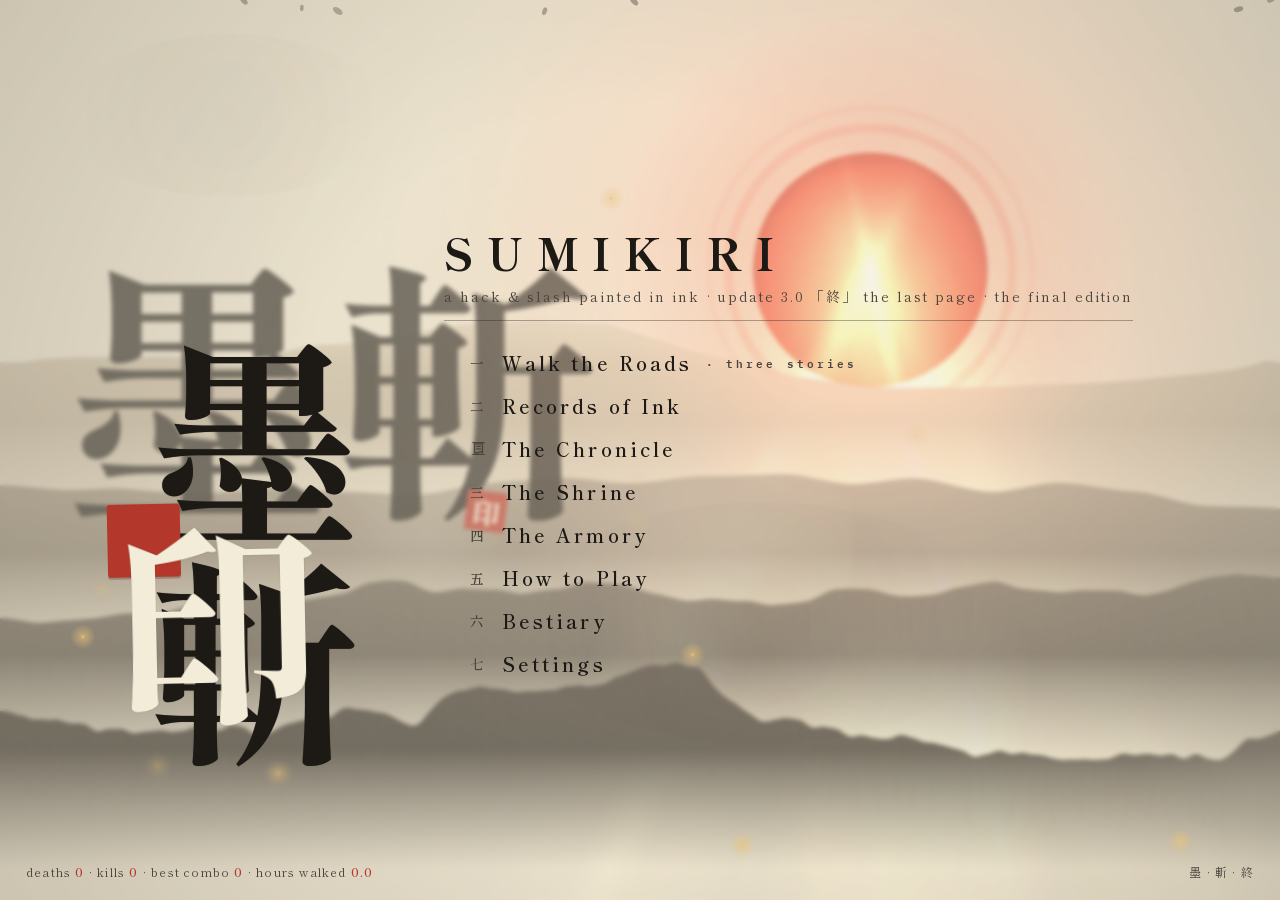
<file: public/game/index.html>
<!DOCTYPE html>
<html lang="en">
<head>
<meta charset="UTF-8"/>
<meta name="viewport" content="width=device-width,initial-scale=1,maximum-scale=1,user-scalable=no,viewport-fit=cover"/>
<meta name="mobile-web-app-capable" content="yes"/>
<meta name="apple-mobile-web-app-capable" content="yes"/>
<meta name="apple-mobile-web-app-status-bar-style" content="black-translucent"/>
<title>SUMIKIRI 墨斬 — ink &amp; steel</title>
<link rel="preconnect" href="https://fonts.googleapis.com">
<link href="https://fonts.googleapis.com/css2?family=Shippori+Mincho:wght@400;600;700;800&family=IBM+Plex+Mono:wght@400;600&display=swap" rel="stylesheet">
<style>
:root{
  --ink:#1d1a16; --ink2:#4a443c; --paper:#e9e1cd; --paper2:#f2ecd9; --paper3:#fbf7ec;
  --red:#b3372a; --red2:#8c2b1f; --gold:#8f6d1f; --gold2:#c9932a; --indigo:#2c3550;
}
*{margin:0;padding:0;box-sizing:border-box}
html,body{height:100%;overflow:hidden;background:var(--paper);touch-action:manipulation}
body{font-family:"Shippori Mincho",serif;color:var(--ink);-webkit-user-select:none;user-select:none;-webkit-touch-callout:none}
#cv{position:fixed;inset:0;display:block;touch-action:none}
body.playing #cv{cursor:none}
#ui{position:fixed;inset:0;pointer-events:none}
.screen{position:fixed;inset:0;display:none;flex-direction:column;align-items:center;justify-content:center;justify-content:safe center;pointer-events:auto;
  background:rgba(233,225,205,.72);-webkit-backdrop-filter:blur(9px) saturate(.92);backdrop-filter:blur(9px) saturate(.92);
  overflow-y:auto;padding:20px 0;animation:fadein .22s ease both}
.screen.on{display:flex}
#s-title{background:rgba(233,225,205,.38);-webkit-backdrop-filter:blur(2px);backdrop-filter:blur(2px)}
@keyframes fadein{from{opacity:0}to{opacity:1}}
.mono{font-family:"IBM Plex Mono",monospace}

.title-wrap{display:flex;align-items:center;gap:6vw}
.t-kanji{font-size:min(24vh,22vw);font-weight:800;line-height:1.02;letter-spacing:.02em;color:var(--ink);text-shadow:0 0 1px rgba(29,26,22,.4)}
.t-kanji span{display:block}
.t-kanji span:last-child{transform:rotate(-1.2deg) translateX(-.04em)}
.seal{display:flex;align-items:center;justify-content:center;background:var(--red);color:var(--paper2);font-weight:800;transform:rotate(4deg)}
.title-seal{width:.34em;height:.34em;font-size:min(24vh,22vw);margin-top:-1.2em;margin-left:-.14em;border-radius:3px;box-shadow:0 2px 0 rgba(60,16,10,.25)}
.t-side h1{font-size:clamp(26px,3.4vw,46px);font-weight:800;letter-spacing:.32em;margin-bottom:2px}
.t-side .tag{font-size:clamp(12px,1.1vw,15px);color:var(--ink2);letter-spacing:.14em;border-bottom:1px solid rgba(29,26,22,.35);padding-bottom:14px;margin-bottom:26px}
nav.menu{display:flex;flex-direction:column;gap:11px;align-items:flex-start}
.mbtn{background:none;border:none;font-family:inherit;font-size:clamp(17px,1.5vw,21px);font-weight:600;color:var(--ink);letter-spacing:.16em;cursor:pointer;display:flex;align-items:center;gap:14px;padding:2px 0;transition:transform .12s ease,color .12s ease}
.mbtn .idx{font-size:.72em;color:var(--ink2);width:1.4em;transition:color .12s}
.mbtn::before{content:"";width:9px;height:9px;border:1.5px solid var(--ink);transform:rotate(45deg) scale(.6);opacity:0;transition:all .13s ease}
.mbtn:hover{transform:translateX(8px);color:var(--red)}
.mbtn:hover::before{opacity:1;background:var(--red);border-color:var(--red);transform:rotate(45deg) scale(1)}
.mbtn:hover .idx{color:var(--red)}
.mbtn:disabled{opacity:.34;cursor:default}
.mbtn:disabled:hover{transform:none;color:var(--ink)}
.footline{position:fixed;left:26px;bottom:20px;font-size:12px;color:var(--ink2);letter-spacing:.1em}
.footline b{color:var(--red);font-weight:600}
.corner-note{position:fixed;right:26px;bottom:20px;font-size:12px;color:var(--ink2);letter-spacing:.1em}

.page{width:min(880px,92vw);max-height:88vh;display:flex;flex-direction:column}
.page-head{display:flex;align-items:baseline;justify-content:space-between;border-bottom:2px solid var(--ink);padding-bottom:12px;margin-bottom:6px}
.page-head h2{font-size:clamp(22px,2.6vw,32px);font-weight:800;letter-spacing:.18em}
.page-head .sub{font-size:12px;color:var(--ink2);letter-spacing:.14em}
.page-body{overflow-y:auto;padding:14px 6px 10px;scrollbar-width:thin;scrollbar-color:rgba(74,68,60,.5) transparent}
.page-body::-webkit-scrollbar{width:5px}
.page-body::-webkit-scrollbar-thumb{background:rgba(74,68,60,.5);border-radius:3px}
.ashline{font-size:15px;margin:4px 0 10px;color:var(--ink2)}
.ashline b{color:var(--ink);font-weight:700}

.row{display:flex;align-items:center;gap:16px;padding:12px 10px;border-bottom:1px dashed rgba(74,68,60,.35)}
.row .kan{font-size:34px;font-weight:800;width:52px;text-align:center;color:var(--ink);flex:none}
.row .mid{flex:1;min-width:0}
.row .mid b{font-size:17px;letter-spacing:.06em}
.row .mid p{font-size:13px;color:var(--ink2);margin:2px 0 4px;line-height:1.5}
.pips{display:flex;gap:5px;margin-top:4px}
.pip{width:9px;height:9px;border:1.5px solid var(--ink2);transform:rotate(45deg);opacity:.55}
.pip.f{background:var(--red);border-color:var(--red);opacity:1}
.wstats{font-size:12px;color:var(--ink2);letter-spacing:.02em}
/* update 2.3: the shelf between steel and arts — a vermilion rule with its chip */
.arm-sec{display:flex;align-items:center;gap:10px;margin:22px 0 4px;padding-bottom:6px;border-bottom:1.5px solid rgba(179,55,42,.45)}
.arm-sec .sk{font-size:19px;font-weight:800;color:var(--red);transform:rotate(-4deg)}
.arm-sec span:last-child{font-size:13px;font-weight:700;letter-spacing:.14em;color:var(--ink2)}
.buy{font-family:inherit;font-weight:700;font-size:16px;background:var(--paper3);border:1.5px solid var(--ink);color:var(--ink);
  padding:8px 18px;cursor:pointer;letter-spacing:.1em;box-shadow:2px 2px 0 rgba(29,26,22,.28);flex:none;transition:all .12s ease}
.buy:hover:not(:disabled){background:var(--red);border-color:var(--red);color:var(--paper2);transform:translate(-1px,-1px);box-shadow:3px 3px 0 rgba(140,43,31,.35)}
.buy:disabled{opacity:.38;cursor:default}
.buy.wide{padding:10px 26px;font-size:18px}

.seg{display:flex;border:1.5px solid var(--ink)}
.seg button{font-family:inherit;font-size:16px;font-weight:700;background:transparent;border:none;color:var(--ink);padding:7px 20px;cursor:pointer;letter-spacing:.1em}
.seg button+button{border-left:1.5px solid var(--ink)}
.seg button.on{background:var(--ink);color:var(--paper2)}
.seg button.danger.on{background:var(--red)}

.tgl{font-family:inherit;font-size:16px;font-weight:600;background:transparent;border:1.5px solid var(--ink);color:var(--ink);padding:8px 18px;cursor:pointer;letter-spacing:.1em}
.tgl.on{background:var(--gold);border-color:var(--gold);color:var(--paper3)}
.setrow{display:flex;align-items:center;justify-content:space-between;gap:20px;padding:13px 8px;border-bottom:1px dashed rgba(74,68,60,.35)}
.setrow .lab{font-size:17px;font-weight:600;letter-spacing:.08em}
.setrow .lab small{display:block;font-weight:400;font-size:12px;color:var(--ink2);letter-spacing:.05em}
/* update 2.3 「鍵」: the mapable hand — a two-column ledger of the keyboard */
.kb-head{display:flex;align-items:center;justify-content:space-between;gap:14px;margin:22px 0 0;padding:10px 8px 8px;border-bottom:1.5px solid rgba(179,55,42,.45)}
.kb-head .lab{font-size:17px;font-weight:600;letter-spacing:.08em}
.kb-head .lab small{display:block;font-weight:400;font-size:12px;color:var(--ink2);letter-spacing:.05em}
.kb-head .buy{padding:5px 14px;font-size:13px}
.keymap{display:grid;grid-template-columns:repeat(2,minmax(0,1fr));gap:0 22px;padding:2px 0}
.kb-row{display:flex;align-items:center;justify-content:space-between;gap:12px;padding:9px 8px;border-bottom:1px dashed rgba(74,68,60,.25)}
.kb-row .klab{font-size:14px;font-weight:600;letter-spacing:.06em}
.kb-row .klab small{display:block;font-weight:400;font-size:11px;color:var(--ink2);letter-spacing:.03em}
.kbtn{font-family:"IBM Plex Mono",monospace;font-weight:700;font-size:13px;min-width:86px;text-align:center;background:var(--paper3);
  border:1.5px solid var(--ink);color:var(--ink);padding:6px 10px;cursor:pointer;letter-spacing:.08em;box-shadow:2px 2px 0 rgba(29,26,22,.22);transition:all .12s ease;flex:none}
.kbtn:hover{border-color:var(--red);transform:translate(-1px,-1px)}
.kbtn.listening{background:var(--red);border-color:var(--red);color:var(--paper2);animation:kbpulse .7s ease-in-out infinite}
@keyframes kbpulse{0%,100%{box-shadow:2px 2px 0 rgba(140,43,31,.4)}50%{box-shadow:2px 2px 0 rgba(140,43,31,.9);transform:translate(-1px,-1px)}}
@media (max-width:560px){.keymap{grid-template-columns:1fr}.kb-head{flex-wrap:wrap}}
input[type=range]{-webkit-appearance:none;appearance:none;width:200px;height:3px;background:var(--ink2);outline:none}
input[type=range]::-webkit-slider-thumb{-webkit-appearance:none;appearance:none;width:16px;height:16px;background:var(--red);border-radius:50%;border:2px solid var(--paper3);cursor:pointer;box-shadow:0 1px 3px rgba(29,26,22,.4)}

#s-bless{background:rgba(29,26,22,.44);-webkit-backdrop-filter:blur(4px);backdrop-filter:blur(4px)}
#bless-wrap{display:flex;gap:4vw;padding:4vh 0 3vh;flex-wrap:wrap;justify-content:center}
/* ---- update 2.4 「印」: the inkmark hangs as a kakejiku — hook, cord, rod with
   jiku caps, brocade cloth, gold ichimonji, deckled paper, a carved hanko ---- */
.kake{display:flex;flex-direction:column;width:min(224px,26vw);cursor:pointer;position:relative;
  animation:kdrop .62s cubic-bezier(.22,1.18,.36,1) both;transform-origin:50% -20px;transition:transform .34s ease}
.kake:nth-child(2){animation-delay:.08s}
.kake:nth-child(3){animation-delay:.16s}
@keyframes kdrop{0%{opacity:0;transform:translateY(-56px) rotate(-2.2deg)}
  62%{opacity:1;transform:translateY(4px) rotate(.9deg)}
  100%{opacity:1;transform:rotate(0)}}
.kake:hover{transform:rotate(.7deg)}
.kake:hover .k-paper{box-shadow:inset 0 0 46px rgba(120,100,60,.17),0 16px 26px rgba(29,26,22,.5)}
.k-hook{position:relative;height:20px;flex:none}
.k-hook i{position:absolute;top:0;width:2px;height:21px;background:linear-gradient(#4a3f2e,#211c15);transform-origin:bottom center}
.k-hook i:first-child{left:calc(50% - 12px);transform:rotate(13deg)}
.k-hook i:last-child{left:calc(50% + 10px);transform:rotate(-13deg)}
.k-hook::after{content:'';position:absolute;left:calc(50% - 3px);top:-3px;width:6px;height:6px;border-radius:50%;
  background:radial-gradient(circle at 35% 35%,#5a4a34,#241d14);box-shadow:0 1px 1px rgba(0,0,0,.4)}
.k-rod{display:flex;align-items:center;height:13px;margin:0 -15px;flex:none;filter:drop-shadow(0 3px 3px rgba(29,26,22,.45))}
.k-rod .cap{flex:none;width:9px;height:13px;border-radius:3px;background:linear-gradient(90deg,#221b12,#4a3a26 45%,#241c12)}
.k-rod .bar{flex:1;height:9px;background:linear-gradient(180deg,#3a2e1d,#5a4630 40%,#2c2316);border-radius:1px}
.k-rod.bot{height:10px;margin:0 -12px}
.k-rod.bot .cap{width:7px;height:10px}
.k-rod.bot .bar{height:7px}
.k-ten,.k-chi{flex:none;border-left:2px solid #0e0b08;border-right:2px solid #0e0b08;
  background-color:#241d16;
  background-image:
    linear-gradient(45deg,rgba(201,147,42,.16) 25%,transparent 25%,transparent 75%,rgba(201,147,42,.16) 75%),
    linear-gradient(-45deg,rgba(201,147,42,.16) 25%,transparent 25%,transparent 75%,rgba(201,147,42,.16) 75%);
  background-size:13px 13px;
  box-shadow:inset 0 3px 6px rgba(0,0,0,.55),inset 0 -3px 6px rgba(0,0,0,.5)}
.k-ten{height:46px}
.k-chi{height:26px}
.k-ichi{flex:none;height:5px;border-left:2px solid #0e0b08;border-right:2px solid #0e0b08;
  background:linear-gradient(90deg,#8f6d1f,#c9932a 18%,#e0b04c 50%,#c9932a 82%,#8f6d1f)}
.k-paper{position:relative;flex:none;background:var(--paper3);padding:24px 18px 32px;display:flex;flex-direction:column;align-items:center;text-align:center;min-height:288px;
  background-image:url("data:image/svg+xml,%3Csvg xmlns='http://www.w3.org/2000/svg' width='280' height='280'%3E%3Cfilter id='w'%3E%3CfeTurbulence type='fractalNoise' baseFrequency='0.8' numOctaves='2' seed='7'/%3E%3CfeColorMatrix values='0 0 0 0 0.45 0 0 0 0 0.40 0 0 0 0 0.32 0 0 0 0.06 0'/%3E%3C/filter%3E%3Crect width='280' height='280' filter='url(%23w)'/%3E%3C/svg%3E");
  border-left:2px solid #0e0b08;border-right:2px solid #0e0b08;
  box-shadow:inset 0 0 44px rgba(120,100,60,.16),inset 0 1px 0 rgba(255,255,255,.22),0 7px 16px rgba(29,26,22,.38);
  transition:box-shadow .2s ease}
.k-tate{position:absolute;left:8px;top:20px;writing-mode:vertical-rl;text-orientation:upright;
  font-size:10px;font-weight:800;letter-spacing:.3em;color:var(--ink2);opacity:.72}
.k-tate.r1{color:var(--gold)}
.k-tate.r2{color:var(--red)}
.k-seal{position:absolute;right:11px;bottom:10px;width:34px;height:34px;display:flex;align-items:center;justify-content:center;
  font-family:"Shippori Mincho",serif;font-weight:800;font-size:19px;border-radius:4px;transform:rotate(-5deg);
  box-shadow:0 1px 2px rgba(29,26,22,.28)}
.k-seal::after{content:'';position:absolute;inset:2.5px;border:1.5px solid currentColor;border-radius:2px;opacity:.5}
.k-seal.r0{color:var(--ink2);border:2px solid var(--ink2);background:rgba(251,247,236,.55)}
.k-seal.r1{color:var(--paper3);border:2px solid #a87c22;background:linear-gradient(160deg,#d8a437,#b3842a)}
.k-seal.r2{color:var(--paper3);border:2px solid var(--red2);background:linear-gradient(160deg,#c4432f,#9a2c1f);
  box-shadow:0 1px 2px rgba(29,26,22,.28),inset 0 0 6px rgba(20,8,6,.4)}
.b-kan{font-size:62px;font-weight:800;line-height:1.06;margin:6px 0 2px;transform:rotate(-1.4deg)}
.b-name{font-size:18px;font-weight:700;letter-spacing:.08em}
.b-brush{width:66%;height:9px;margin:11px auto 9px;overflow:visible}
.b-brush path{fill:none;stroke:var(--ink);stroke-width:1.5;stroke-linecap:round;opacity:.8}
.b-brush path.thin{stroke-width:.9;opacity:.4}
.b-brush circle{fill:var(--ink);opacity:.45}
.b-desc{font-size:13px;color:var(--ink2);line-height:1.65;max-width:200px}
.b-key{margin-top:auto;padding-top:14px;font-size:11px;color:var(--ink2);letter-spacing:.14em}
#bless-owned{color:rgba(242,236,217,.85);font-size:13px;letter-spacing:.08em}
#bless-owned i{font-style:normal;font-family:"Shippori Mincho",serif;font-weight:800;font-size:11.5px;
  display:inline-flex;align-items:center;justify-content:center;min-width:18px;height:18px;padding:0 3px;margin:0 5px 0 2px;
  background:linear-gradient(160deg,#c4432f,#9a2c1f);color:var(--paper2);border-radius:2.5px;transform:rotate(-4deg);
  box-shadow:inset 0 0 4px rgba(20,8,6,.45);vertical-align:-3px}
#bless-head{color:var(--paper2);font-size:22px;font-weight:700;letter-spacing:.24em}
#bless-sub{color:rgba(242,236,217,.6);font-size:12px;letter-spacing:.16em;margin-top:6px}
/* the pause screen keeps its list as the same red paste */
.stat-line b.mk{display:inline-flex;align-items:center;justify-content:center;min-width:19px;height:19px;padding:0 3px;
  font-family:"Shippori Mincho",serif;font-weight:800;font-size:12px;color:var(--paper2);
  background:linear-gradient(160deg,#c4432f,#9a2c1f);border-radius:3px;transform:rotate(-4deg);
  box-shadow:inset 0 0 4px rgba(20,8,6,.45);margin:0 2px;vertical-align:-4px}

.big-kan{font-size:clamp(90px,18vh,170px);font-weight:800;color:var(--red);line-height:1;margin:0 0 10px;
  transform:rotate(-7deg);animation:stamp .38s cubic-bezier(.25,1.6,.4,1) both}
@keyframes stamp{from{opacity:0;transform:rotate(-7deg) scale(2.6)}to{opacity:1;transform:rotate(-7deg) scale(1)}}
.death-line{font-size:16px;color:var(--ink2);max-width:520px;text-align:center;line-height:1.9;margin-bottom:8px;font-style:italic}
.stat-line{font-size:13.5px;color:var(--ink2);margin:6px 0 22px;text-align:center;letter-spacing:.04em}
.stat-line b{color:var(--ink);font-weight:700}
.stat-line .r{color:var(--red);font-weight:700}
.btnrow{display:flex;flex-direction:column;align-items:center;gap:9px}
.rec-note{font-size:12.5px;color:var(--gold);letter-spacing:.08em;margin-top:14px;min-height:18px}

.act-strip{display:flex;gap:14px;flex-wrap:wrap;justify-content:center;padding:16px 0 10px}
.story-head{display:flex;align-items:baseline;gap:12px;margin:20px 0 0;padding:0 6px;border-bottom:2px solid var(--ink);padding-bottom:6px}
.story-head .sk{font-size:34px;font-weight:800;line-height:1}
.story-head .sn{font-weight:800;letter-spacing:.16em;font-size:15px}
.story-head .ss{font-size:10.5px;color:var(--ink2);letter-spacing:.12em}
.story-head.s2{border-color:var(--red)}
.story-head.s2 .sk{color:var(--red)}
.story-head.s2 .sn{color:var(--red)}
.act-node.s2 .a-kan{color:var(--red)}
.act-node.s2{border-color:var(--red)}
.act-node{width:150px;padding:16px 10px 14px;border:2px solid var(--ink);background:var(--paper3);cursor:pointer;text-align:center;position:relative;
  box-shadow:3px 3px 0 rgba(29,26,22,.24);transition:transform .13s ease,box-shadow .13s ease}
.act-node:hover:not(.locked){transform:translate(-2px,-2px);box-shadow:5px 5px 0 rgba(179,55,42,.32);border-color:var(--red)}
.act-node .a-kan{font-size:44px;font-weight:800;line-height:1.1}
.act-node .a-name{font-size:12.5px;font-weight:700;letter-spacing:.04em;margin-top:6px;line-height:1.4;min-height:34px}
.act-node .a-tag{font-size:10.5px;color:var(--ink2);letter-spacing:.12em;margin-top:4px}
.act-node.locked{opacity:.5;cursor:default}
.act-node .lock{position:absolute;inset:0;display:flex;align-items:center;justify-content:center;background:rgba(233,225,205,.72)}
.act-node .lock span{display:inline-block;background:var(--ink2);color:var(--paper);font-weight:800;padding:4px 10px;transform:rotate(-8deg);font-size:14px;letter-spacing:.2em}
.act-node.cur{border-color:var(--red)}
.act-node .a-dots{display:flex;gap:4px;justify-content:center;margin-top:8px}
.act-node .a-dots i{width:5px;height:5px;background:var(--ink2);border-radius:50%;opacity:.4}
.act-node .a-dots i.done{background:var(--red);opacity:1}
.act-node.side-node{border-style:dashed}
.act-node.side-node .a-kan{color:var(--red)}

/* update 3.0 「終」: the third road — the last page. it does not wear the
   vermilion; it wears ink and the red seal, on the whitest paper */
.story-head.s3{border-bottom:4px double var(--ink)}
.story-head.s3 .sk{color:var(--red)}
.act-node.s3{background:var(--paper3)}
.act-node.s3 .a-kan{color:var(--red)}
.s3-done{margin:14px 6px 0;padding:10px 12px;border:2px dashed var(--ink2);color:var(--ink2);font-size:11.5px;letter-spacing:.14em;display:flex;align-items:center;gap:10px}
#hero-pick{display:none}
#hero-pick.on{display:flex;flex-direction:column;gap:14px;margin:18px 0 8px;padding:20px 14px;border:2px solid var(--ink);background:var(--paper3);box-shadow:4px 4px 0 rgba(29,26,22,.24);animation:hp-in .18s ease}
@keyframes hp-in{from{opacity:0;transform:translateY(6px)}to{opacity:1;transform:none}}
.hp-head{font-weight:800;letter-spacing:.18em;font-size:13.5px;text-align:center}
.hp-cards{display:flex;gap:12px;justify-content:center;flex-wrap:wrap}
.hp-card{flex:1 1 170px;max-width:250px;display:flex;flex-direction:column;align-items:center;gap:6px;padding:18px 12px 16px;border:2px solid var(--ink);background:var(--paper2);cursor:pointer;font-family:inherit;box-shadow:3px 3px 0 rgba(29,26,22,.24);transition:transform .13s ease,box-shadow .13s ease,border-color .13s ease}
.hp-card:hover{transform:translate(-2px,-2px);box-shadow:5px 5px 0 rgba(179,55,42,.32);border-color:var(--red)}
.hp-card .hk{font-size:34px;font-weight:800;line-height:1}
.hp-card[data-hero="1"] .hk{color:var(--ink)}
.hp-card[data-hero="2"] .hk{color:var(--red)}
.hp-card .hn{font-weight:800;font-size:12.5px;letter-spacing:.1em}
.hp-card .hs{font-size:10.5px;color:var(--ink2);line-height:1.55;text-align:center}

.helpgrid{display:grid;grid-template-columns:repeat(auto-fit,minmax(300px,1fr));gap:6px 26px;padding:8px 2px}
.helpcol h4{font-size:15px;font-weight:800;letter-spacing:.18em;border-bottom:1px solid var(--ink2);padding-bottom:6px;margin:12px 0 8px}
.hrow{display:flex;justify-content:space-between;font-size:13px;color:var(--ink2);padding:4.5px 0;border-bottom:1px dotted rgba(74,68,60,.25)}
.hrow b{color:var(--ink);font-weight:600}
.besti{display:grid;grid-template-columns:repeat(auto-fit,minmax(280px,1fr));gap:2px 22px}
.brow{display:flex;gap:12px;align-items:baseline;padding:7px 2px;border-bottom:1px dotted rgba(74,68,60,.25)}
.brow .bk{font-size:26px;font-weight:800;width:34px;flex:none;text-align:center}
.brow .bn{font-size:13.5px;font-weight:700}
.brow .bd{font-size:12px;color:var(--ink2);line-height:1.5}

#s-pause .big-kan{color:var(--ink);transform:rotate(0)}
.recs-tabs{display:flex;gap:8px;margin:8px 0 12px;justify-content:center;flex-wrap:wrap}
.recs-tabs button{font-family:inherit;font-size:15px;font-weight:700;letter-spacing:.14em;background:transparent;border:1.5px solid var(--ink);color:var(--ink);padding:7px 20px;cursor:pointer}
.recs-tabs button.on{background:var(--ink);color:var(--paper2)}
.rec-list{width:100%;max-width:640px}
.rec-h,.rec-r{display:grid;grid-template-columns:44px 1.4fr 70px 60px 84px 46px;gap:6px;align-items:center;padding:7px 12px;font-size:13px}
.rec-h{color:var(--ink2);font-size:11px;letter-spacing:.14em;border-bottom:2px solid var(--ink)}
.rec-r{border-bottom:1px dashed rgba(74,68,60,.3);background:var(--paper3)}
.rec-r.me{outline:2px solid var(--gold);background:#f6efdb}
.rec-r .pos{font-weight:800;color:var(--red)}
.rec-r .nm{font-weight:600;overflow:hidden;text-overflow:ellipsis;white-space:nowrap}
.rec-r .dim{color:var(--ink2)}
.rec-empty{padding:26px 0;text-align:center;color:var(--ink2);font-size:14px;letter-spacing:.06em}
#rec-own{font-size:12.5px;color:var(--gold);letter-spacing:.08em;margin:12px 0 0;text-align:center;min-height:18px}

/* the paper pages get a little life: slow mist that drifts behind the
   content, and brushed corner-marks hung at boot. none of it is clickable */
.page{position:relative}
.page::before{content:"";position:absolute;inset:0;pointer-events:none;z-index:-1;
  background:
    radial-gradient(340px 130px at 24% 30%,rgba(120,96,60,.06),transparent 70%),
    radial-gradient(420px 150px at 68% 74%,rgba(120,96,60,.06),transparent 70%);
  animation:pagemist 52s linear infinite alternate}
@keyframes pagemist{from{transform:translateX(-70px)}to{transform:translateX(70px)}}
.pg-corner{position:absolute;pointer-events:none;opacity:.55;z-index:-1}
.pg-corner.tl{top:2px;left:2px}
.pg-corner.br{bottom:2px;right:2px;transform:rotate(180deg)}

/* the chronicle: a makimono that unrolls — ink rods above and below,
   the paper breathing between them */
.chrono{width:min(700px,94vw);display:flex;flex-direction:column;
  animation:chronodrop .55s cubic-bezier(.2,1.4,.4,1) both}
@keyframes chronodrop{from{opacity:0;transform:translateY(-40px)}to{opacity:1;transform:none}}
.chrono .rod{height:15px;background:var(--ink);border-radius:8px;flex:none;position:relative;
  box-shadow:0 4px 10px rgba(29,26,22,.42)}
.chrono .rod::before,.chrono .rod::after{content:"";position:absolute;top:-3.5px;width:22px;height:22px;
  border-radius:50%;background:var(--ink2);box-shadow:0 2px 5px rgba(29,26,22,.35)}
.chrono .rod::before{left:-7px}
.chrono .rod::after{right:-7px}
.chrono .rod.top{border-bottom:3px solid var(--red2)}
.chrono-paper{background:var(--paper3);padding:24px 28px 16px;display:flex;flex-direction:column;max-height:74vh;
  box-shadow:inset 0 0 44px rgba(120,100,60,.16),0 10px 26px rgba(29,26,22,.32);position:relative}
.chrono-head{text-align:center;margin-bottom:10px;flex:none}
.chrono-head h2{font-size:clamp(22px,2.6vw,30px);font-weight:800;letter-spacing:.2em}
.chrono-head .sub{font-size:12px;color:var(--ink2);letter-spacing:.16em;margin-top:4px}
.chrono-body{overflow-y:auto;padding:2px 6px 6px;scrollbar-width:thin;scrollbar-color:rgba(74,68,60,.5) transparent}
.chrono-body::-webkit-scrollbar{width:5px}
.chrono-body::-webkit-scrollbar-thumb{background:rgba(74,68,60,.5);border-radius:3px}
.ch-ver{margin:6px 0 20px}
.ch-vhead{display:flex;align-items:center;gap:12px;margin-bottom:8px}
.ch-vhead .ch-kan{width:40px;height:40px;flex:none;display:flex;align-items:center;justify-content:center;
  background:var(--red);color:var(--paper2);font-weight:800;font-size:21px;border-radius:4px;transform:rotate(-4deg);
  box-shadow:2px 2px 0 rgba(60,16,10,.25)}
.ch-vname{font-size:16.5px;font-weight:800;letter-spacing:.08em;line-height:1.3}
.ch-vname small{display:block;font-size:11.5px;color:var(--ink2);font-weight:400;letter-spacing:.05em}
.ch-vline{flex:1;height:2px;background:var(--ink);opacity:.72;min-width:24px}
.ch-item{display:flex;gap:11px;padding:7px 2px;border-bottom:1px dotted rgba(74,68,60,.28);font-size:13px;
  color:var(--ink2);line-height:1.6}
.ch-item:last-child{border-bottom:none}
.ch-tag{flex:none;width:36px;height:22px;margin-top:2px;display:flex;align-items:center;justify-content:center;
  font-weight:700;font-size:12.5px;border:1.5px solid;letter-spacing:.02em}
.ch-tag.t-new{color:var(--red);border-color:var(--red)}
.ch-tag.t-fix{color:var(--gold);border-color:var(--gold)}
.ch-tag.t-vis{color:var(--gold2);border-color:var(--gold2)}
.ch-tag.t-cbt{color:var(--ink);border-color:var(--ink)}
.ch-tag.t-eco{color:var(--red2);border-color:var(--red2)}
.ch-tag.t-base{color:var(--ink2);border-color:var(--ink2)}

#s-submit .field{display:flex;flex-direction:column;align-items:center;gap:14px;margin-top:8px}
#s-submit input{font-family:inherit;font-size:24px;font-weight:700;text-align:center;letter-spacing:.1em;width:min(340px,80vw);
  background:var(--paper3);border:none;border-bottom:3px solid var(--ink);padding:10px 8px;color:var(--ink);outline:none}
#s-submit input:focus{border-bottom-color:var(--red)}
#s-submit .hint{font-size:12px;color:var(--ink2);letter-spacing:.08em}

/* codex: the page stops when a stranger steps on it */
#s-codex{background:rgba(29,26,22,.5);-webkit-backdrop-filter:blur(5px);backdrop-filter:blur(5px)}
/* update 2.4 「印」: the codex sits on grained washi, sealed with carved paste */
.codex-card{display:flex;width:min(820px,94vw);max-height:88vh;background:var(--paper3);border:2px solid var(--ink);
  background-image:url("data:image/svg+xml,%3Csvg xmlns='http://www.w3.org/2000/svg' width='280' height='280'%3E%3Cfilter id='w'%3E%3CfeTurbulence type='fractalNoise' baseFrequency='0.8' numOctaves='2' seed='11'/%3E%3CfeColorMatrix values='0 0 0 0 0.45 0 0 0 0 0.40 0 0 0 0 0.32 0 0 0 0.055 0'/%3E%3C/filter%3E%3Crect width='280' height='280' filter='url(%23w)'/%3E%3C/svg%3E");
  box-shadow:inset 0 0 60px rgba(120,100,60,.14),0 18px 40px rgba(29,26,22,.5);
  animation:cxin .34s cubic-bezier(.2,1.3,.4,1) both}
@keyframes cxin{from{opacity:0;transform:translateY(26px) scale(.94) rotate(-.6deg)}to{opacity:1;transform:none}}
.codex-left{flex:none;width:min(272px,40vw);position:relative;background:var(--paper2);border-right:2px solid var(--ink);display:flex;
  background-image:url("data:image/svg+xml,%3Csvg xmlns='http://www.w3.org/2000/svg' width='280' height='280'%3E%3Cfilter id='w2'%3E%3CfeTurbulence type='fractalNoise' baseFrequency='0.8' numOctaves='2' seed='11'/%3E%3CfeColorMatrix values='0 0 0 0 0.45 0 0 0 0 0.40 0 0 0 0 0.32 0 0 0 0.055 0'/%3E%3C/filter%3E%3Crect width='280' height='280' filter='url(%23w2)'/%3E%3C/svg%3E")}
#codex-cv{width:100%;height:auto;display:block;margin:auto;animation:cxfloat 3.4s ease-in-out infinite}
@keyframes cxfloat{0%,100%{transform:translateY(0)}50%{transform:translateY(-6px)}}
.codex-seal{position:absolute;right:14px;bottom:12px;width:44px;height:44px;display:flex;align-items:center;justify-content:center;
  background:linear-gradient(160deg,#c4432f,#9a2c1f);color:var(--paper2);font-family:"Shippori Mincho",serif;font-weight:800;font-size:21px;
  border-radius:5px;border:2px solid var(--red2);transform:rotate(-6deg);
  box-shadow:0 2px 4px rgba(29,26,22,.35),inset 0 0 7px rgba(20,8,6,.45)}
.codex-seal::after{content:'';position:absolute;inset:3px;border:1.5px solid rgba(242,236,217,.55);border-radius:3px}
.codex-right{flex:1;min-width:0;padding:22px 28px 18px;display:flex;flex-direction:column}
.cx-head{display:flex;align-items:baseline;gap:14px;border-bottom:2px solid var(--ink);padding-bottom:10px}
.cx-kan{font-size:44px;font-weight:800;line-height:1;color:var(--ink);flex:none}
.cx-title{flex:1;min-width:0}
.cx-name{font-size:clamp(18px,2.2vw,24px);font-weight:800;letter-spacing:.12em;white-space:nowrap;overflow:hidden;text-overflow:ellipsis}
.cx-class{font-size:11px;letter-spacing:.22em;color:var(--red);font-weight:700;margin-top:3px}
.cx-no{font-size:11px;color:var(--ink2);letter-spacing:.14em;flex:none}
.cx-stats{display:flex;gap:22px;padding:10px 2px 0;flex:none}
.cx-stat{display:flex;align-items:center;gap:8px}
.cx-stat .lab{font-size:9.5px;letter-spacing:.18em;color:var(--ink2);font-weight:700}
.cx-pips{display:flex;gap:4px}
.cx-pip{width:8px;height:8px;border:1.5px solid var(--ink2);transform:rotate(45deg);opacity:.5}
.cx-pip.f{background:var(--ink);border-color:var(--ink);opacity:1}
.cx-desc{font-size:13.5px;line-height:1.75;color:var(--ink2);margin:10px 0 12px;font-style:italic;flex:none}
.cx-sec{font-size:11px;font-weight:800;letter-spacing:.26em;color:var(--ink);border-bottom:1px solid var(--ink2);padding-bottom:5px;flex:none}
.cx-atks{overflow-y:auto;scrollbar-width:thin;scrollbar-color:rgba(74,68,60,.5) transparent}
.cx-atks::-webkit-scrollbar{width:5px}
.cx-atks::-webkit-scrollbar-thumb{background:rgba(74,68,60,.5);border-radius:3px}
.cx-atk{display:flex;flex-wrap:wrap;align-items:baseline;gap:8px;padding:8px 2px;border-bottom:1px dotted rgba(74,68,60,.3)}
.cx-atk b{font-size:14.5px;letter-spacing:.04em;font-weight:700}
.cx-atk p{flex-basis:100%;font-size:12px;color:var(--ink2);line-height:1.5;margin:1px 0 0}
.cx-bdg{font-size:9.5px;font-weight:800;letter-spacing:.12em;padding:1.5px 7px;border:1px solid currentColor;flex:none}
.cx-bdg.par{color:var(--red)}
.cx-bdg.def{color:var(--gold)}
.cx-hint{margin-top:auto;padding-top:14px;font-size:11.5px;letter-spacing:.14em;color:var(--ink2);text-align:right;flex:none}
@media (max-width:700px){
  .codex-card{flex-direction:column;overflow-y:auto}
  .codex-left{width:100%;border-right:none;border-bottom:2px solid var(--ink)}
  #codex-cv{width:min(230px,62vw)}
  .codex-right{padding:16px 18px 14px}
  .cx-kan{font-size:36px}
  .cx-atks{overflow:visible}}

#rotate{position:fixed;inset:0;z-index:40;display:none;flex-direction:column;align-items:center;justify-content:center;gap:18px;background:var(--paper)}
#rotate.on{display:flex}
.rkan{font-size:120px;font-weight:800;color:var(--ink);animation:spinq 2.6s ease-in-out infinite}
@keyframes spinq{0%,20%{transform:rotate(0)}55%,75%{transform:rotate(180deg)}100%{transform:rotate(360deg)}}
#rotate p{font-size:15px;color:var(--ink2);letter-spacing:.1em;text-align:center;line-height:1.8}
@media (max-width:860px){
  .title-wrap{gap:4vw}
  .t-side h1{letter-spacing:.18em}
  .rec-h,.rec-r{grid-template-columns:36px 1.3fr 58px 52px 72px 38px;font-size:12px;padding:6px 8px}
}

/* ---- the phone carries its own page: fat thumbs, small window, no hover ---- */
*{-webkit-tap-highlight-color:transparent}
@media (pointer:coarse){
  .mbtn{padding:11px 2px;min-height:46px}
  .mbtn:active{transform:translateX(8px);color:var(--red)}
  .mbtn:active .idx{color:var(--red)}
  .buy{min-height:46px}
  .buy:active:not(:disabled){background:var(--red);border-color:var(--red);color:var(--paper2);transform:none;box-shadow:2px 2px 0 rgba(140,43,31,.35)}
  .tgl{min-height:46px}
  .tgl:active{background:var(--ink);border-color:var(--ink);color:var(--paper2)}
  .seg button{min-height:46px;padding:7px 16px}
  .seg button:active{background:var(--ink);color:var(--paper2)}
  .recs-tabs button{min-height:46px;padding:9px 16px;font-size:14px}
  .recs-tabs button:active{background:var(--ink);color:var(--paper2)}
  .kake:active .k-paper{box-shadow:inset 0 0 44px rgba(120,100,60,.16),0 4px 10px rgba(29,26,22,.35)}
  input[type=range]{width:170px}
  input[type=range]::-webkit-slider-thumb{width:22px;height:22px}
  .rkan{font-size:84px}
}
.setrow.hapt{display:none}
@media (pointer:coarse){.setrow.hapt{display:flex}}

@media (max-width:620px){
  /* the title kneels: kanji in a row, menu centered beneath */
  .title-wrap{flex-direction:column;gap:12px;padding-top:1vh}
  .t-kanji{display:flex;align-items:flex-start;font-size:min(15vh,19vw);line-height:1}
  .t-kanji span{display:inline-block}
  .t-kanji span:last-child{transform:rotate(-1.2deg)}
  .title-seal{font-size:inherit;width:.34em;height:.34em;margin:.1em 0 0 .14em;box-shadow:0 2px 0 rgba(60,16,10,.25)}
  .t-side{display:flex;flex-direction:column;align-items:center;text-align:center}
  .t-side .tag{padding-bottom:10px;margin-bottom:14px;letter-spacing:.1em}
  nav.menu{align-items:center;gap:6px}
  .mbtn{letter-spacing:.1em;font-size:17px}
  .corner-note{display:none}
  .footline{position:static;transform:none;margin-top:10px;font-size:11px;text-align:center;letter-spacing:.08em}
  .screen{padding:14px 0}
  .rkan{font-size:76px}
}
/* short portraits (menu + kanji must fit without a scroll): tighter rows */
@media (max-width:620px) and (max-height:820px){
  .t-kanji{font-size:min(11vh,15vw)}
  nav.menu{gap:4px}
  .mbtn{min-height:40px;padding:8px 2px}
  .t-side .tag{padding-bottom:8px;margin-bottom:10px}
}
@media (max-width:560px){
  .page{width:min(880px,94vw);max-height:86vh;max-height:86dvh}
  .page-head h2{letter-spacing:.12em;font-size:20px}
  .page-head .sub{font-size:10.5px}
  /* shrine/armory rows stack: kanji beside the words, the price below */
  .row{display:grid;grid-template-columns:44px 1fr;gap:2px 12px;padding:14px 2px}
  .row .kan{grid-row:1;font-size:28px;width:44px}
  .row .mid{grid-column:2}
  .row .mid b{font-size:15.5px}
  .row .mid p{font-size:12px}
  .row .buy{grid-column:1/-1;justify-self:stretch;margin-top:8px;text-align:center}
  .pips{margin-top:2px}
  /* blessings: two kakejiku abreast on a narrow page */
  #bless-wrap{gap:3.4vw;padding:3vh 0 2vh}
  .kake{width:min(212px,44vw)}
  .k-paper{min-height:234px;padding:16px 12px 30px}
  .k-ten{height:32px}
  .k-chi{height:20px}
  .k-rod{margin:0 -11px;height:11px}
  .k-rod .cap{width:7px;height:11px}
  .b-kan{font-size:46px}
  .b-name{font-size:15px}
  .b-desc{font-size:12px;max-width:100%}
  .b-key{font-size:9.5px;padding-top:8px}
  .k-seal{width:29px;height:29px;font-size:16px;right:8px;bottom:8px}
  .k-tate{left:6px;top:16px;font-size:9px}
  /* records: four honest columns fit where six jostle */
  .rec-h,.rec-r{grid-template-columns:30px 1.6fr 48px 58px;font-size:11.5px;gap:4px;padding:7px 6px}
  .rec-h span:nth-child(4),.rec-r span:nth-child(4){display:none} /* kills fold into the story */
  .rec-h span:nth-child(6),.rec-r span:nth-child(6){display:none} /* difficulty reads in the rank */
  /* the roads: two nodes abreast */
  .act-strip{gap:10px}
  .story-head{gap:8px;margin:14px 0 0}
  .story-head .sk{font-size:26px}
  .story-head .sn{font-size:12.5px;letter-spacing:.1em}
  .story-head .ss{display:none}
  .act-node{width:44vw;max-width:175px;padding:12px 8px 10px}
  .act-node .a-kan{font-size:36px}
  .act-node .a-name{min-height:32px;font-size:11.5px}
  .helpgrid{grid-template-columns:1fr}
  .besti{grid-template-columns:1fr}
  .setrow{flex-wrap:wrap;row-gap:10px}
  .seg{width:100%;display:flex}
  .seg button{flex:1}
  .chrono{width:96vw}
  .chrono-paper{max-height:72vh;max-height:72dvh;padding:16px 14px 12px}
  .ch-item{font-size:12.5px}
  #s-submit input{width:min(300px,86vw);font-size:21px}
}
@media (max-width:560px) and (max-height:760px){
  .big-kan{font-size:clamp(72px,14vh,120px)}
  .k-paper{min-height:208px}
  .k-ten{height:26px}
}
/* landscape phones: short windows kneel the title down to size */
@media (max-height:520px) and (min-width:561px){
  .title-wrap{gap:3vw;align-items:center}
  .t-kanji{font-size:min(13vh,9vw)}
  .title-seal{margin-top:-1em}
  .t-side h1{font-size:clamp(20px,2.6vw,30px);letter-spacing:.2em;margin-bottom:2px}
  .t-side .tag{font-size:11px;padding-bottom:8px;margin-bottom:14px}
  nav.menu{gap:5px}
  .mbtn{font-size:clamp(14px,1.7vh,17px);padding:3px 0;min-height:0}
  .footline{display:none}
  .corner-note{bottom:8px;right:14px;font-size:10px}
  .page{max-height:92vh;max-height:92dvh}
  .big-kan{font-size:clamp(64px,16vh,110px)}
  .death-line{font-size:14px;max-width:92vw}
  .stat-line{font-size:12px;margin:4px 0 14px}
  .btnrow{gap:6px}
  .screen{padding:12px 0}
}
</style>
<link rel="stylesheet" href="menufx.css">
</head>
<body>
<canvas id="cv"></canvas>
<div id="ui">

<div class="screen on" id="s-title">
  <div class="title-wrap">
    <div class="t-kanji"><span>墨</span><span>斬</span><span class="seal title-seal">印</span></div>
    <div class="t-side">
      <h1>SUMIKIRI</h1>
      <div class="tag">a hack &amp; slash painted in ink · update 3.0 「終」 the last page · the final edition</div>
      <nav class="menu">
        <button class="mbtn" data-go="acts"><span class="idx">一</span>Walk the Roads <small class="mono" style="font-size:11px;color:var(--ink2)">· three stories</small></button>
        <button class="mbtn" data-go="records"><span class="idx">二</span>Records of Ink</button>
        <button class="mbtn" data-go="chrono" aria-label="The Chronicle — every change the ink has taken"><span class="idx" style="display:flex;align-items:center;justify-content:center"><svg width="19" height="19" viewBox="0 0 24 24" fill="none" stroke="currentColor" stroke-width="1.7" stroke-linecap="round" stroke-linejoin="round" aria-hidden="true" style="display:block"><path d="M5 4.6h14"/><path d="M5 19.4h14"/><path d="M7 6.2h10V17c-1.7-.9-3.3-.9-5 0-1.7.9-3.3.9-5 0z"/><path d="M9.7 9.4h4.6"/><path d="M9.7 12.4h4.6"/></svg></span>The Chronicle</button>
        <button class="mbtn" data-go="shrine"><span class="idx">三</span>The Shrine</button>
        <button class="mbtn" data-go="armory"><span class="idx">四</span>The Armory</button>
        <button class="mbtn" data-go="help"><span class="idx">五</span>How to Play</button>
        <button class="mbtn" data-go="besti"><span class="idx">六</span>Bestiary</button>
        <button class="mbtn" data-go="settings"><span class="idx">七</span>Settings</button>
      </nav>
    </div>
  </div>
  <div class="footline" id="title-stats"></div>
  <div class="corner-note">墨 · 斬 · 終</div>
</div>

<div class="screen" id="s-acts">
  <div class="page">
    <div class="page-head"><h2>THE ROADS 路</h2><span class="sub">three stories · one page</span></div>
    <div class="page-body">
      <div id="roads-body"></div>
      <div class="btnrow" style="margin-top:14px"><button class="mbtn" data-go="title"><span class="idx">◆</span>Back</button></div>
    </div>
  </div>
</div>

<div class="screen" id="s-shrine">
  <div class="page">
    <div class="page-head"><h2>THE SHRINE 社</h2><span class="sub">ash is remembrance — spend it well</span></div>
    <div class="page-body">
      <div class="ashline">you carry <b class="mono" id="ash-shrine">0</b> 灰 ash</div>
      <div id="shrine-list"></div>
      <div class="btnrow" style="margin-top:16px"><button class="mbtn" data-go="title"><span class="idx">◆</span>Back</button></div>
    </div>
  </div>
</div>

<div class="screen" id="s-armory">
  <div class="page">
    <div class="page-head"><h2>THE ARMORY 器</h2><span class="sub">steel for the hand · 絶 for the gauge</span></div>
    <div class="page-body">
      <div class="ashline">you carry <b class="mono" id="ash-armory">0</b> 灰 ash</div>
      <div id="armory-list"></div>
      <div class="btnrow" style="margin-top:16px"><button class="mbtn" data-go="title"><span class="idx">◆</span>Back</button></div>
    </div>
  </div>
</div>

<div class="screen" id="s-help">
  <div class="page">
    <div class="page-head"><h2>HOW TO PLAY</h2><span class="sub">deflect · break posture · deathblow</span></div>
    <div class="page-body">
      <div class="helpgrid" id="help-controls"></div>
      <div class="helpcol"><h4>THE THREE LAWS</h4></div>
      <div class="helpgrid">
        <div class="helpcol">
          <div class="hrow"><b>Deflect 弾</b><span>parry the gold flash — it shreds posture</span></div>
          <div class="hrow"><b>Peril 危</b><span>red kanji means unblockable — dash it</span></div>
          <div class="hrow"><b>Posture 姿</b><span>fill the gold bar to break a foe</span></div>
          <div class="hrow"><b>Deathblow 死</b><span>strike a broken foe for the kill</span></div>
          <div class="hrow"><b>見切</b><span>dashing through an attack empowers you</span></div>
          <div class="hrow"><b>Peril Return 危返</b><span>dash INTO the red flash — it breaks their posture</span></div>
          <div class="hrow"><b>Gourd 酒</b><span>slow, honest medicine — it refills each stage</span></div>
        </div>
        <div class="helpcol">
          <div class="hrow"><b>Ki 気</b><span>strikes and deflects fill the gauge</span></div>
          <div class="hrow"><b>Art 絶</b><span>at 100 ki, release the whole page</span></div>
          <div class="hrow"><b>Ash 灰</b><span>the dead leave it; the shrine takes it</span></div>
          <div class="hrow"><b>Style 位</b><span>fight beautifully — beauty pays in ash</span></div>
          <div class="hrow"><b>Duels 闘</b><span>named blades guard acts 2, 4 and 6</span></div>
          <div class="hrow"><b>Night Road 冥</b><span>curse-hung marks, reshuffled every run</span></div>
        </div>
      </div>
      <div class="btnrow" style="margin-top:16px"><button class="mbtn" data-go="title"><span class="idx">◆</span>Back</button></div>
    </div>
  </div>
</div>

<div class="screen" id="s-besti">
  <div class="page">
    <div class="page-head"><h2>BESTIARY 図</h2><span class="sub">every face the ink has worn · two roads</span></div>
    <div class="page-body">
      <div id="besti-body"></div>
      <div class="btnrow" style="margin-top:16px"><button class="mbtn" data-go="title"><span class="idx">◆</span>Back</button></div>
    </div>
  </div>
</div>

<div class="screen" id="s-settings">
  <div class="page" style="width:min(620px,92vw)">
    <div class="page-head"><h2>SETTINGS 設</h2><span class="sub">tune the hand, not the blade</span></div>
    <div class="page-body" id="settings-body">
      <div class="setrow"><div class="lab">Volume<small>the paper rustles</small></div><input type="range" id="set-vol" min="0" max="100" value="70"></div>
      <div class="setrow"><div class="lab">Screen shake<small>weight of the blade</small></div><button class="tgl" id="set-shake">shake</button></div>
      <div class="setrow"><div class="lab">Damage numbers<small>numbers on the page</small></div><button class="tgl" id="set-nums">numbers</button></div>
      <div class="setrow"><div class="lab">First-sight cards<small>the codex pauses new foes</small></div><button class="tgl" id="set-cdx">cards</button></div>
      <div class="setrow hapt"><div class="lab">Haptics<small>the phone answers the blade</small></div><button class="tgl" id="set-hap">touch</button></div>
      <div class="setrow"><div class="lab">Difficulty<small>静 calm · 嵐 storm · 狱 tempest</small></div>
        <div class="seg" id="diff-seg">
          <button data-diff="0">静</button><button data-diff="1">嵐</button><button data-diff="2">狱</button>
        </div>
      </div>
      <div class="setrow"><div class="lab">Paint quality<small>墨 quiet paper · 絵 the lit page · 華 everything</small></div>
        <div class="seg" id="gfx-seg">
          <button data-gfx="0">墨</button><button data-gfx="1">絵</button><button data-gfx="2">華</button>
        </div>
      </div>
      <div class="kb-head"><div class="lab">Controls 鍵<small>click a key, then press the one you mean · Esc cancels</small></div><button class="buy" id="kmap-reset">reset</button></div>
      <div class="keymap" id="keymap"></div>
      <div class="setrow"><div class="lab">Fullscreen<small>fill the whole page</small></div><button class="buy" id="set-fs">enter</button></div>
      <div class="setrow"><div class="lab">Burn the notebook<small>erases all progress</small></div><button class="buy danger" id="set-wipe" style="border-color:var(--red);color:var(--red)">WIPE</button></div>
      <div class="btnrow" style="margin-top:16px"><button class="mbtn" id="set-back"><span class="idx">◆</span>Back</button></div>
    </div>
  </div>
</div>

<div class="screen" id="s-bless">
  <div id="bless-head">CHOOSE AN INKMARK</div>
  <div id="bless-sub">the ink remembers what you take</div>
  <div id="bless-wrap"></div>
  <div id="bless-owned"></div>
</div>

<div class="screen" id="s-pause">
  <div class="big-kan">停</div>
  <div class="stat-line">the ink waits. it is patient.</div>
  <div class="stat-line" id="pause-bless" style="margin:0 0 18px"></div>
  <div class="btnrow">
    <button class="mbtn" data-go="resume"><span class="idx">◆</span>Resume</button>
    <button class="mbtn" data-go="settings"><span class="idx">◆</span>Settings</button>
    <button class="mbtn" data-go="abandon"><span class="idx">◆</span>Abandon the Run</button>
  </div>
</div>

<div class="screen" id="s-death">
  <div class="big-kan">死</div>
  <div class="death-line" id="death-line"></div>
  <div class="stat-line" id="death-stats"></div>
  <div class="rec-note" id="death-rec"></div>
  <div class="btnrow" id="death-btns"></div>
</div>

<div class="screen" id="s-clear">
  <div class="big-kan" style="color:var(--ink)">斬</div>
  <div class="stat-line" id="clear-title" style="font-size:19px;letter-spacing:.14em"></div>
  <div class="stat-line" id="clear-tally"></div>
  <div class="btnrow" id="clear-btns"></div>
</div>

<div class="screen" id="s-victory">
  <div class="big-kan" style="color:var(--ink)">終</div>
  <div class="death-line" id="victory-line" style="font-size:19px;max-width:520px;line-height:1.8">The page is blank again.<br>It was never empty.</div>
  <div class="stat-line" id="victory-stats"></div>
  <div class="rec-note" id="victory-rec"></div>
  <div class="btnrow" id="victory-btns"></div>
</div>

<div class="screen" id="s-records">
  <div class="page" style="width:min(720px,94vw)">
    <div class="page-head"><h2>RECORDS OF INK 銘</h2><span class="sub">names carved by other hands</span></div>
    <div class="page-body">
      <div class="recs-tabs">
        <button data-rec="abyss">ABYSS 無</button><button data-rec="meido">NIGHT 冥</button><button data-rec="gauntlet">GAUNTLET 連</button><button data-rec="story">INK 墨</button><button data-rec="story2">朱 VERMILION</button><button data-rec="story3">終 FINAL</button>
      </div>
      <div class="rec-list" id="rec-list"><div class="rec-empty">gathering the pages…</div></div>
      <div id="rec-own"></div>
      <div class="btnrow" style="margin-top:14px">
        <button class="mbtn" id="rec-refresh"><span class="idx">◆</span>Refresh</button>
        <button class="mbtn" data-go="title"><span class="idx">◆</span>Back</button>
      </div>
    </div>
  </div>
</div>

<div class="screen" id="s-chrono">
  <div class="chrono">
    <div class="rod top"></div>
    <div class="chrono-paper">
      <div class="chrono-head">
        <h2>THE CHRONICLE 巻</h2>
        <div class="sub">every change the ink has taken, newest first</div>
      </div>
      <div class="chrono-body" id="chrono-body"></div>
      <div class="btnrow" style="margin-top:12px">
        <button class="mbtn" data-go="title"><span class="idx">◆</span>Back</button>
      </div>
    </div>
    <div class="rod"></div>
  </div>
</div>

<div class="screen" id="s-submit">
  <div class="big-kan" style="font-size:clamp(64px,12vh,110px)">銘</div>
  <div class="death-line">A name for the records —<br>so the ink knows who held the blade.</div>
  <div class="field">
    <input id="submit-name" maxlength="16" placeholder="nameless" autocomplete="off" spellcheck="false">
    <div class="hint">up to 16 characters · kept on this page only</div>
    <button class="buy wide" id="submit-go">CARVE 銘</button>
  </div>
</div>

<div class="screen" id="s-codex">
  <div class="codex-card">
    <div class="codex-left">
      <canvas id="codex-cv" width="680" height="824"></canvas>
      <div class="codex-seal">初</div>
    </div>
    <div class="codex-right">
      <div class="cx-head">
        <div class="cx-kan" id="codex-kan">河</div>
        <div class="cx-title"><div class="cx-name" id="codex-name">KAPPA IMP</div><div class="cx-class" id="codex-class">IMP · SWARM</div></div>
        <div class="cx-no mono" id="codex-no">No. 01</div>
      </div>
      <div class="cx-stats" id="codex-stats"></div>
      <div class="cx-desc" id="codex-desc"></div>
      <div class="cx-sec">ATTACKS 技</div>
      <div class="cx-atks" id="codex-atks"></div>
      <div class="cx-hint" id="codex-hint">press any key to raise your blade</div>
    </div>
  </div>
</div>

</div>
<div id="rotate">
  <div class="rkan">回</div>
  <p>turn your phone sideways —<br>the road is wide</p>
  <p class="mono" style="font-size:11px;opacity:.65">fullscreen (in settings) locks it there</p>
  <button class="mbtn" id="rotate-dismiss"><span class="idx">◆</span>Play anyway</button>
</div>
<script src="story2.js"></script>
<script src="story3.js"></script>
<script src="ambient2.js"></script>
<script src="gfx.js"></script>
<script src="models.js"></script>
<script src="anim.js"></script>
<script src="deco.js"></script>
<script src="menufx.js"></script>
<script>
'use strict';
const TAU=Math.PI*2, PI=Math.PI;
const rnd=(a=1,b)=>b===undefined?Math.random()*a:a+Math.random()*(b-a);
const rndi=(a,b)=>Math.floor(rnd(a,b+1));
const choice=a=>a[Math.random()*a.length|0];
const clamp=(v,a,b)=>v<a?a:v>b?b:v;
const lerp=(a,b,t)=>a+(b-a)*t;
const dist=(ax,ay,bx,by)=>Math.hypot(ax-bx,ay-by);
const angTo=(ax,ay,bx,by)=>Math.atan2(by-ay,bx-ax);
const angDiff=(a,b)=>{let d=(b-a)%TAU;if(d>PI)d-=TAU;if(d<-PI)d+=TAU;return d;};
const hash01=n=>{const x=Math.sin(n*127.1+311.7)*43758.5453;return x-Math.floor(x);};
const easeOutQ=t=>1-(1-t)*(1-t);
const easeOutC=t=>1-Math.pow(1-t,3);
const $=q=>document.querySelector(q);
const fmtT=s=>`${Math.floor(s/60)}:${String(Math.floor(s%60)).padStart(2,'0')}`;
const INK='#1d1a16',INK2='#4a443c',PAPER='#e9e1cd',PAPER2='#f2ecd9',PAPER3='#fbf7ec',RED='#b3372a',RED2='#8c2b1f',GOLD='#8f6d1f',GOLD2='#c9932a',AMBER='#c9932a';
function mkCanvas(w,h){const c=document.createElement('canvas');c.width=Math.max(2,w|0);c.height=Math.max(2,h|0);return c;}
// update 2.4: the seals are rounded paste — elders that never learned roundRect
// still get to carve them
if(!CanvasRenderingContext2D.prototype.roundRect)
  CanvasRenderingContext2D.prototype.roundRect=function(x,y,w,h,r){
    r=Math.min(typeof r==='number'?r:0,w/2,h/2);
    this.moveTo(x+r,y);this.arcTo(x+w,y,x+w,y+h,r);this.arcTo(x+w,y+h,x,y+h,r);
    this.arcTo(x,y+h,x,y,r);this.arcTo(x,y,x+w,y,r);this.closePath();return this;};
const IS_TOUCH=(()=>{try{return matchMedia('(pointer:coarse)').matches||'ontouchstart' in window;}catch(e){return false;}})();

const store={
  get(k){try{return localStorage.getItem(k);}catch(e){return null;}},
  set(k,v){try{localStorage.setItem(k,v);}catch(e){}},
  del(k){try{localStorage.removeItem(k);}catch(e){}}};

const SAVE_KEY='sumikiri_v1';
const defaultSave=()=>({ash:0,meta:{vit:0,str:0,spd:0,fortune:0,discipline:0,rejuv:0,talisman:0,ki:0,mirror:0,stance:0,step:0,edge:0,rhythm:0,gourd:0},
  weapons:{katana:true},lastWeapon:'katana',arts:{en:true},art:'en',keys:{},unlockedAct:1,unlockedAct2:1,achieved:false,achieved2:false,achieved3:false,unlockedAct3:0,lastHero3:1,abyssUnlocked:false,abyssBest:0,gauntletUnlocked:false,gauntletBest:0,meidoBest:0,
  difficulty:1,shake:true,numbers:true,codex:true,haptic:true,gfx:1,seenHelp0:false,recordsName:'',stats:{kills:0,deaths:0,bestCombo:0,playTime:0}});
let SAVE=defaultSave();
(function(){
  const s=store.get(SAVE_KEY);if(!s)return;
  try{const p=JSON.parse(s);
    SAVE=Object.assign(defaultSave(),p);
    SAVE.meta=Object.assign(defaultSave().meta,p.meta||{});
    SAVE.stats=Object.assign(defaultSave().stats,p.stats||{});
    SAVE.weapons=Object.assign({katana:true},p.weapons||{});
    SAVE.arts=Object.assign({en:true},p.arts||{}); // update 2.3: old ledgers still know the wheel
    SAVE.keys=Object.assign({},p.keys||{});
  }catch(e){SAVE=defaultSave();}})();
function persist(){store.set(SAVE_KEY,JSON.stringify(SAVE));}
// haptics: the phone's small answer to the blade. nothing on desktop, nothing if muted
function vib(p){if(!IS_TOUCH||!SAVE.haptic)return;try{if(navigator.vibrate)navigator.vibrate(p);}catch(e){}}
const DIFFI=()=>[
  {dmg:.85,hp:.95,spd:.96,wind:1.15,rec:1.15},
  {dmg:1.15,hp:1.25,spd:1.08,wind:.85,rec:.8},
  {dmg:1.35,hp:1.5,spd:1.16,wind:.72,rec:.65}][SAVE.difficulty];

// audio: everything synthesized, nothing sampled. the plucks are karplus-strong
// buffers built on demand, the drone never fully sleeps.
const AU={ctx:null,master:null,vol:.7,muted:false,plucks:new Map(),step:0,nextNote:0,
init(){if(this.ctx){if(this.ctx.state==='suspended')this.ctx.resume().catch(()=>{});return;}
  try{this.ctx=new(window.AudioContext||window.webkitAudioContext)();}catch(e){return;}
  this.master=this.ctx.createGain();this.master.gain.value=this.muted?0:this.vol;
  this.master.connect(this.ctx.destination);
  const dg=this.ctx.createGain();dg.gain.value=.028;dg.connect(this.master);
  [73.4,73.9,110.2].forEach((f,i)=>{const o=this.ctx.createOscillator();o.type='triangle';o.frequency.value=f;
    const g=this.ctx.createGain();g.gain.value=i?0.4:1;o.connect(g);g.connect(dg);o.start();});
  this.nextNote=this.ctx.currentTime+.2;
  setInterval(()=>this.schedule(),110);},
setVol(v){this.vol=v;if(this.master&&!this.muted)this.master.gain.value=v;},
toggleMute(){this.muted=!this.muted;if(this.master)this.master.gain.value=this.muted?0:this.vol;return this.muted;},
tone(f0,f1,dur,type,vol,when=0){if(!this.ctx||this.muted)return;const t=this.ctx.currentTime+when;
  const o=this.ctx.createOscillator(),g=this.ctx.createGain();o.type=type;o.frequency.setValueAtTime(f0,t);
  o.frequency.exponentialRampToValueAtTime(Math.max(1,f1),t+dur);g.gain.setValueAtTime(vol,t);
  g.gain.exponentialRampToValueAtTime(.0001,t+dur);o.connect(g);g.connect(this.master);o.start(t);o.stop(t+dur+.02);},
noise(dur,vol,fq,type='lowpass',slide=0,when=0){if(!this.ctx||this.muted)return;const t=this.ctx.currentTime+when;
  // update 2.3 「疾」: one shared page of static, read from a random offset —
  // deathblows and arts used to cut fresh paper for every crash, and the
  // scissors could hitch the frame
  if(!this.nbuf){const rate=this.ctx.sampleRate,len=Math.floor(rate*2.3);
    this.nbuf=this.ctx.createBuffer(1,len,rate);
    const dd=this.nbuf.getChannelData(0);for(let i=0;i<len;i++)dd[i]=Math.random()*2-1;}
  const s=this.ctx.createBufferSource();s.buffer=this.nbuf;
  const off=Math.random()*Math.max(1,this.nbuf.duration-dur-.05);
  const f=this.ctx.createBiquadFilter();f.type=type;
  f.frequency.setValueAtTime(fq,t);if(slide)f.frequency.exponentialRampToValueAtTime(Math.max(40,fq+slide),t+dur);
  const g=this.ctx.createGain();g.gain.setValueAtTime(vol,t);g.gain.exponentialRampToValueAtTime(.0001,t+dur);
  s.connect(f);f.connect(g);g.connect(this.master);s.start(t,off,dur+.02);},
pluck(freq,vol,when=0){if(!this.ctx||this.muted)return;const key=Math.round(freq);
  if(!this.plucks.has(key)){const rate=this.ctx.sampleRate,N=Math.max(2,Math.round(rate/freq)),len=Math.floor(rate*1.1);
    const b=this.ctx.createBuffer(1,len,rate),d=b.getChannelData(0);
    for(let i=0;i<N;i++)d[i]=Math.random()*2-1;
    for(let i=N;i<len;i++)d[i]=(d[i-N]+d[i-N+1])*.498;
    this.plucks.set(key,b);}
  const t=this.ctx.currentTime+when,s=this.ctx.createBufferSource();s.buffer=this.plucks.get(key);
  const g=this.ctx.createGain();g.gain.setValueAtTime(vol,t);g.gain.setTargetAtTime(0,t+.6,.3);
  s.connect(g);g.connect(this.master);s.start(t);},
drum(vol,when=0){if(!this.ctx||this.muted)return;
  this.tone(105,38,.32,'sine',vol,when);this.noise(.09,vol*.5,300,'lowpass',-150,when);},
taiko(vol=.5,when=0){if(!this.ctx||this.muted)return;const t=this.ctx.currentTime+when;
  this.tone(87,34,.5,'sine',vol,t);this.tone(174,68,.24,'triangle',vol*.35,t);
  this.noise(.16,vol*.5,240,'lowpass',-160,t);
  this.tone(84,36,.6,'sine',vol*.7,t+.42);this.noise(.2,vol*.36,200,'lowpass',-120,t+.42);},
sting(vol=.16){if(!this.ctx||this.muted)return;
  [146.8,155.1,220].forEach((f,i)=>this.tone(f,f*.97,1.3,'sawtooth',vol*(1-i*.25)));
  this.noise(.9,vol*.4,900,'bandpass',-500);},
thunder(vol=.3){if(!this.ctx||this.muted)return;
  this.noise(1.6,vol,260,'lowpass',-140);this.tone(70,30,1.2,'sine',vol*.8);},
swish(){this.noise(.5,.14,900,'bandpass',1900);},
slash(i){this.noise(.11,.16,2200+i*500,'lowpass',-1500);this.tone(300+i*90,120,.08,'triangle',.04);},
hit(){this.tone(150,70,.08,'square',.12);this.noise(.05,.14,900,'lowpass',-400);},
crit(){this.tone(240,60,.14,'sawtooth',.13);this.noise(.08,.16,1400,'lowpass',-900);},
parry(){this.tone(1250,1180,.34,'triangle',.2);this.tone(1660,1580,.28,'sine',.12);this.noise(.05,.08,5000,'highpass');
  this.tone(2490,2380,.2,'sine',.05,.02);},
deflect(){this.tone(820,1100,.12,'square',.08);},
dash(){this.noise(.16,.12,500,'bandpass',1600);},
hurt(){this.tone(210,64,.22,'sawtooth',.17);this.noise(.1,.14,600,'lowpass',-300);},
kill(){this.noise(.2,.2,700,'lowpass',-500);this.tone(95,42,.18,'sine',.16);},
orb(){this.tone(660,660,.06,'sine',.08);this.tone(990,990,.09,'sine',.06,.05);},
ui(){this.tone(500,420,.05,'sine',.06);},
buy(){this.tone(520,780,.1,'triangle',.1);this.pluck(293,.12);},
stamp(){this.tone(80,32,.28,'sine',.4);this.noise(.12,.22,380,'lowpass',-200);},
roar(){this.tone(95,42,.8,'sawtooth',.2);this.noise(.6,.14,300,'lowpass',-120);},
ki(){this.tone(160,640,.4,'sawtooth',.1);this.noise(.35,.12,800,'bandpass',2400);},
zap(){this.noise(.16,.24,3000,'highpass',-2000);this.tone(1200,180,.14,'square',.1);},
heal(){this.tone(392,523,.22,'sine',.09);this.tone(659,784,.3,'sine',.05,.08);},
schedule(){if(!this.ctx||this.muted)return;const ahead=this.ctx.currentTime+.32;
  while(this.nextNote<ahead){this.playStep(this.step,this.nextNote-this.ctx.currentTime);this.step++;this.nextNote+=.30;}},
playStep(s,when){const lvl=(G&&G.mode==='game')?G.musicLevel:.15;
  const scale=[146.8,174.6,196,220,261.6,293.7,349.2,392];
  const pat=[0,-1,2,4,-1,3,-1,2,4,-1,5,7,-1,4,3,-1];
  const deg=pat[s%16];
  if(deg>=0&&(hash01(s*3.3)>.25||lvl>.5))this.pluck(scale[deg]*(hash01(s)>.85?2:1),.085*(0.7+lvl*.5),Math.max(0,when));
  if(hash01(s*7.7)>.75)this.pluck(scale[(deg+2+8)%8]*.5,.05,Math.max(0,when+.15));
  if(lvl>.45&&s%8===0)this.drum(.22+lvl*.15,Math.max(0,when));
  if(lvl>.7&&s%8===4)this.drum(.1,Math.max(0,when));
  if(lvl>.6&&s%16===12)this.drum(.09,Math.max(0,when+.12));
  if(lvl>.9&&s%4===2)this.noise(.05,.05,6000,'highpass',0,Math.max(0,when));}};

const keys={},once={};const mouse={x:innerWidth/2,y:innerHeight/2,down:false};let mouseSeen=false,mouseOnceL=false;
const IN={atk:false,atkT:false,par:false,dash:false,art:false,drink:false,weap:-1};

// ---- the mapable hand (update 2.3 「鍵」) -------------------------------------
// every keyboard action reads through this little ledger: SAVE.keys holds only
// what the player chose; anything unbound falls back to the default, and the
// arrow keys always answer for the legs. attack and parry may be bound to keys
// here — the mouse keeps its own claim either way.
const DEFK={up:'KeyW',down:'KeyS',left:'KeyA',right:'KeyD',dash:'Space',art:'KeyE',drink:'KeyQ',attack:'',parry:''};
const kcode=a=>{const c=(SAVE.keys||{})[a];return c?c:DEFK[a];};
const kd=a=>{const c=kcode(a);return c?!!keys[c]:false;};
const kp=a=>{const c=kcode(a);return c?jp(c):false;};
const kname=c=>{if(!c)return '—';
  if(c==='Space')return 'SPACE';
  if(c.startsWith('Key'))return c.slice(3);
  if(c.startsWith('Digit'))return c.slice(5);
  if(c.startsWith('Arrow'))return {ArrowUp:'↑',ArrowDown:'↓',ArrowLeft:'←',ArrowRight:'→'}[c];
  if(c.startsWith('Shift'))return 'SHIFT';
  if(c==='ControlLeft')return 'L-CTRL';
  if(c==='ControlRight')return 'R-CTRL';
  if(c==='AltLeft')return 'L-ALT';
  if(c==='AltRight')return 'R-ALT';
  return c.toUpperCase();};
const KEYCAP={action:null,btn:null}; // while a settings row listens, the next key lands in the ledger
const joy={id:-1,ox:0,oy:0,x:0,y:0,mag:0,ang:0};
const btnHeld={},TBP={},WSLOTS=[];
const JOYR=78; // the stick's pasture — bigger than a key, smaller than a thumb
let rotateDismiss=false,lastTouchT=-1e9;
const freshTouch=()=>performance.now()-lastTouchT<600; // synthetic mouse events never count as a mouse

// notches and home bars eat the edges of a phone — measure what's left
const SAFE={l:0,r:0,t:0,b:0};
function measureSafe(){
  try{
    const el=document.createElement('div');
    el.style.cssText='position:fixed;top:0;left:0;visibility:hidden;pointer-events:none;width:1px;height:1px;'+
      'padding-left:env(safe-area-inset-left,0px);padding-right:env(safe-area-inset-right,0px);'+
      'padding-top:env(safe-area-inset-top,0px);padding-bottom:env(safe-area-inset-bottom,0px);';
    document.body.appendChild(el);
    const cs=getComputedStyle(el);
    SAFE.l=parseFloat(cs.paddingLeft)||0;SAFE.r=parseFloat(cs.paddingRight)||0;
    SAFE.t=parseFloat(cs.paddingTop)||0;SAFE.b=parseFloat(cs.paddingBottom)||0;
    el.remove();}catch(e){}}

addEventListener('keydown',e=>{
  if(KEYCAP.action){ // the settings row is listening — this press belongs to it, not the blade
    e.preventDefault();
    if(e.code!=='Escape'){SAVE.keys[KEYCAP.action]=e.code;persist();AU.ui();}
    else AU.ui();
    KEYCAP.action=null;KEYCAP.btn=null;renderKeys();return;}
  if(!keys[e.code])once[e.code]=true;keys[e.code]=true;
  if(['Space','ArrowUp','ArrowDown','ArrowLeft','ArrowRight'].includes(e.code))e.preventDefault();
  if(e.code==='KeyM'&&!once.KeyMhandled){once.KeyMhandled=true;AU.toggleMute();}
  if(G.mode==='codex'){if(!e.repeat&&G.t>G.codexArm)closeCodex();return;}
  if(e.code==='Escape')handleEscape();
  AU.init();});
addEventListener('keyup',e=>{keys[e.code]=false;once.KeyMhandled=false;});
addEventListener('blur',()=>{for(const k in keys)keys[k]=false;mouse.down=false;
  if(G.mode==='game')setMode('pause');});
addEventListener('mousemove',e=>{if(freshTouch())return;mouse.x=e.clientX;mouse.y=e.clientY;mouseSeen=true;});
addEventListener('mousedown',e=>{if(freshTouch())return;AU.init();
  // a click on a weapon tag swaps the blade instead of swinging it
  if(G.mode==='game'&&e.button===0){
    for(const s of WSLOTS)if(mouse.x>=s.x-6&&mouse.x<=s.x+s.s+6&&mouse.y>=s.y-6&&mouse.y<=s.y+s.s+6){IN.weap=s.i;return;}}
  if(e.button===0){mouse.down=true;mouseOnceL=true;}if(e.button===2)once.RMB=true;});
addEventListener('mouseup',e=>{if(e.button===0)mouse.down=false;});
addEventListener('contextmenu',e=>e.preventDefault());
function jp(code){if(once[code]){once[code]=false;return true;}return false;}
function jm(){if(mouseOnceL){mouseOnceL=false;return true;}return false;}
function jr(){if(once.RMB){once.RMB=false;return true;}return false;}

function touchButtons(){
  const s=clamp(Math.min(W,H)/760,.82,1.15);
  const sx=W-SAFE.r,sy=H-SAFE.b;
  return[
    {id:'pause',x:sx-42,y:SAFE.t+42,r:25,kan:'停'},
    {id:'drink',x:sx-42,y:SAFE.t+114,r:34,kan:'酒'},
    {id:'atk',x:sx-98*s,y:sy-108*s,r:60*s,kan:'斬'},
    {id:'par',x:sx-226*s,y:sy-74*s,r:45*s,kan:'弾'},
    {id:'dash',x:sx-92*s,y:sy-244*s,r:46*s,kan:'走'},
    {id:'art',x:sx-226*s,y:sy-196*s,r:38*s,kan:(typeof ARTS!=='undefined'&&ARTS[artId()])?ARTS[artId()].k:'絶'}];}
function clearTouchInput(){
  joy.id=-1;joy.x=joy.y=joy.mag=0;
  for(const k in btnHeld){TBP[btnHeld[k]]=false;delete btnHeld[k];}
  IN.atk=false;IN.atkT=false;IN.par=false;IN.dash=false;IN.art=false;IN.drink=false;}
function onTS(e){
  AU.init();
  lastTouchT=performance.now();
  mouse.down=false;mouseOnceL=false;mouseSeen=false; // a finger is never a mouse — kills the phantom-aim bug
  if(G.mode!=='game')return;
  if(e.target!==cv)return; // overlays (the rotate card) keep their own taps
  e.preventDefault();
  for(const t of e.changedTouches){
    const x=t.clientX,y=t.clientY;
    const bs=touchButtons();
    let hit=null;
    for(let i=0;i<bs.length;i++)if(bs[i].id!=='atk'&&dist(x,y,bs[i].x,bs[i].y)<bs[i].r*1.25){hit=bs[i];break;}
    if(hit){
      if(hit.id==='pause'){clearTouchInput();setMode('pause');return;}
      btnHeld[t.identifier]=hit.id;TBP[hit.id]=true;
      if(hit.id==='par'){IN.par=true;vib(6);}
      else if(hit.id==='dash'){IN.dash=true;vib(6);}
      else if(hit.id==='art'){IN.art=true;vib(8);}
      else if(hit.id==='drink'){IN.drink=true;vib(8);}
      continue;}
    // weapon tags answer before the road does — they live above the stick's pasture
    for(const s of WSLOTS){
      if(s.s>0&&x>=s.x-8&&x<=s.x+s.s+8&&y>=s.y-8&&y<=s.y+s.s+8){IN.weap=s.i;vib(8);hit=true;break;}}
    if(hit)continue;
    if(x<W*0.45&&joy.id===-1){joy.id=t.identifier;joy.ox=x;joy.oy=y;joy.x=joy.y=joy.mag=0;continue;}
    const atkB=bs.find(b=>b.id==='atk');
    if(atkB&&dist(x,y,atkB.x,atkB.y)<atkB.r*1.25){
      btnHeld[t.identifier]='atk';TBP.atk=true;IN.atk=true;IN.atkT=true;vib(5);}}}
function onTM(e){
  if(G.mode!=='game')return;
  e.preventDefault();
  for(const t of e.changedTouches){
    if(t.identifier===joy.id){
      let dx=t.clientX-joy.ox,dy=t.clientY-joy.oy;const d=Math.hypot(dx,dy);
      if(d>JOYR){dx=dx/d*JOYR;dy=dy/d*JOYR;}
      joy.x=dx/JOYR;joy.y=dy/JOYR;joy.mag=Math.min(1,d/JOYR);
      if(joy.mag>.01)joy.ang=Math.atan2(dy,dx);}}}
function onTE(e){
  if(G.mode==='game'&&e.target===cv)e.preventDefault();
  // always release, whatever mode we landed in — a held finger must never haunt the run
  for(const t of e.changedTouches){
    if(t.identifier===joy.id){joy.id=-1;joy.x=joy.y=joy.mag=0;}
    const b=btnHeld[t.identifier];
    if(b){TBP[b]=false;if(b==='atk')IN.atk=false;delete btnHeld[t.identifier];}}}
addEventListener('touchstart',onTS,{passive:false});
addEventListener('touchmove',onTM,{passive:false});
addEventListener('touchend',onTE,{passive:false});
addEventListener('touchcancel',onTE,{passive:false});

const cv=$('#cv'),ctx=cv.getContext('2d');
let W=innerWidth,H=innerHeight,DPR=1,Z=1,vigC=null,gradeC=null,_vigHurt=null,fogC=null,gradeAct=-1;
function checkOrient(){
  const el=$('#rotate');
  el.classList.toggle('on',IS_TOUCH&&innerHeight>innerWidth*1.05&&G.mode==='game'&&!rotateDismiss);}
function resize(){DPR=Math.min(IS_TOUCH?1.5:2,devicePixelRatio||1);W=innerWidth;H=innerHeight;
  cv.width=W*DPR;cv.height=H*DPR;cv.style.width=W+'px';cv.style.height=H+'px';
  try{ctx.imageSmoothingEnabled=true;ctx.imageSmoothingQuality='high';}catch(e){}
  Z=clamp(Math.min(W/1350,H/860),.62,1.5);
  measureSafe();
  vigC=mkCanvas(W,H);
  const c=vigC.getContext('2d');
  const g=c.createRadialGradient(W/2,H/2,Math.min(W,H)*.38,W/2,H/2,Math.max(W,H)*.74);
  g.addColorStop(0,'rgba(43,36,26,0)');g.addColorStop(1,'rgba(43,36,26,0.34)');c.fillStyle=g;c.fillRect(0,0,W,H);
  // the fog the night road wears when the Sea of Fog curse is hung
  fogC=mkCanvas(W,H);
  const fc=fogC.getContext('2d');
  const fg2=fc.createRadialGradient(W/2,H/2,Math.min(W,H)*.16,W/2,H/2,Math.max(W,H)*.62);
  fg2.addColorStop(0,'rgba(226,230,238,0)');fg2.addColorStop(.55,'rgba(200,208,222,0.16)');fg2.addColorStop(1,'rgba(58,66,88,0.52)');
  fc.fillStyle=fg2;fc.fillRect(0,0,W,H);
  gradeC=null;_vigHurt=null;
  // update 2.5: the title's ridges re-carve themselves when the page changes
  // size, so they always bake at the window's own width — crisp, not stretched
  if(titleRebakeT)clearTimeout(titleRebakeT);
  titleRebakeT=setTimeout(()=>{titleRebakeT=null;bakeTitle();},250);
  checkOrient();}
let titleRebakeT=null;
addEventListener('resize',resize);
if(window.visualViewport)visualViewport.addEventListener('resize',()=>resize()); // the url-bar's slow breathing
addEventListener('orientationchange',()=>setTimeout(resize,120));
const RW=1700,RH=1000,WALL=56;

const G={mode:'title',run:null,enemies:[],projs:[],parts:[],floats:[],slashes:[],teles:[],rings:[],marks:[],pickups:[],ghosts:[],fx:[],
  cam:{x:RW/2,y:RH/2},trauma:0,hitstop:0,slowT:0,ts:1,flash:0,flashCol:'#f6f1e2',wash:0,hurtV:0,musicLevel:.15,
  floorC:null,floorMip:null,decalC:null,dctx:null,fctx:null,mctx:null,waveIdx:-1,waves:[],spawnQ:[],spawnT:0,waveGap:0,clearing:0,introT:0,bossIntroT:0,shakeX:0,shakeY:0,
  style:{pts:0,rank:0,combo:0,t:9,anim:0},hints:null,tutMoved:false,tutHit:false,tutDash:false,tutParry:false,tutDrink:false,
  ambience:[],t:0,boss:null,blessPicks:null,prevMode:null,grantQ:[],grantShow:null,
  wind:0,windT:0,gusts:[],lbx:0,lbxT:0,zp:0,wipe:null,boltT:6,lightningAt:0,props:[],fireflies:[],ripples:[],gauntIdx:0,
  crows:[],crowsT:7,hurtA:0,hurtAT:0,
  codexQ:[],codexSeen:null,codexCur:null,codexT:0,zpC:0,codexArm:0,
  // update 2.7 「映」: the eye that frames the fight — a slow cinematic zoom
  // that leans in for duels and breathes out for crowds, plus the pointer's
  // own hand on the title's layers (eased, never snapped)
  zCine:1,zw:0,parX:0,parY:0};
let P=null;
const bl=id=>G.run?(G.run.blessings[id]||0):0;
const curAct=()=>G.run?(G.run.meido?9:(G.run.abyss?Math.min(7,1+Math.floor(G.run.wave/4)):(G.run.gauntlet?7:(G.run.story===2?10+G.run.act:(G.run.story===3?16+G.run.act:G.run.act))))):1;
// update 3.0 「終」: the last page speaks in act numbers 17..19. the three
// helpers every system below agrees on — which hand walks, how deep into a
// story the page is (for flesh and harm), and whether the gate is open
const heroIs2=()=>!!(G.run&&(G.run.story===2||G.run.hero===2));
const storyAct=()=>G.run?(G.run.story===2?G.run.act:(G.run.story===3?G.run.act+5:G.run.act)):1;
const finaleOpen=()=>!!((SAVE.achieved||SAVE.achieved2)||SAVE.unlockedAct>=7||(SAVE.unlockedAct2||1)>=6); // a road walked to its end opens the last page
resize();

const WEAPONS={
  katana:{name:'Katana',kanji:'刀',desc:'The honest answer. Balanced cuts, honest reach.',dmg:[10,12,17],rate:.24,range:84,arc:2.1,knock:130,cost:0},
  naginata:{name:'Naginata',kanji:'薙',desc:'Long reach, wide sweeps, a slower rhythm. The finisher spins full-circle.',dmg:[14,16,23],rate:.34,range:122,arc:2.5,knock:170,cost:600},
  twin:{name:'Twin Blades',kanji:'双',desc:'A blur of steel in four beats. Critical instinct.',dmg:[7,7,9,13],rate:.17,range:68,arc:1.95,knock:70,cost:900,crit:.08},
  kanabo:{name:'Kanabō',kanji:'棒',desc:'Slow, brutal, shield-breaking. Every landfall trembles.',dmg:[27,42],rate:.52,range:94,arc:2.6,knock:340,cost:1400,guardBreak:true},
  kasa:{name:'Iron Kasa',kanji:'傘',desc:'A shed roof on a haft. Heavy in the hand, generous to the parry — every deflect answers with a fan of ink.',dmg:[11,14,17],rate:.32,range:82,arc:2.2,knock:120,cost:2200,unique:'+30% deflect window · deflects counter with an ink fan'}};
if(window.STORY2)Object.assign(WEAPONS,STORY2.weapons); // the brush joins the armory
const WKEYS=Object.keys(WEAPONS);

// ---- ink arts 絶 (update 2.3): how a full gauge is spent. the wheel is the
// honest answer; the storm and the bird answer differently, and both are
// bought with ash at the armory — a price that stings a little, never wounds.
const ARTS={
  en:{n:'Wheel Cut',k:'円',cost:0,d:'The honest answer. One full turn of the blade — everything within reach is cut, and every flying thing is swept from the page.'},
  rai:{n:'Thunder Tread',k:'雷',cost:750,d:'Become the bolt: a single stride carries you through the whole field, cutting everything on the line — and for one breath, nothing can touch you.'},
  ho:{n:'Phoenix Pinions',k:'鳳',cost:1250,d:'A ring of burning waves takes wing in every direction, far past the length of any blade — and the fire mends the hand that loosed it.'}};
const artId=()=>SAVE.art&&ARTS[SAVE.art]?SAVE.art:'en';

const BLESS=[
  {id:'vermilion',n:'Vermilion Edge',k:'朱',r:0,d:'+20% damage. Stacks.'},
  {id:'swift',n:'Fleet Shadow',k:'疾',r:0,d:'+12% movement speed.'},
  {id:'iron',n:'Iron Skin',k:'鉄',r:0,d:'Take 12% less damage.'},
  {id:'deepcuts',n:'Deep Cuts',k:'切',r:0,d:'+10% chance to critically strike (×2).'},
  {id:'harvest',n:'Harvest',k:'刈',r:0,d:'Health orbs restore twice as much.'},
  {id:'focused',n:'Focused Ki',k:'気',r:0,d:'Ki gained from strikes +35%.'},
  {id:'reach',n:'Long Reach',k:'長',r:0,d:'+12% attack range.'},
  {id:'thousand',n:'Thousand Cuts',k:'乱',r:0,d:'Attack speed +15%.'},
  {id:'breath',n:'Second Breath',k:'息',r:0,d:'Perfect dodges restore 5 HP.'},
  {id:'blood',n:'Blood Ink',k:'血',r:1,d:'Heal 6% of damage you deal.'},
  {id:'rot',n:'Withering Rot',k:'滅',r:1,d:'Strikes inflict Ink Rot — 12 damage over 3s. Stacks.'},
  {id:'burst',n:'Ink Burst',k:'散',r:1,d:'Slain enemies burst, wounding nearby foes.'},
  {id:'thirdeye',n:'Third Eye',k:'眼',r:1,d:'Deflect window 45% longer. Deflects restore 4 HP.'},
  {id:'storm',n:'Storm Steps',k:'走',r:1,d:'+1 dash charge.'},
  {id:'sake',n:'Dawn Sake',k:'酒',r:1,d:'Each kill mends 3 HP.'},
  {id:'windblade',n:'Wind Blade',k:'風',r:1,d:'Dashes loose a cutting wave.'},
  {id:'venge',n:'Vengeance',k:'瞋',r:1,d:'After taking a wound, your next strike deals +60%.'},
  {id:'mantle',n:"Night's Mantle",k:'護',r:1,d:'Dashing grants +50% damage for 1.5s.'},
  {id:'drums',n:'War Drums',k:'鼓',r:1,d:'Each kill shortens dash recharge by 0.4s.'},
  {id:'inkwell',n:'Ink Well',k:'溝',r:1,d:'+25 max HP, and heal 25 now. Stacks.'},
  {id:'execute',n:'Executioner',k:'斬',r:1,d:'Strikes on foes below 25% HP deal double.'},
  {id:'twinfang',n:'Twin Fang',k:'双',r:2,d:'Combo finishers release a cutting wave.'},
  {id:'thunder',n:'Thunder Palm',k:'雷',r:2,d:'Deflects crash a shockwave into nearby foes.'},
  {id:'godbrush',n:"Gods' Brush",k:'筆',r:2,d:'14% chance your strikes fling extra ink waves.'},
  {id:'pierce',n:'Piercing Fang',k:'貫',r:2,d:'Your cuts ignore frontal shields.'}];
const RARK=['並','希','極'];

const SHRINE=[
  {id:'vit',n:'Vitality',k:'命',max:5,cost:l=>Math.round(90*Math.pow(1.65,l)),d:l=>`+12 max HP per rank · now +${l*12}`},
  {id:'str',n:'Strength',k:'力',max:5,cost:l=>Math.round(110*Math.pow(1.65,l)),d:l=>`+6% damage per rank · now +${l*6}%`},
  {id:'spd',n:'Swiftness',k:'風',max:4,cost:l=>Math.round(100*Math.pow(1.7,l)),d:l=>`+4% move speed per rank · now +${l*4}%`},
  {id:'fortune',n:'Fortune',k:'運',max:4,cost:l=>Math.round(130*Math.pow(1.7,l)),d:l=>`+10% ash from kills · now +${l*10}%`},
  {id:'discipline',n:'Discipline',k:'規',max:2,cost:l=>600+l*900,d:l=>`Begin every run with ${l} free inkmarks.`},
  {id:'rejuv',n:'Rejuvenation',k:'癒',max:4,cost:l=>Math.round(120*Math.pow(1.7,l)),d:l=>`+8% HP restored between stages · now +${22+l*8}%`},
  {id:'talisman',n:'Talisman',k:'符',max:1,cost:()=>1400,d:()=>'Once per act, death returns you at half HP.'},
  {id:'gourd',n:'Deep Gourd',k:'酒',max:2,cost:l=>900+l*1600,d:l=>`+1 sake charge per rank · now ${3+l} drinks per stage`},
  // the deeper shelves: for blades that keep coming home with full pockets
  {id:'ki',n:'Ki Tempering',k:'気',max:3,cost:l=>Math.round(520*Math.pow(1.9,l)),d:l=>`ki from strikes and deflects +12% per rank · now +${l*12}%`},
  {id:'mirror',n:'Mirror Hand',k:'弾',max:3,cost:l=>Math.round(640*Math.pow(1.9,l)),d:l=>`deflect window +15% per rank · now +${l*15}%`},
  {id:'stance',n:'Stone Stance',k:'構',max:3,cost:l=>Math.round(700*Math.pow(1.9,l)),d:l=>`posture damage +15% per rank · now +${l*15}%`},
  {id:'step',n:'Ghost Steps',k:'歩',max:2,cost:l=>1700+l*2400,d:l=>`+1 dash charge per rank · now +${l}`},
  {id:'edge',n:'Honed Edge',k:'鋭',max:3,cost:l=>Math.round(560*Math.pow(1.9,l)),d:l=>`+3% critical chance per rank · now +${l*3}%`},
  {id:'rhythm',n:'Rhythm of Steel',k:'律',max:1,cost:()=>2600,d:()=>'every fifth strike of a combo lands double posture.'}];

const ENEMY={
  kappa:{name:'Kappa Imp',k:'河',hp:26,spd:128,r:15,dmg:9,ash:4,atk:'melee',rng:60,wind:.5,rec:.62,chain:1,peril:.22},
  oni:{name:'Oni Brute',k:'鬼',hp:80,spd:82,r:24,dmg:17,ash:9,atk:'slam',rng:96,wind:.72,rec:.8,aoe:105,chain:2,peril:.3},
  tengu:{name:'Tengu Scribe',k:'天',hp:34,spd:106,r:16,dmg:9,ash:7,atk:'volley',rng:430,wind:.62,rec:1.05,keep:270},
  wraith:{name:'Borei Wraith',k:'亡',hp:34,spd:158,r:14,dmg:12,ash:8,atk:'lunge',rng:230,wind:.42,rec:.68,chain:1,peril:.45},
  kame:{name:'Kame Guard',k:'亀',hp:105,spd:56,r:21,dmg:15,ash:11,atk:'poke',rng:138,wind:.58,rec:.8,guard:true,chain:2,peril:.25},
  broker:{name:'Chōchin Broker',k:'提',hp:46,spd:74,r:16,dmg:0,ash:13,atk:'none',rng:0,wind:0,rec:1},
  hound:{name:'Inugami Hound',k:'犬',hp:26,spd:176,r:15,dmg:12,ash:8,atk:'boom',rng:340,wind:.46,rec:.4},
  sorc:{name:'Gōma Sorcerer',k:'咒',hp:64,spd:62,r:19,dmg:0,ash:15,atk:'summon',rng:999,wind:1.4,rec:2.2,keep:400},
  mirror:{name:'Mirror Shade',k:'鏡',hp:52,spd:120,r:14,dmg:8,ash:0,atk:'volley',rng:420,wind:.55,rec:1.05,keep:250},
  ronin:{name:'Fallen Ronin',k:'浪',hp:70,spd:118,r:16,dmg:14,ash:12,atk:'riposte',rng:118,wind:.5,rec:.5,chain:3},
  archer:{name:'Ashigaru Archer',k:'弓',hp:40,spd:92,r:15,dmg:11,ash:10,atk:'arrow',rng:999,wind:.8,rec:1.1,keep:340}};
if(window.STORY2)Object.assign(ENEMY,STORY2.enemy); // story 2: the vermilion cast

const BOSSES={
  uzu:{name:'Uzu, the Whirlpool Blade',kanji:'渦',hp:260,r:26,spd:112,touch:6,duel:1,moves:['blinkStrike','gust','chainDash']},
  goroki:{name:'Goroki, Warlord of Rot',kanji:'鬼',hp:520,r:42,spd:70,touch:9,moves:['slam','charge','shock','summon'],summon:'kappa'},
  zangetsu:{name:"Zangetsu, Twilight's Edge",kanji:'残',hp:430,r:27,spd:120,touch:7,duel:1,moves:['blinkStrike','icelance','frost','mirrorDash']},
  orochi:{name:'Orochi of the Flooded Veil',kanji:'蛇',hp:660,r:30,spd:118,touch:8,serpent:true,moves:['volley','dive','coil','spiralBurst']},
  jin:{name:'Jin, the Cinder Saint',kanji:'燼',hp:560,r:30,spd:98,touch:8,duel:1,moves:['nova','bolts','summon','charge'],summon:'wraith'},
  sojobo:{name:'Sōjōbō, Master of Fans',kanji:'天',hp:800,r:32,spd:88,touch:8,moves:['blinkVolley','gust','summon','chainDash','volley'],summon:'tengu'},
  yuki:{name:'Yukiko, Widow of the White Gale',kanji:'雪',hp:940,r:28,spd:96,touch:8,moves:['frost','icelance','nova','blinkStrike','clones']},
  raijin:{name:'Raiden, Drum of a Hundred Storms',kanji:'雷',hp:1100,r:36,spd:74,touch:9,moves:['bolts','spiralBurst','chainDash','shock']},
  hollow:{name:'The Hollow Daimyō',kanji:'灰',hp:1280,r:38,spd:92,touch:10,moves:['charge','volley','bolts','summon','nova','chainDash'],summon:'wraith'},
  kami:{name:'The Nameless Kami',kanji:'空',hp:1580,r:32,spd:100,touch:9,phased:true,moves:['rain','spiralBurst','summon','blinkVolley'],moves2:['mirrorDash','wave','clones','volley'],summon:'kappa'}};
if(window.STORY2)Object.assign(BOSSES,STORY2.bosses); // story 2: the six keepers of 朱
if(window.STORY3)Object.assign(BOSSES,STORY3.bosses); // story 3: the keepers of the last page 終
const GAUNTLET=['uzu','goroki','zangetsu','orochi','jin','sojobo','yuki','raijin','hollow','kami'];

// ---- the night road 冥 ------------------------------------------------------
// a seeded roguelite: every mark reshuffles the foes, hangs a fresh curse on
// the dark, and deals a new hand of inkmarks. one seed, one night — the rite
// of the day hands everyone the same night.
function mulberry(seed){let a=seed>>>0;return function(){a|=0;a=a+0x6D2B79F5|0;
  let t=Math.imul(a^a>>>15,1|a);t=t+Math.imul(t^t>>>7,61|t)^t;return((t^t>>>14)>>>0)/4294967296;};}
const MEIDO_LEN=9;
const CURSES=[
  {id:'horde',k:'集',n:'Crowded Dark',d:'+3 foes in every fight'},
  {id:'armored',k:'護',n:'Hide of Iron',d:'foes carry 40% more flesh'},
  {id:'frenzy',k:'激',n:'Frenzied',d:'foes move a quarter faster'},
  {id:'swift',k:'迅',n:'Quickened Steel',d:'foes wind up 20% sooner'},
  {id:'peril',k:'危',n:'Red Ledger',d:'unblockable strikes come twice as often'},
  {id:'mist',k:'霧',n:'Sea of Fog',d:'the night hides its knives'},
  {id:'storm',k:'雷',n:'Walking Storm',d:'lightning hunts the field'},
  {id:'gale',k:'風',n:'Crosswind',d:'the gale drags every step'},
  {id:'bones',k:'骸',n:'Bones Only',d:'fewer foes, all of them elite'}];
const BOONS=[
  {id:'grace',k:'慈',n:'Charity',d:'ash drops doubled this night'},
  {id:'vigor',k:'癒',n:'Warmth',d:'+25 hp at each mark'},
  {id:'bounty',k:'恵',n:'Plenty',d:'health orbs come twice as often'},
  {id:'still',k:'静',n:'Still Air',d:'wounded foes recover slower'}];
const mdMut=()=>(G.run&&G.run.meido&&G.run.mut)?G.run.mut:null;
const mdHas=id=>{const m=mdMut();return !!(m&&m.cs.some(c=>c.id===id));};

const ACTS=[
{name:'The Rice Fields at Dusk',kanji:'一',intro:['Rice fields drink the sun.','A blade wakes in black ink.','The crows have noticed.'],stages:[
 {n:'First Blood',w:['kappa*4','kappa*5']},
 {n:'Crows Among the Stalks',w:['kappa*5,tengu*2','kappa*4,tengu*2']},
 {n:'The Terraced Rise',w:['kappa*4,oni*1','tengu*2,kappa*5','oni*1,kappa*5,tengu*1']},
 {n:'Old Well, Older Ghosts',w:['oni*2,kappa*4','tengu*2,oni*1,kappa*3','oni*2,tengu*2,kappa*4']},
 {n:'The Rot Below',boss:'goroki'}]},
{name:'The Flooded Bridge',kanji:'二',intro:['Rain erases the roads.','Below the planks, something breathes','in drowned wooden lungs.'],stages:[
 {n:'Lanterns on the Water',w:['wraith*3,kappa*3','wraith*3,tengu*2']},
 {n:'The Weir Gate',w:['hound*3','wraith*3,oni*2','hound*2,wraith*2,tengu*2']},
 {n:'Silt and Sorrow',w:['tengu*3,hound*2','kappa*6,wraith*3','oni*2,tengu*2,hound*2']},
 {n:'What the River Kept',w:['oni*2,hound*3','wraith*4,tengu*2,oni*1','hound*4,wraith*3,oni*2']},
 {n:'A Blade in the Current',duel:'uzu'},
 {n:'Beneath the Black Water',boss:'orochi'}]},
{name:'The Bamboo Court',kanji:'三',intro:['Green shadows whisper.','Every stalk a listening spear.','Tread light. Cut lighter.'],stages:[
 {n:'A Path of Whistling Reed',w:['kame*2,kappa*4','tengu*3,wraith*2']},
 {n:"The Scribe's Ambush",w:['broker*1,oni*2,kappa*4','kame*2,wraith*3']},
 {n:'Paper Walls, Paper Men',w:['kame*2,hound*3,tengu*2','broker*1,wraith*4,oni*1','archer*2,kappa*4']},
 {n:'The Hollow Grove',w:['kame*3,broker*1,tengu*3','oni*2,hound*3,kame*2','kame*2,broker*1,wraith*4']},
 {n:'Judgement of the Court',boss:'sojobo'}]},
{name:'The White Gale',kanji:'四',intro:['Snow buries the road','and everything the road meant.','Only the blade is warm.'],stages:[
 {n:'First Frost, First Fear',w:['sorc*1,kappa*5','kame*2,wraith*3','archer*2,wraith*2']},
 {n:"The Widow's Orchard",w:['oni!*1,tengu*3','sorc*1,hound*3,broker*1','archer*2,sorc*1']},
 {n:'Mirror, Mirror, Breathless',w:['kame*2,sorc*1,wraith*3','oni!*1,tengu*3,hound*2']},
 {n:'The Long White Night',w:['sorc*2,broker*1,kame*2','oni!*1,wraith!*2,tengu*3','hound*4,sorc*1']},
 {n:'Twilight, Twice',duel:'zangetsu'},
 {n:'Her Cold Embrace',boss:'yuki'}]},
{name:'The Storm Drum',kanji:'五',intro:['Thunder keeps the beat.','Dance, or be danced upon —','the sky does not ask twice.'],stages:[
 {n:'Static in the Pines',w:['tengu!*2,kappa*6','wraith!*3,oni*2','ronin*1,tengu*2']},
 {n:'The Rise and the Fall',w:['kame!*2,hound!*3','sorc*2,tengu*2','ronin*1,kame*2,kappa*4']},
 {n:'Chords of Rain and Iron',w:['oni!*2,broker*1,wraith*4','sorc!*1,kame*2,hound*3','ronin!*1,archer*2,tengu*2']},
 {n:'One Hundred Drums',w:['kame!*2,sorc!*1,tengu!*2','oni!*2,wraith!*3,broker!*1','hound!*4,oni!*1,ronin!*1']},
 {n:'The Eye of the Storm',boss:'raijin'}]},
{name:'The Ash Garden',kanji:'六',intro:['Everything burns grey.','Even memory smolders here,','quiet as a grave.'],stages:[
 {n:'Cinder Bloom',w:['wraith!*4,kappa*6','oni!*2,tengu!*2','ronin!*1,hound*2']},
 {n:'The Smoke That Walks',w:['sorc!*2,hound!*3','kame!*2,broker!*1,wraith*3','archer!*2,ronin*1']},
 {n:'Harvest of Cinders',w:['oni!*3,kame!*2','tengu!*3,sorc*1,hound*3','ronin!*2,archer*2']},
 {n:'The Unquiet Kiln',w:['oni!*2,wraith!*4,kame*2','sorc!*2,broker!*1,hound*4','tengu!*3,oni!*2,kame*2']},
 {n:'The Saint of Embers',duel:'jin'},
 {n:'What Refuses to Burn',boss:'hollow'}]},
{name:'The Blank Eternity',kanji:'七',intro:['At the edge of the page','the painter\u2019s hand hesitates.','Finish the story.'],stages:[
 {n:'Where Ink Was Born',w:['wraith!*5,kappa*5','oni!*3,tengu*2','ronin!*2,kame*2']},
 {n:'The Unpainted Army',w:['kame!*3,hound!*4','sorc!*2,wraith!*4','ronin!*2,archer!*2,sorc*1']},
 {n:'The Margin of the World',w:['oni!*3,tengu!*3,broker!*1','kame!*3,sorc!*2','ronin!*3,hound!*3']},
 {n:'The Last White Space',w:['oni!*3,wraith!*4,hound*3','kame*2,sorc*2,tengu*3','ronin!*3,archer!*2,broker!*1']},
 {n:'The Painter\u2019s Hand',boss:'kami'}]}];

const DEATHLINES=['The ink dries. The story doesn\u2019t.','Even the greatest stroke begins on a blank page.','The crows will remember this one.','A blade is only borrowed. So is a life.','Rest. The paper keeps your place.','Somewhere, a brush is already dipping again.','The paper forgives. It always does.','Wipe the blade. Bow. Begin again.'];
const RANKS=['','初','中','上','極','鬼','神'],RANKL=['','STUDENT','ADEPT','EXPERT','MASTER','ONI','KAMI'],RANKT=[0,20,50,90,140,200,270];

const BESTIARY={
  kappa:'Quick, frail, honest. Deflect the lunge, or step aside and answer.',
  oni:'The slam is slow and proud of itself. The ground remembers it longer than you will.',
  tengu:'Keeps its distance and throws fans. Fans can be deflected back — twice as sharp.',
  wraith:'Often strikes in 危 peril. Never block what carries the red kanji — dash through it.',
  kame:'A wall with a spear. Guard-break it (kanabō or posture) or walk around the problem.',
  broker:'Heals its neighbors. The lantern burns brightest — put it out first.',
  hound:'It only bites until you draw blood. The first wound lights the fuse — strike, then break off the ring.',
  sorc:'Teleports when cornered, summons imps while safe. Interrupt the channel with reach.',
  mirror:'A copy of you, thrown by Yuki. It has no ideas of its own — only your posture.',
  ronin:'A swordsman who remembers training. Chains three cuts; the gold windup can be deflected.',
  archer:'Arrows from the edge of the fight. Deflect an arrow and it becomes your argument.',
  uzu:'Duel, act 2. Blinks, fans the air, dashes in chains. Fight the wind with stillness.',
  zangetsu:'Duel, act 4. Ice lances and mirror slashes. Gold flashes are gifts — take them.',
  jin:'Duel, act 6. Calls lightning and the restless dead. Stay close; the storm is for the far.',
  goroki:'Act 1. Jumps, charges (危), rings of rot. Summoner of imps — posture is the lever.',
  orochi:'Act 2. A serpent that swims beneath. Watch the water, not the head.',
  sojobo:'Act 3. Blinks and gusts and summons scribes. Patience is a fan you also hold.',
  yuki:'Act 4. Frost circles, ice lances, clones of you. Her gold slash is the honest one.',
  raijin:'Act 5. Drums orbit him. Bolts fall on your shadow — keep the shadow moving.',
  hollow:'Act 4 of the spirit. Charges, volleys, calls the wraiths. Grey, but not empty.',
  kami:'Act 7. The painter\u2019s hand. At half it cracks and learns your tricks back.'};
if(window.STORY2)Object.assign(BESTIARY,STORY2.bestiary); // story 2: field notes for the new road
if(window.STORY3)Object.assign(BESTIARY,STORY3.bestiary); // story 3: field notes for the last page

// ---- the codex: first-sight cards ---------------------------------------------
// every foe gets one introduction per run. dying and walking again keeps the
// book closed on faces it already drew — only a run taken fresh from the roads
// re-deals the cast, and the settings can silence the whole ritual.
const CODEX={
  kappa:{no:'01',cls:'IMP · SWARM',st:[4,2,1],
    d:'A river imp that never learned patience. It fights in packs and dies in packs, the well water still sloshing behind its eyes.',
    a:[['Lunge Cut','hops in and bites with steel — a plain cut','d'],
      ['Peril Bite','the red flash lunge — never block it, dash through','p']]},
  oni:{no:'02',cls:'BRUTE · HEAVY',st:[2,4,5],
    d:'Muscle wearing a mask. Every swing is slow enough to read and heavy enough to remember — it likes the sound the ground makes.',
    a:[['Overhead Slam','a wide ring where the club falls — deflect it or leave the circle','d'],
      ['Two-Beat Chain','the slam comes twice; the second is always greedier',''],
      ['Peril Sweep','red flash under the mask — dash out, the ring does not negotiate','p']]},
  tengu:{no:'03',cls:'SCRIBE · RANGED',st:[3,2,2],
    d:'A mountain scribe with a fan collection and a grudge. It never closes the distance; it makes the distance the weapon.',
    a:[['Fan Volley','thrown fans across the gap — deflect one back, twice as sharp','d'],
      ['Sidestep','glides sideways as you approach — cut the angle, not the bird','']]},
  wraith:{no:'04',cls:'SPIRIT · LUNGER',st:[5,3,2],
    d:'Something that drowned before it finished being angry. It drifts above the reeds and strikes through you, not at you.',
    a:[['Ghost Rush','a fast lunge out of the drift — deflectable, if the nerve holds','d'],
      ['Peril Pierce','half its strikes carry the red kanji — dash through; blocking feeds it','p']]},
  kame:{no:'05',cls:'GUARD · SHIELDED',st:[1,3,5],
    d:'A wall that learned to hold a spear. The shell turns honest cuts aside — posture is the lever, or simply walk around the problem.',
    a:[['Spear Thrust','long reach from behind the rim — deflect to bend the spear arm','d'],
      ['Peril Thrust','the red thrust ignores your guard — sidestep, do not trade','p'],
      ['Shell Guard','frontal cuts are nearly wasted; break its posture or flank it','']]},
  broker:{no:'06',cls:'LANTERN · MENDER',st:[2,0,3],
    d:'A paper lantern with a merchant\u2019s manners. It sells health to its neighbors and charges you the whole fight.',
    a:[['Mend Rite','channels healing into wounded allies — silence the light first',''],
      ['Paper Dance','no strike of its own; it simply refuses to be where you swing','']]},
  hound:{no:'07',cls:'BEAST · BLAST',st:[5,3,1],
    d:'A shrine dog that swallowed its own fire. Unwounded it only bites — but the first cut you land lights the fuse. Break off the ring after you strike, or bait it into the pack.',
    a:[['Snap Charge','locks on and lunges to bite — deflect it or step off the line','d'],
      ['Wounded Bloom','your first wound arms its fire; outrun the ring, or end it clean in one stroke','p']]},
  sorc:{no:'08',cls:'SORCERER · SUMMONER',st:[1,1,3],
    d:'A hood full of bad arithmetic. It counts your steps, blinks when cornered, and pays kappa to die in its place.',
    a:[['Imp Channel','summons imps while you are far — interrupt with reach or a returned fan',''],
      ['Ink Blink','teleports when you close in — watch the ink burst, not the robe','']]},
  mirror:{no:'09',cls:'ECHO · REFLECTION',st:[4,2,2],
    d:'You, as thrown by Yukiko. It fights with your posture and your patience — and neither was ever yours to lend.',
    a:[['Reflected Volley','pale shards in your own rhythm — deflect to disagree','d']]},
  ronin:{no:'10',cls:'SWORDSMAN · CHAIN',st:[4,3,3],
    d:'A blade that kept its training after losing everything else. Desperation makes it faster; your gold makes it shorter.',
    a:[['Three-Cut Chain','slashes in strings of up to three — the rhythm is honest, deflect the beats','d'],
      ['Gold Riposte','a bright windup into a wide gold arc — parry it and the fight tips','d'],
      ['Peril Cross','at the edge of desperation the red cuts come — dash, do not trade','p']]},
  archer:{no:'11',cls:'ASHIGARU · RANGED',st:[3,2,2],
    d:'Conscripted, paid in rice, deadly from farther away than you would like. It keeps a field of arrows between you at all times.',
    a:[['Twin Volley','paired arrows from the edge of the fight — deflect to return the argument','d'],
      ['Trailing Step','kites backward as you close — corner it or bring reach','']]},
  uzu:{no:'12',cls:'DUELIST · WHIRLPOOL',st:[4,3,4],
    d:'A duelist the river shaped: patient, then everywhere at once. The current taught him that stillness is also motion.',
    a:[['Blink Strike','vanishes, arrives cutting — the gold flash is your opening','d'],
      ['Gale Fan','rows of wind across the field — thread the gaps',''],
      ['Chain Rush','red dashes in strings — the last one is a feint','p']]},
  goroki:{no:'13',cls:'WARLORD · ROT',st:[2,5,5],
    d:'Act 1\u2019s keeper. Rot given rank and a club to swing it with. Posture is the lever — the mask is proud and slow.',
    a:[['Titan Slam','leaps and lands a wide ring — leave the circle or meet it with steel','d'],
      ['Ruin Charge','a red line, then a body — step off it','p'],
      ['Rot Ring','a slow expanding ring from where he stands',''],
      ['Imp Summons','calls kappa to the field — they die like all imps','']]},
  zangetsu:{no:'14',cls:'DUELIST · TWILIGHT',st:[4,4,4],
    d:'Twilight taught this one restraint. Ice where a lesser duelist would shout — every gold flash is a gift, and he gives few.',
    a:[['Blink Strike','arrives inside your guard — the flash is the tell','d'],
      ['Ice Lance','a telegraphed line of shards — sidestep early',''],
      ['Frost Field','frost circles bloom where you stand — keep moving',''],
      ['Mirror Dash','a red dash through your position — dash with it, not against','p']]},
  orochi:{no:'15',cls:'SERPENT · THE FLOOD',st:[4,4,5],
    d:'Act 2\u2019s ending. A serpent that swims beneath the ink — watch the water, not the head. The head is where it wants you looking.',
    a:[['Shard Fan','a spray of shards — one deflect answers three','d'],
      ['Undertow','dives under and erupts beneath your feet','p'],
      ['Coil Ring','a ring and a spray at once — choose your escape once',''],
      ['Spiral Storm','a rotating spiral of orbs — walk the gaps, do not run them','']]},
  jin:{no:'16',cls:'SAINT · EMBER',st:[3,4,5],
    d:'Act 6\u2019s duel. A monk who burned his temple to keep it warm. Stay close — the storm is for the far, and he is always near.',
    a:[['Ember Nova','a full ring of embers — close the distance first',''],
      ['Storm Bolts','bolts fall on your shadow — keep the shadow moving',''],
      ['Wraith Summons','calls the drowned to hold you in place',''],
      ['Ruin Charge','the red charge — a duelist\u2019s last honest argument','p']]},
  sojobo:{no:'17',cls:'MASTER · THE MOUNTAIN',st:[3,4,5],
    d:'Act 3\u2019s judge. Blinks, gusts, summons — patience is a fan you also hold. Nothing he does is fast; all of it is inevitable.',
    a:[['Blink Barrage','blinks between volley bursts — deflect the shards home','d'],
      ['Gale Fan','wind rows from wherever he appears',''],
      ['Scribe Summons','tengu join the court — silence them or ignore them, but choose',''],
      ['Chain Rush','red dashes in threes','p']]},
  yuki:{no:'18',cls:'WIDOW · WHITE GALE',st:[3,4,5],
    d:'Act 4\u2019s ending. Snow with a memory. Her gold slash is the honest one — everything else is weather.',
    a:[['Frost Field','frost circles bloom where you linger',''],
      ['Ice Lance','a telegraphed shard line — sidestep early',''],
      ['Bolt Nova','a ring of pale shards — one dash solves it',''],
      ['Blink Strike','the gold arrival — the one worth parrying','d'],
      ['Mirror Clones','copies of you join the field — they have your posture, not your ideas','']]},
  raijin:{no:'19',cls:'STORM · HUNDRED DRUMS',st:[2,5,5],
    d:'Act 5\u2019s keeper. The drums orbit him; the sky does not ask twice. Keep the shadow moving and the drums quiet.',
    a:[['Storm Bolts','bolts fall on your shadow, six in a row',''],
      ['Spiral Storm','a long rotating spiral — walk the gaps',''],
      ['Chain Rush','red dashes between drumbeats','p'],
      ['Rot Ring','a ring with a second one behind it','']]},
  hollow:{no:'20',cls:'DAIMYŌ · ASH',st:[3,5,5],
    d:'Act 6\u2019s ending. Grey, but not empty — a daimyō of everything that refused to burn. His cape remembers the fire anyway.',
    a:[['Ruin Charge','the red line — the oldest argument in the book','p'],
      ['Shard Fan','twin volleys from a wall of grey','d'],
      ['Storm Bolts','calls the sky like he owns it',''],
      ['Wraith Summons','the drowned hold your feet',''],
      ['Bolt Nova','a ring you must be outside of',''],
      ['Chain Rush','four red dashes — count them, then move','p']]},
  kami:{no:'21',cls:'THE PAINTER\u2019S HAND',st:[4,5,5],
    d:'Act 7. The hand that drew every road you walked. At half its mask cracks — and it learns your tricks back.',
    a:[['Skyfall Rain','ink falls in a wide field — the gaps move, move with them',''],
      ['Spiral Storm','a rotating storm of orbs',''],
      ['Imp Summons','even the blank page borrows imps',''],
      ['Blink Barrage','arrives firing — deflect the shards','d'],
      ['Second Hand','past half: mirror dashes, your own clones, waves of ink — nothing you have not survived before','p']]}};
if(window.STORY2)Object.assign(CODEX,STORY2.codex); // story 2: the vermilion codex
if(window.STORY3)Object.assign(CODEX,STORY3.codex); // story 3: the last three cards the page will file

// ---- the ink kitchen: everything you see is baked at boot on offscreen
// canvases, with a few live layers (wind, weather, light) drawn per frame.

const paperTile=(()=>{const S=512,c=mkCanvas(S,S),g=c.getContext('2d');
  g.fillStyle=PAPER2;g.fillRect(0,0,S,S);
  for(let i=0;i<160;i++){const x=rnd(S),y=rnd(S),r=rnd(1,3.4);
    g.fillStyle=`rgba(${Math.random()<.5?'190,180,150':'120,108,88'},${rnd(.03,.09)})`;
    g.beginPath();g.ellipse(x,y,r,r*rnd(.5,.9),rnd(TAU),0,TAU);g.fill();}
  for(let i=0;i<900;i++){const x=rnd(S),y=rnd(S),l=rnd(2,7),a=rnd(TAU);
    g.strokeStyle=`rgba(90,80,60,${rnd(.015,.05)})`;g.lineWidth=rnd(.4,1.1);
    g.beginPath();g.moveTo(x,y);g.lineTo(x+Math.cos(a)*l,y+Math.sin(a)*l);g.stroke();}
  return c;})();

function inkBlob(g,x,y,r,fill,seed=0,rough=.55){
  g.fillStyle=fill;g.beginPath();
  const n=9;
  for(let i=0;i<=n;i++){const a=i/n*TAU;
    const rr=r*(1-rough*.5+hash01(seed+i*13.3)*rough);
    const px=x+Math.cos(a)*rr,py=y+Math.sin(a)*rr;
    if(i===0)g.moveTo(px,py);else g.lineTo(px,py);}
  g.closePath();g.fill();}

function brushLine(g,x0,y0,x1,y1,w,col,alpha=1){
  g.strokeStyle=col;g.globalAlpha=alpha;g.lineCap='round';
  const dx=x1-x0,dy=y1-y0,d=Math.hypot(dx,dy)||1,n=Math.max(2,d/9|0);
  for(let i=0;i<n;i++){const t0=i/n,t1=(i+1)/n,tm=t0+(t1-t0)/2;
    const w0=w*(.35+Math.sin(tm*PI)*.75);
    g.lineWidth=Math.max(.5,w0);
    g.beginPath();g.moveTo(x0+dx*t0,y0+dy*t0);g.lineTo(x0+dx*t1,y0+dy*t1);g.stroke();}
  g.globalAlpha=1;}

function mkGlow(col,r=64){const c=mkCanvas(r*2,r*2),g=c.getContext('2d');
  const gr=g.createRadialGradient(r,r,0,r,r,r);
  gr.addColorStop(0,col);gr.addColorStop(.4,col.replace(/[\d.]+\)$/,'0.28)'));gr.addColorStop(1,col.replace(/[\d.]+\)$/,'0)'));
  g.fillStyle=gr;g.fillRect(0,0,r*2,r*2);return c;}
const glowRed=mkGlow('rgba(179,55,42,0.55)');
const glowWhite=mkGlow('rgba(246,241,226,0.75)');
const glowGold=mkGlow('rgba(201,147,42,0.6)');
const glowBlue=mkGlow('rgba(105,130,170,0.5)');
const glowEmber=mkGlow('rgba(230,110,40,0.6)');

const SPLATS=[];
for(let s=0;s<6;s++){const S=140,c=mkCanvas(S,S),g=c.getContext('2d');
  g.translate(S/2,S/2);g.fillStyle=INK;
  inkBlob(g,0,0,20+s*4,'rgba(29,26,22,0.85)',s*7.1,.7);
  for(let i=0;i<7;i++){const a=rnd(TAU),d=rnd(12,46);
    inkBlob(g,Math.cos(a)*d,Math.sin(a)*d,rnd(2,7),'rgba(29,26,22,0.7)',s*31+i,.8);
    brushLine(g,0,0,Math.cos(a)*d*.7,Math.sin(a)*d*.7,2.5,'rgba(29,26,22,0.4)');}
  SPLATS.push(c);}

const MIST=[];
for(let i=0;i<3;i++){const c=mkCanvas(400,200),g=c.getContext('2d');
  for(let j=0;j<5;j++){const x=rnd(60,340),y=rnd(50,150),r=rnd(50,120);
    const gr=g.createRadialGradient(x,y,0,x,y,r);
    gr.addColorStop(0,'rgba(226,218,198,0.5)');gr.addColorStop(1,'rgba(226,218,198,0)');
    g.fillStyle=gr;g.beginPath();g.arc(x,y,r,0,TAU);g.fill();}
  MIST.push(c);}

// light shafts, second draft: baked once, but alive this time — they drift,
// breathe and lean, so they read as weather instead of a paper defect.
const RAYS=[];
for(let i=0;i<3;i++){const c=mkCanvas(360,640),g=c.getContext('2d');
  for(let j=0;j<5;j++){const x=26+j*62+((j%2)*16),w=16+(j%3)*14,skew=96+i*34;
    const gr=g.createLinearGradient(x,0,x+w,0);
    gr.addColorStop(0,'rgba(248,240,214,0)');gr.addColorStop(.5,'rgba(248,240,214,0.5)');gr.addColorStop(1,'rgba(248,240,214,0)');
    g.fillStyle=gr;
    g.beginPath();g.moveTo(x,0);g.lineTo(x+w,0);g.lineTo(x+w+skew,640);g.lineTo(x+skew,640);g.closePath();g.fill();}
  g.globalCompositeOperation='destination-in'; // dissolve toward the ground so the light never pools
  const fd=g.createLinearGradient(0,0,0,640);
  fd.addColorStop(0,'rgba(0,0,0,1)');fd.addColorStop(.7,'rgba(0,0,0,.6)');fd.addColorStop(1,'rgba(0,0,0,0)');
  g.fillStyle=fd;g.fillRect(0,0,360,640);
  g.globalCompositeOperation='source-over';
  RAYS.push(c);}

const GRP=[];
for(let i=0;i<3;i++){const S=256,c=mkCanvas(S,S),g=c.getContext('2d');
  const d=g.createImageData(S,S);
  for(let j=0;j<d.data.length;j+=4){const v=Math.random()*255|0;
    d.data[j]=v;d.data[j+1]=v;d.data[j+2]=v;d.data[j+3]=26;}
  g.putImageData(d,0,0);GRP.push(g.createPattern(c,'repeat'));}

// the near air: a petal, a bamboo leaf, a paper scrap — big, soft, drawn in
// screen space after the world, so they hang between you and the field.
// depth for the price of five sprites.
const FGPETAL=[];
{const c=mkCanvas(30,30),g=c.getContext('2d');
  g.translate(15,15);g.rotate(.5);
  g.fillStyle='rgba(179,55,42,0.6)';g.beginPath();g.ellipse(0,0,9.5,5.2,0,0,TAU);g.fill();
  g.fillStyle='rgba(140,43,31,0.42)';g.beginPath();g.ellipse(-2.6,-1.2,5.4,2.8,.5,0,TAU);g.fill();
  FGPETAL.push(c);}
{const c=mkCanvas(30,30),g=c.getContext('2d');
  g.translate(15,15);g.rotate(-.4);
  g.fillStyle='rgba(92,122,76,0.55)';g.beginPath();g.ellipse(0,0,9,4.4,0,0,TAU);g.fill();
  g.fillStyle='rgba(70,100,64,0.4)';g.beginPath();g.ellipse(-2,-1,5,2.4,.4,0,TAU);g.fill();
  FGPETAL.push(c);}
{const c=mkCanvas(30,30),g=c.getContext('2d');
  g.translate(15,15);g.rotate(.9);
  g.fillStyle='rgba(250,247,236,0.6)';g.beginPath();g.ellipse(0,0,8.6,5,0,0,TAU);g.fill();
  g.fillStyle='rgba(226,218,198,0.45)';g.beginPath();g.ellipse(-2.2,-1,4.6,2.6,.5,0,TAU);g.fill();
  FGPETAL.push(c);}

// fighters are baked once at 2.2x and drawn at 1x — the supersample keeps
// edges crisp on dense screens. the kit below is shared by enemies, bosses
// and the codex portraits; only the assembly differs.
// update 2.4 「印」: the cast is carved at the page's own pixel depth — a dense
// screen samples Z×DPR≈3 device pixels per world unit, and the old 2.2 bake
// softened every blade edge the moment the camera leaned in. phones keep the
// lighter bake (their glass never asks for more).
const SS=IS_TOUCH?2.2:3.2;
function spr(S,fn){
  const C=Math.ceil(S*SS),c=mkCanvas(C,C),g=c.getContext('2d');
  g.translate(C/2,C/2);g.scale(SS,SS);fn(g);
  const f=mkCanvas(C,C),fg=f.getContext('2d');
  fg.drawImage(c,0,0);fg.globalCompositeOperation='source-atop';
  fg.fillStyle='rgba(250,247,236,0.92)';fg.fillRect(0,0,C,C);
  return{n:c,f,s:S};}

// every fighter is seen from above, facing +x. weapons point where they
// look; live wobble, feet and glints do the rest.
function blob(g,x,y,rx,ry,col){g.fillStyle=col;g.beginPath();g.ellipse(x,y,rx,ry,0,0,TAU);g.fill();}
function oBlob(g,x,y,rx,ry,col){blob(g,x,y,rx,ry,col);
  g.strokeStyle='rgba(20,17,14,0.42)';g.lineWidth=1.1;
  g.beginPath();g.ellipse(x,y,rx,ry,0,0,TAU);g.stroke();}
function caps(g,x0,y0,x1,y1,w,col){g.strokeStyle=col;g.lineWidth=w;g.lineCap='round';
  g.beginPath();g.moveTo(x0,y0);g.lineTo(x1,y1);g.stroke();}
function sheen(g,x,y,rx,ry,col='rgba(246,241,226,0.22)',a0=-.9,a1=.5){
  g.strokeStyle=col;g.lineWidth=Math.max(1,Math.min(rx,ry)*.26);g.lineCap='round';
  g.beginPath();g.ellipse(x,y,rx*.8,ry*.8,0,a0,a1);g.stroke();}
function steel(g,x0,y0,x1,y1,w){ // dark spine + bright edge — how ink says "sharp"
  caps(g,x0,y0,x1,y1,w,'#33302c');
  const dx=x1-x0,dy=y1-y0,l=Math.hypot(dx,dy)||1,nx=-dy/l,ny=dx/l;
  caps(g,x0+nx*w*.24,y0+ny*w*.24,x1+nx*w*.24,y1+ny*w*.24,Math.max(.8,w*.42),'#f2ead2');}
function kasa(g,x,y,rx,ry){ // woven straw hat, rings and brim light
  oBlob(g,x,y,rx,ry,'#6b5b3a');
  g.strokeStyle='#4a3f28';g.lineWidth=1;
  for(let i=1;i<=2;i++){g.beginPath();g.ellipse(x,y,rx*(1-i*.32),ry*(1-i*.32),0,0,TAU);g.stroke();}
  oBlob(g,x+rx*.15,y,rx*.4,ry*.4,'#4a3f28');
  g.strokeStyle='rgba(246,241,226,0.28)';g.lineWidth=1.3;
  g.beginPath();g.ellipse(x,y,rx*.92,ry*.92,0,-.8,.5);g.stroke();}

// ---- update 2.8 「威」: THE THREAT VOCABULARY — how ink says "predator" --------
// the mask is the whole lesson: a thing that means to bite reads as a thing
// that has bitten before. every fighter below speaks these three words:
//   glare — slitted eyes under a heavy brow: intent, not decoration
//   maw   — a fanged underbite breaking the head's front edge
//   chips — steel that has met other steel and kept the scars
function glare(g,x,y,s,col,dy){
  const eDy=dy===undefined?s*2.1:dy;
  for(const sgn of [-1,1]){
    g.save();g.translate(x,y+sgn*eDy);g.rotate(-sgn*.42);
    g.fillStyle=col;
    g.beginPath();g.moveTo(-s*1.6,0);g.lineTo(s*1.4,-s*.62);g.lineTo(s*1.4,s*.62);g.closePath();g.fill();
    g.strokeStyle='rgba(14,11,9,0.6)';g.lineWidth=Math.max(1,s*1.05);g.lineCap='round';
    g.beginPath();g.moveTo(-s*1.9,-s*.05);g.lineTo(-s*.3,-s*.55);g.stroke();
    g.restore();}}
function maw(g,x,y,s,col){
  // the jaw: a dark wedge breaking the head's own edge, fangs overlapping it
  g.fillStyle=col||'#241f1c';
  g.beginPath();g.moveTo(x,y-s*1.4);g.lineTo(x+s*2.2,y);g.lineTo(x,y+s*1.4);g.closePath();g.fill();
  g.fillStyle='#e6dfcc';
  for(const sgn of [-1,1]){
    g.beginPath();g.moveTo(x+s*.25,y+sgn*s*.9);g.lineTo(x+s*1.15,y+sgn*s*.2);g.lineTo(x+s*.65,y+sgn*s*1.2);g.closePath();g.fill();}}
function chips(g,x0,y0,x1,y1,seed){
  // steel that has seen duty: little nicks bitten out of the bright edge
  const dx=x1-x0,dy=y1-y0,l=Math.hypot(dx,dy)||1;
  const nx=-dy/l,ny=dx/l;
  g.fillStyle='#33302c';
  for(let i=1;i<=3;i++){const t=.2+hash01((seed||7)+i*3.1)*.6;
    const cx=x0+dx*t+nx*1.1,cy=y0+dy*t+ny*1.1;
    g.beginPath();g.moveTo(cx,cy);g.lineTo(cx+dx/l*2.2,cy+dy/l*2.2);g.lineTo(cx+dx/l*.7,cy+dy/l*.7);g.closePath();g.fill();}}

const ESPR={};
function bakeEnemies(){
  const defs={
    // kappa: river imp — hunched shell-back, knuckle-dragging claws, cracked dish
    kappa(g){
      caps(g,-8,-8,-20,-15,4.2,'#3a4a38');caps(g,-8,8,-20,15,4.2,'#3a4a38');
      oBlob(g,-4,0,14,12,'#41503c');
      g.strokeStyle='#242c22';g.lineWidth=1.2;
      for(let i=1;i<=3;i++){g.beginPath();g.ellipse(-4,0,14-i*3.2,12-i*3,0,0,TAU);g.stroke();}
      g.strokeStyle='#242c22';g.lineWidth=1.1; // an old wound in the shell
      g.beginPath();g.moveTo(-13,-6);g.lineTo(-8,-2);g.lineTo(-12,3);g.stroke();
      oBlob(g,5,0,9,7.5,'#4a5a44');sheen(g,5,-1,7,5.5);
      caps(g,3,-9,17,-16,3.6,'#41503c');caps(g,3,9,17,16,3.6,'#41503c'); // arms that reach past the body
      caps(g,15,-16,21,-19,1.5,'#c9c2ab');caps(g,16,-14,23,-15,1.5,'#c9c2ab'); // splayed knuckle claws
      caps(g,15,16,21,19,1.5,'#c9c2ab');caps(g,16,14,23,15,1.5,'#c9c2ab');
      oBlob(g,9,0,7,6,'#5a6a50');
      g.fillStyle='#c8c3b0';g.beginPath();g.ellipse(14.5,0,5,2.4,0,0,TAU);g.fill();
      g.strokeStyle='#8a8574';g.lineWidth=1.5;g.beginPath();g.arc(8,0,7.4,0,TAU);g.stroke();
      g.strokeStyle='#33402e';g.lineWidth=1.8; // the crack across the bowl
      g.beginPath();g.moveTo(12.5,-1.8);g.lineTo(10,.4);g.lineTo(13,1.6);g.stroke();
      g.strokeStyle='#33402e';g.lineWidth=1.7;
      for(let i=-1;i<=1;i++)caps(g,8,i*3.6,4.5,i*5.6,1.5,'#33402e');
      glare(g,10,0,2,RED,2.9); // slits wide enough to read across the field
      maw(g,12.5,0,2.2); // an imp's grin, all beak and teeth
      steel(g,16,11,33,17,2.2);oBlob(g,16,11,3,2,'#3a3430');
      chips(g,16,11,33,17,31); // the blade has met other blades
      caps(g,11,8,16,13,2.4,'#4a5a44');},
    // oni: the proud slab — muscle like geology, a club that has ended walls
    oni(g){
      caps(g,-16,-14,-37,-22,7.5,'#4a2e28');caps(g,-16,14,-37,22,7.5,'#4a2e28');
      oBlob(g,-6,0,26,22,'#5a3a34');sheen(g,-6,-6,22,18);
      g.strokeStyle='#3d2721';g.lineWidth=1.6; // gouged hide: old wounds in darker flesh
      g.beginPath();g.moveTo(-19,-9);g.lineTo(-13,-5);g.lineTo(-18,0);g.stroke();
      g.beginPath();g.moveTo(-9,10);g.lineTo(-4,14);g.lineTo(-10,15);g.stroke();
      caps(g,-15,-9,-3,-12,1.5,'#7a4a40');caps(g,-17,4,-5,7,1.5,'#7a4a40');
      oBlob(g,-14,-18,11,8.5,'#3d2721');oBlob(g,-14,18,11,8.5,'#3d2721'); // shoulder mounds
      g.fillStyle='#d9d2bd'; // spikes breaking the silhouette
      for(const sgn of [-1,1]){g.beginPath();g.moveTo(-20,sgn*24);g.lineTo(-25,sgn*33);g.lineTo(-15,sgn*25);g.closePath();g.fill();}
      oBlob(g,4,0,12,10,'#6b423a');
      g.fillStyle='#e6dfcc'; // the mask: a snarling oni-guin
      g.beginPath();g.moveTo(9,-7);g.lineTo(22,-15);g.lineTo(12,-3);g.closePath();g.fill();
      g.beginPath();g.moveTo(9,7);g.lineTo(22,15);g.lineTo(12,3);g.closePath();g.fill();
      g.fillStyle='#ded7c2';g.beginPath();g.ellipse(12,0,7.5,6.5,0,0,TAU);g.fill();
      maw(g,15,0,3.2); // the underbite
      glare(g,11,0,2,RED,3.5);
      caps(g,8,-9,24,-18,7,'#5a3a34');caps(g,8,9,23,16,7,'#5a3a34'); // arms like felled trees
      g.lineCap='butt';
      g.strokeStyle='#241f1c';g.lineWidth=9;
      g.beginPath();g.moveTo(20,13);g.lineTo(58,20);g.stroke();
      g.lineWidth=13;g.beginPath();g.moveTo(50,18.4);g.lineTo(62,20.4);g.stroke();
      g.fillStyle='#3a3430';
      for(let i=0;i<5;i++){const t=.5+i*.11; // studded and cracked
        g.beginPath();g.arc(20+38*t,13+7*t,2.2+hash01(i*3)*1.2,0,TAU);g.fill();}
      g.lineCap='round';},
    // tengu: mountain scribe — ragged pinions, hooked beak, steel-ribbed gunbai
    tengu(g){
      g.fillStyle='#221f28'; // the mantle: torn feathers, points not hems
      for(let i=0;i<5;i++){const w=.4+i*1.1;
        g.beginPath();g.moveTo(-4,-8-i*1.4);
        g.lineTo(-22-i*2.2,-12-i*3);g.lineTo(-15-i*1.5,-4-i*1.8);g.closePath();g.fill();
        g.beginPath();g.moveTo(-4,8+i*1.4);
        g.lineTo(-22-i*2.2,12+i*3);g.lineTo(-15-i*1.5,4+i*1.8);g.closePath();g.fill();}
      g.strokeStyle='#3a3542';g.lineWidth=1;
      for(let i=0;i<3;i++){caps(g,-6-i*4,-9-i*2,-16-i*3,-13-i*2,1,'#3a3542');
        caps(g,-6-i*4,9+i*2,-16-i*3,13+i*2,1,'#3a3542');}
      oBlob(g,-1,0,15,13,'#2e2a33');sheen(g,-1,-3,12,10);
      caps(g,-8,-8,2,-11,3.2,'#8c2b1f');caps(g,-8,8,2,11,3.2,'#8c2b1f');
      oBlob(g,8,0,9,8,'#b3372a');
      g.fillStyle='#c9932a'; // the beak: longer now, and hooked at the tip
      g.beginPath();g.moveTo(12,-2.8);g.lineTo(28,0);g.lineTo(25,1.8);g.lineTo(12,2.8);g.closePath();g.fill();
      g.fillStyle='#8c2b1f';g.beginPath();g.moveTo(24,.2);g.lineTo(29.4,-.9);g.lineTo(25,2);g.closePath();g.fill();
      glare(g,9,0,2.1,INK,3.2);
      caps(g,2,-8,10,-13,2,'#c9932a');caps(g,2,8,10,13,2,'#c9932a'); // talons gold
      caps(g,6,-6,16,-11,2.6,'#2e2a33');
      g.fillStyle='#5b5364'; // the gunbai: war-fan with a steel rim
      g.beginPath();g.moveTo(17,-12);g.quadraticCurveTo(31,-19,34,-8);g.quadraticCurveTo(26,-5,17,-10);g.closePath();g.fill();
      g.strokeStyle='#8795a5';g.lineWidth=1.6;
      g.beginPath();g.moveTo(19,-11);g.lineTo(32,-9);g.stroke();
      g.strokeStyle='#3a3542';g.lineWidth=1; // torn paper between the ribs
      for(let i=0;i<3;i++){g.beginPath();g.moveTo(20+i*3.6,-11.6+i*.7);g.lineTo(25+i*3.2,-7.2-i*.4);g.stroke();}},
    // wraith: something drowned — tattered shroud, three-clawed reaching hands
    wraith(g){
      g.globalAlpha=.88;
      g.fillStyle='#6c7486'; // the shroud: rags longer than the body is wide
      g.beginPath();g.moveTo(-2,-9);g.lineTo(-22,-6);g.lineTo(-10,-1);g.lineTo(-24,3);g.lineTo(-9,6);g.lineTo(-19,9);g.lineTo(-2,10);g.closePath();g.fill();
      g.fillStyle='#59616f'; // a second layer, torn deeper
      g.beginPath();g.moveTo(-4,-7);g.lineTo(-28,-10);g.lineTo(-13,-3);g.closePath();g.fill();
      g.beginPath();g.moveTo(-4,7);g.lineTo(-28,10);g.lineTo(-13,3);g.closePath();g.fill();
      oBlob(g,0,0,13,11,'#7c8496');sheen(g,0,-3,10,8,'rgba(246,241,226,0.3)');
      caps(g,6,-5,19,-10,2.4,'#7c8496');caps(g,6,5,19,10,2.4,'#7c8496');
      for(const sgn of [-1,1]){ // each hand ends in three long claws
        caps(g,19,sgn*10,26,sgn*13.5,1,'#aab2c2');
        caps(g,19,sgn*10,25,sgn*8.5,1,'#aab2c2');
        caps(g,19,sgn*10,27,sgn*10.5,1,'#aab2c2');}
      oBlob(g,7,0,6,5.5,'#59616f'); // the drowned face sunk in the hood
      g.fillStyle='#0d1016';g.beginPath();g.ellipse(9.5,0,5,4.4,0,0,TAU);g.fill();
      glare(g,9,0,2,'#cfe0ff',2.7); // eyes that kept their cold light
      g.strokeStyle='rgba(140,160,200,0.35)';g.lineWidth=1; // the drip off the hem
      g.beginPath();g.moveTo(-14,8);g.lineTo(-15,13);g.stroke();
      g.beginPath();g.moveTo(-6,10);g.lineTo(-5,15);g.stroke();
      g.globalAlpha=1;},
    // kame: a wall that learned the spear — scarred dome, tower helm, long reach
    kame(g){
      caps(g,-10,-10,-25,-15,5,'#2c3428');caps(g,-10,10,-25,15,5,'#2c3428');
      oBlob(g,-6,0,21,17.5,'#3e4a3a');
      g.strokeStyle='#242c22';g.lineWidth=1.4;
      g.beginPath();g.ellipse(-6,0,16,13,0,0,TAU);g.stroke();
      for(let i=0;i<6;i++){const a=i/6*TAU;
        g.beginPath();g.moveTo(-6+Math.cos(a)*8,Math.sin(a)*6.5);g.lineTo(-6+Math.cos(a)*16,Math.sin(a)*13);g.stroke();}
      g.strokeStyle='#242c22';g.lineWidth=1.6; // battle scars across the plates
      g.beginPath();g.moveTo(-18,-8);g.lineTo(-11,-3);g.lineTo(-16,2);g.stroke();
      g.beginPath();g.moveTo(-4,12);g.lineTo(1,16);g.stroke();
      g.fillStyle='#2c3828';g.beginPath();g.ellipse(-6,0,6,5,0,0,TAU);g.fill();
      g.strokeStyle='#8795a5';g.lineWidth=1.6;
      g.beginPath();g.ellipse(-6,0,21,17.5,0,-.9,.7);g.stroke();
      oBlob(g,8,0,9,8,'#3a4a3a');
      g.fillStyle='#c9c2ab'; // the tower helm: riveted, with a spike
      g.beginPath();g.ellipse(13,0,4.5,6.5,0,0,TAU);g.fill();
      g.strokeStyle='#1d1a16';g.lineWidth=1;
      g.beginPath();g.moveTo(11,-4);g.lineTo(15,4);g.stroke();
      g.beginPath();g.moveTo(15,-6);g.lineTo(15,6);g.stroke();
      g.fillStyle='#8795a5';g.beginPath();g.moveTo(13,-6);g.lineTo(15,-11);g.lineTo(16,-6);g.closePath();g.fill();
      glare(g,12,0,1.4,'#d8b04a',3.2); // gold eyes behind the visor
      caps(g,-2,6,40,15,3,'#4a3f28');caps(g,4,7.4,38,14,1,'#6b5b3a'); // the spear: haft, binding
      g.fillStyle='#c9c2ab';
      g.beginPath();g.moveTo(40,15);g.lineTo(54,19);g.lineTo(49,22);g.lineTo(38,18.5);g.closePath();g.fill();
      g.strokeStyle='#8795a5';g.lineWidth=1;g.stroke();
      chips(g,40,15,54,19,17);
      g.strokeStyle=RED2;g.lineWidth=1.4;g.lineCap='round'; // the tassel, blood-red
      for(let i=0;i<3;i++){g.beginPath();g.moveTo(42,15);g.lineTo(38-i*2,12+i*2);g.stroke();}
      caps(g,2,8,15,13,4,'#2c3428');},
    // broker: a lantern with a merchant's manners — the deal is the trap
    broker(g){
      g.strokeStyle='#8c2b1f';g.lineWidth=1.6;
      g.beginPath();g.moveTo(-8,-12);g.quadraticCurveTo(-16,-8,-22,-12);g.stroke();
      g.beginPath();g.moveTo(-8,12);g.quadraticCurveTo(-16,8,-22,12);g.stroke();
      oBlob(g,0,0,11.5,14.5,'#c9a83c'); // the paper has aged; the ribs press through
      g.strokeStyle='#7a5c18';g.lineWidth=1.2;
      for(let i=-2;i<=2;i++){g.beginPath();g.ellipse(0,i*5,11.5*(1-Math.abs(i)*.14),2.8,0,0,TAU);g.stroke();}
      g.strokeStyle='#54420e';g.lineWidth=1; // a split seam, repaired once
      g.beginPath();g.moveTo(6,-9);g.lineTo(9,-3);g.lineTo(5.4,2);g.stroke();
      g.fillStyle='rgba(255,250,220,0.5)';g.beginPath();g.ellipse(0,0,5,7,0,0,TAU);g.fill();
      g.fillStyle=RED2;g.font='700 9px "Shippori Mincho",serif';g.textAlign='center';g.fillText('礼',0,2.5);
      g.fillStyle='#33302e';
      g.beginPath();g.moveTo(-6,-14);g.lineTo(6,-14);g.lineTo(0,-19);g.closePath();g.fill();
      caps(g,-2,-13,-11,-22,2.2,'#2c2c26');caps(g,-2,13,-11,22,2.2,'#2c2c26');
      caps(g,8,-6,19,-11,2.2,'#2c2c26');caps(g,8,6,19,11,2.2,'#2c2c26'); // thin grasping arms
      for(const sgn of [-1,1]){ // fingers like a moneylender's
        caps(g,19,sgn*11,24,sgn*13,1,'#8a8574');
        caps(g,19,sgn*11,24,sgn*9.4,1,'#8a8574');}
      g.fillStyle='#8a8574';g.beginPath();g.arc(23,-13,2.2,0,TAU);g.fill(); // a coin it never spends
      g.fillStyle='#b3372a';g.beginPath();g.arc(21,12,2.6,0,TAU);g.fill();},
    // hound: shrine dog that swallowed its own fire — low-slung, ribs showing
    hound(g){
      caps(g,-11,-8,-22,-14,4.2,'#33302c');caps(g,-11,8,-22,14,4.2,'#33302c');
      caps(g,3,-8,15,-13,3.4,'#2a2724');caps(g,3,8,15,13,3.4,'#2a2724');
      oBlob(g,-3,0,16,10.5,'#33302c');sheen(g,-3,-4,13,8);
      g.strokeStyle='#1d1a16';g.lineWidth=1.1; // the ribs press through the hide
      for(let i=0;i<4;i++){g.beginPath();g.ellipse(1-i*4.5,0,2.4,8-i*1.2,0,-1.1,1.1);g.stroke();}
      g.strokeStyle='#c96a2a';g.lineWidth=2.2; // ember seams along the spine
      for(let i=-2;i<=2;i++){g.beginPath();g.moveTo(6,i*4.5);g.lineTo(10,i*6.5);g.stroke();}
      g.strokeStyle='#e09040';g.lineWidth=1.2;
      for(let i=-1;i<=1;i++){g.beginPath();g.moveTo(6,i*4.5);g.lineTo(9,i*6);g.stroke();}
      oBlob(g,11,0,7.5,6,'#2a2724');
      g.fillStyle='#2a2724'; // the muzzle: longer, jaw split past the face
      g.beginPath();g.moveTo(15,-3.4);g.lineTo(25,0);g.lineTo(15,3.4);g.closePath();g.fill();
      maw(g,16,0,3,'#1d1a16'); // fangs that do not hide
      g.fillStyle='#e6dfcc';
      g.beginPath();g.moveTo(21,-1.6);g.lineTo(24,-.6);g.lineTo(21,-.1);g.closePath();g.fill();
      g.beginPath();g.moveTo(21,1.6);g.lineTo(24,.6);g.lineTo(21,.1);g.closePath();g.fill();
      g.fillStyle='#33302c'; // ears pinned back — a runner, not a barker
      g.beginPath();g.moveTo(7,-5);g.lineTo(-1,-10);g.lineTo(6,-2.5);g.closePath();g.fill();
      g.beginPath();g.moveTo(7,5);g.lineTo(-1,10);g.lineTo(6,2.5);g.closePath();g.fill();
      glare(g,12,0,2.1,AMBER,2.9);
      g.strokeStyle='#c96a2a';g.lineWidth=2.4; // the fuse-tail smolders behind it
      g.beginPath();g.moveTo(-16,0);g.quadraticCurveTo(-23,-4,-27,2);g.stroke();
      g.strokeStyle='rgba(224,144,64,0.4)';g.lineWidth=1;
      g.beginPath();g.moveTo(-27,2);g.lineTo(-29,-1);g.stroke();},
    // sorc: a hood full of bad arithmetic — void face, skull beads, hooked staff
    sorc(g){
      g.fillStyle='#2b2333';
      g.beginPath();g.moveTo(-14,-9);g.quadraticCurveTo(-25,0,-14,9);g.quadraticCurveTo(-8,0,-14,-9);g.closePath();g.fill();
      oBlob(g,-2,0,16,13.5,'#2b2333');sheen(g,-2,-4,13,10,'rgba(246,241,226,0.14)');
      g.strokeStyle='#4a3f5c';g.lineWidth=1.2; // the robe hangs in heavy folds
      g.beginPath();g.ellipse(-2,0,15,12.5,0,-2.4,-.8);g.stroke();
      g.strokeStyle='#1a1520';g.lineWidth=1.4;
      g.beginPath();g.moveTo(-12,-8);g.quadraticCurveTo(-16,0,-12,8);g.stroke();
      oBlob(g,7,0,8.5,7.5,'#3a2f46');
      g.fillStyle='#0d0a12';g.beginPath();g.ellipse(10,0,5.5,5,0,0,TAU);g.fill(); // the hood is a hole
      glare(g,10,0,1.8,GOLD2,2.7); // gold slits in the dark
      g.strokeStyle='#191420';g.lineWidth=1;
      g.beginPath();g.arc(-13,0,10,-1.8,1.8);g.stroke();
      g.fillStyle='#8c6d1f'; // the rosary: beads carved like little skulls
      for(let i=0;i<5;i++){const a=-1.6+i*.8;
        g.beginPath();g.arc(-13+Math.cos(a)*10,Math.sin(a)*10,1.8,0,TAU);g.fill();
        g.fillStyle='#191420';g.beginPath();g.arc(-13+Math.cos(a)*10-.7,Math.sin(a)*10,0.5,0,TAU);g.fill();
        g.fillStyle='#8c6d1f';}
      caps(g,6,-6,21,-15,2.6,'#191420');
      g.strokeStyle='#4a3f28';g.lineWidth=3.6;g.lineCap='round'; // the staff, hooked at the head
      g.beginPath();g.moveTo(6,-6);g.lineTo(23,-16);g.stroke();
      g.beginPath();g.arc(25,-14,3.4,-.6,2.4);g.stroke();
      g.fillStyle=GOLD2;g.beginPath();g.arc(23,-18,3.2,0,TAU);g.fill();
      g.strokeStyle='#f2ead2';g.lineWidth=1;
      g.beginPath();g.arc(23,-18,4.8,-.6,1.8);g.stroke();
      g.strokeStyle='rgba(140,90,40,0.6)';g.lineWidth=1; // ink drips off the orb
      g.beginPath();g.moveTo(21,-15);g.lineTo(20.4,-12);g.stroke();
      g.beginPath();g.moveTo(25,-16);g.lineTo(25.6,-13.4);g.stroke();
      caps(g,6,6,16,10,2.6,'#191420');
      g.fillStyle='#3a2f46';g.beginPath();g.arc(18,11,3,0,TAU);g.fill();},
    // mirror: your own posture, thrown back — wronger every time you look
    mirror(g){
      g.globalAlpha=.92;
      g.fillStyle='rgba(38,34,40,0.9)';
      g.beginPath();g.moveTo(-8,-7);g.lineTo(-22,-5);g.lineTo(-16,0);g.lineTo(-23,4);g.lineTo(-8,7);g.closePath();g.fill();
      g.strokeStyle='rgba(140,160,200,0.3)';g.lineWidth=1; // the scarf runs like water
      g.beginPath();g.moveTo(-10,-4);g.lineTo(-24,-2.4);g.stroke();
      oBlob(g,0,0,11,9,'#3c3a44');sheen(g,0,-3,9,7,'rgba(246,241,226,0.3)');
      caps(g,-7,-7,1,-9,2.6,'#8c2b1f');caps(g,-7,7,1,9,2.6,'#8c2b1f');
      kasa(g,3,0,11,9.5);
      oBlob(g,7,0,6.5,5.5,'#3c3a44');
      g.fillStyle='#0d0b0f';g.beginPath();g.ellipse(9,0,4.2,3.8,0,0,TAU);g.fill();
      glare(g,9,0,1.6,'#a8c4e8',2.5); // cold, patient, waiting
      steel(g,8,5,31,10,2.2);oBlob(g,8,5,2.8,2,'#3a3430');
      chips(g,8,5,31,10,19); // even the copy's edge is chipped
      caps(g,2,-6,10,-9,2.4,'#3c3a44');
      g.strokeStyle='#8795a5';g.lineWidth=1;
      for(let i=0;i<5;i++){const a=i/5*TAU;
        g.beginPath();g.moveTo(Math.cos(a)*15,Math.sin(a)*15);g.lineTo(Math.cos(a+.4)*17,Math.sin(a+.4)*17);g.stroke();}
      g.globalAlpha=1;},
    // ronin: kept the training, lost the master — worn steels, tattered sash
    ronin(g){
      g.fillStyle='rgba(90,40,32,0.85)'; // the sash: torn, streaming behind
      g.beginPath();g.moveTo(-6,-6);g.lineTo(-26,-10);g.lineTo(-17,-3);g.lineTo(-29,1);g.lineTo(-8,6);g.closePath();g.fill();
      g.fillStyle='rgba(140,43,31,0.6)';
      g.beginPath();g.moveTo(-8,-4);g.lineTo(-31,-6);g.lineTo(-19,-1);g.closePath();g.fill();
      oBlob(g,-2,0,14,12,'#33302e');sheen(g,-2,-4,11,9);
      g.strokeStyle='#191714';g.lineWidth=2.2; // the do-mune straps, worn
      g.beginPath();g.moveTo(-12,-6);g.lineTo(8,-2);g.stroke();
      g.beginPath();g.moveTo(-12,6);g.lineTo(8,2);g.stroke();
      caps(g,-10,-9,0,-12,3,RED);caps(g,-10,9,0,12,3,RED);
      kasa(g,4,0,9,7.5);
      oBlob(g,9,0,7,6,'#33302e'); // the face in the hat's shade
      g.fillStyle='#15120e';g.beginPath();g.ellipse(11,0,4.6,4,0,0,TAU);g.fill();
      glare(g,11,0,1.7,'#e8c88a',2.5);
      g.fillStyle='#c9c2ab';g.beginPath(); // mempo: a slivered half-mask
      g.moveTo(12,-3);g.lineTo(17,-1);g.lineTo(12,3);g.closePath();g.fill();
      caps(g,8,-6,19,-11,2.6,'#33302e');
      steel(g,17,-11,41,-17,2.3);oBlob(g,17,-11,3,2,'#3a3430');
      chips(g,17,-11,41,-17,53); // this blade has parried a hundred cuts
      caps(g,8,6,18,11,2.6,'#33302e');
      steel(g,16,10,32,15,2);oBlob(g,16,10,2.6,1.8,'#3a3430');
      g.strokeStyle=RED;g.lineWidth=1.4;
      g.beginPath();g.arc(4,0,12,-.5,.9);g.stroke();},
    // archer: paid in rice, deadly at range — mempo, great yumi, clawed draw
    archer(g){
      oBlob(g,-2,0,13,11,'#3f4a3f');sheen(g,-2,-3,10,8);
      g.strokeStyle='#2c342c';g.lineWidth=1.2;
      for(let i=-1;i<=1;i++)caps(g,-10,i*5,6,i*7,1,'#2c342c');
      g.strokeStyle='#8795a5';g.lineWidth=2.6; // shoulder laminates
      g.beginPath();g.ellipse(-4,-9,6,4,0,0,TAU);g.stroke();
      g.beginPath();g.ellipse(-4,9,6,4,0,0,TAU);g.stroke();
      g.fillStyle='#4a4a3a'; // the face: a hood and a slivered mempo
      g.beginPath();g.moveTo(9,-7);g.lineTo(15,0);g.lineTo(9,7);g.lineTo(4,0);g.closePath();g.fill();
      g.strokeStyle='#2c2c26';g.lineWidth=1;g.stroke();
      g.fillStyle='#15120e';g.beginPath();g.ellipse(10,0,4.4,3.8,0,0,TAU);g.fill();
      glare(g,10,0,1.6,'#e8c88a',2.3);
      g.fillStyle='#c9c2ab';g.beginPath();g.moveTo(11,-2.6);g.lineTo(15,-.8);g.lineTo(11,-.4);g.closePath();g.fill(); // mempo fangs
      g.fillStyle='#4a3f28';g.beginPath();g.ellipse(-15,-5,4.4,7.5,.4,0,TAU);g.fill(); // the quiver, bristling
      caps(g,-18,-9,-16,-12,1.4,'#c9c2ab');caps(g,-15,-10,-14,-13,1.4,'#c9c2ab');
      caps(g,-12,-8,-11,-11,1.4,'#c9c2ab');
      g.strokeStyle='#4a3f28';g.lineWidth=2.8;g.lineCap='round'; // the yumi: bamboo, bound, worn
      g.beginPath();g.arc(11,0,16,-1.15,1.15);g.stroke();
      g.strokeStyle='#33302c';g.lineWidth=3.2;
      g.beginPath();g.arc(11,0,15.5,-1,1);g.stroke();
      g.strokeStyle='rgba(74,63,40,0.6)';g.lineWidth=1; // grip wrapping
      for(let i=0;i<3;i++){g.beginPath();g.moveTo(11+i-1,0);g.lineTo(12+i,3);g.stroke();}
      g.strokeStyle='#ded7c2';g.lineWidth=1;
      g.beginPath();g.moveTo(17.7,-14.6);g.lineTo(17.7,14.6);g.stroke();
      steel(g,5,0,27,0,1.8);
      g.fillStyle='#c9c2ab';
      g.beginPath();g.moveTo(31,0);g.lineTo(25,-2.4);g.lineTo(25,2.4);g.closePath();g.fill();
      caps(g,0,-5,9,-8,2.4,'#3f4a3f');caps(g,0,5,9,8,2.4,'#3f4a3f');
      caps(g,9,4,15,7,1.2,'#c9c2ab');caps(g,9,6,14,10,1.2,'#c9c2ab');}}; // the draw hand's claws
  for(const k in defs)ESPR[k]=spr(Math.ceil(ENEMY[k].r*5.4),defs[k]);
  if(window.STORY2)for(const k in STORY2.painters)ESPR[k]=spr(Math.ceil((ENEMY[k]||{r:14}).r*5.4),STORY2.painters[k]);}

const BSPR={};
function bakeBosses(){
  const defs={
    // uzu: the whirlpool blade — a coat of ragged water, two duty-worn steels
    uzu(g){
      g.fillStyle='#2c3848'; // the coat spirals off him in torn water tongues
      g.beginPath();g.moveTo(-10,-10);g.quadraticCurveTo(-36,-20,-48,-7);g.quadraticCurveTo(-30,-8,-12,-4);g.closePath();g.fill();
      g.beginPath();g.moveTo(-10,10);g.quadraticCurveTo(-36,20,-48,7);g.quadraticCurveTo(-30,8,-12,4);g.closePath();g.fill();
      g.beginPath();g.moveTo(-12,-14);g.quadraticCurveTo(-30,-30,-44,-26);g.quadraticCurveTo(-28,-20,-14,-16);g.closePath();g.fill();
      g.beginPath();g.moveTo(-12,14);g.quadraticCurveTo(-30,30,-44,26);g.quadraticCurveTo(-28,20,-14,16);g.closePath();g.fill();
      g.strokeStyle='#4a6076';g.lineWidth=1.4;
      g.beginPath();g.arc(-18,0,26,1.9,2.9);g.stroke();
      g.beginPath();g.arc(-24,0,32,2,3);g.stroke();
      oBlob(g,-4,0,23,19,'#3a4a5c');sheen(g,-4,-6,19,15);
      g.strokeStyle='#242c38';g.lineWidth=1.2; // the coat's seams strain
      g.beginPath();g.ellipse(-4,0,20,16,0,-2.2,-.6);g.stroke();
      g.fillStyle='#2c3848';g.beginPath();g.ellipse(6,0,12,10,0,0,TAU);g.fill();
      kasa(g,12,0,12,10);
      g.strokeStyle='#4a3f28';g.lineWidth=1; // the brim is split — a duel survived
      g.beginPath();g.moveTo(6,-9.5);g.lineTo(3,-12);g.stroke();
      oBlob(g,15,0,8,7,'#3a4a5c');
      g.fillStyle='#0d1016';g.beginPath();g.ellipse(17,0,5.4,4.6,0,0,TAU);g.fill();
      glare(g,17,0,1.5,'#a8c8e8',2.8); // the storm's own cold focus
      caps(g,14,10,27,17,4,'#3a4a5c');
      steel(g,25,14,66,21,3);oBlob(g,25,14,3.6,2.6,'#3a3430');
      chips(g,25,14,66,21,61);
      caps(g,14,-10,25,-17,4,'#3a4a5c');
      steel(g,23,-13,54,-23,2.6);oBlob(g,23,-13,3.2,2.2,'#3a3430');
      chips(g,23,-13,54,-23,29);
      caps(g,27,14.6,62,19.4,1,'#7d97b2');caps(g,25,-12.4,50,-21,1,'#7d97b2');
      g.strokeStyle='rgba(140,180,220,0.4)';g.lineWidth=1; // the drip off every hem
      g.beginPath();g.moveTo(-40,-14);g.lineTo(-41,-9);g.stroke();
      g.beginPath();g.moveTo(-34,16);g.lineTo(-33,21);g.stroke();},
    // goroki: warlord of rot — geology for shoulders, a club that ended walls
    goroki(g){
      caps(g,-26,-22,-62,-36,13,'#3d2721');caps(g,-26,22,-62,36,13,'#3d2721');
      oBlob(g,-10,0,38,33,'#54362e');sheen(g,-10,-11,32,27);
      g.fillStyle='#6a5a30'; // rot blooms across the hide
      for(let i=0;i<5;i++){const a=hash01(i*7)*TAU,d=hash01(i*13)*24;
        g.beginPath();g.arc(-10+Math.cos(a)*d,Math.sin(a)*d*.8,2.6+hash01(i*3)*2,0,TAU);g.fill();}
      g.strokeStyle='#241a14';g.lineWidth=2; // the deep gouges of an old war
      g.beginPath();g.moveTo(-28,-14);g.lineTo(-19,-7);g.lineTo(-26,1);g.stroke();
      g.beginPath();g.moveTo(-12,14);g.lineTo(-5,20);g.lineTo(-13,22);g.stroke();
      g.fillStyle='#3d2721'; // pauldrons: slabs with spikes
      g.beginPath();g.ellipse(-25,-28,18,13,0,0,TAU);g.fill();
      g.beginPath();g.ellipse(-25,28,18,13,0,0,TAU);g.fill();
      g.fillStyle='#d9d2bd';
      for(const sgn of [-1,1])for(let i=0;i<3;i++){
        g.beginPath();g.moveTo(-36+i*9,sgn*33);g.lineTo(-31+i*9,sgn*46);g.lineTo(-25+i*9,sgn*34);g.closePath();g.fill();}
      oBlob(g,15,0,18,15,'#54362e');
      g.fillStyle='#e6dfcc'; // the mask fills the whole front — snarling
      g.beginPath();g.moveTo(24,-10);g.lineTo(50,-26);g.lineTo(28,-4);g.closePath();g.fill();
      g.beginPath();g.moveTo(24,10);g.lineTo(50,26);g.lineTo(28,4);g.closePath();g.fill();
      g.fillStyle='#ded7c2';g.beginPath();g.ellipse(28,0,11,10,0,0,TAU);g.fill();
      maw(g,31,0,4.6); // the underbite: four fangs past the jaw
      glare(g,26,0,2.6,RED,4.6);
      g.strokeStyle='#241f1c';g.lineWidth=6; // the mask's own seam, riveted
      g.beginPath();g.ellipse(-14,0,32,26,0,1.2,1.9);g.stroke();
      caps(g,22,-16,44,-30,11,'#54362e');caps(g,22,16,42,26,11,'#54362e');
      g.lineCap='butt'; // the kanabō: a siege beam with studs and a cracked head
      g.strokeStyle='#241f1c';g.lineWidth=15;
      g.beginPath();g.moveTo(40,26);g.lineTo(106,40);g.stroke();
      g.lineWidth=20;g.beginPath();g.moveTo(98,38.4);g.lineTo(114,41);g.stroke();
      g.fillStyle='#3a3430';
      for(let i=0;i<6;i++){const t=.52+i*.09;
        g.beginPath();g.arc(40+66*t,26+14*t,3.4+hash01(i*3)*1.6,0,TAU);g.fill();}
      g.strokeStyle='#15100c';g.lineWidth=1.6;
      g.beginPath();g.moveTo(104,34);g.lineTo(110,40);g.stroke();
      g.lineCap='round';
      g.strokeStyle='#8c2b1f';g.lineWidth=1.4; // a war banner scrap, nailed to the back
      g.beginPath();g.moveTo(-38,-8);g.quadraticCurveTo(-46,-2,-44,6);g.stroke();
      g.fillStyle='rgba(140,43,31,0.5)';
      g.beginPath();g.moveTo(-38,-10);g.lineTo(-46,4);g.lineTo(-42,10);g.lineTo(-36,-2);g.closePath();g.fill();},
    // zangetsu: twilight's edge — pale tatters, one gold sheen, cold patience
    zangetsu(g){
      g.fillStyle='rgba(226,230,234,0.55)'; // mist tatters, long as a second coat
      g.beginPath();g.moveTo(-12,-11);g.quadraticCurveTo(-40,-18,-54,-5);g.quadraticCurveTo(-34,-5,-14,-6);g.closePath();g.fill();
      g.beginPath();g.moveTo(-12,11);g.quadraticCurveTo(-40,18,-54,5);g.quadraticCurveTo(-34,5,-14,6);g.closePath();g.fill();
      g.beginPath();g.moveTo(-14,-15);g.quadraticCurveTo(-34,-28,-50,-24);g.quadraticCurveTo(-30,-19,-16,-17);g.closePath();g.fill();
      g.beginPath();g.moveTo(-14,15);g.quadraticCurveTo(-34,28,-50,24);g.quadraticCurveTo(-30,19,-16,17);g.closePath();g.fill();
      g.fillStyle='#3c3a44';
      g.beginPath();g.moveTo(-12,-11);g.quadraticCurveTo(-38,-16,-48,-4);g.quadraticCurveTo(-30,-4,-14,-5);g.closePath();g.fill();
      g.beginPath();g.moveTo(-12,11);g.quadraticCurveTo(-38,16,-48,4);g.quadraticCurveTo(-30,4,-14,5);g.closePath();g.fill();
      oBlob(g,-4,0,25,20,'#4a3f28');sheen(g,-4,-7,21,16);
      g.strokeStyle='#2a2831';g.lineWidth=1.4;
      for(let i=-1;i<=1;i++)caps(g,-16,i*7,8,i*10,1.4,'#2a2831');
      oBlob(g,7,0,16,13,'#2a2831');
      g.fillStyle='#e2e6ea';g.beginPath();g.ellipse(15,0,12,10,0,0,TAU);g.fill();
      g.fillStyle='#0d0f14';g.beginPath();g.ellipse(18,0,6.5,5.6,0,0,TAU);g.fill();
      glare(g,18,0,1.7,'#bcd4e8',3.2); // nothing behind it but patience
      g.strokeStyle='#4a5a68';g.lineWidth=2.6; // the aura: a blade's worth of cold
      g.beginPath();g.arc(0,0,36,-.9,.9);g.stroke();
      g.strokeStyle='#aeb8c4';g.lineWidth=1;
      g.beginPath();g.arc(0,0,33,-.7,.7);g.stroke();
      g.strokeStyle='#5a5364';g.lineWidth=1; // hair strands, wet
      g.beginPath();g.moveTo(4,-12);g.quadraticCurveTo(2,-24,-6,-30);g.stroke();
      g.beginPath();g.moveTo(7,-11);g.quadraticCurveTo(9,-22,4,-32);g.stroke();
      caps(g,15,10,32,18,4.4,'#3c3a44');
      steel(g,27,14,70,21,3.2);
      caps(g,29,13.4,66,19.4,1.2,'#c9932a');
      chips(g,27,14,70,21,83);
      oBlob(g,27,14,4,2.8,'#3a3430');
      caps(g,15,-10,28,-18,4.4,'#3c3a44');},
    // orochi: the head only — the coils swim beneath the ink
    orochi(g){
      g.fillStyle='#3e5044'; // the hood flares before the strike
      g.beginPath();g.moveTo(-6,-16);g.quadraticCurveTo(-24,-28,-34,-15);g.quadraticCurveTo(-17,-13,-4,-8);g.closePath();g.fill();
      g.beginPath();g.moveTo(-6,16);g.quadraticCurveTo(-24,28,-34,15);g.quadraticCurveTo(-17,13,-4,8);g.closePath();g.fill();
      oBlob(g,-8,0,24,17,'#33413a');
      g.strokeStyle='#242c22';g.lineWidth=1.6;
      g.beginPath();g.ellipse(-8,0,18,12,0,0,TAU);g.stroke();
      g.strokeStyle='#242c22';g.lineWidth=1.4; // scale scars, counted in decades
      g.beginPath();g.moveTo(-18,-10);g.lineTo(-10,-4);g.lineTo(-16,3);g.stroke();
      g.beginPath();g.moveTo(-6,9);g.lineTo(0,14);g.stroke();
      g.fillStyle='#3e5044';g.beginPath();g.ellipse(6,0,17,13,0,0,TAU);g.fill();
      g.fillStyle='#d9d2bd';
      g.beginPath();g.moveTo(12,-9);g.lineTo(26,-17);g.lineTo(15,-4);g.closePath();g.fill();
      g.beginPath();g.moveTo(12,9);g.lineTo(26,17);g.lineTo(15,4);g.closePath();g.fill();
      maw(g,16,0,4); // the whole head's front is mouth
      g.strokeStyle='#8c2b1f';g.lineWidth=1.6; // the tongue, forked and tasting
      g.beginPath();g.moveTo(24,0);g.quadraticCurveTo(34,-4,40,-2);g.stroke();
      g.beginPath();g.moveTo(40,-2);g.lineTo(44,-4);g.moveTo(40,-2);g.lineTo(44,0);g.stroke();
      g.fillStyle='#8c2b1f';
      g.beginPath();g.moveTo(18,-4);g.lineTo(42,-7);g.lineTo(18,0);g.closePath();g.fill();
      g.beginPath();g.moveTo(18,4);g.lineTo(42,7);g.lineTo(18,0);g.closePath();g.fill();
      g.fillStyle='#e6dfcc';
      for(let i=0;i<3;i++){
        g.beginPath();g.moveTo(22+i*5,-4);g.lineTo(24+i*5,-2);g.lineTo(21+i*5,-2);g.closePath();g.fill();
        g.beginPath();g.moveTo(22+i*5,4);g.lineTo(24+i*5,2);g.lineTo(21+i*5,2);g.closePath();g.fill();}
      glare(g,12,0,2.2,AMBER,5.4);
      g.strokeStyle='#242c22';g.lineWidth=2;
      g.beginPath();g.arc(-2,0,26,-.8,.8);g.stroke();},
    // jin: the cinder saint — cracked halo, tattered kasaya, a censer that spills
    jin(g){
      g.strokeStyle='#c96a2a';g.lineWidth=1.8;g.globalAlpha=.55; // the halo: ringed, and cracked
      for(let i=0;i<6;i++){const a=-1.3+i*.52;
        g.beginPath();g.arc(0,0,37,a,a+.2);g.stroke();}
      g.globalAlpha=1;
      g.strokeStyle='#8c4a1f';g.lineWidth=1.4; // the crack in the saint's light
      g.beginPath();g.moveTo(-16,-33);g.lineTo(-12,-26);g.lineTo(-18,-21);g.stroke();
      oBlob(g,-4,0,27,22,'#4a3020');sheen(g,-4,-8,23,18,'rgba(246,241,226,0.18)');
      g.fillStyle='#5e3c26';g.beginPath();g.ellipse(2,0,20,16,0,0,TAU);g.fill();
      g.strokeStyle='#2a1a10';g.lineWidth=1.2; // the kasaya: torn to ribbon hems
      g.beginPath();g.moveTo(-14,16);g.lineTo(-17,24);g.lineTo(-11,23);g.lineTo(-13,30);g.stroke();
      g.beginPath();g.moveTo(2,19);g.lineTo(3,27);g.lineTo(8,24);g.stroke();
      caps(g,-22,-12,10,-4,2.2,'#2a1a10');caps(g,-22,12,10,4,2.2,'#2a1a10');
      g.strokeStyle='#c96a2a';g.lineWidth=1.2;
      g.beginPath();g.arc(-4,0,25,1.1,2.1);g.stroke();
      oBlob(g,13,0,13,11,'#2a1a10');
      g.fillStyle='#0d0906';g.beginPath();g.ellipse(16,0,6.5,5.4,0,0,TAU);g.fill(); // a face of shade
      glare(g,16,0,1.8,AMBER,3.4); // banked coals
      g.fillStyle='#c96a2a';
      g.beginPath();g.moveTo(10,-9);g.lineTo(16,-16);g.lineTo(22,-9);g.closePath();g.fill();
      g.strokeStyle='#191420';g.lineWidth=1.2;
      g.beginPath();g.ellipse(4,0,19,15,0,0,TAU);g.stroke();
      g.fillStyle='#8c4a1f'; // the rosary: skull beads, each one a name
      for(let i=0;i<7;i++){const a=i/7*TAU;
        g.beginPath();g.arc(4+Math.cos(a)*19,Math.sin(a)*15,2.2,0,TAU);g.fill();
        g.fillStyle='#191420';g.beginPath();g.arc(4+Math.cos(a)*19-.9,Math.sin(a)*15,0.7,0,TAU);g.fill();
        g.fillStyle='#8c4a1f';}
      caps(g,17,8,47,15,3.2,'#2a1a10');
      g.fillStyle='#2a1a10';g.beginPath();g.ellipse(49,15,7.5,6.5,0,0,TAU);g.fill(); // the censer
      g.fillStyle=AMBER;g.beginPath();g.arc(49,15,4,0,TAU);g.fill();
      g.fillStyle='#c96a2a';g.beginPath();g.arc(47,11,1.8,0,TAU);g.arc(51,18,1.6,0,TAU);g.fill();
      g.strokeStyle='rgba(201,106,42,0.5)';g.lineWidth=1; // embers leak and rise
      g.beginPath();g.moveTo(53,13);g.lineTo(56,7);g.stroke();
      g.beginPath();g.moveTo(46,20);g.lineTo(44,26);g.stroke();},
    // sojobo: master of fans — a mantle of ragged white pinions, gunbai rimmed in steel
    sojobo(g){
      g.fillStyle='#d5d0c0'; // the mantle: torn feathers in ranks, points like knives
      g.beginPath();g.moveTo(-4,-14);g.quadraticCurveTo(-40,-32,-58,-13);g.quadraticCurveTo(-32,-11,-8,-6);g.closePath();g.fill();
      g.beginPath();g.moveTo(-4,14);g.quadraticCurveTo(-40,32,-58,13);g.quadraticCurveTo(-32,11,-8,6);g.closePath();g.fill();
      g.strokeStyle='#b3ac98';g.lineWidth=1.2;
      for(let i=0;i<5;i++){caps(g,-12-i*8,-16-i*3,-36-i*6,-25-i*3,1.2,'#b3ac98');
        caps(g,-12-i*8,16+i*3,-36-i*6,25+i*3,1.2,'#b3ac98');}
      g.fillStyle='#d5d0c0'; // the longest pinions break past the rest
      g.beginPath();g.moveTo(-20,-26);g.lineTo(-34,-38);g.lineTo(-16,-29);g.closePath();g.fill();
      g.beginPath();g.moveTo(-20,26);g.lineTo(-34,38);g.lineTo(-16,29);g.closePath();g.fill();
      oBlob(g,-2,0,27,21,'#2e2a33');sheen(g,-2,-6,23,17);
      g.strokeStyle='#4c4658';g.lineWidth=1.4;
      g.beginPath();g.ellipse(-2,0,26,20,0,-2.4,-.7);g.stroke();
      oBlob(g,13,0,14,12,'#d5d0c0');
      g.fillStyle='#8c2b1f';g.beginPath();g.ellipse(20,0,9,6.5,0,0,TAU);g.fill();
      g.fillStyle='#e6dfcc'; // the beak: long, and it has been used
      g.beginPath();g.moveTo(26,-3.2);g.lineTo(48,0);g.lineTo(26,3.2);g.closePath();g.fill();
      g.fillStyle='#8c2b1f';g.beginPath();g.moveTo(43,.2);g.lineTo(50,-1);g.lineTo(44,2.2);g.closePath();g.fill();
      glare(g,17,0,1.9,INK,3.6);
      caps(g,13,-12,28,-23,4,'#2e2a33');
      g.fillStyle='#4c4658'; // the gunbai: lacquered, steel-rimmed, paper torn
      g.beginPath();g.moveTo(26,-25);g.quadraticCurveTo(48,-36,54,-22);g.quadraticCurveTo(40,-15,26,-20);g.closePath();g.fill();
      g.strokeStyle='#8795a5';g.lineWidth=2;
      g.beginPath();g.moveTo(28,-24);g.lineTo(52,-22);g.stroke();
      g.strokeStyle='#3a3542';g.lineWidth=1;
      for(let i=0;i<4;i++){g.beginPath();g.moveTo(29+i*5,-25.4-i*1.2);g.lineTo(38+i*4.4,-17.6-i*.4);g.stroke();}
      caps(g,13,12,30,19,4,'#2e2a33');
      g.fillStyle='#8c2b1f';
      g.beginPath();g.moveTo(30,17);g.quadraticCurveTo(50,23,56,14);g.quadraticCurveTo(42,10,30,15);g.closePath();g.fill();
      g.strokeStyle='#c9932a';g.lineWidth=1.4; // the seal on the red fan
      g.beginPath();g.arc(43,16,4,0,TAU);g.stroke();},
    // yuki: widow of the white gale — spiked fur, frost cracks, a fan of shards
    yuki(g){
      g.strokeStyle='#c8ccd4';g.lineWidth=2.2; // the mantle: fur combed into icy spikes
      for(let i=-3;i<=3;i++){g.beginPath();g.moveTo(-8,i*8);g.lineTo(-32-i*2.4,i*13-6);g.stroke();}
      g.fillStyle='#e2e6ea';
      for(let i=-2;i<=2;i++){g.beginPath();g.moveTo(-12,i*8);g.lineTo(-27-i*2,i*12-3);g.lineTo(-10,i*8+4);g.closePath();g.fill();}
      oBlob(g,-2,0,23,19,'#c8ccd4');sheen(g,-2,-6,19,15,'rgba(255,255,255,0.35)');
      g.fillStyle='#e2e6ea';g.beginPath();g.ellipse(4,0,17,14,0,0,TAU);g.fill();
      g.strokeStyle='#4a5a68';g.lineWidth=1.2;
      g.beginPath();g.moveTo(-14,-8);g.lineTo(18,-3);g.stroke();
      g.beginPath();g.moveTo(-14,8);g.lineTo(18,3);g.stroke();
      g.strokeStyle='rgba(140,170,200,0.5)';g.lineWidth=1; // frost cracks across the robe
      g.beginPath();g.moveTo(-6,-10);g.lineTo(0,-4);g.lineTo(-4,2);g.stroke();
      g.beginPath();g.moveTo(2,10);g.lineTo(7,14);g.stroke();
      oBlob(g,15,0,10.5,9,'#e2e6ea');
      g.fillStyle='#0d0f14';g.beginPath();g.ellipse(18,0,6.2,5.6,0,0,TAU);g.fill();
      glare(g,18,0,1.5,'#cfe0f2',2.9); // a winter that waits
      g.fillStyle='#4a5a68';g.beginPath();g.arc(18,-2.8,1.5,0,TAU);g.arc(18,2.8,1.5,0,TAU);g.fill();
      g.strokeStyle='#8795a5';g.lineWidth=1.6;g.globalAlpha=.7;
      g.beginPath();g.arc(0,0,27,0,TAU);g.stroke();g.globalAlpha=1;
      g.fillStyle='#aeb8c4';
      for(let i=0;i<4;i++){const a=i/4*TAU+.4;
        g.save();g.translate(Math.cos(a)*27,Math.sin(a)*27);g.rotate(a);
        g.beginPath();g.moveTo(5,0);g.lineTo(0,-3);g.lineTo(-5,0);g.lineTo(0,3);g.closePath();g.fill();g.restore();}
      caps(g,15,10,32,18,4,'#e2e6ea');
      g.fillStyle='#4a5a68'; // the fan: opened blades of ice
      g.beginPath();g.moveTo(32,15);g.quadraticCurveTo(50,17,54,28);g.quadraticCurveTo(40,26,30,20);g.closePath();g.fill();
      g.strokeStyle='#aeb8c4';g.lineWidth=1.4;
      for(let i=0;i<4;i++){g.beginPath();g.moveTo(33+i*4.4,15.4+i*1.4);g.lineTo(46+i*3,24+i*2);g.stroke();}
      g.fillStyle='#cfe0f2'; // the shards on its rim
      g.beginPath();g.moveTo(50,22);g.lineTo(54,25);g.lineTo(49,26);g.closePath();g.fill();
      g.beginPath();g.moveTo(44,20);g.lineTo(47,22);g.lineTo(43,23);g.closePath();g.fill();},
    // raijin: drum of a hundred storms — rope-muscled arms, studded hammer fists
    raijin(g){
      caps(g,-28,-24,-64,-38,13,'#5c2a22');caps(g,-28,24,-64,38,13,'#5c2a22');
      g.strokeStyle='#3a1a14';g.lineWidth=2.2; // the rope muscles knot down the arms
      g.beginPath();g.arc(-40,-30,10,-.7,2.1);g.stroke();
      g.beginPath();g.arc(-40,30,10,1.1,3.9);g.stroke();
      oBlob(g,-10,0,32,28,'#7a3a30');sheen(g,-10,-9,28,24);
      g.strokeStyle='#241f1c';g.lineWidth=6;
      g.beginPath();g.ellipse(-12,0,28,22,0,1.1,2);g.stroke();
      g.fillStyle='#e0d8c4'; // studs punched along the ribs
      g.beginPath();g.arc(4,-16,3,0,TAU);g.arc(-8,-19,2.8,0,TAU);g.arc(12,-9,2.6,0,TAU);g.fill();
      g.fillStyle='#e0d8c4';
      g.beginPath();g.arc(4,16,3,0,TAU);g.arc(-8,19,2.8,0,TAU);g.arc(12,9,2.6,0,TAU);g.fill();
      g.strokeStyle='#3d2721';g.lineWidth=1.6; // gouges from the wars it drummed in
      g.beginPath();g.moveTo(-24,-12);g.lineTo(-16,-6);g.lineTo(-22,0);g.stroke();
      oBlob(g,15,0,16,13.5,'#7a3a30');
      g.fillStyle='#e0d8c4'; // the mask: thunder's own snarl
      g.beginPath();g.moveTo(22,-11);g.lineTo(44,-24);g.lineTo(26,-5);g.closePath();g.fill();
      g.beginPath();g.moveTo(22,11);g.lineTo(44,24);g.lineTo(26,5);g.closePath();g.fill();
      g.beginPath();g.ellipse(26,0,11,9.5,0,0,TAU);g.fill();
      maw(g,28,0,3.8); // the underbite, four fangs
      glare(g,24,0,2.3,AMBER,4.3);
      g.strokeStyle=AMBER;g.lineWidth=2.4; // the storm-rope, ringed in warning
      g.beginPath();g.arc(0,0,36,1.1,2.1);g.stroke();
      g.beginPath();g.arc(0,0,36,4.2,5.2);g.stroke();
      g.strokeStyle='#8c5a20';g.lineWidth=1;
      for(let i=0;i<8;i++){const a=i/8*TAU;
        g.beginPath();g.arc(Math.cos(a)*36,Math.sin(a)*36,2.4,0,TAU);g.stroke();}
      caps(g,24,-13,48,-24,7,'#5c2a22');
      caps(g,24,13,46,21,7,'#5c2a22');
      // the fists are hammers now: studded heads on rope wrists
      g.fillStyle='#5c2a22';g.beginPath();g.ellipse(52,-24,9,7.6,0,0,TAU);g.fill();
      g.fillStyle='#d8b04a';
      for(let i=0;i<4;i++){g.beginPath();g.arc(52+Math.cos(i/4*TAU)*5,-24+Math.sin(i/4*TAU)*4,1.8,0,TAU);g.fill();}
      g.fillStyle='#5c2a22';g.beginPath();g.ellipse(50,20,9,7.6,0,0,TAU);g.fill();
      g.fillStyle='#d8b04a';
      for(let i=0;i<4;i++){g.beginPath();g.arc(50+Math.cos(i/4*TAU+1)*5,20+Math.sin(i/4*TAU+1)*4,1.8,0,TAU);g.fill();}},
    // hollow: the ash daimyō — a cape torn to ribbons, twin steels with scars
    hollow(g){
      g.fillStyle='#57534e';
      g.beginPath();g.ellipse(-23,-29,21,15,0,0,TAU);g.fill();
      g.beginPath();g.ellipse(-23,29,21,15,0,0,TAU);g.fill();
      g.strokeStyle='#8c8478';g.lineWidth=1.6;
      g.beginPath();g.ellipse(-23,-29,18,12,0,0,TAU);g.stroke();
      g.beginPath();g.ellipse(-23,29,18,12,0,0,TAU);g.stroke();
      g.strokeStyle='#3c3934';g.lineWidth=1.4; // the sode are cracked like kiln ware
      g.beginPath();g.moveTo(-31,-34);g.lineTo(-24,-27);g.lineTo(-30,-22);g.stroke();
      g.beginPath();g.moveTo(-31,34);g.lineTo(-24,27);g.lineTo(-30,22);g.stroke();
      g.fillStyle='rgba(70,66,60,0.8)'; // the cape: ribbons, not cloth
      g.beginPath();
      g.moveTo(-16,-18);g.lineTo(-54,-30);g.lineTo(-46,-12);g.lineTo(-60,-2);
      g.lineTo(-48,0);g.lineTo(-58,10);g.lineTo(-44,12);g.lineTo(-52,30);g.lineTo(-16,18);g.closePath();g.fill();
      g.strokeStyle='rgba(60,56,50,0.9)';g.lineWidth=1.2; // the ribs of the tears
      for(let i=0;i<5;i++){g.beginPath();g.moveTo(-18,-14+i*7);g.lineTo(-52,-26+i*13);g.stroke();}
      oBlob(g,-8,0,32,26,'#6a655e');sheen(g,-8,-9,28,22,'rgba(246,241,226,0.16)');
      g.strokeStyle='#8c8478';g.lineWidth=1.4;
      for(let i=-1;i<=1;i++)caps(g,-24,i*9,8,i*12,1.4,'#8c8478');
      oBlob(g,15,0,15,13,'#57534e');
      g.fillStyle='#0d0c0a';g.beginPath();g.ellipse(23,0,11,9.4,0,0,TAU);g.fill(); // the hood is empty
      glare(g,22,0,1.9,'#c9c2ab',4); // ash-grey eyes, and nothing else
      g.fillStyle='#8c8478';
      g.beginPath();g.moveTo(18,-10);g.lineTo(29,-19);g.lineTo(21,-4);g.closePath();g.fill();
      g.beginPath();g.moveTo(18,10);g.lineTo(29,19);g.lineTo(21,4);g.closePath();g.fill();
      g.strokeStyle='#8c8478';g.lineWidth=2;
      g.beginPath();g.arc(-4,0,30,-1.1,1.1);g.stroke();
      caps(g,19,-12,38,-25,6,'#6a655e');
      steel(g,36,-21,84,-30,3.2);oBlob(g,36,-21,4,2.8,'#3a3430');
      chips(g,36,-21,84,-30,97);
      caps(g,19,12,36,21,6,'#6a655e');
      steel(g,34,18,80,28,3.2);oBlob(g,34,18,4,2.8,'#3a3430');
      chips(g,34,18,80,28,61);
      g.fillStyle='rgba(120,112,100,0.5)'; // ash drifts off him, always
      for(let i=0;i<5;i++){g.beginPath();g.arc(-30-i*6,Math.sin(i*2.1)*16,1.4,0,TAU);g.fill();}},
    // kami: the painter's hand — one committed stroke, a seal, and the ink still wet
    kami(g){
      oBlob(g,-2,0,28,23,'#1f1d26');sheen(g,-2,-7,24,18,'rgba(246,241,226,0.14)');
      g.fillStyle='#33303d';g.beginPath();g.ellipse(4,0,20,16,0,0,TAU);g.fill();
      g.strokeStyle='#ece7da';g.lineWidth=4.6; // THE stroke: broader, and it drips
      g.beginPath();g.moveTo(-18,-11);g.quadraticCurveTo(4,-16,18,-2);g.stroke();
      g.strokeStyle='rgba(236,231,218,0.5)';g.lineWidth=1.6;
      g.beginPath();g.moveTo(14,-4);g.lineTo(20,2);g.stroke();
      g.strokeStyle='#b3372a';g.lineWidth=1.4;
      g.strokeRect(8,4,6,6);
      oBlob(g,13,0,15,12.5,'#1f1d26');
      g.fillStyle='#ece7da';g.beginPath();g.ellipse(20,0,11,9,0,0,TAU);g.fill();
      g.fillStyle='#0d0c10';g.beginPath();g.ellipse(23,0,6.4,5.4,0,0,TAU);g.fill();
      glare(g,23,0,1.7,'#ece7da',3.4); // blank eyes that study you
      g.strokeStyle='#b3372a';g.lineWidth=1.8; // the verdict cut across the face
      g.beginPath();g.moveTo(19,-7);g.lineTo(23,1);g.lineTo(17,8);g.stroke();
      caps(g,15,10,34,19,4.4,'#1f1d26');
      caps(g,30,16,80,22,4.4,'#ece7da'); // the great brush, held low
      caps(g,30,15,80,21,1.6,'#15130f');
      oBlob(g,30,16,4.6,3,'#3a3430');
      g.fillStyle='rgba(29,26,22,0.6)'; // ink gathers at the ferrule
      g.beginPath();g.arc(84,23,2.6,0,TAU);g.arc(87,19,1.7,0,TAU);g.fill();
      g.fillStyle='rgba(29,26,22,0.5)'; // a drop falls off the tip
      g.beginPath();g.arc(88,28,1.4,0,TAU);g.fill();
      g.fillStyle='rgba(179,55,42,0.5)'; // the seal bleeds at the hem
      g.beginPath();g.arc(-8,17,2,0,TAU);g.arc(3,14,1.5,0,TAU);g.fill();}};
  for(const k in defs)BSPR[k]=spr(Math.ceil(BOSSES[k].r*5.6),defs[k]);
  if(window.STORY2)for(const k in STORY2.bossPainters)BSPR[k]=spr(Math.ceil((BOSSES[k]||{r:30}).r*5.6),STORY2.bossPainters[k]);
  if(window.STORY3)for(const k in STORY3.bossPainters)BSPR[k]=spr(Math.ceil((BOSSES[k]||{r:30}).r*5.6),STORY3.bossPainters[k]);}

// per-act light direction for shadows + the color grade baked to screen size
const GRADE={
  1:{tint:'rgba(214,120,48,0.075)',lx:.9,ly:.55,shadow:'rgba(70,45,20,0.22)',vig:.34,amb:'warm dusk'},
  2:{tint:'rgba(54,76,128,0.10)',lx:-.7,ly:.7,shadow:'rgba(20,30,54,0.26)',vig:.4,amb:'cold rain'},
  3:{tint:'rgba(64,116,64,0.075)',lx:.2,ly:.85,shadow:'rgba(24,52,24,0.24)',vig:.33,amb:'green shade'},
  4:{tint:'rgba(196,214,240,0.10)',lx:-.3,ly:.8,shadow:'rgba(70,90,120,0.18)',vig:.42,amb:'white gale'},
  5:{tint:'rgba(88,64,110,0.12)',lx:.5,ly:.6,shadow:'rgba(24,18,40,0.3)',vig:.46,amb:'storm'},
  6:{tint:'rgba(110,100,90,0.12)',lx:.8,ly:.4,shadow:'rgba(40,36,30,0.3)',vig:.44,amb:'ash'},
  7:{tint:'rgba(251,247,236,0.14)',lx:0,ly:0,shadow:'rgba(60,60,70,0.12)',vig:.2,amb:'blank'},
  8:{tint:'rgba(140,43,31,0.09)',lx:0,ly:.7,shadow:'rgba(60,16,10,0.3)',vig:.5,amb:'abyss'},
  9:{tint:'rgba(44,58,94,0.15)',lx:.22,ly:.28,shadow:'rgba(10,14,26,0.4)',vig:.5,amb:'moon'}};
if(window.STORY2)Object.assign(GRADE,STORY2.grade); // story 2: light for the vermilion road
if(window.STORY3)Object.assign(GRADE,STORY3.grade); // story 3: light for the last page
const gradeOf=()=>GRADE[curAct()]||GRADE[1];
function gradeLayer(){
  const act=curAct();
  if(!gradeC||gradeC.width!==W||gradeC.height!==H||gradeAct!==act){
    gradeAct=act;
    gradeC=mkCanvas(W,H);const g=gradeC.getContext('2d');
    const gr=GRADE[act]||GRADE[1];
    const c=g.createRadialGradient(W*.5,H*.42,Math.min(W,H)*.3,W*.5,H*.5,Math.max(W,H)*.72);
    c.addColorStop(0,'rgba(20,16,12,0)');c.addColorStop(1,`rgba(20,16,12,${gr.vig})`);
    g.fillStyle=c;g.fillRect(0,0,W,H);
    const l=g.createLinearGradient(0,0,0,H);
    l.addColorStop(0,gr.tint.replace(/[\d.]+\)$/,'0.05)'));l.addColorStop(1,gr.tint);
    g.fillStyle=l;g.fillRect(0,0,W,H);
    // a soft key light from the act's sun side
    const lx=clamp(gr.lx,0,1)*W,ly=clamp(gr.ly,0,1)*H*.8;
    const k=g.createRadialGradient(lx,ly,0,lx,ly,Math.max(W,H)*.55);
    k.addColorStop(0,gr.tint.replace(/[\d.]+\)$/,'0.10)'));k.addColorStop(1,'rgba(0,0,0,0)');
    g.fillStyle=k;g.fillRect(0,0,W,H);
    // the sky keeps a body: dusk burns a sun over act one, the moon minds the night road
    if(act===1){const sx=W*.8,sy=H*.18,r=Math.min(W,H)*.15;
      const s=g.createRadialGradient(sx,sy,0,sx,sy,r*2.8);
      s.addColorStop(0,'rgba(198,86,44,0.26)');s.addColorStop(.4,'rgba(198,86,44,0.12)');s.addColorStop(1,'rgba(198,86,44,0)');
      g.fillStyle=s;g.fillRect(0,0,W,H);
      g.fillStyle='rgba(212,112,54,0.20)';g.beginPath();g.arc(sx,sy,r,0,TAU);g.fill();}
    else if(act===9){const mx=W*.2,my=H*.14,r=Math.min(W,H)*.075;
      const m=g.createRadialGradient(mx,my,0,mx,my,r*3.4);
      m.addColorStop(0,'rgba(224,228,238,0.22)');m.addColorStop(.45,'rgba(224,228,238,0.08)');m.addColorStop(1,'rgba(224,228,238,0)');
      g.fillStyle=m;g.fillRect(0,0,W,H);
      g.fillStyle='rgba(238,240,244,0.2)';g.beginPath();g.arc(mx,my,r,0,TAU);g.fill();
      g.fillStyle='rgba(44,58,94,0.14)';g.beginPath();g.arc(mx+r*.45,my-r*.3,r*.24,0,TAU);g.fill();}
    // update 2.9 「疾」: the screen's own vignette rides inside the grade now —
    // the same darkened edges, baked into the one sheet the page already
    // composites each frame, instead of a second fullscreen pass over it
    const vg=g.createRadialGradient(W/2,H/2,Math.min(W,H)*.38,W/2,H/2,Math.max(W,H)*.74);
    vg.addColorStop(0,'rgba(43,36,26,0)');vg.addColorStop(1,'rgba(43,36,26,0.34)');
    g.fillStyle=vg;g.fillRect(0,0,W,H);}
  return gradeC;}

function buildFloor(act){
  // update 2.4 「印」: the page is painted at double density on dense glass — the
  // floor is the largest surface the eye rests on, and at full zoom it was the
  // first thing to soften. a phone keeps the honest single weave.
  const FS=IS_TOUCH?1:2;
  const c=mkCanvas(RW*FS,RH*FS),g=c.getContext('2d');
  g.scale(FS,FS);
  const pat=g.createPattern(paperTile,'repeat');g.fillStyle=pat;g.fillRect(0,0,RW,RH);
  const seed=act*57;
  // each act gets a wash of its own weather
  if(act===2||act===5){g.fillStyle=act===2?'rgba(66,84,120,0.10)':'rgba(58,52,72,0.13)';g.fillRect(0,0,RW,RH);}
  if(act===4){g.fillStyle='rgba(222,232,244,0.30)';g.fillRect(0,0,RW,RH);}
  if(act===6){g.fillStyle='rgba(112,104,94,0.15)';g.fillRect(0,0,RW,RH);}
  if(act===7){g.fillStyle='rgba(251,247,236,0.65)';g.fillRect(0,0,RW,RH);}
  if(act===9){ // the night road: indigo wash, a moon, a pond that keeps it
    g.fillStyle='rgba(30,38,58,0.38)';g.fillRect(0,0,RW,RH);
    const mx=RW*.16,my=RH*.12;
    const mg=g.createRadialGradient(mx,my,0,mx,my,200);
    mg.addColorStop(0,'rgba(228,232,240,0.30)');mg.addColorStop(1,'rgba(228,232,240,0)');
    g.fillStyle=mg;g.fillRect(0,0,RW,RH);
    g.fillStyle='rgba(236,238,242,0.20)';g.beginPath();g.arc(mx,my,56,0,TAU);g.fill();
    inkBlob(g,RW*.62,RH*.8,150,'rgba(36,48,76,0.38)',seed+3,.3);
    g.strokeStyle='rgba(160,176,204,0.16)';g.lineWidth=2;
    for(let i=0;i<4;i++){g.beginPath();g.ellipse(RW*.62,RH*.8-i*16,120-i*14,26-i*4,0,0,TAU);g.stroke();}}
  if(G.run&&G.run.abyss){g.fillStyle='rgba(46,24,20,0.34)';g.fillRect(0,0,RW,RH);}
  if(act>=17&&window.STORY3){STORY3.buildFloor(act,g,seed);}
  else if(act>=11&&window.STORY2){STORY2.buildFloor(act,g,seed);}
  else for(let i=0;i<30;i++){const x=hash01(seed+i*3)*RW,y=hash01(seed+i*7)*RH;
    if(act===1){
      g.strokeStyle='rgba(120,130,70,0.4)';g.lineWidth=1.6;
      for(let j=0;j<4;j++){const bx=x+j*5;
        g.beginPath();g.moveTo(bx,y);g.quadraticCurveTo(bx+rnd(-3,3),y-9,bx+rnd(-4,4),y-rnd(14,24));g.stroke();}
      g.fillStyle='rgba(150,130,70,0.4)';
      for(let j=0;j<4;j++)inkBlob(g,x+j*5,y-rnd(14,24),2.2,'rgba(150,130,70,0.45)',seed+j);
    }else if(act===2){
      if(i<14){inkBlob(g,x,y,rnd(40,110),'rgba(44,53,80,0.10)',seed+i);
        g.strokeStyle='rgba(140,160,200,0.14)';g.lineWidth=1.2;
        g.beginPath();g.ellipse(x,y,rnd(30,80),rnd(8,18),rnd(TAU),0,TAU);g.stroke();}
      else{g.strokeStyle='rgba(90,70,50,0.5)';g.lineWidth=rnd(3,5);
        g.beginPath();g.moveTo(x-40,y);g.lineTo(x+40,y);g.stroke();}
    }else if(act===3){
      g.strokeStyle='rgba(70,110,70,0.45)';g.lineWidth=rnd(5,9);g.lineCap='round';
      g.beginPath();g.moveTo(x,y-52);g.lineTo(x+rnd(-8,8),y+52);g.stroke();
      g.strokeStyle='rgba(46,84,52,0.4)';g.lineWidth=2;
      g.beginPath();g.moveTo(x-4,y-6);g.quadraticCurveTo(x-20,y-2,x-28,y+10);g.stroke();
      g.beginPath();g.moveTo(x+4,y+8);g.quadraticCurveTo(x+22,y+12,x+30,y+22);g.stroke();
      if(i%6===0){g.fillStyle='rgba(120,116,100,0.5)';
        g.beginPath();g.moveTo(x,y);g.lineTo(x+18,y-6);g.lineTo(x+22,y+8);g.lineTo(x+4,y+14);g.closePath();g.fill();}
    }else if(act===4){
      inkBlob(g,x,y,rnd(24,70),'rgba(248,250,252,0.55)',seed+i,.35);
      g.strokeStyle='rgba(160,180,210,0.25)';g.lineWidth=1;
      g.beginPath();g.moveTo(x-14,y);g.lineTo(x+14,y);g.moveTo(x,y-10);g.lineTo(x,y+10);g.stroke();
    }else if(act===5){
      if(i%4===0){g.strokeStyle='rgba(30,26,40,0.35)';g.lineWidth=rnd(4,7);g.lineCap='round';
        g.beginPath();g.moveTo(x,y-60);g.lineTo(x+rnd(-6,6),y+60);g.stroke();}
      else inkBlob(g,x,y,rnd(30,80),'rgba(44,40,58,0.12)',seed+i);
    }else if(act===6){
      inkBlob(g,x,y,rnd(20,70),'rgba(88,82,74,0.13)',seed+i);
      g.strokeStyle='rgba(50,44,38,0.4)';g.lineWidth=2;
      g.beginPath();g.moveTo(x,y);g.lineTo(x+rnd(-26,26),y-rnd(6,18));g.stroke();
    }else if(act===7){
      g.strokeStyle='rgba(70,70,84,0.1)';g.lineWidth=1;g.strokeRect(x-14,y-20,28,40);
    }else if(act===9){
      g.strokeStyle='rgba(52,64,90,0.5)';g.lineWidth=2;g.lineCap='round';
      g.beginPath();g.moveTo(x,y);g.quadraticCurveTo(x+4,y-14,x+rnd(-6,6),y-rnd(16,30));g.stroke();
      g.fillStyle='rgba(150,166,196,0.35)';
      g.beginPath();g.arc(x+rnd(-8,8),y-rnd(8,24),rnd(1,2.2),0,TAU);g.fill();
    }else{
      g.strokeStyle='rgba(150,60,40,0.3)';g.lineWidth=2;
      g.beginPath();g.moveTo(x,y);g.lineTo(x+rnd(-20,20),y-rnd(8,20));g.stroke();}}
  // baked light pools under lanterns in the bamboo court
  if(act===3){for(let i=0;i<3;i++){const x=hash01(seed+90+i*17)*RW,y=hash01(seed+91+i*23)*RH;
    const gr=g.createRadialGradient(x,y,0,x,y,170);
    gr.addColorStop(0,'rgba(232,180,90,0.20)');gr.addColorStop(1,'rgba(232,180,90,0)');
    g.fillStyle=gr;g.beginPath();g.arc(x,y,170,0,TAU);g.fill();
    g.fillStyle='#3a3430';g.fillRect(x-5,y-34,10,20);g.fillStyle='#d8b04a';
    g.beginPath();g.ellipse(x,y-24,7,9,0,0,TAU);g.fill();}}
  // ---- update 2.4 「印」: THE MATERIAL — the page learns what it is made of ----
  // washi fiber veins: the paper's own skeleton, long faint hairlines
  g.strokeStyle='rgba(74,68,60,0.05)';g.lineWidth=1;g.lineCap='round';
  for(let i=0;i<26;i++){const x=hash01(seed+300+i*13)*RW,y=hash01(seed+301+i*29)*RH;
    g.beginPath();g.moveTo(x-rnd(60,110),y+rnd(-8,8));
    g.quadraticCurveTo(x,y+rnd(-24,24),x+rnd(90,190),y+rnd(-14,14));g.stroke();}
  // broad sumi underwashes: tonal depth beneath the decor
  for(let i=0;i<3;i++)inkBlob(g,RW*(.18+.32*i),RH*(.22+.28*i),rnd(240,420),'rgba(60,54,46,0.05)',seed+400+i);
  // a scatter of stones — each keeps its own shadow, its own light, its crumbs
  if(act!==7){
    const stC=act===4?'204,210,222':act===9?'104,116,142':'108,100,86';
    for(let i=0;i<34;i++){
      const x=WALL+26+hash01(seed+500+i*11)*(RW-2*WALL-52),y=WALL+26+hash01(seed+501+i*17)*(RH-2*WALL-52);
      const r=2.6+hash01(seed+502+i*7)*6.8,sq=.5+hash01(seed+503+i)*.34,an=hash01(seed+505+i)*TAU;
      g.fillStyle='rgba(29,24,20,0.22)';
      g.beginPath();g.ellipse(x+r*.35,y+r*.42,r*1.15,r*sq*.9,0,0,TAU);g.fill();
      g.fillStyle='rgba('+stC+','+(.42+hash01(seed+504+i)*.26).toFixed(2)+')';
      g.beginPath();g.ellipse(x,y,r,r*sq,an,0,TAU);g.fill();
      g.strokeStyle='rgba(246,241,226,'+(.1+hash01(seed+506+i)*.1).toFixed(2)+')';
      g.lineWidth=Math.max(.7,r*.13);
      g.beginPath();g.ellipse(x-r*.14,y-r*.18*sq,r*.74,r*sq*.62,an,-2.7,-.5);g.stroke();
      if((act===1||act===3)&&i%3===0){ // moss keeps the damp acts' stones
        g.fillStyle='rgba(96,116,70,0.28)';
        g.beginPath();g.ellipse(x+r*.4,y+r*.3,r*.7,r*sq*.5,an,0,TAU);g.fill();}
      for(let j=0;j<3;j++){ // gravel crumbs the stone sheds
        const ga=hash01(seed+507+i*5+j)*TAU,gd=r+rnd(2,7);
        g.fillStyle='rgba('+stC+',0.3)';
        g.beginPath();g.arc(x+Math.cos(ga)*gd,y+Math.sin(ga)*gd*sq,1+hash01(seed+508+i+j)*1.3,0,TAU);g.fill();}}}
  // ---- update 2.8 「威」: THE DRESSED STAGE — set pieces with a past, baked
  // onto the page: scarecrows and sheaves in the rice, the drowned bridge and
  // its sampan, the court's tōrō and shimenawa, snow-capped jizō, the war camp
  // of taiko and tate, the ash garden's graves and charred gate — the stage
  // becomes a place something happened in, not a texture
  if(window.DECO)DECO.buildFloor(act,g,seed);
  // the arena frame: two ink borders and a rough outer hatch
  g.strokeStyle=act===7?'#8a8894':INK;g.lineWidth=7;g.strokeRect(WALL-6,WALL-6,RW-WALL*2+12,RH-WALL*2+12);
  g.lineWidth=2.5;g.strokeRect(WALL-16,WALL-16,RW-WALL*2+32,RH-WALL*2+32);
  g.globalAlpha=.35;
  for(let i=0;i<90;i++){const side=rndi(0,3);let x,y;
    if(side===0){x=rnd(WALL-20,RW-WALL+20);y=WALL-6+rnd(-8,8);}
    else if(side===1){x=rnd(WALL-20,RW-WALL+20);y=RH-WALL+6+rnd(-8,8);}
    else if(side===2){x=WALL-6+rnd(-8,8);y=rnd(WALL-20,RH-WALL+20);}
    else{x=RW-WALL+6+rnd(-8,8);y=rnd(WALL-20,RH-WALL+20);}
    g.lineWidth=rnd(2,6);g.beginPath();g.moveTo(x,y);g.lineTo(x+rnd(-6,6),y+rnd(-6,6));g.stroke();}
  g.globalAlpha=1;
  // the walls lean their shade onto the page — a stage, not a print
  {
    const wd=64;
    let grW=g.createLinearGradient(0,WALL,0,WALL+wd);
    grW.addColorStop(0,'rgba(29,26,22,0.15)');grW.addColorStop(1,'rgba(29,26,22,0)');
    g.fillStyle=grW;g.fillRect(WALL,WALL,RW-2*WALL,wd);
    grW=g.createLinearGradient(0,RH-WALL,0,RH-WALL-wd);
    grW.addColorStop(0,'rgba(29,26,22,0.15)');grW.addColorStop(1,'rgba(29,26,22,0)');
    g.fillStyle=grW;g.fillRect(WALL,RH-WALL-wd,RW-2*WALL,wd);
    grW=g.createLinearGradient(WALL,0,WALL+wd,0);
    grW.addColorStop(0,'rgba(29,26,22,0.12)');grW.addColorStop(1,'rgba(29,26,22,0)');
    g.fillStyle=grW;g.fillRect(WALL,WALL,wd,RH-2*WALL);
    grW=g.createLinearGradient(RW-WALL,0,RW-WALL-wd,0);
    grW.addColorStop(0,'rgba(29,26,22,0.12)');grW.addColorStop(1,'rgba(29,26,22,0)');
    g.fillStyle=grW;g.fillRect(RW-WALL-wd,WALL,wd,RH-2*WALL);}
  if(act===7){g.save();g.globalAlpha=.06;g.font='800 380px "Shippori Mincho"';g.textAlign='center';g.textBaseline='middle';
    g.fillStyle='#333';g.fillText('空',RW/2,RH/2);g.restore();}
  if(G.run&&G.run.abyss){g.save();g.globalAlpha=.08;g.font='800 300px "Shippori Mincho"';g.textAlign='center';g.textBaseline='middle';
    g.fillStyle=RED2;g.fillText('無',RW/2,RH/2);g.restore();}
  if(G.run&&G.run.meido){g.save();g.globalAlpha=.09;g.font='800 300px "Shippori Mincho"';g.textAlign='center';g.textBaseline='middle';
    g.fillStyle='#2c3550';g.fillText('冥',RW/2,RH/2);g.restore();}
  // the mip: a high-quality half-size print of the same page. at rest the eye
  // samples ~1 device pixel per world unit, and the mip answers that exactly
  // (supersampled, so its edges keep the double weave's teeth); the full 2×
  // sheet is only blitted when zoom or dense glass actually asks for it —
  // a software-rasterized machine never pays the big blit at rest
  if(FS>1){
    const mip=mkCanvas(RW,RH),mg=mip.getContext('2d');
    mg.imageSmoothingEnabled=true;try{mg.imageSmoothingQuality='high';}catch(e){}
    mg.drawImage(c,0,0,RW,RH);
    G.floorMip=mip;}
  else G.floorMip=null;
  G.floorC=c;}

// live props that sway in the wind — grass, reeds, bamboo, embers' stalks.
// generated deterministically per act so the field doesn't reshuffle on redraw.
function buildProps(act){
  if(act>=17&&window.STORY3){STORY3.buildProps(act);return;} // the last page paints its own
  if(act>=11&&window.STORY2){STORY2.buildProps(act);return;} // the red road paints its own
  const pr=[];
  const n=act===7?26:(act===4?36:(act===9?42:88));
  for(let i=0;i<n;i++){
    const x=WALL+40+hash01(act*99+i*1.7)*(RW-WALL*2-80);
    const y=WALL+40+hash01(act*131+i*2.3)*(RH-WALL*2-80);
    if(dist(x,y,RW/2,RH*.68)<120)continue; // keep the spawn point clean
    const kind=act===1?'stalk':act===2?'reed':act===3?'bamboo':act===4?'snow':
      act===5?'pine':act===6?'burnt':act===7?'speck':act===9?'wisp':'ember';
    pr.push({x,y,ph:hash01(i*7.3)*TAU,h:kind==='bamboo'?rnd(80,140):rnd(18,44),kind});}
  G.props=pr;
  G.fireflies=[];
  G.ripples=[];
  if(act===3||act===1||act===8||act===9){
    for(let i=0;i<(IS_TOUCH?5:7);i++)G.fireflies.push({x:rnd(WALL,RW-WALL),y:rnd(WALL,RH-WALL),ph:rnd(TAU),sp:rnd(.4,1)});}}
function drawProps(){
  const w=G.wind;
  for(const p of G.props){
    if(Math.abs(p.x-G.cam.x)>W/Z/2+80||Math.abs(p.y-G.cam.y)>H/Z/2+120)continue;
    const sway=Math.sin(G.windT*1.8+p.ph)*w*.5+w*.2;
    ctx.save();ctx.translate(p.x,p.y);ctx.rotate(sway*.5);
    const k=p.kind;
    if(k==='stalk'){
      ctx.strokeStyle='rgba(110,120,64,0.55)';ctx.lineWidth=1.5;
      for(let j=-1;j<=1;j++){ctx.beginPath();ctx.moveTo(j*3,4);
        ctx.quadraticCurveTo(j*3+sway*6,-p.h*.5,j*3+sway*12,-p.h*(0.8+Math.abs(j)*.1));ctx.stroke();}
      ctx.fillStyle='rgba(150,132,70,0.5)';
      ctx.beginPath();ctx.arc(sway*12,-p.h*.85,2.5,0,TAU);ctx.fill();}
    else if(k==='reed'){
      ctx.strokeStyle='rgba(90,100,70,0.5)';ctx.lineWidth=1.6;
      ctx.beginPath();ctx.moveTo(0,4);ctx.quadraticCurveTo(sway*5,-p.h*.6,sway*14,-p.h);ctx.stroke();
      ctx.fillStyle='rgba(70,70,50,0.5)';
      ctx.beginPath();ctx.ellipse(sway*14,-p.h,2,5,sway*.4,0,TAU);ctx.fill();}
    else if(k==='bamboo'){
      ctx.strokeStyle='rgba(64,110,70,0.65)';ctx.lineWidth=4;
      ctx.beginPath();ctx.moveTo(0,6);ctx.quadraticCurveTo(sway*8,-p.h*.5,sway*18,-p.h);ctx.stroke();
      ctx.strokeStyle='rgba(80,130,84,0.5)';ctx.lineWidth=2;
      ctx.beginPath();ctx.moveTo(sway*8,-p.h*.5);ctx.quadraticCurveTo(sway*8-14,-p.h*.6,sway*8-24,-p.h*.5);ctx.stroke();
      ctx.beginPath();ctx.moveTo(sway*12,-p.h*.7);ctx.quadraticCurveTo(sway*12+16,-p.h*.8,sway*12+26,-p.h*.72);ctx.stroke();}
    else if(k==='snow'){
      ctx.fillStyle='rgba(250,252,255,0.6)';
      ctx.beginPath();ctx.ellipse(0,0,p.h*.5,p.h*.2,0,0,TAU);ctx.fill();
      ctx.strokeStyle='rgba(190,205,225,0.4)';ctx.lineWidth=1;
      ctx.beginPath();ctx.moveTo(-p.h*.3,2);ctx.lineTo(sway*6,-p.h*.6);ctx.stroke();}
    else if(k==='pine'){
      ctx.strokeStyle='rgba(30,28,44,0.55)';ctx.lineWidth=3;
      ctx.beginPath();ctx.moveTo(0,6);ctx.lineTo(sway*6,-p.h);ctx.stroke();
      ctx.strokeStyle='rgba(44,42,58,0.4)';ctx.lineWidth=2;
      for(let j=1;j<=3;j++){ctx.beginPath();
        ctx.moveTo(sway*2*j,-p.h*j/3.4);ctx.lineTo(sway*2*j-14,-p.h*j/3.4-8);ctx.stroke();}}
    else if(k==='burnt'){
      ctx.strokeStyle='rgba(58,52,46,0.6)';ctx.lineWidth=2;
      ctx.beginPath();ctx.moveTo(0,4);ctx.lineTo(sway*4,-p.h);ctx.stroke();
      if(hash01(p.ph*9)<.5){ctx.fillStyle='rgba(200,90,40,0.5)';
        ctx.beginPath();ctx.arc(sway*4,-p.h,1.8,0,TAU);ctx.fill();}}
    else if(k==='speck'){
      ctx.fillStyle='rgba(60,60,70,0.25)';
      ctx.beginPath();ctx.arc(0,-p.h*.5+Math.sin(G.windT+p.ph)*4,2.2,0,TAU);ctx.fill();}
    else if(k==='wisp'){ // night road: pale spirit-flames that swim in place
      const fl=Math.sin(G.t*1.4+p.ph)*.5+.5;
      ctx.globalAlpha=.5;
      ctx.drawImage(glowBlue,-14,-p.h-14+Math.sin(G.t*.9+p.ph)*5,28,28);
      ctx.globalAlpha=1;
      ctx.fillStyle=`rgba(196,208,230,${.5+.4*fl})`;
      ctx.beginPath();ctx.ellipse(0,-p.h+Math.sin(G.t*.9+p.ph)*5,2.4+fl,4.5+fl*2.4,0,0,TAU);ctx.fill();
      ctx.strokeStyle='rgba(120,140,180,0.4)';ctx.lineWidth=1;
      ctx.beginPath();ctx.moveTo(0,2);ctx.quadraticCurveTo(sway*4,-p.h*.4,0,-p.h+Math.sin(G.t*.9+p.ph)*5);ctx.stroke();}
    else{ // ember stalks in the abyss
      ctx.strokeStyle='rgba(70,30,24,0.7)';ctx.lineWidth=2;
      ctx.beginPath();ctx.moveTo(0,4);ctx.quadraticCurveTo(sway*5,-p.h*.5,sway*10,-p.h);ctx.stroke();
      ctx.fillStyle=`rgba(220,90,40,${.4+.3*Math.sin(G.t*3+p.ph)})`;
      ctx.beginPath();ctx.arc(sway*10,-p.h,2,0,TAU);ctx.fill();}
    ctx.restore();}}

// the title backdrop: a ukiyo-e print — real ridges, a low sun, mist, birds.
// update 2.5 「山」: the mountains are carved, not waved — each ridge is a
// seeded noise line with sharp crests and rolling shoulders, shaded faces,
// a sunlit rim along the slopes that face the light, erosion striations on
// the near hills, and one long high mountain the far horizon carries. the
// layers stack behind interleaved mist so distance reads as air, not as
// four flat paper cutouts.
const TMT=[],TFF=[],TSUN=mkCanvas(340,340);
function vnoise(x,seed){const i=Math.floor(x),f=x-i;
  const a=hash01(i+seed*57.31),b=hash01(i+1+seed*57.31);
  const u=f*f*(3-2*f);return a+(b-a)*u;}
{ // the sun, baked: a woodblock disk with bokashi shading — heart light, rim
  // deep — and a halo ring where the paper remembers the ink pooling
  const g=TSUN.getContext('2d'),cx=170,cy=170,R=118;
  const gr=g.createRadialGradient(cx-R*.2,cy-R*.28,R*.12,cx,cy,R);
  gr.addColorStop(0,'#d0523c');gr.addColorStop(.6,'#bc4230');gr.addColorStop(1,'#9c2f24');
  g.fillStyle=gr;g.beginPath();g.arc(cx,cy,R,0,TAU);g.fill();
  g.strokeStyle='rgba(179,55,42,0.20)';g.lineWidth=9;
  g.beginPath();g.arc(cx,cy,R*1.21,0,TAU);g.stroke();
  g.strokeStyle='rgba(179,55,42,0.10)';g.lineWidth=5;
  g.beginPath();g.arc(cx,cy,R*1.38,0,TAU);g.stroke();}
function bakeTitle(){
  TMT.length=0;
  const bw=Math.max(1920,Math.min(2880,(innerWidth+80)|0)),TH=400,sunBX=bw*.68;
  // far → near: hazier and lighter far, darker and more detailed near
  const layers=[
    {my:.40,amp:.105,seed:11,sharp:1.6,detail:.45,rim:.15,
     top:'rgba(201,186,161,0.94)',mid:'rgba(186,171,148,0.9)',bot:'rgba(206,193,168,0)'},
    {my:.45,amp:.125,seed:37,sharp:1.4,detail:.75,rim:.24,
     top:'rgba(152,138,120,0.93)',mid:'rgba(132,119,103,0.92)',bot:'rgba(160,146,124,0)'},
    {my:.50,amp:.145,seed:73,sharp:1.2,detail:1,rim:.32,
     top:'rgba(99,89,77,0.95)',mid:'rgba(80,71,61,0.95)',bot:'rgba(108,97,83,0)'},
    {my:.55,amp:.165,seed:101,sharp:.7,detail:1.35,rim:.4,
     top:'rgba(49,43,36,0.97)',mid:'rgba(38,33,27,0.97)',bot:'rgba(66,58,48,0)'}];
  for(let li=0;li<layers.length;li++){
    const L=layers[li],s=L.seed;
    const c=mkCanvas(bw,TH),g=c.getContext('2d');
    // the ridgeline: one broad ridged octave for the massifs, a shoulder
    // octave, a crest octave, and (near only) a scree octave
    const step=3,n=bw/step|0,ys=new Float32Array(n+1);
    for(let k=0;k<=n;k++){
      const u=k/n,x=u*bw;
      const n1=vnoise(u*2.4+s*.11,s);
      const ridge=Math.pow(1-Math.abs(2*n1-1),L.sharp); // sharp crests, wide valleys
      const n2=vnoise(u*7.3+s*.37,s*2.3);
      const n3=vnoise(u*19+s*.83,s*5.1);
      const n4=vnoise(u*44+s*1.3,s*8.7);
      const n5=vnoise(u*110+s*2.1,s*11.3);
      let h=.5*ridge+.26*n2+.2*n3+(li>1?.12*n4*L.detail:0)+(li===3?.05*n5:0);
      let y=TH*L.my+TH*L.amp*(.5-h)*2;
      if(li===0){ // the far horizon carries one long high mountain
        const d=(u-.40)/.17;y-=TH*.17*Math.exp(-d*d);}
      if(li===3){ // the nearest hills roll — a meadow's hem, not a wall
        y+=TH*.05*Math.sin(u*8.5+s)+TH*.03*vnoise(u*11+s,s*4);}
      ys[k]=clamp(y,24,TH-30);}
    // the body: an atmospheric gradient — lit at the crest, sinking into
    // haze at the hem, so each layer separates from the next by air
    let yMin=1e9,yMax=-1e9;for(const y of ys){if(y<yMin)yMin=y;if(y>yMax)yMax=y;}
    g.beginPath();g.moveTo(0,TH);
    for(let k=0;k<=n;k++)g.lineTo(k*step,ys[k]);
    g.lineTo(bw,TH);g.closePath();
    const gr=g.createLinearGradient(0,yMin,0,TH);
    gr.addColorStop(0,L.top);gr.addColorStop(.42,L.mid);gr.addColorStop(1,L.bot);
    g.fillStyle=gr;g.fill();
    g.save();g.clip(); // everything below only touches the mountain itself
    if(li===0){ // snow-light on the high peak: a bokashi cap, cream over ink
      const sg=g.createLinearGradient(0,yMin,0,yMin+TH*.14);
      sg.addColorStop(0,'rgba(246,238,216,0.26)');sg.addColorStop(1,'rgba(246,238,216,0)');
      g.fillStyle=sg;g.fillRect(0,yMin,bw,TH*.16);}
    // erosion: gullies run down the faces — dark cuts, and pale combing on
    // the sun side — only the near hills carry enough page to hold them
    if(li>=2){
      for(let k=0;k<=n;k+=6){
        const x=k*step,y=ys[k];
        if(y>TH*.72)continue;
        const len=TH*(.14+.14*vnoise(k*.31,s*9.1));
        const drift=(vnoise(k*.13,s*6.3)-.5)*len*.5;
        g.strokeStyle=`rgba(18,15,12,${.05+.03*L.detail})`;g.lineWidth=1.3;
        g.beginPath();g.moveTo(x,y+2);
        g.quadraticCurveTo(x+drift*.4,y+len*.5,x+drift,y+len);g.stroke();
        if(vnoise(k*.7,s*3.9)>.62){
          g.strokeStyle='rgba(232,190,132,0.05)';g.lineWidth=1;
          g.beginPath();g.moveTo(x+4,y+2);
          g.quadraticCurveTo(x+4+drift*.3,y+len*.4,x+4+drift*.7,y+len*.8);g.stroke();}}}
    g.restore();
    // the crest line: a dark reading stroke underneath...
    g.strokeStyle='rgba(20,17,14,0.14)';g.lineWidth=1.6;
    g.beginPath();for(let k=0;k<=n;k++){const kx=k*step,ky=ys[k];k?g.lineTo(kx,ky):g.moveTo(kx,ky);}g.stroke();
    // ...and a warm rim where the slopes face the low sun — the far rim is
    // faint haze, the near rim is lit gold along its right shoulders
    for(let k=0;k<n;k+=2){
      const x0=k*step,x1=(k+2)*step,dy=ys[k+2]-ys[k];
      const facing=(x0<sunBX)?(dy>0):(dy<0);
      if(!facing)continue;
      const near=clamp(1-Math.abs(x0-sunBX)/(bw*.85),.15,1);
      const a=L.rim*near*clamp(Math.abs(dy)/4,.25,1);
      if(a<=.02)continue;
      g.strokeStyle=`rgba(240,186,120,${a.toFixed(3)})`;
      g.lineWidth=2.2;
      g.beginPath();g.moveTo(x0,ys[k]);g.lineTo(x1,ys[k+2]);g.stroke();}
    TMT.push(c);}}
function drawTitleScene(){
  ctx.fillStyle=PAPER;ctx.fillRect(0,0,W,H);
  // update 2.7 「映」: the title leans toward the hand — every layer by its own
  // depth, eased so the mountain air drifts rather than snaps. without a mouse
  // the page keeps its own slow sway (the time-drift each layer already had).
  {
    const ptx=mouseSeen?clamp((mouse.x-W/2)/W,-.5,.5):0;
    const pty=mouseSeen?clamp((mouse.y-H/2)/H,-.5,.5):0;
    G.parX+=(ptx-G.parX)*.05;G.parY+=(pty-G.parY)*.05;}
  const pX=G.parX,pY=G.parY;
  // sun low behind the ridges — a baked woodblock disk, halo and all
  const sx=W*.68+pX*-20,sy=H*.30+pY*-12,SR=Math.min(W,H)*.13;
  ctx.globalAlpha=.85;ctx.drawImage(glowRed,sx-260,sy-260,520,520);ctx.globalAlpha=1;
  ctx.globalAlpha=.45;ctx.drawImage(glowRed,sx-460,sy-460,920,920);ctx.globalAlpha=1;
  ctx.drawImage(TSUN,sx-SR*1.445,sy-SR*1.445,SR*2.89,SR*2.89);
  // god-rays, carved and leaning — they live in the sky: the ridges stand
  // in front of them, so the light reads as weather and not as a paper defect
  if(window.GFX)GFX.titleFX();
  // high mist drifts behind everything, thin and slow
  ctx.globalAlpha=.42;
  for(let i=0;i<2;i++){
    const mx=((G.t*(7+i*4)+i*700)%(W+900))-450;
    ctx.drawImage(MIST[i%3],mx,H*(.30+i*.07)-90,520,260);}
  ctx.globalAlpha=1;
  // ridges from far to near, slight parallax with time — a mist band rides
  // each far ridge's hem and the near hills breathe at their feet, so the
  // layers stack in air instead of lying flat on each other
  for(let i=0;i<TMT.length;i++){
    const par=Math.sin(G.t*.05+i)*8+pX*(6+i*11)+pY*(2+i*4)*(i%2?1:-1);
    ctx.drawImage(TMT[i],-40+par,H*(.28+i*.115)+pY*(3+i*5),W+80,H*.34);
    if(i<2){
      ctx.globalAlpha=.34;
      const mx=((G.t*(9+i*5)+i*900)%(W+1200))-600;
      ctx.drawImage(MIST[(i+1)%3],mx,H*(.34+i*.115),560,250);
      ctx.globalAlpha=1;}
    else{
      ctx.globalAlpha=.18;
      const mx=((G.t*5+i*500)%(W+900))-450;
      ctx.drawImage(MIST[i%3],mx,H*(.40+i*.12),480,220);
      ctx.globalAlpha=1;}}
  // calligraphy, breathing — it sits nearest the eye, so it counters the far page
  ctx.save();
  ctx.translate(W*.26+pX*-12,H*.44+Math.sin(G.t*.4)*7+pY*-9);
  ctx.rotate(Math.sin(G.t*.2)*.012);
  ctx.font='800 '+Math.min(W,H)*.30+'px "Shippori Mincho"';
  ctx.fillStyle='rgba(29,26,22,0.9)';ctx.textAlign='center';ctx.textBaseline='middle';
  ctx.fillText('墨斬',0,0);
  ctx.fillStyle=RED;
  ctx.save();ctx.translate(Math.min(W,H)*.17,Math.min(W,H)*.13);ctx.rotate(.12);
  ctx.fillRect(-20,-20,40,40);ctx.fillStyle=PAPER2;
  ctx.font='800 28px "Shippori Mincho"';ctx.fillText('印',0,2);ctx.restore();
  ctx.restore();
  // petals and slow birds
  if(G.ambience.length<(IS_TOUCH?15:26)&&Math.random()<.14)
    G.ambience.push({x:rnd(W),y:-20,vy:rnd(20,50),ph:rnd(TAU),r:rnd(2,5),red:Math.random()<.3,bird:Math.random()<.1});
  for(let i=G.ambience.length-1;i>=0;i--){const p=G.ambience[i];
    p.y+=p.vy*.016;p.x+=Math.sin(G.t*.7+p.ph)*.5+G.wind*.3;
    if(p.y>H+20){G.ambience.splice(i,1);continue;}
    ctx.save();ctx.translate(p.x,p.y);
    if(p.bird){ctx.rotate(Math.sin(G.t*2+p.ph)*.2);
      ctx.strokeStyle='rgba(40,36,30,0.6)';ctx.lineWidth=1.8;ctx.lineCap='round';
      const f=Math.sin(G.t*7+p.ph)*4;
      ctx.beginPath();ctx.moveTo(-7,-2);ctx.quadraticCurveTo(-3,f,0,0);ctx.quadraticCurveTo(3,f,7,-2);ctx.stroke();}
    else{ctx.rotate(Math.sin(G.t+p.ph));
      ctx.globalAlpha=.32;ctx.fillStyle=p.red?RED:INK2;
      ctx.beginPath();ctx.ellipse(0,0,p.r,p.r*.55,0,0,TAU);ctx.fill();}
    ctx.restore();}
  // fireflies hold the dusk meadow — small gold breaths below the ridges
  if(TFF.length<(IS_TOUCH?6:9)&&Math.random()<.06)
    TFF.push({x:rnd(W),y:H*(.62+Math.random()*.34),ph:rnd(TAU),sp:rnd(.4,1.1)});
  for(let i=TFF.length-1;i>=0;i--){const f=TFF[i];
    f.x+=Math.sin(G.t*f.sp+f.ph)*.55+pX*.6;f.y+=Math.cos(G.t*f.sp*.8+f.ph*2)*.4-.05+pY*.5;
    if(f.x>W+30)f.x=-30;if(f.x<-30)f.x=W+30;
    if(f.y<H*.42){TFF[i]=TFF[TFF.length-1];TFF.pop();continue;}
    const a=.3+.42*Math.sin(G.t*2.2+f.ph);
    if(a<=.04)continue;
    ctx.globalAlpha=a;ctx.drawImage(glowGold,f.x-13,f.y-13,26,26);
    ctx.fillStyle=GOLD2;ctx.beginPath();ctx.arc(f.x,f.y,1.5,0,TAU);ctx.fill();}
  ctx.globalAlpha=1;}

// ---- feel plumbing -----------------------------------------------------------

function trauma(n){G.trauma=Math.min(1,G.trauma+n);}
function hitstop(t){G.hitstop=Math.max(G.hitstop,t);}
function slowmo(t,ts=.25){G.slowT=Math.max(G.slowT,t);G.ts=ts;}
function addPart(o){const cap=IS_TOUCH?380:650; // a phone's fill-rate is honest but small — the page trims its ink
  if(G.parts.length>cap)G.parts.splice(0,G.parts.length-(cap-50));
  G.parts.push(Object.assign({life:.5,max:.5,size:3,color:INK,vx:0,vy:0,grav:0,drag:1},o));}
function addRing(x,y,r1,col){G.parts.push({ring:true,x,y,r0:6,r1,life:.35,max:.35,size:2.5,color:col||INK,vx:0,vy:0,grav:0,drag:1});}
function inkBurst(x,y,n,col,pow=1){for(let i=0;i<n;i++){const a=rnd(TAU),s=rnd(60,340)*pow;
  addPart({x,y,vx:Math.cos(a)*s,vy:Math.sin(a)*s-60,life:rnd(.3,.8),max:.8,size:rnd(1.5,4.5),color:col||INK,grav:520,drag:.9});}}
function addFloat(x,y,text,color,size=13){if(G.floats.length>70)G.floats.shift();
  if(!SAVE.numbers&&color!==GOLD&&color!==RED)return;G.floats.push({x:x+rnd(-8,8),y:y-14,text,color,size,t:0,dur:.75});}
// update 2.9 「疾」: the page's stains are pressed into the floor itself. every
// weave the page keeps takes the stamp once at the moment it lands, and the
// frame stops compositing a whole extra world-sized sheet just to carry old
// blood — a kill costs two small draws at kill time instead of a full pass
// at sixty a second, on every machine, forever.
function paintFloor(fn){
  if(!G.floorC)return;
  const f=G.fctx||(G.fctx=G.floorC.getContext('2d'));
  const fs=G.floorC.width/RW;
  f.save();f.setTransform(fs,0,0,fs,0,0);
  try{fn(f);}finally{f.restore();}
  if(G.floorMip){const m=G.mctx||(G.mctx=G.floorMip.getContext('2d'));
    m.save();try{fn(m);}finally{m.restore();}}}
function splat(x,y,big){const s=SPLATS[rndi(0,SPLATS.length-1)];
  const sc=(big?rnd(.9,1.6):rnd(.35,.8)),al=rnd(.5,.85)*.92,rot=rnd(TAU);
  paintFloor(g=>{g.save();g.translate(x,y);g.rotate(rot);g.globalAlpha=al;
    g.drawImage(s,-70*sc,-70*sc,140*sc,140*sc);g.restore();});}
function shake(){const t=G.trauma*G.trauma,a=rnd(TAU),m=t*(SAVE.shake?16:0);G.shakeX=Math.cos(a)*m;G.shakeY=Math.sin(a)*m;}
function aimAssist(){let best=null,bd=1e9;
  for(const e of G.enemies){if(e.dead)continue;const d=dist(e.x,e.y,P.x,P.y);if(d<bd){bd=d;best=e;}}
  if(best&&bd<760)P.facing=angTo(P.x,P.y,best.x,best.y);}

function eproj(x,y,ang,spd,dmg,opts={}){if(G.projs.length>260)return;
  G.projs.push(Object.assign({x,y,vx:Math.cos(ang)*spd,vy:Math.sin(ang)*spd,r:opts.r||7,
  dmg,friendly:false,ttl:opts.ttl||6,kind:opts.kind||'fan',spin:rnd(TAU),dead:false},opts));}
function fproj(x,y,ang,spd,dmg,opts={}){eproj(x,y,ang,spd,dmg,Object.assign({friendly:true,kind:'wave'},opts));}
function addTele(o){const dur=(o.dur!==undefined?o.dur:.7)*DIFFI().wind;
  G.teles.push(Object.assign({t:o.delay?-o.delay:0,r:60,dmg:12,kind:'circle',ang:0,spread:2.4,len:200,w:26,parry:false,vis:false,peril:false},o,{dur}));}
function teleHitPlayer(t){
  if(t.kind==='circle'){if(dist(t.x,t.y,P.x,P.y)<t.r+P.r)return true;}
  else if(t.kind==='line'){const d=dist(t.x,t.y,P.x,P.y);if(d<t.len+P.r){const a=angTo(t.x,t.y,P.x,P.y);if(Math.abs(angDiff(t.ang,a))<Math.atan2(t.w,d)+.15)return true;}}
  else if(t.kind==='arc'){const d=dist(t.x,t.y,P.x,P.y);if(d<t.r+P.r){const a=angTo(t.x,t.y,P.x,P.y);return Math.abs(angDiff(t.ang,a))<t.spread/2;}}
  return false;}

// ---- the player --------------------------------------------------------------

function swapWeaponTo(w){ // one honest place for a blade change — touch, key, and click all meet here
  if(!P||!w||!P.ownedWeapons.includes(w)||w===P.weapon)return false;
  P.weapon=w;SAVE.lastWeapon=w;P.swapT=.22;P.comboIdx=0;P.swing=null;recalc();persist();AU.ui();vib(10);
  return true;}
function newPlayer(){return{x:RW/2,y:RH*.68,vx:0,vy:0,r:13,hp:100,maxhp:100,facing:0,weapon:SAVE.lastWeapon,
  comboIdx:0,comboT:0,swing:null,bufT:0,dashT:0,dashDir:0,dashCharges:2,dashRe:0,wbArm:false,
  ki:0,parryT:0,parryCd:0,parryGrace:0,invuln:0,dead:false,deadT:0,mantle:0,veng:false,artT:0,swapT:0,walk:0,
  pdodT:0,dmgBuffT:0,gourd:3,drinkT:0,ownedWeapons:[],st:{},clx:0,cly:0,_stepF:0};}
function recalc(){if(!P)return;const m=SAVE.meta;
  P.st.dmg=(1+m.str*.06)*(1+bl('vermilion')*.2);
  P.st.spd=258*(1+m.spd*.04)*(1+bl('swift')*.12);
  P.st.range=1+bl('reach')*.12;
  P.st.crit=.05+(P.weapon==='twin'?.08:0)+bl('deepcuts')*.1+m.edge*.03;
  P.st.armor=Math.min(.6,bl('iron')*.12);
  P.st.parryW=.22*(1+bl('thirdeye')*.45+m.mirror*.15+(P.weapon==='kasa'?.3:0));
  P.st.dashMax=2+bl('storm')+m.step;
  P.st.kiGain=1+bl('focused')*.35+m.ki*.12;
  P.st.posture=1+m.stance*.15;
  P.st.gourdMax=3+m.gourd;
  P.st.rate=1/(1+bl('thousand')*.15);
  P.maxhp=100+m.vit*12+bl('inkwell')*25;P.hp=Math.min(P.hp,P.maxhp);
  if(P.dashCharges>P.st.dashMax)P.dashCharges=P.st.dashMax;
  if(P.gourd===undefined||P.gourd>P.st.gourdMax)P.gourd=P.st.gourdMax;
  if(G.run&&heroIs2()&&window.STORY2)STORY2.recalc(P);} // her body answers differently — wherever she walks

function startSwing(){const w=WEAPONS[P.weapon];const idx=P.comboIdx%w.dmg.length;
  P.swing={t:0,dur:w.rate*P.st.rate,idx,hit:false,flip:idx%2===1};
  const a=P.facing;P.vx+=Math.cos(a)*90;P.vy+=Math.sin(a)*90;
  G.slashes.push({ang:a,spread:w.arc*(idx===w.dmg.length-1?1.25:1),range:w.range*P.st.range,t:0,dur:.24,flip:idx%2===1});
  AU.slash(idx);}

function doSwingHit(){const w=WEAPONS[P.weapon];const rng=w.range*P.st.range+P.r;let hitAny=false,blocked=0;
  for(const pr of G.projs){if(pr.friendly)continue;
    if(dist(pr.x,pr.y,P.x,P.y)<rng+10&&Math.abs(angDiff(P.facing,angTo(P.x,P.y,pr.x,pr.y)))<w.arc/2+.3){
      pr.dead=true;addPart({x:pr.x,y:pr.y,life:.3,max:.3,size:4,color:'#6c6a7c'});}}
  for(const e of G.enemies){if(e.dead)continue;const d=dist(e.x,e.y,P.x,P.y);
    if(d<rng+e.r&&Math.abs(angDiff(P.facing,angTo(P.x,P.y,e.x,e.y)))<w.arc/2+.32){
      if(e.broken&&!e.boss){deathblow(e);hitAny=true;continue;}
      let dmg=w.dmg[Math.min(P.swing.idx,w.dmg.length-1)]*P.st.dmg;
      const ang=angTo(P.x,P.y,e.x,e.y);
      let crit=Math.random()<P.st.crit;if(crit)dmg*=2;
      if(P.mantle>0)dmg*=1.5;if(P.veng){dmg*=1.6;P.veng=false;}
      if(P.dmgBuffT>0)dmg*=1.25;
      if(G.run&&heroIs2()&&window.STORY2)dmg*=1+STORY2.momentum()*.3; // 朱勢 — momentum is her edge, on any road
      if(bl('execute')&&e.hp<e.maxhp*.25)dmg*=2;
      if(e.broken&&e.boss){dmg=dmg*2+e.maxhp*.15;e.broken=false;e.posture=0;
        slowmo(.4,.25);AU.stamp();trauma(.5);G.wash=.5;G.zp=.45;G.lbxT=.6;
        G.fx.push({kind:'kanji',txt:'斬',x:e.x,y:e.y,t:0,dur:.7});
        addFloat(e.x,e.y-70,'DEATHBLOW',RED,16);}
      let guardBlocked=false;
      if(e.def&&e.def.guard&&!w.guardBreak&&bl('pierce')===0){
        const facingAtk=Math.abs(angDiff(e.facing,angTo(e.x,e.y,P.x,P.y)))<1.15;
        if(facingAtk){guardBlocked=true;dmg*=.15;}}
      if(guardBlocked){addFloat(e.x,e.y,'blocked','#8b8494',11);blocked++;}
      let posture=guardBlocked?3:(w.guardBreak?15:8);
      if(SAVE.meta.rhythm&&G.style.combo>0&&(G.style.combo+1)%5===0)posture*=2; // the rhythm pays on the fifth beat
      damageEnemy(e,dmg,{crit,ang,knock:w.knock*(guardBlocked?0:1),posture});
      if(!guardBlocked){hitAny=true;
        if(bl('rot')){e.rotS=Math.min(6,(e.rotS||0)+1);e.rotT=3;}
        if(bl('blood')&&P.hp<P.maxhp)P.hp=Math.min(P.maxhp,P.hp+dmg*.06);
        if(bl('godbrush')&&Math.random()<.14)fproj(P.x,P.y,ang+rnd(-.2,.2),430,8,{r:9});
        if(w.guardBreak)e.stun=Math.max(e.stun||0,.55);}}}
  if(P.swing.idx===WEAPONS[P.weapon].dmg.length-1&&bl('twinfang'))fproj(P.x,P.y,P.facing,470,18,{r:14});
  if(hitAny){hitstop(w.guardBreak?.09:.045);G.style.t=0;G.style.combo++;G.style.pts=Math.min(300,G.style.pts+4+G.style.combo*.4);
    if(G.style.combo>G.run.bestCombo)G.run.bestCombo=G.style.combo;
    if(G.style.combo>SAVE.stats.bestCombo)SAVE.stats.bestCombo=G.style.combo;
    P.ki=Math.min(100,P.ki+3.2*P.st.kiGain);trauma(.14);}
  else if(blocked)AU.hit();}

// the kill every posture bar begs for. letterbox, zoom, kanji, ink everywhere.
function deathblow(e){slowmo(.5,.18);G.flash=.28;G.flashCol='#f6f1e2';AU.stamp();AU.crit();vib([30,40,60]);
  G.lbxT=.75;G.zp=.5;
  addFloat(e.x,e.y-34,'DEATHBLOW',RED,16);
  G.fx.push({kind:'kanji',txt:'死',x:e.x,y:e.y,t:0,dur:.7});
  addRing(e.x,e.y,84,RED2);addRing(e.x,e.y,54,GOLD);
  G.fx.push({kind:'impact',x:e.x,y:e.y,t:0,dur:.26});
  inkBurst(e.x,e.y,34,INK,1.6);inkBurst(e.x,e.y,10,RED2,1.1);
  trauma(.55);splat(e.x,e.y,false);
  P.ki=Math.min(100,P.ki+14); // the kill feeds the next art
  if(P.hp<P.maxhp){P.hp=Math.min(P.maxhp,P.hp+12);addFloat(P.x,P.y-58,'+12',RED,12);} // and stitches you, a little
  killEnemy(e);}
function tryParry(){if(P.parryCd>0)return;P.parryT=P.st.parryW;P.parryGrace=0;P.parryCd=.45;}
const parryUp=()=>P.parryT>0||P.parryGrace>0; // the window, plus a hair of forgiveness after it
function parrySuccess(src){P.parryT=0;P.parryGrace=0;P.parryCd=.18;slowmo(.3,.25);hitstop(.09);G.flash=.3;G.flashCol='#f6f1e2';
  P.ki=Math.min(100,P.ki+20*P.st.kiGain);trauma(.3);AU.parry();vib([14,26,14]);
  if(bl('thirdeye'))P.hp=Math.min(P.maxhp,P.hp+4*bl('thirdeye'));
  if(bl('thunder')){shockRing(P.x,P.y,18*P.st.dmg,380,170);
    addFloat(P.x,P.y-44,'雷',GOLD2,18);}
  G.fx.push({kind:'spark',x:P.x,y:P.y,t:0,dur:.32});
  G.fx.push({kind:'impact',x:P.x,y:P.y,t:0,dur:.2});
  G.fx.push({kind:'pring',x:P.x,y:P.y,t:0,dur:.4});
  addRing(P.x,P.y,52,GOLD);
  if(src&&!src.dead&&src.posture!==undefined){
    const pp=src.postureMax*(src.boss?.28:.55)*P.st.posture; // deflects carve a real chunk of the bar
    src.posture=Math.min(src.postureMax,src.posture+pp);src.pLastHit=1.4;
    if(src.posture>=src.postureMax&&!src.broken)breakEnemy(src);}
  if(src&&src.stun!==undefined&&!src.broken)src.stun=Math.max(src.stun||0,src.boss?2.2:1.3);
  if(P.weapon==='kasa'){ // the iron fan answers for you
    const a=src?angTo(P.x,P.y,src.x,src.y):P.facing;
    for(const o of[-.42,0,.42])fproj(P.x,P.y,a+o,470,14*P.st.dmg,{r:10});
    AU.deflect();}}
function breakEnemy(e){
  e.broken=true;e.brokenT=e.boss?2.6:2.3;e.posture=e.postureMax;e.peril=false;vib(20);
  addRing(e.x,e.y,48,GOLD);
  G.fx.push({kind:'spark',x:e.x,y:e.y,t:0,dur:.3});
  if(e.boss){e.move=null;e.state='idle';e.stateT=.6;
    G.flash=.4;slowmo(.55,.3);AU.roar();AU.taiko(.4);trauma(.7);
    addFloat(e.x,e.y-e.r-46,'POSTURE BROKEN',RED,17);}
  else{e.state='recover';e.t=.7;e.vx*=.3;e.vy*=.3;
    slowmo(.25,.35);trauma(.4);AU.stamp();
    addFloat(e.x,e.y-e.r-24,'死',RED,22);}}
// the gourd: honest medicine, dishonest timing. the sip is slow, the blade waits,
// and the sake lands the moment you commit — so commit from a safe distance.
function doDrink(){
  if(P.gourd<=0){addFloat(P.x,P.y-30,'酒 — empty',INK2,12);AU.pluck(196,.09);return;}
  P.gourd--;P.drinkT=.55;G.tutDrink=true;
  const heal=Math.round(P.maxhp*.35);
  P.hp=Math.min(P.maxhp,P.hp+heal);
  P.invuln=Math.max(P.invuln,.3); // a breath of mercy as it goes down
  AU.heal();
  addFloat(P.x,P.y-36,'酒 +'+heal,RED,15);
  addRing(P.x,P.y,54,GOLD);
  G.fx.push({kind:'kanji',txt:'酒',x:P.x,y:P.y-26,t:0,dur:.55});
  G.fx.push({kind:'pring',x:P.x,y:P.y,t:0,dur:.5});
  for(let i=0;i<8;i++)addPart({x:P.x+rnd(-10,10),y:P.y+rnd(-6,6),vx:rnd(-22,22),vy:rnd(-72,-30),
    life:rnd(.5,.9),max:.9,size:rnd(1.4,2.6),color:'rgba(201,147,42,0.85)',grav:-20,drag:.94});}
function perfectDodge(src){if(P.pdodT>0)return;P.pdodT=.6;
  slowmo(.12,.55); // one held breath
  P.ki=Math.min(100,P.ki+12);P.dmgBuffT=1.4;
  if(bl('breath'))P.hp=Math.min(P.maxhp,P.hp+5);
  addFloat(P.x,P.y-34,'見切',GOLD2,15);AU.deflect();
  addRing(P.x,P.y,44,GOLD);
  G.fx.push({kind:'spark',x:P.x,y:P.y,t:0,dur:.26});
  // dash INTO the red flash and their peril becomes your opening: 危返
  if(src&&src.postureMax&&!src.dead&&(src.peril||src.perilDash)){
    src.posture=Math.min(src.postureMax,src.posture+src.postureMax*.5*P.st.posture);
    src.pLastHit=1.4;src.stun=Math.max(src.stun||0,.7);
    src.vx*=-.4;src.vy*=-.4; // the lunge trips over itself
    if(src.posture>=src.postureMax&&!src.broken)breakEnemy(src);
    P.ki=Math.min(100,P.ki+10);
    addFloat((P.x+src.x)/2,(P.y+src.y)/2-30,'危返',RED,17);
    G.fx.push({kind:'impact',x:src.x,y:src.y,t:0,dur:.2});
    slowmo(.26,.3);trauma(.32);}}
function doArt(){P.ki=0;P.artT=.5;slowmo(.5,.2);AU.ki();G.flash=.5;G.wash=.35;trauma(.5);G.zp=.35;
  if(G.run&&heroIs2()&&window.STORY2){STORY2.doArt(); // 紅潮 — her tide, not the spin, on any road
    for(const pr of G.projs)if(!pr.friendly)pr.dead=true;
    inkBurst(P.x,P.y,30,RED2,1.4);splat(P.x,P.y,true);hitstop(.1);return;}
  const art=artId();
  if(art==='rai'){doArtRai();return;} // 雷走 — the stride of the storm
  if(art==='ho'){doArtHo();return;} // 鳳翼 — the burning wings
  // 円斬 — the wheel, the honest answer
  G.fx.push({kind:'arts',t:0,dur:.55});
  G.fx.push({kind:'kanji',txt:'円',x:P.x,y:P.y-30,t:0,dur:.6});
  const rng=(P.weapon==='naginata'?280:240)*P.st.range;
  G.slashes.push({ang:0,spread:TAU,range:rng,t:0,dur:.4,flip:false,art:true});
  for(const e of G.enemies){if(e.dead)continue;if(dist(e.x,e.y,P.x,P.y)<rng+e.r)
    damageEnemy(e,65*P.st.dmg,{crit:Math.random()<P.st.crit+.15,ang:angTo(P.x,P.y,e.x,e.y),knock:380,posture:16});}
  for(const pr of G.projs)if(!pr.friendly)pr.dead=true;
  inkBurst(P.x,P.y,40,INK,1.6);splat(P.x,P.y,true);hitstop(.1);}
// 雷走 Thunder Tread: one stride, the whole field — a capsule of damage along the
// bolt, the body untouchable while the thunder is still loud
function doArtRai(){
  if(!mouseSeen)aimAssist(); // the bolt honors the nearest throat when no cursor guides it
  const a=P.facing,len=440,hw=46;
  const tx=clamp(P.x+Math.cos(a)*len,WALL+P.r,RW-WALL-P.r),ty=clamp(P.y+Math.sin(a)*len,WALL+P.r,RH-WALL-P.r);
  G.fx.push({kind:'kanji',txt:'雷',x:P.x,y:P.y-30,t:0,dur:.6});
  G.fx.push({kind:'rai',x0:P.x,y0:P.y,x1:tx,y1:ty,t:0,dur:.5});
  G.fx.push({kind:'impact',x:tx,y:ty,t:0,dur:.26});
  addRing(P.x,P.y,64,GOLD);addRing(tx,ty,84,GOLD);
  const steps=8;
  for(let i=0;i<=steps;i++){const bx=lerp(P.x,tx,i/steps),by=lerp(P.y,ty,i/steps);
    if(i%2===0)splat(bx,by,false);
    inkBurst(bx,by,4,i%2?INK:GOLD2,.9);
    if(i<steps)G.ghosts.push({x:lerp(P.x,tx,(i+.5)/steps),y:lerp(P.y,ty,(i+.5)/steps),t:0,dur:.4,dir:a});}
  for(const e of G.enemies){if(e.dead)continue;
    const d=distToSeg(e.x,e.y,P.x,P.y,tx,ty);
    if(d<hw+e.r)damageEnemy(e,95*P.st.dmg,{crit:Math.random()<P.st.crit+.15,ang:a,knock:420,posture:20});}
  for(const pr of G.projs)if(!pr.friendly)pr.dead=true;
  P.x=tx;P.y=ty;P.vx*=.2;P.vy*=.2;P.invuln=Math.max(P.invuln,.55);
  addFloat(P.x,P.y-58,'雷走',GOLD2,15);
  AU.zap();AU.stamp();hitstop(.09);trauma(.45);}
// 鳳翼 Phoenix Pinions: a ring of burning waves takes wing in every direction,
// and the fire mends the hand that loosed it
function doArtHo(){
  G.fx.push({kind:'kanji',txt:'鳳',x:P.x,y:P.y-30,t:0,dur:.6});
  G.fx.push({kind:'pring',x:P.x,y:P.y,t:0,dur:.5});
  const rng=(P.weapon==='naginata'?170:150)*P.st.range;
  G.slashes.push({ang:0,spread:TAU,range:rng,t:0,dur:.35,flip:false,art:true});
  const N=14;
  for(let i=0;i<N;i++)fproj(P.x,P.y,i/N*TAU,440,17*P.st.dmg,{r:11,big:true});
  for(const e of G.enemies){if(e.dead)continue;if(dist(e.x,e.y,P.x,P.y)<rng+e.r)
    damageEnemy(e,26*P.st.dmg,{crit:Math.random()<P.st.crit+.15,ang:angTo(P.x,P.y,e.x,e.y),knock:300,posture:10});}
  for(const pr of G.projs)if(!pr.friendly)pr.dead=true;
  if(P.hp<P.maxhp){P.hp=Math.min(P.maxhp,P.hp+14);addFloat(P.x,P.y-58,'+14',RED,12);}
  for(let i=0;i<18;i++)addPart({x:P.x+rnd(-12,12),y:P.y+rnd(-8,8),
    vx:Math.cos(i/18*TAU)*rnd(80,220),vy:Math.sin(i/18*TAU)*rnd(80,220)-40,
    life:rnd(.4,.9),max:.9,size:rnd(1.6,3.6),color:i%3?'rgba(201,147,42,0.85)':'rgba(179,55,42,0.8)',grav:-60,drag:.93});
  splat(P.x,P.y,true);inkBurst(P.x,P.y,26,RED2,1.3);
  addFloat(P.x,P.y-74,'鳳翼',RED2,15);
  hitstop(.09);trauma(.5);}
function distToSeg(px,py,x0,y0,x1,y1){const dx=x1-x0,dy=y1-y0,l2=dx*dx+dy*dy;
  if(l2===0)return dist(px,py,x0,y0);
  let t=((px-x0)*dx+(py-y0)*dy)/l2;t=clamp(t,0,1);
  return dist(px,py,x0+t*dx,y0+t*dy);}
function damagePlayer(dmg,src){if(!P||P.dead)return false;
  if(P.dashT>0){perfectDodge(src);return false;}
  if(P.invuln>0)return false;
  const d=Math.max(1,Math.round(dmg*(1-P.st.armor)));
  P.hp-=d;P.invuln=.7;G.hurtV=.6;trauma(.4);AU.hurt();vib(26);splat(P.x,P.y,false);
  if(src&&src.x!==undefined)G.hurtA=angTo(P.x,P.y,src.x,src.y);G.hurtAT=.5; // the page points at what bit you
  addFloat(P.x,P.y-24,d,RED2,15);
  G.style.pts=Math.max(0,G.style.pts-35);G.style.combo=0;
  if(bl('venge'))P.veng=true;
  inkBurst(P.x,P.y,8,RED2,.7);
  if(P.hp<=0){
    if(SAVE.meta.talisman&&!G.run.revived){G.run.revived=true;P.hp=Math.ceil(P.maxhp*.5);P.invuln=2.2;G.flash=.7;
      G.fx.push({kind:'pring',x:P.x,y:P.y,t:0,dur:.6});AU.heal();addFloat(P.x,P.y-30,'TALISMAN 符',GOLD,13);}
    else killPlayer();}
  return true;}
function killPlayer(){P.dead=true;P.deadT=0;slowmo(1.6,.18);AU.kill();AU.sting(.14);trauma(.8);G.lbxT=1.4;
  splat(P.x,P.y,true);inkBurst(P.x,P.y,50,INK,1.8);}

// ---- enemies ------------------------------------------------------------------

function spawnEnemy(type,x,y,elite){const md=G.run&&G.run.meido;let d=ENEMY[type];const act=curAct();
  // the night road hands each stranger a private def, tinted by whatever
  // curse hangs over this mark — the shared tables stay untouched
  if(md){d=Object.assign({},d);
    if(mdHas('peril'))d.peril=Math.min(.8,(d.peril||0)*2);
    if(mdHas('still'))d.rec=(d.rec||1)*1.2;}
  const hsc=1.5*(md?(1+(G.run.milestone-1)*.09)*DIFFI().hp:(1+.3*(storyAct()-1))*DIFFI().hp); // every foe carries half again the flesh
  const dsc=md?(1+(G.run.milestone-1)*.05)*DIFFI().dmg:(1+.18*(storyAct()-1))*DIFFI().dmg;
  const e={type,def:d,x,y,vx:0,vy:0,kx:0,ky:0,r:d.r*(elite?1.2:1),facing:rnd(TAU),state:'seek',t:0,cd:rnd(.3,1),flash:0,stun:0,elite,
    hp:d.hp*hsc*(elite?2.4:1)*(md&&mdHas('armored')?1.4:1)*(G.run.abyss?1+G.run.wave*.03:1),maxhp:0,spd:d.spd*DIFFI().spd*(elite?1.12:1)*(md&&mdHas('frenzy')?1.25:1),dmg:d.dmg*dsc*(elite?1.25:1),
    bob:rnd(TAU),rotS:0,rotT:0,rotAcc:0,life:0,fireT:0,aim:0,chan:0,tpCd:0,side:0,healing:null,atkDone:false,dead:false,
    wMul:DIFFI().wind*(md&&mdHas('swift')?.8:1),peril:false,chainLeft:0,chainN:0,posture:0,pLastHit:0,postureMax:0,broken:false,brokenT:0,
    riposte:false,desperate:false,evCd:0,hitT:0,hitAng:0,deadT:0};
  e.maxhp=e.hp;
  // posture is a lever, not a lottery: the bar gives in well before the flesh does
  e.postureMax=(12+e.hp*.2)*(elite?1.4:1);
  G.enemies.push(e);inkBurst(x,y,10,INK,.8);return e;}
function damageEnemy(e,dmg,opts={}){if(e.dead)return;dmg=Math.max(1,Math.round(dmg));
  if(e.type==='hound'&&!e.fused)armHoundFuse(e); // every wound lights the fuse — the blast answers the blade
  e.hp-=dmg;e.flash=.09;e.hitT=.18;e.hitAng=opts.ang||0;
  // update 2.7 「映」: the cut is directional — ink sprays along the steel's own
  // line and off its sides, and one bright glint lives and dies at the exact
  // point of contact. every hit lands somewhere now, not just the big ones.
  {
    const ca=opts.ang||0,gl={kind:'glint',x:e.x-Math.cos(ca)*e.r*.35,y:e.y-Math.sin(ca)*e.r*.35,t:0,dur:.15,crit:!!opts.crit};
    G.fx.push(gl);
    const n=opts.crit?9:4;
    for(let i=0;i<n;i++){
      const side=Math.random()<.5?PI/2:-PI/2; // the spray fans off the cut's edge
      const a=ca+(Math.random()<.6?side*rnd(.25,1):rnd(-.55,.55));
      const s=rnd(130,360)*(opts.crit?1.15:1);
      addPart({x:e.x,y:e.y-3,vx:Math.cos(a)*s,vy:Math.sin(a)*s-40,
        life:rnd(.22,.5),max:.5,size:rnd(1.4,3.2)*(opts.crit?1.2:1),
        color:(opts.crit&&i<3)?RED2:INK,grav:460,drag:.9});}}
  if(opts.crit){G.fx.push({kind:'impact',x:e.x,y:e.y,t:0,dur:.14});
    addFloat(e.x,e.y-10,dmg+'!',RED,17);AU.crit();addRing(e.x,e.y,26,RED);}
  else addFloat(e.x,e.y-10,dmg,INK,12);
  if(e.hp>0&&e.hp<e.maxhp*.34&&G.floorC&&Math.random()<.5){ // the badly hurt leak onto the page
    const lx=e.x+rnd(-10,10),ly=e.y+rnd(-6,12),lr=rnd(2,5);
    paintFloor(g=>{g.globalAlpha=.16;g.fillStyle=INK;
      g.beginPath();g.arc(lx,ly,lr,0,TAU);g.fill();g.globalAlpha=1;});}
  if(!e.boss){e.kx+=(opts.knock||100)*Math.cos(opts.ang||0)/e.r*3;e.ky+=(opts.knock||100)*Math.sin(opts.ang||0)/e.r*3;}
  inkBurst(e.x,e.y,opts.crit?10:5,INK,.8);AU.hit();
  if(e.type==='sorc'&&e.state==='channel')e.chan+=.4;
  if(opts.posture&&e.hp>0){
    e.posture=Math.min(e.postureMax,e.posture+opts.posture*P.st.posture);e.pLastHit=1.4;
    if(e.posture>=e.postureMax&&!e.broken)breakEnemy(e);}
  if(e.hp<=0)killEnemy(e);}
function killEnemy(e){if(e.dead)return;e.dead=true;e.deadT=0;
  G.zp=Math.max(G.zp,e.boss?0:(e.elite?.16:.09)); // update 2.7 「映」: every kill lands a tiny cinematic pop
  if(e.def&&e.def.s2&&window.STORY2)STORY2.onKill(e); // the doro split, and whatever else the red road keeps
  splat(e.x,e.y,e.boss||e.elite);inkBurst(e.x,e.y,e.boss?60:16,INK,e.boss?2:1);
  for(let i=0;i<3;i++)addPart({x:e.x+rnd(-8,8),y:e.y-6,vx:rnd(-14,14),vy:rnd(-90,-40),life:rnd(.6,1),max:1,size:rnd(1.6,3),color:'rgba(74,68,60,0.8)',grav:-40,drag:.96});
  const ash=Math.round((e.def.ash||0)*(1+(G.run.abyss?G.run.wave*.05:G.run.gauntlet?1+G.gauntIdx*.15:G.run.meido?1+G.run.milestone*.18:G.run.act*.25))*(1+G.style.rank*.25)*(1+SAVE.meta.fortune*.1)*(e.elite?3:1)*(mdHas('grace')?2:1));
  if(ash>0){const drops=Math.min(6,2+Math.ceil(ash/6));
    for(let i=0;i<drops;i++)G.pickups.push({kind:'ash',x:e.x+rnd(-14,14),y:e.y+rnd(-14,14),vx:rnd(-40,40),vy:rnd(-60,-20),val:Math.ceil(ash/drops),t:0});}
  if(Math.random()<(e.type==='broker'?1:(.08*(mdHas('bounty')?2.2:1))))G.pickups.push({kind:'orb',x:e.x,y:e.y,vx:rnd(-30,30),vy:rnd(-40,0),t:0});
  if(bl('burst')){for(const o of G.enemies)if(!o.dead&&o!==e&&dist(o.x,o.y,e.x,e.y)<115)damageEnemy(o,20*P.st.dmg,{ang:angTo(e.x,e.y,o.x,o.y),knock:60,posture:4});
    inkBurst(e.x,e.y,20,RED2,1.2);}
  if(bl('drums'))P.dashRe=Math.max(0,P.dashRe-.4);
  if(bl('sake'))P.hp=Math.min(P.maxhp,P.hp+3);
  G.run.kills++;SAVE.stats.kills++;AU.kill();hitstop(e.elite?.08:.05);trauma(e.boss?.6:.18);
  G.style.t=0;G.style.pts=Math.min(300,G.style.pts+6);
  if(e.boss)bossDefeated(e);}
function bossDefeated(b){slowmo(1.1,.4);G.flash=.3;G.wash=.35;trauma(.9);AU.roar();AU.sting(.18);G.lbxT=1.2;G.zp=.4;
  G.fx.push({kind:'kanji',txt:b.kanji,x:b.x,y:b.y,t:0,dur:1.1});
  for(const e of G.enemies)if(!e.dead&&!e.boss)killEnemy(e);
  G.run.bossDead=b;}
function lerp2(a,b,t){return a+angDiff(a,b)*Math.min(1,t);}
function spawnMark(type,x,y,elite){G.marks.push({type,x,y,elite,t:0,dur:.65});codexMeet(type,x,y);}
function countMinions(){let n=0;for(const e of G.enemies)if(!e.dead&&e.type==='kappa'&&e.life<6)n++;return n;}
// the mechanic the shrine dog always begged for: it only bursts when blood is
// drawn. any wound arms a short fuse — the dog stands very still, the ring
// swells, then the fire it swallowed answers the blade that woke it.
function armHoundFuse(e,delay=.48){
  if(e.dead||e.fused)return;
  e.fused=true;e.fuseT=delay;e.fuseMax=delay;e.peril=false;e.atkDone=true;
  e.vx*=.25;e.vy*=.25;
  addFloat(e.x,e.y-e.r-20,'爆',RED,16);
  AU.tone(660,1320,.22,'square',.07);vib(12);}
function houndBoom(e){if(e.dead)return;
  e.dead=true;e.deadT=0;e.fused=false;
  splat(e.x,e.y,e.elite);inkBurst(e.x,e.y,26,RED2,1.4);trauma(.35);AU.kill();AU.zap();
  G.fx.push({kind:'boom',x:e.x,y:e.y,t:0,dur:.3,r:95});
  if(!P.dead&&dist(e.x,e.y,P.x,P.y)<95+P.r)damagePlayer(e.dmg*1.6,e);
  // the fire answers every wound: it sears the pack, and wakes other hounds
  for(const o of G.enemies){
    if(o===e||o.dead)continue;
    if(dist(o.x,o.y,e.x,e.y)<95+o.r){
      if(o.type==='hound'&&!o.fused)armHoundFuse(o,.14);
      else damageEnemy(o,26*P.st.dmg,{ang:angTo(e.x,e.y,o.x,o.y),knock:170,posture:5});}}
  // the kill belongs to the blade that drew blood — ash and ledger agree
  const ash=Math.round((e.def.ash||0)*(1+(G.run.abyss?G.run.wave*.05:G.run.gauntlet?1+G.gauntIdx*.15:G.run.meido?1+G.run.milestone*.18:G.run.act*.25))*(1+G.style.rank*.25)*(1+SAVE.meta.fortune*.1)*(e.elite?3:1)*(mdHas('grace')?2:1));
  if(ash>0){const drops=Math.min(6,2+Math.ceil(ash/6));
    for(let i=0;i<drops;i++)G.pickups.push({kind:'ash',x:e.x+rnd(-14,14),y:e.y+rnd(-14,14),vx:rnd(-40,40),vy:rnd(-60,-20),val:Math.ceil(ash/drops),t:0});}
  G.run.kills++;SAVE.stats.kills++;
  G.style.t=0;G.style.pts=Math.min(300,G.style.pts+6);
  if(bl('sake'))P.hp=Math.min(P.maxhp,P.hp+3);
  if(bl('drums'))P.dashRe=Math.max(0,P.dashRe-.4);
  hitstop(e.elite?.08:.05);}

// update 2.6 「動」: the movers the whole state machine shares — hoisted out
// of updateEnemy so the per-tick closures the old code rebuilt for every foe
// every frame (a couple thousand allocations a second) are built exactly once
const EMC={e:0,dt:0,dp:0,angP:0};
function emvMove(tx,ty,mult=1){const e=EMC.e,dt=EMC.dt;const a=angTo(e.x,e.y,tx,ty);const s=e.spd*mult*(e.desperate?1.25:1);
  e.vx=lerp(e.vx,Math.cos(a)*s,1-Math.exp(-5*dt));e.vy=lerp(e.vy,Math.sin(a)*s,1-Math.exp(-5*dt));}
function emvKeep(kd,back=1){const e=EMC.e,dt=EMC.dt,dp=EMC.dp,angP=EMC.angP;
  if(dp>kd+40)emvMove(P.x,P.y);
  else if(dp<kd-30)emvMove(P.x,P.y,-.8*back);
  else{const ta=angP+PI/2*(e.side||(e.side=Math.random()<.5?1:-1));
    e.vx=lerp(e.vx,Math.cos(ta)*e.spd*.5,1-Math.exp(-4*dt));e.vy=lerp(e.vy,Math.sin(ta)*e.spd*.5,1-Math.exp(-4*dt));}}

function updateEnemy(e,dt){e.life+=dt;e.bob+=dt*(6+e.spd*.01);if(e.flash>0)e.flash-=dt;
  if(window.ANIM)ANIM.step(e,dt); // update 2.6: every body moves — stance, stride, strike
  if(e.hitT>0)e.hitT-=dt;
  if(e.pLastHit>0)e.pLastHit-=dt;
  if(e.posture>0&&!e.broken&&e.pLastHit<=0)e.posture=Math.max(0,e.posture-dt*5);
  if(e.evCd>0)e.evCd-=dt;
  if(e.rotS>0){e.rotT-=dt;const d=4*e.rotS*dt;e.hp-=d;e.rotAcc+=d;
    if(e.rotAcc>10){addFloat(e.x,e.y-10,Math.round(e.rotAcc),INK2,10);e.rotAcc=0;}
    if(e.rotT<=0){e.rotS--;e.rotT=3;}
    if(e.hp<=0){killEnemy(e);return;}}
  e.x+=e.kx*dt;e.y+=e.ky*dt;e.kx*=Math.exp(-8*dt);e.ky*=Math.exp(-8*dt);
  // a wounded hound stands very still — the swallowed fire has the floor now.
  // the fuse burns through stuns and posture alike; only a clean kill outpaces it.
  if(e.fused){e.fuseT-=dt;e.vx*=Math.exp(-7*dt);e.vy*=Math.exp(-7*dt);
    e.x+=e.vx*dt;e.y+=e.vy*dt;
    e.x=clamp(e.x,WALL+e.r,RW-WALL-e.r);e.y=clamp(e.y,WALL+e.r,RH-WALL-e.r);
    if(e.fuseT<=0){houndBoom(e);return;}
    return;}
  if(e.broken){e.brokenT-=dt;e.vx*=Math.exp(-5*dt);e.vy*=Math.exp(-5*dt);
    if(e.brokenT<=0){e.broken=false;e.posture=0;}
    e.x=clamp(e.x,WALL+e.r,RW-WALL-e.r);e.y=clamp(e.y,WALL+e.r,RH-WALL-e.r);
    return;}
  if(e.stun>0){e.stun-=dt;e.x+=e.vx*dt*.2;e.y+=e.vy*dt*.2;return;}
  e.cd-=dt;
  const dp=dist(e.x,e.y,P.x,P.y),angP=angTo(e.x,e.y,P.x,P.y);
  EMC.e=e;EMC.dt=dt;EMC.dp=dp;EMC.angP=angP;
  const move=emvMove,keepDist=emvKeep; // stable references — story 2 receives the same hand
  // story 2's cast runs its own state machine — same bodies, new ideas
  if(e.def.s2&&window.STORY2&&STORY2.updateEnemy(e,dt,dp,angP,move,keepDist))return;
  switch(e.state){
  case 'seek':
    if(e.type==='ronin'){
      if(!e.desperate&&e.hp<e.maxhp*.4){e.desperate=true;addFloat(e.x,e.y-e.r-20,'浪',RED,15);AU.roar();}
      if(e.posture>e.postureMax*.55&&e.evCd<=0&&dp<170){e.evCd=2.2;
        const a=angP+PI+rnd(-.5,.5);e.vx=Math.cos(a)*380;e.vy=Math.sin(a)*380;AU.dash();}
      move(P.x,P.y);
      if(dp<e.def.rng&&e.cd<=0){e.state='windup';e.chainN=0;e.chainLeft=e.def.chain||0;e.riposte=Math.random()<.3;
        e.peril=false;e.t=e.def.wind*e.wMul;}}
    else if(e.type==='archer'){
      keepDist(e.def.keep,1.15);
      if(dp<170&&e.cd<=0){const a=angP+PI+rnd(-.4,.4);e.vx=Math.cos(a)*340;e.vy=Math.sin(a)*340;e.cd=.8;}
      e.facing=lerp2(e.facing,angP,dt*6);
      if(dp<e.def.rng&&e.cd<=0){e.state='windup';e.t=e.def.wind*e.wMul;e.aim=angP;e.shots=0;}}
    else if(e.type==='broker'){let best=null,bs=1;
      for(const o of G.enemies)if(!o.dead&&o!==e&&o.hp<o.maxhp*.95){const s=o.hp/o.maxhp;if(s<bs){bs=s;best=o;}}
      if(best)move(best.x+rnd(-40,40),best.y+rnd(-40,40),.9);
      else move(RW/2+Math.sin(e.bob*.3)*300,RH/2+Math.cos(e.bob*.23)*200,.4);
      if(best&&dist(best.x,best.y,e.x,e.y)<150){best.hp=Math.min(best.maxhp,best.hp+8*dt);e.healing=best;}else e.healing=null;}
    else if(e.type==='sorc'){
      if(dp<210&&e.tpCd<=0){e.tpCd=3;inkBurst(e.x,e.y,12,'#221f2a');
        const a=rnd(TAU);e.x=clamp(P.x+Math.cos(a)*420,WALL+40,RW-WALL-40);e.y=clamp(P.y+Math.sin(a)*420,WALL+40,RH-WALL-40);
        inkBurst(e.x,e.y,12,'#221f2a');}
      e.tpCd-=dt;keepDist(e.def.keep);
      if(e.cd<=0&&countMinions()<4){e.state='channel';e.chan=e.def.wind*e.wMul;}}
    else if(e.def.atk==='volley'){keepDist(e.def.keep);e.facing=lerp2(e.facing,angP,dt*6);
      if(dp<e.def.rng&&e.cd<=0){e.state='windup';e.t=e.def.wind*e.wMul;e.peril=false;}}
    else if(e.def.atk==='boom'){move(P.x,P.y,e.life>5?1.4:1);e.facing=lerp2(e.facing,angP,dt*8);
      // no more suicide: unwounded, the dog closes and bites like a dog
      if(dp<e.def.rng&&e.cd<=0){e.state='aim';e.t=e.def.wind*e.wMul;e.aim=angP;e.atkDone=false;e.peril=false;}}
    else{move(P.x,P.y);e.facing=lerp2(e.facing,angP,dt*6);
      if(dp<e.def.rng&&e.cd<=0){e.state='windup';e.chainN=0;e.chainLeft=e.def.chain||0;
        e.peril=Math.random()<(e.def.peril||0);
        e.t=e.def.wind*e.wMul*(e.peril?1.25:1);}}
    break;
  case 'windup':
    e.vx*=Math.exp(-6*dt);e.vy*=Math.exp(-6*dt);
    if(e.def.atk==='poke'||e.def.atk==='lunge'||e.type==='archer'){if(e.t>e.def.wind*.35)e.facing=lerp2(e.facing,angP,dt*3);}
    else e.facing=lerp2(e.facing,angP,dt*5);
    e.t-=dt;
    if(e.t<=0){
      if(e.type==='archer'){e.state='recover';e.t=e.def.rec*DIFFI().rec+rnd(.25);
        const off=angDiff(e.aim,angTo(e.x,e.y,P.x,P.y))*.4;
        eproj(e.x,e.y,e.aim+off,300,e.dmg,{kind:'arrow',r:6,ttl:4});
        eproj(e.x,e.y,e.aim+off+.08,258,e.dmg,{kind:'arrow',r:6,ttl:4});
        AU.deflect();}
      else if(e.type==='ronin'&&e.riposte){
        // the gold windup: honest, parryable, expensive if you miss it
        e.state='recover';e.t=e.def.rec*DIFFI().rec*.7;
        addTele({kind:'arc',x:e.x,y:e.y,ang:e.facing,r:132,spread:2.1,dur:.52,dmg:e.dmg*1.15,parry:true,src:e});
        AU.swish();}
      else{e.state='active';
        e.t=e.def.atk==='lunge'?.34:(e.def.atk==='volley'?.4:(e.peril&&e.def.atk==='melee'?.22:.14));
        e.fireT=0;e.aim=angP;e.atkDone=false;}}
    break;
  case 'active':
    if(e.def.atk==='melee'||e.def.atk==='slam'||e.def.atk==='poke'||e.type==='ronin'){
      const rr=(e.def.atk==='slam'?e.def.aoe:e.def.rng)*(e.peril?1.2:1);
      if(e.peril&&e.def.atk==='melee'){e.vx=Math.cos(e.aim)*430;e.vy=Math.sin(e.aim)*430;}
      if(!e.atkDone&&teleHitPlayer({kind:e.def.atk==='poke'?'line':'circle',x:e.x,y:e.y,r:rr,len:e.def.rng,ang:e.facing,w:30})&&!P.dead){
        if(!e.peril&&parryUp()&&dist(e.x,e.y,P.x,P.y)<e.def.rng+50)parrySuccess(e);
        else damagePlayer(e.dmg*(e.peril?1.4:1),e);}
      e.atkDone=true;}
    else if(e.def.atk==='volley'){e.fireT-=dt;
      if(e.fireT<=0){e.fireT=.16;eproj(e.x,e.y,e.aim+rnd(-.06,.06),250,e.dmg);AU.deflect();}}
    else if(e.def.atk==='lunge'){e.vx=Math.cos(e.aim)*470;e.vy=Math.sin(e.aim)*470;
      if(!e.atkDone&&dist(e.x,e.y,P.x,P.y)<e.r+P.r+8){
        if(!e.peril&&parryUp())parrySuccess(e);
        else damagePlayer(e.dmg*(e.peril?1.4:1),e);
        e.atkDone=true;}}
    e.t-=dt;
    if(e.t<=0){e.state='recover';e.t=e.def.rec*DIFFI().rec+rnd(.25);e.cd=e.def.rec*DIFFI().rec;e.atkDone=false;}
    break;
  case 'recover':e.vx*=Math.exp(-4*dt);e.vy*=Math.exp(-4*dt);e.t-=dt;
    if(e.t<=0){
      if(e.chainLeft>0&&dist(e.x,e.y,P.x,P.y)<e.def.rng*1.6&&Math.random()<.75){
        e.chainLeft--;e.chainN++;e.state='windup';e.atkDone=false;
        if(e.type==='ronin')e.riposte=e.chainN>=2||Math.random()<.45;
        e.peril=Math.random()<((e.def.peril||0)*.5);
        e.t=e.def.wind*e.wMul*.85*(e.peril?1.25:1);}
      else{e.state='seek';e.cd=e.def.rec*DIFFI().rec+rnd(.15);}}
    break;
  case 'aim':e.vx*=Math.exp(-8*dt);e.vy*=Math.exp(-8*dt);
    if(e.t>e.def.wind*.4){e.aim=lerp2(e.aim,angP,dt*4);e.facing=lerp2(e.facing,e.aim,dt*6);}
    e.t-=dt;if(e.t<=0){e.state='charging';e.t=1.1;e.atkDone=false;AU.dash();}
    break;
  case 'charging':e.vx=Math.cos(e.aim)*560;e.vy=Math.sin(e.aim)*560;
    e.x+=e.vx*dt;e.y+=e.vy*dt;
    if(!e.atkDone&&!P.dead&&dist(e.x,e.y,P.x,P.y)<e.r+P.r+10){ // the bite: honest, deflectable, survivable
      e.atkDone=true;e.state='recover';e.t=e.def.rec*DIFFI().rec+rnd(.2);e.cd=e.def.rec*DIFFI().rec;
      e.vx*=.2;e.vy*=.2;
      if(parryUp())parrySuccess(e);
      else damagePlayer(e.dmg,e);
      break;}
    if(e.x<WALL+e.r||e.x>RW-WALL-e.r||e.y<WALL+e.r||e.y>RH-WALL-e.r||e.t<=0){
      // the stride is spent, not the fire — it turns and comes again
      e.state='recover';e.t=e.def.rec*DIFFI().rec+rnd(.2);e.cd=e.def.rec*DIFFI().rec;
      e.vx*=.2;e.vy*=.2;break;}
    e.t-=dt;break;
  case 'channel':
    keepDist(e.def.keep);e.chan-=dt;
    if(e.chan<=0){e.state='seek';e.cd=e.def.rec*DIFFI().rec;
      for(let i=0;i<2;i++)spawnMark('kappa',clamp(e.x+rnd(-140,140),WALL+40,RW-WALL-40),clamp(e.y+rnd(-140,140),WALL+40,RH-WALL-40),false);}
    break;}
  if(e.state!=='charging'){e.x+=e.vx*dt;e.y+=e.vy*dt;}
  e.x=clamp(e.x,WALL+e.r,RW-WALL-e.r);e.y=clamp(e.y,WALL+e.r,RH-WALL-e.r);}

// ---- bosses --------------------------------------------------------------------

function bossEnd(b,gap=1.2){b.move=null;b.state='idle';b.stateT=gap*(b.phase2?.75:1)*(b.def.duel?.8:1);}
function bossPick(b){b.perilDash=false;const mv=b.def.moves.filter(m=>m!==b.lastMove);
  const m=choice(mv.length?mv:b.def.moves);
  b.lastMove=m;b.move=m;b.sub=0;b.mt=0;b.fireT=0;b.state='act';BOSSMOVES[m].start(b);}
function shockRing(x,y,dmg,spd=430,max=560){G.rings.push({x,y,r:42,spd,w:40,dmg,max,pHit:false});trauma(.3);AU.stamp();}
function setTimeoutGame(sec,fn){G.fx.push({kind:'call',t:0,dur:sec,fn});}

const BOSSMOVES={
slam:{start(b){b.sub=0;b.mt=0;},
 up(b,dt){if(b.sub===0){if(b.mt>.4){b.sub=1;b.mt=0;b.tx=P.x;b.ty=P.y;b.jx=b.x;b.jy=b.y;
     addTele({x:b.tx,y:b.ty,r:125,dur:.72,dmg:26*b.dmgS});}}
  else if(b.sub===1){const p=Math.min(1,b.mt/.62);
   b.x=lerp(b.jx,b.tx,easeOutQ(p));b.y=lerp(b.jy,b.ty,easeOutQ(p));b.h=Math.sin(p*PI)*150;
   if(p>=1){b.h=0;b.sub=2;b.mt=0;shockRing(b.x,b.y,20*b.dmgS);AU.stamp();}}
  else if(b.mt>.5)bossEnd(b);}},
charge:{start(b){b.sub=0;b.mt=0;b.dir=null;b.perilDash=true;},
 up(b,dt){if(b.sub===0){
   if(b.mt>.15&&b.dir===null){b.dir=angTo(b.x,b.y,P.x,P.y);
     addTele({kind:'line',x:b.x,y:b.y,ang:b.dir,len:640,w:44,dur:.47,vis:true,peril:true});}
   if(b.dir!==null)b.facing=lerp2(b.facing,b.dir,dt*6);
   if(b.mt>.62){b.sub=1;b.mt=0;b.vx=Math.cos(b.dir)*830;b.vy=Math.sin(b.dir)*830;AU.dash();}}
  else if(b.sub===1){b.x+=b.vx*dt;b.y+=b.vy*dt;
   if(dist(b.x,b.y,P.x,P.y)<b.r+P.r+8&&!b.hitP){b.hitP=true;
     if(!b.perilDash&&parryUp())parrySuccess(b);else damagePlayer(20*b.dmgS,b);}
   if(b.x<WALL+b.r||b.x>RW-WALL-b.r||b.y<WALL+b.r||b.y>RH-WALL-b.r||b.mt>.55){
     b.sub=2;b.mt=0;b.hitP=false;trauma(.4);AU.stamp();splat(clamp(b.x,WALL,RW-WALL),clamp(b.y,WALL,RH-WALL),false);}}
  else if(b.mt>.45)bossEnd(b);}},
shock:{start(b){b.mt=0;b.sub=0;},
 up(b,dt){if(b.sub===0&&b.mt>.5){b.sub=1;b.mt=0;shockRing(b.x,b.y,22*b.dmgS);
   if(b.phase2)setTimeoutGame(.22,()=>{if(!b.dead)shockRing(b.x,b.y,18*b.dmgS);});}
  if(b.sub===1&&b.mt>.9)bossEnd(b);}},
summon:{start(b){b.mt=0;b.sub=0;},
 up(b,dt){if(b.sub===0&&b.mt>.35){b.sub=1;const t=b.def.summon||'kappa';
   for(let i=0;i<3;i++)spawnMark(t,clamp(b.x+rnd(-220,220),WALL+50,RW-WALL-50),clamp(b.y+rnd(-220,220),WALL+50,RH-WALL-50),G.run.act>=4&&Math.random()<.5);}
  if(b.mt>1.2)bossEnd(b);}},
volley:{start(b){b.mt=0;b.sub=0;b.shots=b.phase2?2:1;},
 up(b,dt){b.facing=lerp2(b.facing,angTo(b.x,b.y,P.x,P.y),dt*6);
  if(b.sub===0&&b.mt>.5){b.sub=1;b.mt=0;b.aim=angTo(b.x,b.y,P.x,P.y);b.fired=0;}
  if(b.sub===1){b.fireT-=dt;
   if(b.fireT<=0&&b.fired<5){b.fireT=.14;b.fired++;eproj(b.x,b.y,b.aim+(b.fired-3)*.16,255,12*b.dmgS,{kind:'shard'});AU.deflect();}
   if(b.fired>=5){b.shots--;if(b.shots>0){b.sub=0;b.mt=0;}else if(b.mt>.6)bossEnd(b);}}}},
nova:{start(b){b.mt=0;b.sub=0;},
 up(b,dt){if(b.sub===0&&b.mt>.55){b.sub=1;const n=b.phase2?18:14,off=rnd(TAU);
   for(let i=0;i<n;i++)eproj(b.x,b.y,off+i/n*TAU,215,12*b.dmgS,{kind:'orb'});AU.zap();trauma(.3);}
  if(b.sub===1&&b.mt>1)bossEnd(b);}},
spiralBurst:{start(b){b.mt=0;b.sub=0;b.fireT=0;b.spir=rnd(TAU);b.dur=b.phase2?3:2.4;},
 up(b,dt){b.fireT-=dt;
  if(b.fireT<=0){b.fireT=.17;b.spir+=.5;
   for(let i=0;i<6;i++)eproj(b.x,b.y,b.spir+i/6*TAU,190,10*b.dmgS,{kind:'orb'});}
  if(b.mt>b.dur)bossEnd(b);}},
rain:{start(b){b.mt=0;b.sub=0;},
 up(b,dt){if(b.sub===0&&b.mt>.3){b.sub=1;b.mt=0;
   for(let i=0;i<9;i++)addTele({x:clamp(P.x+rnd(-300,300),WALL+50,RW-WALL-50),y:clamp(P.y+rnd(-230,230),WALL+50,RH-WALL-50),r:56,dur:.95,dmg:15*b.dmgS,delay:i*.13});}
  if(b.sub===1&&b.mt>1.6)bossEnd(b);}},
bolts:{start(b){b.mt=0;b.sub=0;b.n=0;},
 up(b,dt){if(b.sub===0&&b.mt>.5){b.sub=1;b.mt=0;b.n=0;}
  if(b.sub===1){b.fireT-=dt;
   if(b.fireT<=0&&b.n<6){b.fireT=.24;b.n++;addTele({x:P.x,y:P.y,r:55,dur:.8,dmg:20*b.dmgS,bolt:true});}}
  if(b.n>=6&&b.mt>2.4)bossEnd(b);}},
blinkVolley:{start(b){b.mt=0;b.sub=0;b.n=0;},
 up(b,dt){if(b.sub===0&&b.mt>.4){b.sub=1;b.mt=0;b.n++;
   inkBurst(b.x,b.y,20,'#42333f',1.2);const a=rnd(TAU),d=rnd(190,280);
   b.x=clamp(P.x+Math.cos(a)*d,WALL+60,RW-WALL-60);b.y=clamp(P.y+Math.sin(a)*d,WALL+60,RH-WALL-60);
   inkBurst(b.x,b.y,20,'#42333f',1.2);AU.dash();}
  if(b.sub===1&&b.mt>.35){b.mt=0;b.sub=0;const a=angTo(b.x,b.y,P.x,P.y);
   for(let i=-2;i<=2;i++)eproj(b.x,b.y,a+i*.2,270,11*b.dmgS,{kind:'shard'});AU.deflect();
   if(b.n>=3)bossEnd(b);}}},
gust:{start(b){b.mt=0;b.sub=0;},
 up(b,dt){b.facing=lerp2(b.facing,angTo(b.x,b.y,P.x,P.y),dt*5);
  if(b.sub===0&&b.mt>.55){b.sub=1;const a=angTo(b.x,b.y,P.x,P.y);
   for(let i=-3;i<=3;i++)eproj(b.x,b.y,a+i*.19,430,10*b.dmgS,{ttl:.9});AU.dash();}
  if(b.mt>1.1)bossEnd(b);}},
chainDash:{start(b){b.mt=0;b.sub=0;b.n=0;b.count=b.id==='hollow'?4:3;b.perilDash=true;},
 up(b,dt){if(b.sub===0&&b.mt>.25){b.sub=1;b.mt=0;b.dir=angTo(b.x,b.y,P.x,P.y);
   addTele({kind:'line',x:b.x,y:b.y,ang:b.dir,len:700,w:50,dur:.42,vis:true,peril:true});}
  if(b.sub===1&&b.mt>.45){b.sub=2;b.mt=0;b.vx=Math.cos(b.dir)*940;b.vy=Math.sin(b.dir)*940;AU.dash();}
  else if(b.sub===2){b.x+=b.vx*dt;b.y+=b.vy*dt;
   if(dist(b.x,b.y,P.x,P.y)<b.r+P.r+10&&!b.hitP){b.hitP=true;
     if(!b.perilDash&&parryUp())parrySuccess(b);else damagePlayer(18*b.dmgS,b);}
   if(b.x<WALL+b.r||b.x>RW-WALL-b.r||b.y<WALL+b.r||b.y>RH-WALL-b.r||b.mt>.32){b.sub=3;b.mt=0;b.hitP=false;b.n++;trauma(.3);}}
  else if(b.sub===3&&b.mt>.3){if(b.n>=b.count)bossEnd(b);else{b.sub=0;b.mt=0;}}}},
dive:{start(b){b.mt=0;b.sub=0;b.hidden=false;},
 up(b,dt){if(b.sub===0&&b.mt>.4){b.sub=1;b.mt=0;b.hidden=true;inkBurst(b.x,b.y,24,'#2c3550',1.4);AU.dash();}
  if(b.sub===1&&b.mt>.3){b.sub=2;b.mt=0;b.n=0;}
  if(b.sub===2){b.fireT-=dt;
   if(b.fireT<=0&&b.n<3){b.fireT=.5;b.n++;
    addTele({x:P.x,y:P.y,r:88,dur:.62,dmg:22*b.dmgS,snake:true});
    inkBurst(clamp(P.x+rnd(-60,60),WALL+40,RW-WALL-40),clamp(P.y+rnd(-60,60),WALL+40,RH-WALL-40),8,'#2c3550',.7);}}
  if(b.sub===2&&b.n>=3&&b.mt>2){b.hidden=false;
   b.x=clamp(P.x+rnd(-100,100),WALL+60,RW-WALL-60);b.y=clamp(P.y-200,WALL+60,RH-WALL-60);
   inkBurst(b.x,b.y,26,'#2c3550',1.4);AU.roar();bossEnd(b);}}},
coil:{start(b){b.mt=0;b.sub=0;},
 up(b,dt){if(b.sub===0&&b.mt>.55){b.sub=1;b.mt=0;shockRing(b.x,b.y,20*b.dmgS,360,420);AU.roar();trauma(.5);
   const off=rnd(TAU);for(let i=0;i<10;i++)eproj(b.x,b.y,off+i/10*TAU,230,11*b.dmgS,{kind:'orb'});}
  if(b.mt>1.2)bossEnd(b);}},
frost:{start(b){b.mt=0;b.sub=0;},
 up(b,dt){if(b.sub===0&&b.mt>.3){b.sub=1;b.mt=0;
   for(let i=0;i<11;i++)addTele({x:clamp(P.x+rnd(-330,330),WALL+40,RW-WALL-40),y:clamp(P.y+rnd(-250,250),WALL+40,RH-WALL-40),r:46,dur:.9,dmg:13*b.dmgS,delay:i*.08,ice:true});}
  if(b.mt>1.5)bossEnd(b);}},
icelance:{start(b){b.mt=0;b.sub=0;b.dir=null;},
 up(b,dt){if(b.dir===null&&b.mt>.15)b.dir=angTo(b.x,b.y,P.x,P.y);
  if(b.dir!==null)b.facing=lerp2(b.facing,b.dir,dt*5);
  if(b.sub===0&&b.mt>.5){b.sub=1;b.mt=0;addTele({kind:'line',x:b.x,y:b.y,ang:b.dir,len:760,w:56,dur:.68,vis:true});}
  if(b.sub===1&&b.mt>.7){b.sub=2;b.mt=0;
   for(let i=0;i<5;i++)eproj(b.x,b.y,b.dir+rnd(-.04,.04),540,12*b.dmgS,{kind:'shard',ttl:1.5});AU.zap();}
  if(b.mt>.9)bossEnd(b);}},
blinkStrike:{start(b){b.mt=0;b.sub=0;},
 up(b,dt){if(b.sub===0&&b.mt>.25){b.sub=1;b.mt=0;
   inkBurst(b.x,b.y,18,'#8795a5',1.2);const a=rnd(TAU);
   b.x=clamp(P.x+Math.cos(a)*135,WALL+50,RW-WALL-50);b.y=clamp(P.y+Math.sin(a)*135,WALL+50,RW-WALL-50);
   inkBurst(b.x,b.y,18,'#8795a5',1.2);AU.dash();
   addTele({kind:'arc',x:b.x,y:b.y,ang:angTo(b.x,b.y,P.x,P.y),r:170,spread:2.3,dur:.58,dmg:20*b.dmgS,parry:true,src:b});}
  if(b.sub===1&&b.mt>.75)bossEnd(b);}},
clones:{start(b){b.mt=0;b.sub=0;},
 up(b,dt){if(b.sub===0&&b.mt>.4){b.sub=1;
   for(let i=0;i<2;i++)spawnMark('mirror',clamp(b.x+rnd(-200,200),WALL+40,RW-WALL-40),clamp(b.y+rnd(-200,200),WALL+40,RH-WALL-40),false);
   AU.roar();}
  if(b.mt>1.1)bossEnd(b);}},
mirrorDash:{start(b){b.mt=0;b.sub=0;b.n=0;},
 up(b,dt){if(b.sub===0&&b.mt>.15){b.sub=1;b.mt=0;
   inkBurst(b.x,b.y,20,'#26222b',1.2);const a=rnd(TAU);
   b.x=clamp(P.x+Math.cos(a)*150,WALL+50,RW-WALL-50);b.y=clamp(P.y+Math.sin(a)*150,WALL+50,RH-WALL-50);
   inkBurst(b.x,b.y,20,'#26222b',1.2);AU.dash();
   addTele({kind:'arc',x:b.x,y:b.y,ang:angTo(b.x,b.y,P.x,P.y),r:185,spread:2.5,dur:.52,dmg:22*b.dmgS,parry:true,src:b});}
  if(b.sub===1&&b.mt>.68){b.mt=0;b.sub=0;b.n++;if(b.n>=3)bossEnd(b);}}},
wave:{start(b){b.mt=0;b.sub=0;},
 up(b,dt){if(b.sub===0&&b.mt>.85){b.sub=1;b.mt=0;
   G.rings.push({x:b.x,y:b.y,r:50,spd:175,w:30,dmg:16*b.dmgS,max:980,pHit:false});AU.roar();trauma(.4);}
  if(b.mt>1.4)bossEnd(b);}}};
if(window.STORY2)Object.assign(BOSSMOVES,STORY2.bossMoves); // story 2: the new mechanics
if(window.STORY3)Object.assign(BOSSMOVES,STORY3.bossMoves); // story 3: the author's own erasure;

function updateBoss(b,dt){b.t+=dt;b.bob+=dt*2;if(b.flash>0)b.flash-=dt;b.touchCd-=dt;
  if(window.ANIM)ANIM.step(b,dt); // update 2.6: keepers drop from the sky and step into their moves
  if(b.hitT>0)b.hitT-=dt;
  if(b.pLastHit>0)b.pLastHit-=dt;
  if(b.posture>0&&!b.broken&&b.pLastHit<=0)b.posture=Math.max(0,b.posture-dt*6.5);
  if(b.broken){b.brokenT-=dt;b.vx*=Math.exp(-4*dt);b.vy*=Math.exp(-4*dt);
    b.x+=b.vx*dt;b.y+=b.vy*dt;
    b.x=clamp(b.x,WALL+b.r,RW-WALL-b.r);b.y=clamp(b.y,WALL+b.r,RH-WALL-b.r);
    if(b.brokenT<=0){b.broken=false;b.posture=0;}
    return;}
  if(b.def0.phased&&!b.phase2&&b.hp<b.maxhp*.55){b.phase2=true;b.move=null;b.state='idle';b.stateT=1.6;b.stun=0;
    G.teles.length=0;slowmo(.8,.3);G.flash=.35;trauma(.7);AU.roar();AU.sting(.2);G.zp=.5;G.lbxT=.9;
    shockRing(b.x,b.y,18*b.dmgS);
    b.def=Object.assign({},BOSSES[b.id],{moves:BOSSES[b.id].moves2});
    addFloat(b.x,b.y-60,'THE MASK CRACKS',RED,16);}
  if(b.stun>0){b.stun-=dt;b.vx*=Math.exp(-4*dt);b.vy*=Math.exp(-4*dt);b.x+=b.vx*dt;b.y+=b.vy*dt;return;}
  if(b.state==='intro'){b.stateT-=dt;if(b.stateT<=0){b.state='idle';b.stateT=1;}return;}
  if(b.state==='idle'){b.stateT-=dt;
    if(b.def.serpent){const a=angTo(b.x,b.y,P.x,P.y)+Math.sin(b.t*1.7)*.7;
      b.x+=Math.cos(a)*b.spd*dt;b.y+=Math.sin(a)*b.spd*dt;b.facing=a;}
    else{const a=angTo(b.x,b.y,P.x,P.y);b.facing=lerp2(b.facing,a,dt*3);
      const d=dist(b.x,b.y,P.x,P.y);if(d>160){b.x+=Math.cos(a)*b.spd*dt;b.y+=Math.sin(a)*b.spd*dt;}}
    if(b.stateT<=0)bossPick(b);}
  else if(b.move){b.mt+=dt;BOSSMOVES[b.move].up(b,dt);}
  if(b.def0.serpent){b.hist.unshift({x:b.x,y:b.y});if(b.hist.length>160)b.hist.pop();}
  b.x=clamp(b.x,WALL+b.r,RW-WALL-b.r);b.y=clamp(b.y,WALL+b.r,RH-WALL-b.r);
  if(b.touchCd<=0&&!b.hidden&&dist(b.x,b.y,P.x,P.y)<b.r+P.r+2){
    if(damagePlayer((b.def.touch||9)*b.dmgS,b)){b.touchCd=.9;
      const a=angTo(b.x,b.y,P.x,P.y);P.vx+=Math.cos(a)*300;P.vy+=Math.sin(a)*300;}}}
function spawnBoss(id){const d=BOSSES[id];const act=curAct();
  const duel=!!d.duel;
  const md=G.run&&G.run.meido;
  const hs=1.5*(duel?DIFFI().hp*(md?1+(G.run.milestone-1)*.05:1):
    (md?(1+(G.run.milestone-1)*.13)*DIFFI().hp:
    (1+.22*(storyAct()-1))*(G.run.abyss?1+G.run.wave*.04:1)*(G.run.gauntlet?1+G.gauntIdx*.07:1)*DIFFI().hp));
  const introT=duel?1.3:2.4;
  const b={boss:true,id,def:d,def0:d,name:d.name,x:RW/2,y:RH*.3,vx:0,vy:0,r:d.r,
    hp:d.hp*hs,maxhp:d.hp*hs,spd:d.spd*DIFFI().spd,dmgS:(1+.18*(storyAct()-1))*DIFFI().dmg,
    facing:PI/2,state:'intro',stateT:introT,sub:0,mt:0,move:null,lastMove:null,phase2:false,flash:0,stun:0,
    touchCd:0,hist:[],t:0,bob:0,h:0,kanji:d.kanji,tx:RW/2,ty:RH*.3,fireT:0,spir:0,hidden:false,
    hitP:false,dead:false,elite:false,life:0,perilDash:false,duel,
    posture:0,postureMax:0,broken:false,brokenT:0,pLastHit:0,orbs:null};
  b.postureMax=45+b.maxhp*.045;
  G.boss=b;G.enemies.push(b);G.bossIntroT=introT;codexMeet(id,b.x,b.y);
  if(duel){AU.taiko(.45);addFloat(RW/2,RH*.3,'DUEL',RED,22);}
  else{AU.roar();AU.taiko(.55);}
  trauma(.5);return b;}

// ---- the campaign, the abyss, the gauntlet -------------------------------------

function parseWave(str){const out=[];for(const part of str.split(',')){const m=part.trim().match(/^([a-z]+)(!?)\*(\d+)$/);
  if(m)for(let i=0;i<+m[3];i++)out.push({t:m[1],e:m[2]==='!'});}return out;}
function abyssWaves(w){const pool=['kappa','oni','tengu','wraith','hound','kame','broker','sorc','ronin','archer'];
  const n1=Math.min(14,3+Math.floor(w*.7)),n2=Math.min(12,2+Math.floor(w*.5));
  const mk=(lo,count)=>{const a=[];for(let i=0;i<count;i++)a.push({t:choice(pool.slice(lo,10)),e:w>4&&Math.random()<.25});return a;};
  return[mk(0,n1),mk(2+Math.min(4,Math.floor(w/3)),n2)];}

const SCREENS=['s-title','s-acts','s-shrine','s-armory','s-help','s-besti','s-settings','s-bless','s-pause','s-death','s-clear','s-victory','s-records','s-chrono','s-submit','s-codex'];
function setMode(m){G.mode=m;document.body.classList.toggle('playing',m==='game');
  if(m!=='game')clearTouchInput();
  for(const s of SCREENS){const el=document.getElementById(s);if(el)el.classList.toggle('on',s==='s-'+m);}
  if(m==='pause'&&G.run){const pb=$('#pause-bless');
    if(pb){const ids=Object.keys(G.run.blessings);
      pb.innerHTML=ids.length?'inkmarks carried: '+ids.map(id=>{const b=BLESS.find(x=>x.id===id);
        return `<b class="mk">${b.k}</b>${G.run.blessings[id]>1?'<span style="color:var(--gold2)">×'+G.run.blessings[id]+'</span>':''}`;}).join(' · '):'';}}
  if(m!=='game')G.lbxT=0;
  checkOrient();}
function handleEscape(){
  if(G.mode==='codex'){closeCodex();return;}
  if(G.mode==='game')setMode('pause');
  else if(G.mode==='pause')setMode('game');
  else if(G.mode==='settings')leaveSettings();
  else if(G.mode==='records')setMode('title');
  else if(['shrine','armory','help','besti','acts','chrono'].includes(G.mode))setMode('title');}
function leaveSettings(){const p=G.prevMode==='pause'?'pause':'title';G.prevMode=null;toMenu(p);}
function toMenu(m){if(m==='acts')renderActs();if(m==='shrine')renderShrine();if(m==='armory')renderArmory();
  if(m==='chrono')renderChronicle(); // any door into the scroll renders it
  if(m==='help')renderHelp(); // update 2.5: the page re-reads the hand every
  // time it opens — remapped keys always arrive already spoken
  if(m==='besti')renderBesti();
  if(m==='title')renderTitleStats();setMode(m);}

// codex plumbing: queue → card → dismiss. the world freezes while the
// card is up; wind, wipe and camera keep breathing so the pause feels alive.
function codexMeet(type,x,y){
  if(!SAVE.codex||!G.run||!G.codexSeen||!CODEX[type]||G.codexSeen.has(type))return;
  G.codexSeen.add(type);
  G.codexQ.push({type,x,y});}
function openCodex(){
  const q=G.codexQ.shift();if(!q)return;
  if(P&&P.dead){G.codexQ.length=0;return;}
  G.codexCur=q;G.codexT=0;G.zpC=0;G.codexArm=G.t+.45;
  paintCodex(q);
  setMode('codex');AU.stamp();AU.taiko(.28);}
function closeCodex(){
  if(!G.codexCur)return;
  G.codexCur=null;G.zpC=0;
  mouse.down=false;mouseOnceL=false;IN.atkT=false;IN.par=false;IN.dash=false;IN.art=false;IN.drink=false;
  AU.ui();
  if(G.codexQ.length){openCodex();return;}
  if(G.run&&P&&!P.dead)setMode('game');}
function codexUpdate(dt){
  G.codexT+=dt;
  G.zpC=Math.min(1,G.zpC+dt*2.6);
  if(G.wash>0)G.wash-=dt*1.2;
  if(G.flash>0)G.flash-=dt*2.4;
  if(G.hurtV>0)G.hurtV-=dt*1.4;
  const q=G.codexCur;
  G.cam.x=lerp(G.cam.x,q.x,1-Math.exp(-3*dt));
  G.cam.y=lerp(G.cam.y,q.y,1-Math.exp(-3*dt));
  const zpx=Z*(1+(G.zp+G.zpC)*.32)*G.zCine,vw=W/zpx,vh=H/zpx;
  if(RW>vw)G.cam.x=clamp(G.cam.x,vw/2,RW-vw/2);else G.cam.x=RW/2;
  if(RH>vh)G.cam.y=clamp(G.cam.y,vh/2,RH-vh/2);else G.cam.y=RH/2;}
function paintCodex(q){
  const c=CODEX[q.type],E=ENEMY[q.type],B=BOSSES[q.type];
  $('#codex-kan').textContent=B?B.kanji:E.k;
  $('#codex-name').textContent=(B?B.name:E.name).toUpperCase();
  $('#codex-class').textContent=c.cls;
  $('#codex-no').textContent='No. '+c.no;
  $('#codex-desc').textContent=c.d;
  $('#codex-hint').textContent=IS_TOUCH?'tap the page to raise your blade':'press any key to raise your blade';
  let sh='';
  ['SPD','POW','VIT'].forEach((lab,i)=>{
    let pips='';
    for(let j=0;j<5;j++)pips+=`<span class="cx-pip${j<c.st[i]?' f':''}"></span>`;
    sh+=`<div class="cx-stat"><span class="lab">${lab}</span><span class="cx-pips">${pips}</span></div>`;});
  $('#codex-stats').innerHTML=sh;
  let ah='';
  for(const[n,note,f]of c.a){
    let bd='';
    if(f.includes('p'))bd+='<span class="cx-bdg par">危 PERIL</span>';
    if(f.includes('d'))bd+='<span class="cx-bdg def">弾 DEFLECT</span>';
    ah+=`<div class="cx-atk"><b>${n}</b>${bd}<p>${note}</p></div>`;}
  $('#codex-atks').innerHTML=ah;
  drawCodexPortrait(q);}
function drawCodexPortrait(q){
  const cv=$('#codex-cv');if(!cv)return;
  const g=cv.getContext('2d'),WC=cv.width,HC=cv.height;
  g.setTransform(1,0,0,1,0,0);
  const seedOf=t=>{let h=7;for(let i=0;i<String(t).length;i++)h=(h*31+String(t).charCodeAt(i))&0xffff;return h;};
  g.fillStyle=PAPER2;g.fillRect(0,0,WC,HC);
  g.fillStyle=g.createPattern(paperTile,'repeat');g.fillRect(0,0,WC,HC);
  // the giant watermark kanji behind the figure
  const B=BOSSES[q.type],E=ENEMY[q.type];
  g.save();g.translate(WC/2,HC*.52);g.rotate(-.06);
  g.globalAlpha=.07;g.font='800 340px "Shippori Mincho",serif';
  g.textAlign='center';g.textBaseline='middle';
  g.fillStyle=B?RED:INK;
  g.fillText(B?B.kanji:E.k,0,0);g.restore();
  // the figure itself, large, facing up-right like a sketch pinned to the page
  const kit=B?BSPR[q.type]:ESPR[q.type];
  const img=kit.n,S=kit.s,Pp=kit.p||0;
  let k=Math.min(WC,HC)*.78/(S+2*Pp);
  if(B)k*=1.16; // bosses crowd the frame on purpose
  g.save();g.translate(WC/2,HC*.54);
  // update 2.4: a grounding shadow in two weights — the figure sits ON the page
  g.fillStyle='rgba(29,26,22,0.10)';
  g.beginPath();g.ellipse(0,S*k*.38,S*k*.36,S*k*.16,0,0,TAU);g.fill();
  g.fillStyle='rgba(29,26,22,0.20)';
  g.beginPath();g.ellipse(0,S*k*.38,S*k*.3,S*k*.12,0,0,TAU);g.fill();
  g.rotate(-1.02);g.scale(k,k);
  if(q.type==='wraith'||q.type==='mirror')g.globalAlpha=.92;
  g.drawImage(img,-S/2-Pp,-S/2-Pp,S+2*Pp,S+2*Pp);
  g.restore();
  // wind streaks and the ink frame
  g.strokeStyle='rgba(74,68,60,0.35)';g.lineWidth=2;g.lineCap='round';
  for(let i=0;i<3;i++){const y=HC*.22+i*HC*.28;
    g.beginPath();g.moveTo(WC*.12,y);
    g.quadraticCurveTo(WC*.5,y-14,WC*.88,y);g.stroke();}
  g.strokeStyle=INK;g.lineWidth=6;g.strokeRect(6,6,WC-12,HC-12);
  g.lineWidth=2;g.strokeRect(16,16,WC-32,HC-32);
  g.strokeStyle=RED;g.globalAlpha=.8;g.lineWidth=5;
  g.beginPath();g.moveTo(WC*.7,HC*.06);g.quadraticCurveTo(WC*.8,HC*.1,WC*.94,HC*.05);g.stroke();
  g.globalAlpha=1;
  // update 2.4 「印」: shikishi corners — gold brackets pin the inner frame
  g.strokeStyle='rgba(212,164,64,0.95)';g.lineWidth=5;g.lineCap='square';
  const bn=44,brk=(x,y,sx,sy)=>{g.beginPath();g.moveTo(x+sx*bn,y);g.lineTo(x,y);g.lineTo(x,y+sy*bn);g.stroke();};
  brk(17,17,1,1);brk(WC-17,17,-1,1);brk(17,HC-17,1,-1);brk(WC-17,HC-17,-1,-1);
  g.strokeStyle='rgba(122,92,30,0.5)';g.lineWidth=1.6;
  const bn2=52,brk2=(x,y,sx,sy)=>{g.beginPath();g.moveTo(x+sx*bn2,y);g.lineTo(x,y);g.lineTo(x,y+sy*bn2);g.stroke();};
  brk2(17,17,1,1);brk2(WC-17,17,-1,1);brk2(17,HC-17,1,-1);brk2(WC-17,HC-17,-1,-1);
  // washi fiber: the portrait's own paper skeleton, long faint hairlines
  g.strokeStyle='rgba(74,68,60,0.06)';g.lineWidth=1;g.lineCap='round';
  for(let i=0;i<14;i++){const x=hash01(i*3.1+seedOf(q.type))*WC,y=hash01(i*7.7+seedOf(q.type))*HC;
    g.beginPath();g.moveTo(x-WC*.2,y+hash01(i)*20-10);
    g.quadraticCurveTo(x,y+(hash01(i+9)*40-20),x+WC*.2,y+(hash01(i+5)*30-15));g.stroke();}
  if(window.MODELS)MODELS.portraitFX(g,WC,HC,q.type); // raking light, vignette, motes
  }
const codexScr=$('#s-codex');
if(codexScr)codexScr.addEventListener('pointerdown',()=>{if(G.mode==='codex'&&G.t>G.codexArm)closeCodex();});
function drawCodexFocus(){
  const q=G.codexCur;if(!q)return;
  const rr=34+Math.sin(G.t*3)*3;
  ctx.save();ctx.translate(q.x,q.y);ctx.rotate(G.t*.9);
  ctx.strokeStyle=RED;ctx.globalAlpha=.85;ctx.lineWidth=2.5;ctx.setLineDash([10,8]);
  ctx.beginPath();ctx.arc(0,0,rr+18,0,TAU);ctx.stroke();ctx.setLineDash([]);
  ctx.restore();
  const boss=BOSSES[q.type],def=ENEMY[q.type];
  ctx.font='800 22px "Shippori Mincho"';ctx.textAlign='center';
  ctx.fillStyle=RED;ctx.globalAlpha=.7+.3*Math.sin(G.t*4);
  ctx.fillText(boss?boss.kanji:def.k,q.x,q.y-rr-34);
  ctx.globalAlpha=1;ctx.textAlign='left';}
function renderTitleStats(){const s=SAVE.stats;
  const el=$('#title-stats');if(el)el.innerHTML=
    `deaths <b>${s.deaths}</b> · kills <b>${s.kills}</b> · best combo <b>${s.bestCombo}</b> · hours walked <b>${(s.playTime/3600).toFixed(1)}</b>`;
  const ab=$('#btn-abyss'),gt=$('#btn-gauntlet');
  if(ab){ab.disabled=false; // the abyss takes every blade that asks
    $('#ab-best').textContent=SAVE.abyssBest?'· best wave '+SAVE.abyssBest:'· endless';}
  if(gt){gt.disabled=!SAVE.gauntletUnlocked;
    $('#gt-best').textContent=SAVE.gauntletUnlocked?(SAVE.gauntletBest?'· best '+fmtT(SAVE.gauntletBest):''):'· finish the story';}
  const md=$('#btn-meido'),mdd=$('#btn-meido-daily');
  if(md){md.disabled=!SAVE.abyssUnlocked;
    $('#md-best').textContent=SAVE.abyssUnlocked?(SAVE.meidoBest?'· deepest mark '+SAVE.meidoBest:''):'· reach act 3';}
  if(mdd){mdd.disabled=!SAVE.abyssUnlocked;
    const d=new Date();
    $('#md-daily').textContent=SAVE.abyssUnlocked?('· seed '+(d.getFullYear()*10000+(d.getMonth()+1)*100+d.getDate())):'· sealed';}}
function renderShrine(){const ashEl=$('#ash-shrine');if(ashEl)ashEl.textContent=SAVE.ash;
  const list=$('#shrine-list');if(!list)return;list.innerHTML='';
  SHRINE.forEach(s=>{const l=SAVE.meta[s.id];const row=document.createElement('div');row.className='row';
    let pips='';for(let i=0;i<s.max;i++)pips+=`<span class="pip${i<l?' f':''}"></span>`;
    row.innerHTML=`<div class="kan">${s.k}</div><div class="mid"><b>${s.n}</b><p>${s.d(l)}</p>
      <div class="pips">${pips}</div></div>`;
    const btn=document.createElement('button');btn.className='buy';
    if(l>=s.max){btn.textContent='完 complete';btn.disabled=true;}
    else{const cost=s.cost(l);btn.textContent=`礼 ${cost}`;
      if(SAVE.ash<cost)btn.disabled=true;
      btn.onclick=()=>{SAVE.ash-=cost;SAVE.meta[s.id]++;persist();AU.buy();renderShrine();};}
    row.appendChild(btn);list.appendChild(row);});}
function renderArmory(){const ashEl=$('#ash-armory');if(ashEl)ashEl.textContent=SAVE.ash;
  const list=$('#armory-list');if(!list)return;list.innerHTML='';
  Object.entries(WEAPONS).forEach(([id,w])=>{const owned=!!SAVE.weapons[id];
    const row=document.createElement('div');row.className='row';
    row.innerHTML=`<div class="kan">${w.kanji}</div><div class="mid"><b>${w.name}</b><p>${w.desc}</p>
      <div class="wstats">damage ${w.dmg.join('/')} · reach ${w.range} · beat ${w.rate}s${w.guardBreak?' · breaks shields · heavy posture damage':''}${w.unique?' · '+w.unique:''}</div></div>`;
    const btn=document.createElement('button');btn.className='buy';
    if(!owned){btn.textContent=`礼 ${w.cost}`;if(SAVE.ash<w.cost)btn.disabled=true;
      btn.onclick=()=>{SAVE.ash-=w.cost;SAVE.weapons[id]=true;persist();AU.buy();renderArmory();};}
    else if(SAVE.lastWeapon===id){btn.textContent='in hand';btn.disabled=true;}
    else{btn.textContent='take it';btn.onclick=()=>{SAVE.lastWeapon=id;persist();AU.ui();renderArmory();};}
    row.appendChild(btn);list.appendChild(row);});
  // ---- INK ARTS 絶 (update 2.3): how a full gauge is spent — bought here, worn like steel
  if(typeof ARTS!=='undefined'){
    const head=document.createElement('div');head.className='arm-sec';
    head.innerHTML='<span class="sk">絶</span><span>INK ARTS — what a full gauge becomes</span>';
    list.appendChild(head);
    Object.entries(ARTS).forEach(([id,a])=>{
      const owned=!!(SAVE.arts&&SAVE.arts[id]);
      const row=document.createElement('div');row.className='row';
      row.innerHTML=`<div class="kan">${a.k}</div><div class="mid"><b>${a.n}</b><p>${a.d}</p></div>`;
      const btn=document.createElement('button');btn.className='buy';
      if(!owned){btn.textContent=`礼 ${a.cost}`;if(SAVE.ash<a.cost)btn.disabled=true;
        btn.onclick=()=>{SAVE.ash-=a.cost;SAVE.arts[id]=true;SAVE.art=id;persist();AU.buy();renderArmory();};}
      else if(artId()===id){btn.textContent='drawn';btn.disabled=true;}
      else{btn.textContent='draw it';btn.onclick=()=>{SAVE.art=id;persist();AU.ui();renderArmory();};}
      row.appendChild(btn);list.appendChild(row);});}}
function renderActs(){const body=$('#roads-body');if(!body)return;body.innerHTML='';
  const section=(kan,name,sub,cls)=>{const h=document.createElement('div');
    h.className='story-head'+(cls?' '+cls:'');
    h.innerHTML=`<span class="sk">${kan}</span><span class="sn">${name}</span><span class="ss">${sub}</span>`;
    body.appendChild(h);
    const strip=document.createElement('div');strip.className='act-strip';body.appendChild(strip);return strip;};
  // the first road: ink — the ronin's seven acts
  const s1=section('墨','THE INK ROAD','the nameless blade · seven acts');
  ACTS.forEach((a,i)=>{const act=i+1,locked=act>SAVE.unlockedAct;
    const d=document.createElement('div');d.className='act-node'+(locked?' locked':'')+(act===SAVE.unlockedAct?' cur':'');
    let dots='';for(let j=0;j<a.stages.length;j++)dots+='<i'+(act<SAVE.unlockedAct?' class="done"':'')+'></i>';
    d.innerHTML=`<div class="a-kan">${a.kanji}</div><div class="a-name">${a.name}</div>
      <div class="a-tag">act ${act}${a.stages.some(s=>s.duel)?' · duel':''}</div>
      <div class="a-dots">${dots}</div>`+
      (locked?`<div class="lock"><span>封</span></div>`:'');
    if(!locked)d.onclick=()=>{AU.ui();startRun(act,false,false,1);};
    s1.appendChild(d);});
  // the second road: vermilion — akane's six (update 2.0)
  if(window.STORY2){
    const s2=section('朱','THE VERMILION ROAD','akane the brush-dancer · six acts · a different hand',true);
    const unlocked=SAVE.unlockedAct2||1;
    STORY2.acts.forEach((a,i)=>{const act=i+1,locked=act>unlocked;
      const d=document.createElement('div');d.className='act-node s2'+(locked?' locked':'')+(act===unlocked?' cur':'');
      let dots='';for(let j=0;j<a.stages.length;j++)dots+='<i'+(act<unlocked?' class="done"':'')+'></i>';
      d.innerHTML=`<div class="a-kan">${a.kanji}</div><div class="a-name">${a.name}</div>
        <div class="a-tag">act ${act}${a.stages.some(s=>s.duel)?' · duel':''}</div>
        <div class="a-dots">${dots}</div>`+
        (locked?`<div class="lock"><span>封</span></div>`:'');
      if(!locked)d.onclick=()=>{AU.ui();startRun(act,false,false,2);};
      s2.appendChild(d);});}
  // update 3.0 「終」: the third road — the last page. it opens to a hand that
  // has walked a road to its end, it remembers which hand you trust, and it
  // asks the question once, every time you come to it
  if(window.STORY3){
    const gate=finaleOpen();
    const unlocked=gate?Math.max(1,SAVE.unlockedAct3||1):0;
    const s3=section('終','THE LAST PAGE','the finale · both roads remembered · walk it with the hand you trust','s3');
    STORY3.acts.forEach((a,i)=>{const act=i+1,locked=(act>unlocked);
      const d=document.createElement('div');d.className='act-node s3'+(locked?' locked':'')+(gate&&act===unlocked?' cur':'');
      let dots='';for(let j=0;j<a.stages.length;j++)dots+='<i'+(act<unlocked?' class="done"':'')+'></i>';
      const tag=(!gate)?'walk a road to its end':
        (a.stages.some(s=>s.duel)?'act '+act+' · duel':(a.stages.some(s=>s.boss)?'act '+act+' · keeper':'act '+act));
      d.innerHTML=`<div class="a-kan">${a.kanji}</div><div class="a-name">${a.name}</div>
        <div class="a-tag">${tag}</div>
        <div class="a-dots">${dots}</div>`+
        (locked?`<div class="lock"><span>封</span></div>`:'');
      if(!locked)d.onclick=()=>{AU.ui();openHeroPick(act);};
      s3.appendChild(d);});
    if(SAVE.achieved3){const fin=document.createElement('div');
      fin.className='s3-done';fin.innerHTML='<span class="seal title-seal">終</span> the chronicle is finished — the page is written';
      body.appendChild(fin);}}
  // the side roads: every bonus mode, one shelf
  const sb=section('寄','THE SIDE ROADS','bonus modes · where finished blades go');
  const nodes=[];
  nodes.push({kan:'無',name:'The Abyss',tag:'endless · bosses every 6th',best:SAVE.abyssBest?'best wave '+SAVE.abyssBest:'',fn:()=>startRun(1,true)});
  if(SAVE.gauntletUnlocked)nodes.push({kan:'連',name:'The Gauntlet',tag:'ten duels, one page',best:SAVE.gauntletBest?'best '+fmtT(SAVE.gauntletBest):'',fn:()=>startGauntlet()});
  else nodes.push({kan:'連',name:'The Gauntlet',tag:'finish the ink road first',best:'',fn:null,lock:'封'});
  if(SAVE.abyssUnlocked){
    nodes.push({kan:'冥',name:'The Night Road',tag:'nine marks · reshuffled every run',best:SAVE.meidoBest?'deepest mark '+SAVE.meidoBest:'',fn:()=>startMeido(false)});
    nodes.push({kan:'日',name:'Rite of the Day',tag:'one seed, shared by every blade',best:'',fn:()=>startMeido(true)});}
  else nodes.push({kan:'冥',name:'The Night Road',tag:'reach act 3 of the ink road',best:'',fn:null,lock:'封'});
  for(const n of nodes){const d=document.createElement('div');
    d.className='act-node side-node'+(n.fn?'':' locked');
    d.innerHTML=`<div class="a-kan">${n.kan}</div><div class="a-name">${n.name}</div><div class="a-tag">${n.tag}</div>`+
      (n.best?`<div class="a-tag" style="color:var(--gold)">${n.best}</div>`:'')+
      (n.lock?`<div class="lock"><span>${n.lock}</span></div>`:'');
    if(n.fn)d.onclick=()=>{AU.ui();n.fn();};
    sb.appendChild(d);}}
// update 3.0 「終」: the question the last page asks every hand — who walks
// it? two cards on the road itself, the last choice you are offered before
// the author. it remembers the hand you last trusted
function openHeroPick(act){
  let hp=$('#hero-pick');
  if(!hp){hp=document.createElement('div');hp.id='hero-pick';
    const pb=document.querySelector('#s-acts .page-body');
    if(!pb)return;pb.appendChild(hp);}
  const last=SAVE.lastHero3||1;
  hp.innerHTML=`<div class="hp-head">WHO WALKS THE LAST PAGE — ACT ${act}?</div>
    <div class="hp-cards">
      <button class="hp-card" data-hero="1">
        <span class="hk">墨</span>
        <span class="hn">THE NAMELESS BLADE</span>
        <span class="hs">the ronin · deflect, posture, the honest answer${last===1?' · the hand you trust':''}</span>
      </button>
      <button class="hp-card" data-hero="2">
        <span class="hk">朱</span>
        <span class="hn">AKANE 茜</span>
        <span class="hs">the brush-dancer · momentum is her edge, the tide her art${last===2?' · the hand you trust':''}</span>
      </button>
    </div>
    <button class="mbtn" id="hp-cancel"><span class="idx">◆</span>Not yet</button>`;
  hp.classList.add('on');
  hp.querySelectorAll('.hp-card').forEach(b=>b.onclick=()=>{
    AU.ui();hp.classList.remove('on');
    startRun(act,false,false,3,+b.dataset.hero);});
  $('#hp-cancel').onclick=()=>{AU.ui();hp.classList.remove('on');};}

function startRun(act,abyss=false,keepBook=false,story=1,hero){G.run={act,stage:1,blessings:{},ashEarned:0,kills:0,time:0,totalTime:0,stageTime:0,bestCombo:0,deaths:0,revived:false,abyss,wave:1,bossDead:null,gauntlet:false,story};
  // update 3.0 「終」: the last page is walked by the hand you trust — the
  // hero flag rides its own field, so akane can walk the finale wearing her
  // own body, and the ronin keeps the ink road's silhouette everywhere
  G.run.hero=(story===3?(hero||SAVE.lastHero3||1):(story===2?2:1));
  if(story===3){SAVE.lastHero3=G.run.hero;persist();}
  if(!keepBook)G.codexSeen=new Set(); // a fresh run re-introduces the cast
  G.codexQ.length=0;G.codexCur=null;G.grantQ.length=0;G.grantShow=null;
  P=newPlayer();P.ownedWeapons=WKEYS.filter(w=>SAVE.weapons[w]);
  if((story===2||G.run.hero===2)&&window.STORY2){STORY2.setupPlayer(P);SAVE.lastWeapon=P.weapon;persist();}
  if(!P.ownedWeapons.includes(SAVE.lastWeapon))SAVE.lastWeapon=P.ownedWeapons[0]||'katana';
  P.weapon=SAVE.lastWeapon;recalc();P.hp=P.maxhp;P.gourd=P.st.gourdMax;
  for(let i=0;i<SAVE.meta.discipline;i++)grantBlessing(choice(BLESS),true);
  startStage();}
function startGauntlet(keepBook=false){G.run={act:7,stage:1,blessings:{},ashEarned:0,kills:0,time:0,totalTime:0,stageTime:0,bestCombo:0,deaths:0,revived:false,gauntlet:true,wave:1,bossDead:null,abyss:false};
  if(!keepBook)G.codexSeen=new Set();
  G.codexQ.length=0;G.codexCur=null;G.grantQ.length=0;G.grantShow=null;
  P=newPlayer();P.ownedWeapons=WKEYS.filter(w=>SAVE.weapons[w]);
  if(!P.ownedWeapons.includes(SAVE.lastWeapon))SAVE.lastWeapon='katana';
  P.weapon=SAVE.lastWeapon;recalc();P.hp=P.maxhp;P.gourd=P.st.gourdMax;
  for(let i=0;i<SAVE.meta.discipline;i++)grantBlessing(choice(BLESS),true);
  G.gauntIdx=0;startStage();}
// the night road: nine marks, a seeded dark, and no two nights alike
function startMeido(daily,keepBook=false){
  const now=new Date();
  const seed=daily?((now.getFullYear()*10000+(now.getMonth()+1)*100+now.getDate())>>>0):
    ((Date.now()^(Math.random()*4294967295))>>>0);
  G.run={act:9,stage:1,blessings:{},ashEarned:0,kills:0,time:0,totalTime:0,stageTime:0,bestCombo:0,deaths:0,revived:false,
    meido:true,daily:!!daily,seed,rng:mulberry(seed),milestone:1,mut:null,lastC:'',gauntlet:false,abyss:false,wave:1,bossDead:null};
  if(!keepBook)G.codexSeen=new Set();
  G.codexQ.length=0;G.codexCur=null;G.grantQ.length=0;G.grantShow=null;
  P=newPlayer();P.ownedWeapons=WKEYS.filter(w=>SAVE.weapons[w]);
  if(!P.ownedWeapons.includes(SAVE.lastWeapon))SAVE.lastWeapon='katana';
  P.weapon=SAVE.lastWeapon;recalc();P.hp=P.maxhp;P.gourd=P.st.gourdMax;
  for(let i=0;i<SAVE.meta.discipline;i++)grantBlessing(choice(BLESS),true);
  startStage();}
// every mark hangs fresh curses (two, past the gate) and sometimes a boon
function meidoPickMut(){
  const r=G.run.rng,m=G.run.milestone;
  const pool=CURSES.filter(c=>c.id!==G.run.lastC);
  const n=m>MEIDO_LEN?2:1;
  const cs=[];
  while(cs.length<n){const c=pool[(r()*pool.length)|0];
    if(!cs.includes(c))cs.push(c);}
  G.run.lastC=cs[cs.length-1].id;
  const b=((m%3===1)||m>MEIDO_LEN)?BOONS[(r()*BOONS.length)|0]:null;
  return{cs,b};}
// the night's cast: drawn from the whole bestiary, weighted by how deep it is
function meidoWaves(){
  const run=G.run,m=run.milestone,r=run.rng;
  const pool=['kappa','tengu','wraith','hound'];
  if(m>=3)pool.push('oni','kame','archer');
  if(m>=5)pool.push('ronin');
  if(m>=6)pool.push('broker','sorc','mirror');
  let cnt=Math.min(13,4+Math.floor(m*.8));
  if(mdHas('horde'))cnt+=3;
  if(mdHas('bones'))cnt=Math.max(3,Math.ceil(cnt/2.5));
  const ec=mdHas('bones')?1:m*.07;
  const mk=n=>{const a=[];for(let i=0;i<n;i++)a.push({t:pool[(r()*pool.length)|0],e:r()<ec});return a;};
  return[mk(Math.ceil(cnt*.6)),mk(Math.max(2,Math.floor(cnt*.4)))];}
const ACTS_OF=()=>(G.run&&G.run.story===2&&window.STORY2)?STORY2.acts:((G.run&&G.run.story===3&&window.STORY3)?STORY3.acts:ACTS); // which road is being walked
function currentStageDef(){if(G.run.gauntlet)return{n:'Duel '+(G.gauntIdx+1)+' of '+GAUNTLET.length,w:null};
  if(G.run.meido)return{n:G.run.milestone===5?'The Fifth Mark — a duel':(G.run.milestone===MEIDO_LEN?'The Gate':'Mark '+G.run.milestone),w:null};
  if(G.run.abyss)return{n:'Wave '+G.run.wave,w:null};
  return ACTS_OF()[G.run.act-1].stages[G.run.stage-1];}
function startStage(){const run=G.run;
  G.enemies=[];G.projs=[];G.teles=[];G.rings=[];G.marks=[];G.pickups=[];G.slashes=[];G.ghosts=[];G.fx=[];
  G.boss=null;run.bossDead=null;
  G.parts.length=0;G.floats.length=0;G.clearing=0;G.waveIdx=-1;G.waves=[];G.spawnQ=[];G.waveGap=0;
  G.hurtV=0;G.style.pts=0;G.style.combo=0;G.style.rank=0;
  buildFloor(curAct());buildProps(curAct());
  if(window.DECO)DECO.build(curAct()); // update 2.8 「威」: the live set + the far/near bands
  // update 2.9 「疾」: the decal sheet retired — stains press straight into the
  // floor's weaves now (paintFloor), so a stage begins with clean paper and
  // nothing carries a second world-sized canvas for the old ink
  G.decalC=null;G.dctx=null;G.fctx=null;G.mctx=null;
  P.x=RW/2;P.y=RH*.7;P.vx=P.vy=0;P.dead=false;P.deadT=0;
  G.cam.x=P.x;G.cam.y=P.y;HUD.hpGhost=P.hp;
  const sd=currentStageDef();
  if(run.gauntlet){spawnBoss(GAUNTLET[G.gauntIdx]);G.introT=1.4;}
  else if(run.meido){
    run.mut=meidoPickMut();
    const m=run.milestone;
    if(m===5){const ids=['uzu','zangetsu','jin'];spawnBoss(ids[(run.rng()*ids.length)|0]);G.introT=1.6;}
    else if(m===MEIDO_LEN||(m>MEIDO_LEN&&(m-MEIDO_LEN)%3===0)){
      const ids=Object.keys(BOSSES).filter(k=>!BOSSES[k].duel);
      spawnBoss(ids[(run.rng()*ids.length)|0]);G.introT=1.8;}
    else{G.waves=meidoWaves();nextWave();G.introT=1.7;}
    // the night announces its mood: red stamps for curses, gold for boons
    if(run.mut){run.mut.cs.forEach((c,i)=>addFloat(P.x,P.y-56-i*26,'呪 '+c.k+' '+c.n.toUpperCase(),RED,15));
      if(run.mut.b)addFloat(P.x,P.y-56-run.mut.cs.length*26,'祝 '+run.mut.b.k+' '+run.mut.b.n.toUpperCase(),GOLD2,14);}}
  else if(run.abyss&&run.wave%6===0){spawnBoss(choice(Object.keys(BOSSES).filter(k=>!BOSSES[k].duel)));G.introT=1.7;}
  else if(run.abyss){G.waves=abyssWaves(run.wave);nextWave();G.introT=1.7;} // the endless dark deals its own hand
  else if(sd.duel){spawnBoss(sd.duel);G.introT=1.7;}
  else if(sd.boss){spawnBoss(sd.boss);G.introT=1.7;}
  else{G.waves=sd.w.map(parseWave);nextWave();G.introT=1.7;}
  G.wipe={t:0,dur:.75};AU.swish();
  setMode('game');
  if(!run.abyss&&!run.gauntlet&&run.act===1&&run.stage===1&&!SAVE.seenHelp0){
    G.hints=IS_TOUCH?[
      {t:'left thumb — move',cond:()=>G.tutMoved},
      {t:'斬 — cut the nearest foe',cond:()=>G.tutHit},
      {t:'走 — dash through danger',cond:()=>G.tutDash},
      {t:'弾 — deflect the gold flash, never the 危',cond:()=>G.tutParry},
      {t:'酒 — drink the gourd, it refills each stage',cond:()=>G.tutDrink}]:[
      {t:(kname(kcode('up'))+' '+kname(kcode('down'))+' '+kname(kcode('left'))+' '+kname(kcode('right'))).toLowerCase()+' — move',cond:()=>G.tutMoved},
      {t:'left click'+(kcode('attack')?' / '+kname(kcode('attack')).toLowerCase():'')+' — slash toward the cursor',cond:()=>G.tutHit},
      {t:kname(kcode('dash')).toLowerCase()+' — dash through danger',cond:()=>G.tutDash},
      {t:'right click'+(kcode('parry')?' / '+kname(kcode('parry')).toLowerCase():'')+' — deflect the gold flash',cond:()=>G.tutParry},
      {t:kname(kcode('drink')).toLowerCase()+' — drink the gourd, it refills each stage',cond:()=>G.tutDrink}];}
  else G.hints=null;}
function nextWave(){G.waveIdx++;
  if(G.waveIdx>=G.waves.length){stageClear();return;}
  G.spawnQ=G.waves[G.waveIdx].slice();G.spawnT=.25;}
function stageClear(){if(G.clearing||!G.run)return;G.clearing=1;slowmo(.4,.5);AU.stamp();vib(22);
  G.run.totalTime+=G.run.time;G.run.stageTime=G.run.time;SAVE.stats.playTime+=G.run.time;G.run.time=0;
  G.projs.length=0;G.teles.length=0;G.rings.length=0;
  const boss=!!G.run.bossDead;
  setTimeoutGame(boss?1.9:1.15,()=>{
    if(!G.run||P.dead)return;
    P.gourd=P.st.gourdMax; // the gourd fills with the quiet
    if(G.run.gauntlet){
      G.gauntIdx++;
      if(G.gauntIdx>=GAUNTLET.length){gauntletVictory();return;}
      const heal=Math.round(P.maxhp*.35);P.hp=Math.min(P.maxhp,P.hp+heal);AU.heal();
      showClear('DUEL '+G.gauntIdx+' OF '+GAUNTLET.length+' WON',(G.gauntIdx%2===1)?'bless':'next');}
    else if(G.run.meido){
      const m=G.run.milestone;
      G.run.milestone++;
      SAVE.meidoBest=Math.max(SAVE.meidoBest,m); // deepest mark survived
      const heal=Math.round(P.maxhp*.12)+(mdHas('vigor')?25:0);
      P.hp=Math.min(P.maxhp,P.hp+heal);AU.heal();
      const bonus=Math.round(30+m*22)*(mdHas('grace')?2:1);
      SAVE.ash+=bonus;G.run.ashEarned+=bonus;persist();
      if(m===MEIDO_LEN){meidoVictory();return;}
      showClear('MARK '+m+' CLEARED',(G.run.milestone%2===0)?'bless':'mnext');}
    else{
      const heal=Math.round(P.maxhp*(0.22+SAVE.meta.rejuv*.08));
      P.hp=Math.min(P.maxhp,P.hp+heal);AU.heal();
      const bonus=Math.round((40+G.run.act*20)*(G.run.abyss?1+G.run.wave*.1:1));
      SAVE.ash+=bonus;G.run.ashEarned+=bonus;persist();
      if(G.run.abyss){G.run.wave++;SAVE.abyssBest=Math.max(SAVE.abyssBest,G.run.wave-1);
        showClear('WAVE '+(G.run.wave-1)+' CLEARED',((G.run.wave-1)%3===0)?'bless':'descend');}
      else if(boss)actClear();
      else showClear('STAGE CLEARED','bless');}});}
function actClear(){const act=G.run.act;
  if(G.run.story===3){ // the last page keeps its own count — and its own ending
    if(act<3)SAVE.unlockedAct3=Math.max(SAVE.unlockedAct3||1,act+1);
    persist();
    if(act===3){showVictory3();return;}
    showClear('ACT '+ACTS_OF()[act-1].kanji+' CLEARED','act');return;}
  if(G.run.story===2){ // the vermilion road remembers its own progress
    if(act<6)SAVE.unlockedAct2=Math.max(SAVE.unlockedAct2||1,act+1);
    persist();
    if(act===6){showVictory2();return;}
    showClear('ACT '+ACTS_OF()[act-1].kanji+' CLEARED','act');return;}
  if(act<7)SAVE.unlockedAct=Math.max(SAVE.unlockedAct,act+1);
  if(act===3)SAVE.abyssUnlocked=true;
  persist();
  if(act===7){showVictory();return;}
  showClear('ACT '+ACTS[act-1].kanji+' CLEARED','act');}
function gauntletVictory(){const t=Math.round(G.run.totalTime+G.run.time);
  SAVE.gauntletUnlocked=true;
  if(!SAVE.gauntletBest||t<SAVE.gauntletBest)SAVE.gauntletBest=t;
  SAVE.stats.playTime+=G.run.time;persist();
  $('#victory-stats').innerHTML=
    `ten duels · <b class="mono">${fmtT(t)}</b> · kills <b>${G.run.kills}</b> · best combo <b>${G.run.bestCombo}</b><br>the gauntlet remembers. so will the records.`;
  victoryButtons([['Descend into the Abyss',()=>startRun(1,true)],['The Gauntlet 連',()=>startGauntlet()],['The Roads',()=>toMenu('acts')]]);
  setMode('victory');AU.roar();AU.taiko(.6);G.lbxT=1.2;
  lbSubmit('gauntlet','victory-rec','victory');}
// the gate at mark nine: the night signs the page and offers the deeper dark
function meidoVictory(){
  SAVE.meidoBest=Math.max(SAVE.meidoBest,MEIDO_LEN);persist();
  const marks=Object.values(G.run.blessings).reduce((a,b)=>a+b,0);
  $('#victory-stats').innerHTML=
    `nine marks in one night${G.run.daily?' — the rite of the day':''} · seed <b class="mono">${G.run.seed}</b><br>`+
    `kills <b>${G.run.kills}</b> · best combo <b>${G.run.bestCombo}</b> · inkmarks carried <b>${marks}</b>`;
  victoryButtons([['Descend Beyond the Gate',()=>startStage()],['The Night, Again',()=>startMeido(G.run.daily)],['The Roads',()=>toMenu('acts')]]);
  setMode('victory');AU.roar();AU.taiko(.6);G.lbxT=1.2;
  lbSubmit('meido','victory-rec','victory');}
// one builder for the victory buttons, so each victory owns its own exits
function victoryButtons(list){const row=$('#victory-btns');if(!row)return;
  row.innerHTML='';
  for(const[label,fn]of list){const b=document.createElement('button');b.className='mbtn';
    b.innerHTML=`<span class="idx">◆</span>${label}`;b.onclick=()=>{AU.ui();fn();};row.appendChild(b);}}
function grantBlessing(b,silent){G.run.blessings[b.id]=(G.run.blessings[b.id]||0)+1;recalc();
  if(b.id==='inkwell')P.hp=Math.min(P.maxhp,P.hp+25);
  if(!silent)AU.buy();
  G.grantQ.push(b);} // every inkmark gets its stamp on the page — nothing is granted in silence
function offerBlessings(){const picks=[];const pool=BLESS.slice();
  // the night road deals from its seeded deck, so a rite can be walked again
  const R=(G.run&&G.run.meido&&G.run.rng)?G.run.rng:Math.random;
  while(picks.length<3&&pool.length){const r=R()*100,t=r<8?2:r<40?1:0;
    const cands=pool.filter(b=>b.r===t);const b=cands.length?cands[(R()*cands.length)|0]:pool[(R()*pool.length)|0];
    picks.push(b);pool.splice(pool.indexOf(b),1);}
  const wrap=$('#bless-wrap');wrap.innerHTML='';
  // update 2.4 「印」: the mark hangs as a kakejiku — hook and cord, rod with jiku
  // caps, brocade ten/chi, gold ichimonji, grained paper, a carved hanko. the
  // rarity is said twice the old way: vertical along the seam, and in the seal.
  picks.forEach((b,i)=>{const d=document.createElement('div');d.className='kake';
    d.innerHTML=`<div class="k-hook"><i></i><i></i></div>
      <div class="k-rod"><i class="cap"></i><i class="bar"></i><i class="cap"></i></div>
      <div class="k-ten"></div><div class="k-ichi"></div>
      <div class="k-paper">
        <div class="k-tate r${b.r}">${RARK[b.r]}印</div>
        <div class="b-kan">${b.k}</div>
        <div class="b-name">${b.n}</div>
        <svg class="b-brush" viewBox="0 0 120 9" aria-hidden="true">
          <path d="M2 5.4 C 22 3.2, 46 2.4, 62 3.1 C 80 3.8, 100 4.4, 118 3.2"/>
          <path class="thin" d="M7 6.8 C 32 5.9, 72 5.4, 112 5.1"/>
          <circle cx="113" cy="2.1" r=".7"/>
        </svg>
        <div class="b-desc">${b.d}</div>
        <div class="k-seal r${b.r}">${RARK[b.r]}</div>
        <div class="b-key">${IS_TOUCH?'tap to take':'press '+(i+1)}</div>
      </div>
      <div class="k-ichi"></div><div class="k-chi"></div>
      <div class="k-rod bot"><i class="cap"></i><i class="bar"></i><i class="cap"></i></div>`;
    d.onclick=()=>pickBless(b);wrap.appendChild(d);});
  const owned=Object.entries(G.run.blessings).map(([id,n])=>{const b=BLESS.find(x=>x.id===id);return `<i>${b.k}</i>×${n}`;}).join(' · ');
  $('#bless-owned').innerHTML=owned?'inkmarks carried: '+owned:'';
  G.blessPicks=picks;setMode('bless');}
function pickBless(b){grantBlessing(b);
  if(G.run.gauntlet||G.run.meido)startStage();
  else{G.run.stage++;startStage();}}
function showClear(title,kind){$('#clear-title').textContent=title;
  const run=G.run;
  $('#clear-tally').innerHTML=
    `time <b>${fmtT(run.stageTime||0)}</b> · kills <b>${run.kills}</b> · best combo <b>${run.bestCombo}</b><br>`+
    `style rank reached <span class="r">${RANKS[G.style.rank]||'—'}</span> · ash earned <span class="r">${run.ashEarned}</span>`;
  const btns=$('#clear-btns');btns.innerHTML='';
  const add=(label,fn)=>{const b=document.createElement('button');b.className='mbtn';
    b.innerHTML=`<span class="idx">◆</span>${label}`;b.onclick=()=>{AU.ui();fn();};btns.appendChild(b);};
  if(kind==='bless')add('Take an Inkmark',offerBlessings);
  else if(kind==='next')add('The Next Duel',()=>startStage());
  else if(kind==='mnext')add('Walk the Night',()=>startStage());
  else if(kind==='act'){add('Next Act',()=>{G.run.act++;G.run.stage=1;startRunKeep();});
    add('The Roads',()=>toMenu('acts'));}
  else if(kind==='descend'){add('Descend Deeper',()=>startStage());
    add('Leave the Abyss',()=>toMenu('acts'));}
  persist();setMode('clear');AU.stamp();AU.taiko(.35);}
function startRunKeep(){G.run.ashEarned=0;G.run.kills=0;G.run.revived=false;startStage();}
function showVictory(){SAVE.gauntletUnlocked=true;SAVE.achieved=true;persist();
  const vl=$('#victory-line');if(vl)vl.innerHTML='The page is blank again.<br>It was never empty.';
  $('#victory-stats').innerHTML=`kills <b>${SAVE.stats.kills}</b> · deaths <b>${SAVE.stats.deaths}</b> · the red road is open — and the abyss awaits`;
  $('#victory-rec').textContent='';
  victoryButtons([['Walk the Vermilion Road 朱',()=>startRun(1,false,false,2)],['Descend into the Abyss',()=>startRun(1,true)],['The Gauntlet 連',()=>startGauntlet()],['The Roads',()=>toMenu('acts')]]);
  setMode('victory');AU.roar();AU.taiko(.55);G.lbxT=1.4;
  lbSubmit('story','victory-rec','victory');}
// the second road's own ending: the stamp that said yes, declined
function showVictory2(){SAVE.achieved2=true;persist();
  const t=Math.round(G.run.totalTime+G.run.time);
  const vl=$('#victory-line');if(vl)vl.innerHTML='The seal is refused.<br>The page kept your mark anyway.';
  $('#victory-stats').innerHTML=
    `the seal is refused · <b class="mono">${fmtT(t)}</b> · kills <b>${G.run.kills}</b> · best combo <b>${G.run.bestCombo}</b><br>the blank page keeps your mark — the red road remembers who made it.`;
  $('#victory-rec').textContent='';
  victoryButtons([['The Ink Road, Again',()=>startRun(1)],['The Vermilion Road, Again',()=>startRun(1,false,false,2)],['The Roads',()=>toMenu('acts')]]);
  setMode('victory');AU.roar();AU.taiko(.6);G.lbxT=1.4;
  lbSubmit('story2','victory-rec','victory');}
// update 3.0 「終」: the true ending — the scroll is finished. the author
// is cut from its own page, and every road the ink ever took ends here
function showVictory3(){SAVE.achieved3=true;SAVE.achieved=true;persist();
  const t=Math.round(G.run.totalTime+G.run.time);
  const vl=$('#victory-line');if(vl)vl.innerHTML='The page is written.<br>The brush is set down — what was blank was only waiting.';
  $('#victory-stats').innerHTML=
    `the last page 終 · walked as ${G.run.hero===2?'AKANE 茜':'THE NAMELESS BLADE'} · <b class="mono">${fmtT(t)}</b> · kills <b>${G.run.kills}</b> · best combo <b>${G.run.bestCombo}</b><br>`+
    `ink road 墨 · vermilion road 朱 · the last page 終 — the chronicle is finished. thank you for walking it.`;
  $('#victory-rec').textContent='';
  victoryButtons([['Walk the Last Page, Again',()=>startRun(1,false,false,3,G.run.hero)],['Walk the Roads',()=>toMenu('acts')],['The Title',()=>toMenu('title')]]);
  setMode('victory');AU.roar();AU.taiko(.75);G.lbxT=1.6;
  lbSubmit('story3','victory-rec','victory');}
function showDeath(){const t=G.run.time;
  G.run.totalTime=(G.run.totalTime||0)+t;
  SAVE.stats.deaths++;G.run.deaths++;
  SAVE.stats.playTime+=t;G.run.time=0;persist();
  $('#death-line').textContent='"'+choice(DEATHLINES)+'"';
  const where=G.run.gauntlet?'the gauntlet · duel '+(G.gauntIdx+1)+' of '+GAUNTLET.length:
    (G.run.meido?'the night road · mark '+G.run.milestone+' · seed '+G.run.seed:
    (G.run.abyss?'the abyss · wave '+G.run.wave:
    (G.run.story===3?'終 · act '+ACTS_OF()[G.run.act-1].kanji+' · stage '+G.run.stage+' · '+(G.run.hero===2?'茜':'墨'):
    (G.run.story===2?'朱 · act '+ACTS_OF()[G.run.act-1].kanji+' · stage '+G.run.stage:
    'act '+ACTS[G.run.act-1].kanji+' · stage '+G.run.stage))));
  $('#death-stats').innerHTML=`${where} · kills <b>${G.run.kills}</b> · time <b>${fmtT(t)}</b> · ash kept <b>${G.run.ashEarned}</b>`;
  $('#death-rec').textContent='';
  if(G.run.abyss)lbSubmit('abyss','death-rec');
  else if(G.run.gauntlet)lbSubmit('gauntlet','death-rec');
  else if(G.run.meido)lbSubmit('meido','death-rec');
  else if(G.run.story===3)lbSubmit('story3','death-rec');
  else if(G.run.story===2)lbSubmit('story2','death-rec');
  const btns=$('#death-btns');btns.innerHTML='';
  const add=(label,fn)=>{const b=document.createElement('button');b.className='mbtn';
    b.innerHTML=`<span class="idx">◆</span>${label}`;b.onclick=()=>{AU.ui();fn();};btns.appendChild(b);};
  add('Walk Again',()=>G.run.gauntlet?startGauntlet(true):(G.run.meido?startMeido(G.run.daily,true):startRun(G.run.act,G.run.abyss,true,G.run.story||1,G.run.hero)));
  add('The Shrine',()=>toMenu('shrine'));
  add('The Roads',()=>toMenu('acts'));
  if(!G.run.gauntlet&&!G.run.meido&&G.run.deaths>=3&&SAVE.difficulty>0)add('Accept Mercy (lower difficulty)',()=>{SAVE.difficulty--;persist();startRun(G.run.act,G.run.abyss,true,G.run.story||1,G.run.hero);});
  setMode('death');AU.stamp();}

// ---- records: etched server-side when the server exists, and always copied -----
// ---- to a local ledger, so the page never loses a name when it travels alone --

let pendingMode=null,pendingRet=null;
const LB_KEY='sumikiri_lb_v1';
function lbDepth(m){return m==='abyss'||m==='meido';}
function lbRead(){try{const a=JSON.parse(localStorage.getItem(LB_KEY)||'[]');return Array.isArray(a)?a:[];}catch(e){return[];}}
function lbWrite(rows){try{localStorage.setItem(LB_KEY,JSON.stringify(rows.slice(-160)));}catch(e){}}
function lbBetter(a,b){return lbDepth(a.mode)?(a.wave>b.wave||(a.wave===b.wave&&a.timeSec<b.timeSec)):a.timeSec<b.timeSec;}
function lbRank(rec){return lbRead().filter(r=>r.mode===rec.mode&&lbBetter(r,rec)).length+1;}
// the page may be stood up anywhere — a static host, a thumb-drive, offline.
// the api is tried first; anything that is not clean json counts as absent.
async function lbApi(url,opts){
  try{
    const res=await fetch(url,opts);
    if(!res.ok)return null;
    const ct=res.headers.get('content-type')||'';
    if(ct.indexOf('json')<0)return null;
    return await res.json();
  }catch(e){return null;}}
function lbEntry(mode){
  const run=G.run;if(!run)return null;
  return {name:SAVE.recordsName,mode,
    wave:mode==='abyss'?Math.max(0,run.wave-1):(mode==='gauntlet'?G.gauntIdx:(mode==='meido'?Math.max(0,run.milestone-1):(mode==='story2'?6:(mode==='story3'?3:7)))),
    kills:run.kills,timeSec:Math.max(1,Math.round(run.totalTime)),difficulty:SAVE.difficulty,at:Date.now()};}
async function lbSubmit(mode,elId='death-rec',ret='death'){
  if(!SAVE.recordsName){pendingMode=mode;pendingRet=ret;openSubmit();return;}
  const rec=lbEntry(mode);
  const el=$('#'+elId);
  if(!rec){if(el)el.textContent='';return;}
  // the local ledger always takes the entry — the page's own memory is cheap
  const rows=lbRead();rows.push(rec);lbWrite(rows);
  const data=await lbApi('/api/leaderboard',{method:'POST',headers:{'Content-Type':'application/json'},body:JSON.stringify(rec)});
  if(!el)return;
  if(data&&data.ok)el.textContent=`etched into the records — rank #${data.rank}`;
  else if(data)el.textContent='the records did not take';
  else el.textContent=`the wider records are beyond this page — kept in the local ledger, rank #${lbRank(rec)}`;}
function openSubmit(){const inp=$('#submit-name');
  if(inp)inp.value=SAVE.recordsName||'';
  // deferred one breath so whatever screen is mid-assembly (death, victory)
  // finishes first — otherwise it stomps the carving screen the same tick
  setTimeout(()=>{setMode('submit');if(inp)inp.focus();},90);}
function finishSubmit(){
  const inp=$('#submit-name');
  let n=(inp&&inp.value||'').trim().replace(/\s+/g,' ').slice(0,16);
  if(!n)n='nameless';
  SAVE.recordsName=n;persist();
  const ret=pendingRet||'death';
  const m=pendingMode;pendingMode=null;pendingRet=null;
  setMode(ret);AU.stamp();
  if(m)lbSubmit(m,ret==='death'?'death-rec':'victory-rec',ret);}
const submitBtn=$('#submit-go');
if(submitBtn)submitBtn.onclick=finishSubmit;
const submitInp=$('#submit-name');
if(submitInp)submitInp.addEventListener('keydown',e=>{if(e.key==='Enter')finishSubmit();});

let recMode='abyss';
async function loadRecords(m){
  recMode=m;
  document.querySelectorAll('[data-rec]').forEach(b=>b.classList.toggle('on',b.dataset.rec===m));
  const list=$('#rec-list');
  if(list)list.innerHTML='<div class="rec-empty">gathering the pages…</div>';
  try{
    const data=await lbApi('/api/leaderboard?mode='+m+'&limit=20');
    let rows=(data&&data.rows)||null;
    const alone=!rows; // no server behind this page — the local ledger speaks
    if(alone){
      rows=lbRead().filter(r=>r.mode===m)
        .sort((a,b)=>{if(lbBetter(a,b))return -1;if(lbBetter(b,a))return 1;return b.at-a.at;})
        .slice(0,20);}
    if(!list)return;
    if(!rows.length){list.innerHTML=`<div class="rec-empty">${alone?'no names in this page\u2019s ledger yet':'no names yet — the page is still blank'}</div>`;}
    else{
      let html=`<div class="rec-h"><span>RANK</span><span>NAME</span><span>${m==='abyss'?'WAVE':(m==='meido'?'MARKS':((m==='story'||m==='story2'||m==='story3')?'ACTS':'DUELS'))}</span><span>KILLS</span><span>TIME</span><span>DIFF</span></div>`;
      const DFK=['静','嵐','狱'];
      rows.forEach((r,i)=>{
        const me=r.name===SAVE.recordsName;
        html+=`<div class="rec-r${me?' me':''}"><span class="pos">${i+1}</span><span class="nm">${escapeHtml(r.name)}</span>`+
          `<span class="dim mono">${m==='abyss'?('w'+r.wave):(m==='meido'?('m'+r.wave):((m==='story'||m==='story2'||m==='story3')?(r.wave+'/'+(m==='story2'?'6':(m==='story3'?'3':'7'))):(r.wave+'/10')))}</span><span class="dim mono">${r.kills}</span>`+
          `<span class="dim mono">${fmtT(r.timeSec)}</span><span class="dim">${DFK[r.difficulty]||'嵐'}</span></div>`;});
      if(alone)html+=`<div class="rec-empty">the wider records are beyond this page\u2019s reach — these names live in its own ledger</div>`;
      list.innerHTML=html;}
    const own=$('#rec-own');
    if(own){
      if(m==='abyss')own.textContent=SAVE.abyssUnlocked?(SAVE.abyssBest?'your deepest wave: '+SAVE.abyssBest:'you have not descended yet'):'';
      else if(m==='meido')own.textContent=SAVE.abyssUnlocked?(SAVE.meidoBest?'your deepest mark: '+SAVE.meidoBest:'you have not walked the night yet'):'';
      else if(m==='gauntlet')own.textContent=SAVE.gauntletBest?('your best gauntlet: '+fmtT(SAVE.gauntletBest)):'';
      else if(m==='story')own.textContent=SAVE.gauntletUnlocked?'the ink road is finished':'finish act 7 to be counted';
      else if(m==='story2')own.textContent=SAVE.achieved2?'the vermilion road is finished':'refuse the seal to be counted';
      else if(m==='story3')own.textContent=SAVE.achieved3?'the last page is written — the chronicle is finished':'finish the last page to be counted';}
  }catch(e){
    if(list)list.innerHTML='<div class="rec-empty">the records are beyond this page\u2019s reach</div>';}}
function escapeHtml(s){return String(s).replace(/[&<>"']/g,c=>({'&':'&amp;','<':'&lt;','>':'&gt;','"':'&quot;',"'":'&#39;'}[c]));}
document.querySelectorAll('[data-rec]').forEach(b=>b.onclick=()=>{AU.ui();loadRecords(b.dataset.rec);});
const recRefresh=$('#rec-refresh');
if(recRefresh)recRefresh.onclick=()=>{AU.ui();loadRecords(recMode);};

// menu wiring lives on one delegated listener: data-go drives everything
document.addEventListener('click',e=>{
  const t=e.target.closest('[data-go]');if(!t)return;
  AU.init();AU.ui();
  const go=t.dataset.go;
  if(go==='resume')setMode('game');
  else if(go==='abandon'){ // update 2.5: leave the run clean — no frozen wipe,
    // wound-wash, slow-breath or cinema may follow the hand back to the title
    G.run=null;G.wipe=null;G.slowT=0;G.wash=0;G.flash=0;G.hurtV=0;G.hurtAT=0;G.lbx=0;
    G.fx.length=0;G.codexQ.length=0;G.codexCur=null;
    toMenu('title');}
  else if(go==='settings'){G.prevMode=G.mode;setMode('settings');}
  else if(go==='abyss')startRun(1,true);
  else if(go==='gauntlet')startGauntlet();
  else if(go==='meido')startMeido(false);
  else if(go==='meidoDaily')startMeido(true);
  else if(go==='records'){loadRecords(recMode);setMode('records');}
  else if(go==='chrono'){renderChronicle();setMode('chrono');}
  else toMenu(go);});

function renderHelp(){
  const grid=$('#help-controls');if(!grid)return;
  // update 2.3: the ledger speaks — the help page reads whatever the hand now wears
  const kk=a=>{const c=(SAVE.keys||{})[a];const code=c!==undefined?c:DEFK[a];return code?kname(code):null;};
  const rows=IS_TOUCH?[
    ['left thumb (lower half)','move'],['斬 big button','attack — hold works'],['弾','deflect — the ring shows its cooldown'],['走','dash — pips are charges'],[(typeof ARTS!=='undefined'&&ARTS[artId()])?ARTS[artId()].k+' '+ARTS[artId()].n:'絶 ki art','needs a full gauge'],['酒 top right','drink the gourd'],['tap a weapon tag (top left)','swap blade'],['停 top right','pause'],['two fingers at once','move and cut together']]:
    [[(kk('up')||'↑')+' '+(kk('down')||'↓')+' '+(kk('left')||'←')+' '+(kk('right')||'→')+' / arrows','move'],
     [kk('attack')?('left click / '+kk('attack')):'left click','attack (hold works)'],
     [kk('parry')?('right click / '+kk('parry')):'right click','deflect'],
     [kk('dash')||'space','dash'],[kk('art')||'E','ki art (needs full ki)'],[kk('drink')||'Q','drink the gourd'],
     ['1 – 6','swap blade (or click a tag)'],['Esc','pause'],['M','mute']];
  grid.innerHTML='<div class="helpcol"><h4>THE HAND</h4>'+
    rows.map(r=>`<div class="hrow"><b>${r[0]}</b><span>${r[1]}</span></div>`).join('')+'</div>';}

// update 2.5: the bestiary stands on its own page 図 — it left the how-to
// when the how-to changed its name, and it reads the field notes of both
// roads, each face filed under the road it walks
function renderBesti(){
  const body=$('#besti-body');if(!body)return;
  const row=(def,k)=>`<div class="brow"><div class="bk">${def.k}</div><div><div class="bn">${def.name}</div><div class="bd">${BESTIARY[k]||''}</div></div></div>`;
  const section=(title,sub,rows)=>`<div class="helpcol"><h4>${title} <small style="font-weight:600;color:var(--ink2)">${sub}</small></h4><div class="besti">${rows.join('')}</div></div>`;
  const s1e=[],s1b=[],s2e=[],s2b=[],s3e=[],s3b=[];
  for(const k in ENEMY){const e=ENEMY[k];if(!e)continue;
    (e.s3?s3e:(e.s2?s2e:s1e)).push(row(e,k));}
  for(const k in BOSSES){const b=BOSSES[k];if(!b)continue;
    (b.s3?s3b:(b.s2?s2b:s1b)).push(row({name:b.name,k:b.kanji},k));}
  body.innerHTML=
    section('THE INK ROAD 墨','the first story',s1e.concat(s1b))+
    section('THE VERMILION ROAD 朱','the second story',s2e.concat(s2b))+
    section('THE LAST PAGE 終','the finale · both roads remembered',s3e.concat(s3b));}

// ---- the chronicle: the scroll of changes, hung beside the records -------------

const CHTAG={new:'新',fix:'修',vis:'絵',cbt:'戦',eco:'社',base:'基'};
const CHRONICLE=[
  {v:'3.0',kan:'終',name:'update 3.0 — the last page',note:'the final edition. a third road opens where both roads ended, and the page itself wakes to be cut',items:[
    ['new','THE LAST PAGE 終·路: a whole third campaign — the finale both roads were pointing at. three acts across the unwritten margin 白, the hundred parade 百 (every foe the page ever drew, walking at once), and the last page itself 終: three stages and the true end. it opens to a hand that has walked a road to its end, and the roads page now hangs three stories side by side — 墨 · 朱 · 終'],
    ['new','THE AUTHOR 白紙: HAKUSHI, the author of the blank — a tall calligrapher in white holding the great brush in its high hand and a katana in its low one, a blank paper mask with a single vermilion seal for an eye, an unfinished enso for a halo, and ink still dripping from the tuft mid-fight. it fights with the whole vocabulary of both roads — stamp falls, lunar orbits, mirror servants of you, spiral storms — plus one move no road knew: INK RAIN, the page stamped blank in a falling field. past half it writes its second draft and stops asking'],
    ['new','THE REDRAWN KEEPERS: the page remembers its own — UZU returns redrawn in rougher ink, half eraser-holes and sketch lines, a red seal pressed where it cracked, faster for what it lost; and GINRO comes back half-erased with the parade behind it. both wear the erasure honestly: paper shows through their wounds'],
    ['new','THE HAND YOU TRUST: the last page asks its question before every walk — who walks it? the ronin 墨 with deflect and posture, or AKANE 茜 with her momentum and her crimson tide — and it remembers the hand you last trusted. both bodies already know how to walk the finale; the page simply asks which one you believe'],
    ['fix','the page finally says its own name right — the title wore update 2.8 long after the ink had moved on; it reads 3.0 「終」 the last page now, and what you download is what you see'],
    ['new','the bestiary files the last page under its own seal, the records keep a FINAL ledger, and the true ending is written: the page is written, the brush is set down — the chronicle is finished']]},
  {v:'2.9',kan:'歩',name:'update 2.9 — the stride & the cheap page',note:'the gliding died, the enemies walk, and the frame stopped paying for paper it never needed',items:[
    ['vis','THE STRIDE 歩: enemies no longer slide — every grounded foe of both roads walks on REAL legs, painted live under the body: a thigh from the hip, a knee that leads the step, a sandal that plants, lifts and shrinks as it rises, and a base that widens with every stride. quads (the hound, the fox, the nekomata, the shishi) trot on diagonal pairs; the sparrow springs as one; the kappa gets its stubby river legs back; the hips ride the body\u2019s own sway so the whole figure walks as one — and the dying body\u2019s last fade now eases out instead of ticking'],
    ['vis','THE CLOTH ANSWERS: oni, ronin, tengu and the kagura dancer drag a live rag of cloth behind them when they hurry — it lags their turn, waves with the wind and their own stride, and eases away when they slow; the sorcerer\u2019s hem and the broker\u2019s lantern now hang a quiet inch above the dirt and roll with it, like things that never quite stand'],
    ['fix','THE CHEAP PAGE 疾: the frame carried eight fullscreen composites it did not need — the screen\u2019s vignette now rides baked inside the cached grade sheet (one pass, not two), the bloom folds its wide halo into its tight glow at the exact old arithmetic (one additive sheet, not two), and the world of old blood is gone as a layer entirely: every splat, leak and cut-arc is pressed straight into the floor\u2019s own weaves the moment it lands. measured on the field: a full render fell from ~22ms to ~2ms, the dramatic moment included'],
    ['fix','the menu\u2019s weather used to walk the DOM sixty times a second just to learn no menu was open — it asks every sixteenth beat now, and the answer arrives the same']]} ,
  {v:'2.8',kan:'威',name:'update 2.8 — the dressed stage',note:'every act learned what a stage holds, and every mask learned how to mean it',items:[
    ['vis','THE DRESSED STAGE 威·場: the page knew weather and light; it did not know PROPS. every act now carries set pieces with a past — scarecrows and sheaves in the rice, the drowned bridge and its capsized sampan under the rain, stone tōrō and shimenawa ropes in the bamboo court, snow-capped jizō and wandering footprints on the white road, a war camp of taiko drums, tate shields, spent arrows and a spear rack in the storm, gorintō graves and a charred gate in the ash, the painter’s half-finished sketches on the blank page — and the vermilion road gains its torii, red spider lilies, votive ema, a moored lantern raft, the hollow’s root arch, a lone wind-bent tree, a fallen bell and the inkstone itself'],
    ['vis','THE LIVE SET: the stage breathes while you fight — sashimono war banners whipping in the real wind, water wheels turning in the current, shide paper streamers swinging on their ropes, smoke crawling off the burnt vents, dragonflies patrolling the evening fields, the night road’s shrine lamp breathing on its post — all pure functions of the clock, view-culled, seeded so nothing shuffles'],
    ['vis','THE AIR HAS DEPTH: a far scenery band above the arena drifts at a fraction of the camera’s pace — dusk hills with terraces and farmhouse roofs, drowned trees in the rain haze, forest walls, the moon road’s pagoda, the silver grass running to the horizon — and a near silhouette band below the field slides slightly faster than the world: tall grass, reeds, pampas plumes, hanging roots. two cached canvases, two drawImages: the page gains a foreground and a horizon for free'],
    ['vis','THE MASKS MEAN IT 威: every foe and keeper of both roads recut with a predator’s grammar — slitted eyes under heavy brows that glare instead of decorate, fanged underbites breaking the mask’s edge, arms that reach past the body on splayed claws, weapons oversized and notched with service, hides gouged with old scars, cloth torn to points rather than hemmed. the kappa grins all teeth; the oni’s shoulders carry spikes; the wraith’s three-clawed hands reach longer than its shroud; the hound shows its ribs and its fangs both; the keepers arrive wearing their wars — and the fox of the vermilion road is a wedge skull, tall ears, long muzzle: a wolf that learned patience']]} ,
  {v:'2.7',kan:'映',name:'update 2.7 — the cinematic cut',note:'the camera learned to frame the fight, every cut learned to land somewhere, and the title leans toward your hand',items:[
    ['vis','THE FRAMING EYE 映: the camera no longer merely follows — it leans into your own stride, keeps the nearest threat inside the shot (and lets a keeper OWN it), and breathes: a duel is held a breath closer, a crowd is given room, a keeper\u2019s entrance is honoured with a slow lean in. one zoom, eased at the pace of a held breath, shared honestly by the world, the light-passes and your own aim'],
    ['vis','EVERY CUT LANDS: ink now sprays along the steel\u2019s own line, fanning off the cut\u2019s edge, and a short bright glint — six seeded rays, gold when the cut is deep — is born at the exact point of contact and feeds the page\u2019s light; every kill lands a tiny cinematic pop of zoom; the dash kicks the dust it leaves behind'],
    ['vis','THE TITLE LEANS: the whole title scene answers the hand — sun, god-rays, ridges, mist and the calligraphy each drift by their own depth, eased so the mountain air glides; without a mouse the page keeps its own slow sway']]} ,
  {v:'2.6',kan:'動',name:'update 2.6 — the living bodies',note:'every inkman and keeper on both roads learned to move, and the page learned to spend its paper only where the eye stands',items:[
    ['vis','THE LIVING BODIES 動: every fighter now carries a real pose — idle breath at rest, a walk cycle whose frequency follows the body’s own measured speed (weight shifting with the stride, a little bound on each step), the coil of a windup that sinks back and rises and TREMBLES as it ripens, the committed lunge of the strike, the settle of recovery, the fold of a broken posture, the tremble of a lit fuse — and all of it eases with frame-rate-safe curves, so no lunge or crouch ever steps from one frame to the next again'],
    ['vis','THE SWING HAS A GHOST: while a blade attack lands, two white after-images of the body sweep the arc behind it — the ink blur of a committed cut; shooters lean BACK into their releases; struck flesh is knocked back a hair along the blow before the flinch; and the striding foot itself lifts now, smaller as it rises, its dust kicking up where it plants'],
    ['vis','THE KEEPERS ARRIVE: bosses drop out of the sky onto their mark — eased descent, a pop of scale as they land, dust where the mountain sets down — and every move they begin is announced by a committed step into the attack, while their idle bodies breathe and drift on slow clocks'],
    ['fix','THE PAGE LEARNED ECONOMY: the brush only paints what the eye can see — bodies, ink, sparks, marks, telegraphs and weather outside the camera’s rectangle are skipped entirely (the world keeps simulating them; only the paint stops), the weather now knows where you stand, and the ambience’s lantern-flames, ember pools, wisps, grass-combs and key-light bloom are baked sprites and cached gradients instead of dozens of fresh ones every frame'],
    ['fix','the movers the whole state machine shares were being rebuilt as closures for every foe, every tick — a couple thousand allocations a second of pure churn; they are built once now, and the feet speak the same phase the body sways on']]} ,
  {v:'2.5',kan:'山',name:'update 2.5 — the far ridges',note:'the horizon learned to be mountains, the sun learned to carve its rays, and the title can no longer be broken by a leaving hand',items:[
    ['vis','THE FAR RIDGES 山: the title\u2019s mountains are carved, not waved — each ridge is a seeded noise line with sharp crests, rolling shoulders and a scree octave for texture, its face shaded by an atmospheric gradient that sinks into haze, its sun-facing slopes carrying a warm rim, erosion gullies running down the near hills, and one long high mountain laid along the far horizon with a bokashi snow-cap. mist now rides BETWEEN the layers, so distance reads as air instead of four flat cutouts — and the ridges re-carve themselves at the window\u2019s own width whenever the page is resized'],
    ['vis','THE CARVED RAYS: the sun\u2019s god-rays are recut — each shaft is soft across its whole width and feathered at both ends so the light is born at the sun and dies before the paper\u2019s edge, a third of them carry a hot thread down their heart, dust motes drift outward along the fan and glow only where a shaft breathes bright, and the rays live in the SKY now: the ridges stand in front of them, so the light reads as weather. the sun itself is a baked woodblock disk — heart light, rim deep, halo ringed'],
    ['fix','the grey title is mended: pausing during a stage\u2019s wipe animation and abandoning the run used to leave the frozen transition bands owning the title screen (nothing ran to age them) — every combat overlay now answers only to the world, and a run left is a run swept clean: no wipe, wound-wash, slow-breath or cinema follows the hand home'],
    ['new','the BESTIARY 図 stands on its own page — it left the how-to, which is now simply HOW TO PLAY, and it files every face of both roads under the road it walks: the inkmen of 墨 and the whole vermilion cast of 朱, keepers and duelists included'],
    ['fix','the how-to page re-reads your hand every time it opens — remapped keys always arrive already spoken, so the page never again disagrees with the controls ledger']]} ,
  {v:'2.4',kan:'印',name:'update 2.4 — the vermilion seal',note:'the inkmark hangs as a scroll — cord, cloth, gold and paste — and the page learned what it is made of',items:[
    ['vis','THE INKMARK, RECUT 印: the mark you take now hangs before you as a true kakejiku — a hook and cord, a wooden rod with its jiku caps, patterned brocade mounting and gold ichimonji trim around a grained paper panel, with the rarity spoken twice the old way: written vertically along the seam, and carved again as a hanko pressed into the corner (並 a bare outline · 希 gold paste · 極 full vermilion). the seals you carry over your health, the grant that slams its paste across the page, the chips beneath the pick screen and the list the pause keeps are all cut from the same stone'],
    ['vis','THE CRISP PAGE: the whole cast is now carved at the pixel depth of the glass itself — the sprite bake grew half again as dense on desktop, the floor and every splat on it are painted at double weave, and the page samples with high-quality filtering. blade edges, mask carvings and brush strokes keep their teeth at full zoom on dense screens, where before they softened the moment the camera leaned in'],
    ['vis','THE GROUND LEARNS MATERIAL: every act\u2019s page now carries what paper is made of — long washi fiber veins under the decor, broad sumi underwashes for tonal depth, a scatter of stones each keeping its own shadow, its own light and the gravel it sheds (mossed where the damp acts keep them), and the arena walls leaning their shade onto the page so the ground reads as a stage rather than a print'],
    ['vis','THE CODEX, PINNED: the info cards sit on grained washi, their frames pinned with gold shikishi corner brackets and sealed with a deeper-cut hanko; the portraits are carved from the same high-density sprites as the battlefield — raking light, gold motes and vignette as before, but every edge holds, and the figure now grounds on a two-weight shadow']]},
  {v:'2.3',kan:'疾',name:'update 2.3 — the swift blade',note:'the lag died at the moment of the kill, the gauge learned new prayers, and the keys learned your name',items:[
    ['fix','the stutter at the killing moment is gone: slow motion now runs its sixty small beats a second instead of a dozen giant ones — ink sprays glide through the deathblow and the art instead of stutter-stepping, and quick taps are never swallowed between updates'],
    ['fix','the page stopped wasting its paper mid-cinema: every glow, light-pool and lamp was building a fresh radial gradient each frame (near a thousand a second), every kanji stamp re-resolved a 74px brush font every frame, and every crash cut a fresh buffer of static — all of it is now baked once and reused, so the dramatic moment is the cheapest frame on the page'],
    ['new','INK ARTS 絶 at the armory — the full gauge is now a choice, not a habit: 雷走 THUNDER TREAD (礼 750), one stride as living lightning that cuts a line through the whole field and leaves you untouchable for a breath; 鳳翼 PHOENIX PINIONS (礼 1250), a ring of fourteen burning waves that takes wing past the reach of any blade and mends the hand that loosed it; the wheel 円斬 remains the honest answer, and the gauge now wears the kanji of whatever art you carry'],
    ['new','THE MAPABLE HAND 鍵 — a controls ledger in settings: walk, attack, deflect, dash, art and sake may each wear any key you choose (click a row, press a key; Esc cancels; the mouse keeps its own claim, and the arrows always answer for the legs) — the help page and the first-minute tutor now speak in whatever keys you wear'],
    ['vis','the deathblow kanji, the 酒 stamp, the 斬 of the shield-break and every keeper\u2019s last word now land with a soft second impression of ink behind them — baked, not paid for frame by frame']]},
  {v:'2.2',kan:'影',name:'update 2.2 — the lit figures',note:'the cast learned light, and the page answers the brush you hold',items:[
    ['vis','THE LIT FIGURES — every inkman, keeper and fox of both roads is painted with real light: bodies shade from the page’s sun, slopes away sink into cool shadow, edges facing the light carry a warm rim, near-white steel takes specular, and red eyes / gold hardware / vermilion cloth keep a low ember — a soft contact shadow is blurred beneath each body, so every figure stands ON the page instead of printed on it'],
    ['vis','the light is alive: each body leans a rim arc toward its act’s real key light, a glint rides every blade tip — gold when the cut can be turned, red when it cannot — and the heroine’s steel takes a sheen gradient with a glint that travels the edge and leads the cut'],
    ['vis','華 — fast bodies drag white brush-ghosts, elites and keepers orbit gold dust, and lamp-light pools spill around every shadow on the ground'],
    ['vis','the codex portraits are pinned under raking light: a warm sweep, a ground glow, drifting gold motes and a vignette at the corners — the sketches look lit, not printed'],
    ['new','PAINT QUALITY 絵 — a settings row with three brushes: 墨 sumi (the quiet page: flat figures, dimmed bloom), 絵 e (the lit page, the new default), 華 hana (everything, brightest)']]} ,
  {v:'2.1',kan:'灯',name:'update 2.1 — the painted light',note:'the cast of the red road walks, and every page learned to glow',items:[
    ['fix','the vermilion road’s whole cast stood rooted — every foe painted speed its body never spent; they walk now, all eight: foxes weave, cats pounce the full length of their dash, mud closes, and the keepers’ summons answer the call'],
    ['vis','THE PAINTED LIGHT — a true glow pass over every frame: vermilion and gold halate softly where the ink is thick, in two radii (a tight halo and a wide dream of one), while pale paper stays crisp; slashes, telegraphs, embers, fireflies and auras all carry their own light now'],
    ['vis','the dark acts learned night: a light-map folds the abyss, the moon road, the lantern river and the ashfall into dusk — then the hero’s lamp, the moon, floating lanterns, ember-shot and every telegraph punch warmth back through it'],
    ['vis','every body stands ON the ground — soft contact shadows under heroes, inkmen and keepers (a leaping boss sheds its own)'],
    ['vis','the far edge of every page recedes behind a breath of tinted air — depth haze, each act in its own weather'],
    ['vis','the title’s low sun leans slow god-rays across the whole scene'],
    ['vis','the menus live: pages arrive as settling brush-strokes, headers draw a vermilion line, cards stagger in, locked roads sway their seals, the current road breathes a red ring — and gold motes drift through every page, with an ink ripple wherever your hand lands']]},
  {v:'2.0',kan:'朱',name:'update 2.0 — the vermilion road',note:'a second story, a second hand, and the page learned to be deep',items:[
    ['new','THE VERMILION ROAD 朱 — a whole second campaign: six acts, its own sky, its own ground, and a new ending; the first story is now named — 墨 THE INK ROAD, and both roads hang side by side on the roads page'],
    ['new','AKANE 茜, the brush-dancer — the second hand: faster and lighter than the ronin, her great brush sweeping wide vermilion arcs; momentum is her edge (朱勢 — speed itself sharpens her strokes, and a red ring shows how much), and her ki spends as 紅潮, a crimson tide of ink across the field instead of the spin'],
    ['new','eight new foes with ideas the first road never taught: foxes that sidestep your swing, wisps that argue in ember cones, mud golems that split on death, darts that chase you, cats that hunt invisible, a dancer whose blades orbit her, and guardian drums that cross the field in force'],
    ['new','six new keepers — Kodama-hime, Akari of the Lantern River, Kurogane the Iron Brush (a duel), Ginro of the Silver Grass, Hibana of the Ashfall, and at the end, THE SEAL-MASTER 印 — every one of them fights with mechanics the first road never drew: gravity wells, crossing lines of force, orbiting blades, seeking shards, chained stamp-falls'],
    ['new','the codex grows to thirty-five cards — the whole second road gets its first-sight introductions, pips, and field notes'],
    ['vis','the world is deeper everywhere: cloud-shadows drift over every battlefield, a bloom follows each act\u2019s key light, lanterns float down the red river, spirit wisps cross the hollow, the silver grass breathes in combs of light — and all of it is drawn for free, stateless on the clock'],
    ['new','the roads page: two stories and a shelf of side roads; the title menu sheds its bonus buttons and keeps only the doors that matter']]},
  {v:'v8',kan:'犬',name:'the hound edition',note:'the dogs learned restraint, and the world learned to breathe',items:[
    ['cbt','the hounds no longer take their own lives — they hunt, they bite, and every bite can be turned with the blade; only blood lights the powder now: wound a hound and a red ring counts down to its bloom — break off the ring, or herd the dog into its pack and let the chain do your killing'],
    ['cbt','one clean killing stroke, landed whole before the fuse burns deep, stills the powder where it sleeps — mastery skips the fire entirely'],
    ['fix','inkmarks bought at the shrine now speak their name where nothing swallows them: a gold stamp across the page, a badge above the arm, and the pause screen keeps the list of what the run carries'],
    ['vis','the lanterns of the bamboo court breathe their warm light and shed slow sparks; the drowned bridge answers every footfall with rings, and the rain finally lands somewhere you can see'],
    ['vis','snow glitters under the white gale; stars keep their own clocks over the night road, and now and then a wish crosses the page']]},
  {v:'v7',kan:'指',name:'the thumb edition',note:'the page fits the hand that holds it',items:[
    ['new','a phone now holds the game honestly: safe-area aware controls, a fatter stick, bigger buttons with their own gauges — the parry ring counts its cooldown, the art ring fills with ki, the gourd button wears its remaining sips'],
    ['fix','the phantom-aim mends — a tap on a menu used to leave a ghost of the mouse behind, so every swing went the wrong way; the blade now turns to the nearest foe'],
    ['fix','weapon tags answer a tap again (the stick had claimed their corner of the page), and a held finger releases cleanly through pause and cards'],
    ['cbt','haptics — the phone answers the blade: deflects stutter the glass, wounds knock, deathblows land; a settings row quiets it'],
    ['vis','the phone’s HUD breathes: style rank and curse chips move out of the thumb’s way, ash rides the road line, screens kneel to portrait']]},
  {v:'v6',kan:'花',name:'「花 edition」',note:'petals, and a ledger that travels',items:[
    ['fix','the records now travel with the page — when the ink-server is beyond reach, every run is carved into the page\u2019s own local ledger and ranked there, so the records stand even where the page stands alone'],
    ['new','the Chronicle 巻 — this very scroll, hung on the title menu beneath the records'],
    ['vis','dust rides the dawn light-shafts; large foreground petals drift between you and the field, giving the page depth'],
    ['vis','fireflies keep the dusk meadow on the title; the paper pages breathe with slow-drifting mist and brushed corner-marks']]},
  {v:'v5',kan:'酒',name:'the gourd update',note:'the drink, and the answer to the red flash',items:[
    ['new','the Gourd 酒 — drink with Q: three charges a stage, a slow honest sip that leaves you open, refilled at every clear. Deep Gourd ranks at the shrine'],
    ['new','Peril Return 危返 — dash INTO the red flash to shatter the attacker\u2019s posture; red attacks become openings'],
    ['cbt','deathblows stitch +12 HP and feed +14 ki — the posture loop now sustains the one who walks it'],
    ['vis','a red brushmark at the screen\u2019s rim points at whoever bit you; crow flocks cross the sky of acts 1, 6 and 7; perfect dodges earn a breath of slow']]},
  {v:'v4',kan:'弾',name:'the posture rework',note:'the blade turned honest',items:[
    ['fix','the Abyss opens — the crash at its gate is mended, and the seal reads true'],
    ['cbt','bosses fight with their full codex kit — blink strikes, ice lances, storm bolts, peril sweeps, mirage splits'],
    ['cbt','all inkmen carry 50% more flesh; the posture bar breaks honestly now — deflects shred it, and the deathblow is the fast path, not the footnote'],
    ['fix','melee deflects land: the parry window reads the blade as well as the arrow'],
    ['eco','the shrine grew to thirteen rows with honest cost curves (520–2600 ash) — ash earned now has somewhere to go'],
    ['new','the Iron Kasa 傘 — a shed roof on a haft: +30% deflect window, and every deflect answers with a three-wave fan of ink'],
    ['vis','the dawn light-shafts returned — breathing, drifting, cheap to draw; the stage-clear flash is gone'],
    ['fix','first-sight cards pause the fight once per run, not on every retry — with a toggle in settings']]},
  {v:'v3',kan:'月',name:'「月 edition」',note:'where the page began',items:[
    ['base','seven acts of the road, the Abyss below, the Gauntlet of ten duels, and the Night Road with its daily rite'],
    ['base','posture, deflect, deathblow — combat that rewards the turned blade over the fast one'],
    ['base','the codex of first sights, ash and the shrine, the armory\u2019s four answers, and records etched in ink']]}];
function renderChronicle(){
  const el=$('#chrono-body');if(!el)return;
  let html='';
  for(const c of CHRONICLE){
    html+=`<div class="ch-ver"><div class="ch-vhead"><span class="ch-kan">${c.kan}</span>`+
      `<span class="ch-vname">${c.v} · ${c.name}<small>${c.note}</small></span><span class="ch-vline"></span></div>`+
      c.items.map(it=>`<div class="ch-item"><i class="ch-tag t-${it[0]}">${CHTAG[it[0]]||'・'}</i><span>${escapeHtml(it[1])}</span></div>`).join('')+
      '</div>';}
  el.innerHTML=html;}

// brushed corner-marks, hung once on every paper page at boot
(function(){
  const svg=`<svg width="72" height="72" viewBox="0 0 80 80" fill="none" aria-hidden="true">
    <path d="M12 68 Q8 20 62 10" stroke="#4a443c" stroke-opacity=".3" stroke-width="5" stroke-linecap="round"/>
    <path d="M24 72 Q19 34 70 22" stroke="#4a443c" stroke-opacity=".14" stroke-width="3" stroke-linecap="round"/>
    <path d="M18 58 Q15 26 58 16" stroke="#b3372a" stroke-opacity=".18" stroke-width="2" stroke-linecap="round"/></svg>`;
  document.querySelectorAll('.page').forEach(pg=>{
    for(const pos of ['tl','br']){
      const d=document.createElement('div');
      d.className='pg-corner '+pos;d.innerHTML=svg;pg.appendChild(d);}});})();

// ---- the frame -----------------------------------------------------------------

function screenToWorld(sx,sy){const z=(G.zw||Z);return{x:(sx-W/2)/z+G.cam.x,y:(sy-H/2)/z+G.cam.y};}
function update(dt){G.t+=dt;G.windT+=dt;
  G.wind=Math.sin(G.windT*.7)*.55+Math.sin(G.windT*.23)*.45;
  if(Math.random()<dt*(mdHas('gale')?.34:.12))G.gusts.push({x:-100,y:rnd(RH),t:0,dur:2.2,sp:rnd(500,760),w:rnd(60,150)});
  for(let i=G.gusts.length-1;i>=0;i--){const g=G.gusts[i];g.t+=dt;g.x+=g.sp*dt;
    if(g.t>g.dur||g.x>RW+200){G.gusts[i]=G.gusts[G.gusts.length-1];G.gusts.pop();}}
  if(G.lbxT>0)G.lbxT-=dt;
  G.lbx+= (((G.lbxT>0)?1:0)-G.lbx)*Math.min(1,dt*7);
  if(G.zp>0)G.zp=Math.max(0,G.zp-dt*1.8);
  if(G.wipe){G.wipe.t+=dt;if(G.wipe.t>=G.wipe.dur)G.wipe=null;}
  if(curAct()===5&&!G.run.abyss){G.boltT-=dt;
    if(G.boltT<=0){G.boltT=rnd(4,9);G.flash=Math.max(G.flash,.32);G.flashCol='#e8e4f2';
      AU.thunder(.22);G.fx.push({kind:'bolt',x:clamp(P.x+rnd(-500,500),WALL+80,RW-WALL-80),y:clamp(P.y+rnd(-360,360),WALL+80,RH-WALL-80),t:0,dur:.18});}}
  if(G.run&&G.run.meido&&mdHas('storm')&&!G.codexCur){ // the walking storm hunts the field
    G.mboltT=(G.mboltT||2)-dt;
    if(G.mboltT<=0){G.mboltT=rnd(1.9,3.2);
      const a=rnd(TAU),dd=rnd(70,300);
      addTele({kind:'circle',x:clamp(P.x+Math.cos(a)*dd,WALL+70,RW-WALL-70),y:clamp(P.y+Math.sin(a)*dd,WALL+70,RH-WALL-70),
        r:84,dur:1.1,dmg:15,peril:true});
      G.flash=Math.max(G.flash,.15);G.flashCol='#e8e4f2';AU.zap();}}
  if(G.zpC>0&&!G.codexCur)G.zpC=Math.max(0,G.zpC-dt*4);
  if(G.codexCur){codexUpdate(dt);return;}
  if(G.codexQ.length&&G.mode==='game'&&G.introT<1.35)openCodex();
  // inkmark grants keep their own queue: they wait out the intro and any codex
  // cards first, then the shrine's gifts are said out loud where nothing swallows them
  if(G.grantQ){
    if(!G.grantShow&&G.grantQ.length&&G.introT<=0&&!G.codexCur&&!G.codexQ.length){
      G.grantShow={b:G.grantQ.shift(),t:0,dur:2.4};AU.pluck(392,.1);}
    if(G.grantShow){G.grantShow.t+=dt;
      if(G.grantShow.t>G.grantShow.dur)G.grantShow=null;}}
  const run=G.run;if(!run||!P)return;
  run.time+=dt;
  if(G.wash>0)G.wash-=dt*1.2;
  for(let i=G.fx.length-1;i>=0;i--){const f=G.fx[i];f.t+=dt;
    if(f.kind==='call'){if(f.t>=f.dur){G.fx[i]=G.fx[G.fx.length-1];G.fx.pop();f.fn();}}
    else if(f.t>=f.dur){G.fx[i]=G.fx[G.fx.length-1];G.fx.pop();}}
  if(G.introT>0)G.introT-=dt;
  if(G.bossIntroT>0){G.bossIntroT-=dt;G.lbxT=Math.max(G.lbxT,G.bossIntroT);}
  if(!P.dead){
    if(P.invuln>0)P.invuln-=dt;
    if(P.parryT>0){P.parryT-=dt;if(P.parryT<=0)P.parryGrace=.09;} // a hair of forgiveness after the window closes
    else if(P.parryGrace>0)P.parryGrace-=dt;
    if(P.parryCd>0)P.parryCd-=dt;
    if(P.mantle>0)P.mantle-=dt;
    if(P.pdodT>0)P.pdodT-=dt;if(P.dmgBuffT>0)P.dmgBuffT-=dt;
    if(P.comboT>0){P.comboT-=dt;if(P.comboT<=0)P.comboIdx=0;}
    if(P.swapT>0)P.swapT-=dt;if(P.artT>0)P.artT-=dt;
    if(P.dashRe>0||P.dashCharges<P.st.dashMax){P.dashRe-=dt;
      if(P.dashRe<=0&&P.dashCharges<P.st.dashMax){P.dashCharges++;P.dashRe=1.9;}}
    let ix=(kd('right')||keys.ArrowRight?1:0)-(kd('left')||keys.ArrowLeft?1:0);
    let iy=(kd('down')||keys.ArrowDown?1:0)-(kd('up')||keys.ArrowUp?1:0);
    if(joy.mag>.18){ix=joy.x;iy=joy.y;}
    if(ix||iy)G.tutMoved=true;
    const mag=Math.hypot(ix,iy)||1;ix/=mag;iy/=mag;
    if(P.dashT>0){P.dashT-=dt;P.vx=Math.cos(P.dashDir)*760;P.vy=Math.sin(P.dashDir)*760;
      P.wbArm=true;
      if((G.t*60|0)%2===0){G.ghosts.push({x:P.x,y:P.y,t:0,dur:.32,dir:P.dashDir});
        addPart({x:P.x+rnd(-6,6),y:P.y+rnd(-10,10),vx:-Math.cos(P.dashDir)*rnd(240,420),vy:-Math.sin(P.dashDir)*rnd(240,420),
          life:.22,max:.22,size:rnd(1.2,2.4),color:INK2,grav:0,drag:.86});}
      if(P.dashT<=0&&P.wbArm){P.wbArm=false;
        for(let i=0;i<6;i++)addPart({x:P.x+rnd(-14,14),y:P.y+rnd(-2,10),vx:rnd(-90,90),vy:rnd(-60,-8),life:rnd(.25,.5),max:.5,size:rnd(1.5,3.2),color:'rgba(130,118,94,0.5)',grav:260,drag:.9});
        if(bl('windblade')){fproj(P.x,P.y,P.dashDir,460,12,{r:11});AU.deflect();}}}
    else{const acc=2400,mult=(P.swing?.42:1)*(P.drinkT>0?.55:1); // a full gourd weighs on the legs
      P.vx+=ix*acc*mult*dt;P.vy+=iy*acc*mult*dt;
      const fr=Math.exp(-9*dt);if(!ix)P.vx*=fr;if(!iy)P.vy*=fr;
      const sp=Math.hypot(P.vx,P.vy),mx=P.st.spd*mult;
      if(sp>mx){P.vx*=mx/sp;P.vy*=mx/sp;}}
    P.x+=P.vx*dt;P.y+=P.vy*dt;
    if(mdHas('gale'))P.x+=G.wind*62*dt; // the crosswind drags every step
    P.x=clamp(P.x,WALL+P.r,RW-WALL-P.r);P.y=clamp(P.y,WALL+P.r,RH-WALL-P.r);
    P.walk+=dt*Math.hypot(P.vx,P.vy)*.045;
    // cloth remembers where the body was a moment ago
    P.clx=lerp(P.clx||0,clamp(-P.vx*.05,-10,10),1-Math.exp(-9*dt));
    P.cly=lerp(P.cly||0,clamp(-P.vy*.05,-8,8),1-Math.exp(-9*dt));
    // dust where the sandals bite
    if(Math.hypot(P.vx,P.vy)>230&&(G.t*9|0)!==P._stepF){P._stepF=G.t*9|0;
      addPart({x:P.x+rnd(-6,6),y:P.y+9,vx:rnd(-16,16),vy:rnd(-26,-8),life:rnd(.3,.5),max:.5,size:rnd(1.4,2.8),color:'rgba(120,110,88,0.55)',grav:120,drag:.92});}
    if(mouseSeen){const w=screenToWorld(mouse.x,mouse.y);P.facing=angTo(P.x,P.y,w.x,w.y);}
    else if(joy.mag>.3)P.facing=joy.ang;
    else if(Math.hypot(P.vx,P.vy)>40)P.facing=Math.atan2(P.vy,P.vx);
    const atkDown=mouse.down||IN.atk||kd('attack');
    const atkTap=jm()||IN.atkT||kp('attack');IN.atkT=false;
    const parTap=jr()||IN.par||kp('parry');IN.par=false;
    const dashTap=kp('dash')||IN.dash;IN.dash=false;
    const artTap=kp('art')||IN.art;IN.art=false;
    const drinkTap=kp('drink')||IN.drink;IN.drink=false;
    if(IN.weap<0){for(let i=0;i<WKEYS.length;i++)if(jp('Digit'+(i+1))){IN.weap=i;break;}} // 1–5 answer on keys too
    if(IN.weap>=0){swapWeaponTo(WKEYS[IN.weap]);
      IN.weap=-1;}
    if(dashTap&&P.dashCharges>0&&P.dashT<=0){P.dashCharges--;
      if(P.dashRe<=0)P.dashRe=1.9;
      P.dashT=.18;P.dashDir=Math.hypot(ix,iy)>0?Math.atan2(iy,ix):P.facing;
      P.swing=null;G.tutDash=true;AU.dash();
      // update 2.7 「映」: the dash kicks the dust it leaves — weight, not teleport
      for(let i=0;i<5;i++)addPart({x:P.x+rnd(-9,9),y:P.y+rnd(-2,7),
        vx:-Math.cos(P.dashDir)*rnd(90,240)+rnd(-30,30),vy:-Math.sin(P.dashDir)*rnd(90,240)*.4-rnd(6,42),
        life:rnd(.24,.46),max:.46,size:rnd(1.4,3),color:'rgba(128,116,92,0.5)',grav:300,drag:.9});
      addRing(P.x,P.y,30,'rgba(128,116,92,0.45)');
      if(bl('mantle'))P.mantle=1.5;}
    if(drinkTap&&P.drinkT<=0)doDrink();
    if(parTap){if(!mouseSeen)aimAssist();tryParry();}
    if(P.parryCd>0&&P.parryCd<.55)G.tutParry=true;
    if(atkTap||atkDown){
      if(!P.swing&&P.swapT<=0&&P.drinkT<=0){if(!mouseSeen)aimAssist();startSwing();G.tutHit=true;}
      else P.bufT=.22;}
    if(P.swing){P.swing.t+=dt;
      if((G.t*60|0)%2===0){const wr=WEAPONS[P.weapon].range*.72*P.st.range;
        addPart({x:P.x+Math.cos(P.facing)*wr+rnd(-6,6),y:P.y+Math.sin(P.facing)*wr+rnd(-6,6),
          vx:rnd(-40,40)+P.vx*.25,vy:rnd(-70,-10),life:rnd(.2,.4),max:.4,size:rnd(1,2.2),color:INK,grav:420,drag:.9});}
      if(!P.swing.hit&&P.swing.t>=P.swing.dur*.38){P.swing.hit=true;doSwingHit();}
      if(P.swing&&P.swing.t>=P.swing.dur){P.swing=null;P.comboT=.75;
        P.comboIdx=(P.comboIdx+1)%WEAPONS[P.weapon].dmg.length;
        if(P.bufT>0){P.bufT=0;startSwing();}}}
    if(P.bufT>0)P.bufT-=dt;
    if(P.drinkT>0)P.drinkT-=dt;
    if(artTap&&P.ki>=100)doArt();
  }else{P.deadT+=dt;if(P.deadT>1.7&&G.mode==='game')showDeath();}
  for(let i=G.ghosts.length-1;i>=0;i--){const g=G.ghosts[i];g.t+=dt;
    if(g.t>g.dur){G.ghosts[i]=G.ghosts[G.ghosts.length-1];G.ghosts.pop();}}
  for(let i=G.slashes.length-1;i>=0;i--){const s=G.slashes[i];s.t+=dt;
    if(s.t>s.dur){G.slashes[i]=G.slashes[G.slashes.length-1];G.slashes.pop();}}
  for(let i=G.marks.length-1;i>=0;i--){const m=G.marks[i];m.t+=dt;
    if(m.t>=m.dur){G.marks[i]=G.marks[G.marks.length-1];G.marks.pop();spawnEnemy(m.type,m.x,m.y,m.elite);}}
  if(!P.dead&&G.clearing===0){
    let alive=0;for(let i=0;i<G.enemies.length;i++)if(!G.enemies[i].dead)alive++;
    if(G.spawnQ.length&&alive<16){G.spawnT-=dt;
      if(G.spawnT<=0){G.spawnT=.26;const m=G.spawnQ.pop();let tries=0,px,py;
        do{px=rnd(WALL+70,RW-WALL-70);py=rnd(WALL+70,RH-WALL-70);tries++;}while(dist(px,py,P.x,P.y)<270&&tries<30);
        spawnMark(m.t,px,py,m.e);}}
    const allDead=!G.spawnQ.length&&!G.marks.length&&alive===0;
    const cleared=G.run.bossDead?allDead:(allDead&&G.waveIdx>=0);
    if(cleared){if(G.waveGap===0)G.waveGap=G.run.bossDead?1.7:.9;
      G.waveGap-=dt;
      if(G.waveGap<=0){G.waveGap=0;if(G.run.bossDead)stageClear();else nextWave();}}}
  for(let i=G.enemies.length-1;i>=0;i--){const e=G.enemies[i];
    if(e.dead){e.deadT=(e.deadT||0)+dt; // the ink takes a half-second to let go
      if(e.deadT>.5)G.enemies.splice(i,1);continue;}
    if(e.boss)updateBoss(e,dt);else updateEnemy(e,dt);}
  // the drowned bridge remembers every footfall — rings where the living walk
  if((curAct()===2||curAct()===12)&&G.ripples){const tick=(G.t*3.4|0);
    if(tick!==G._ripT){G._ripT=tick;
      if(!P.dead&&Math.hypot(P.vx,P.vy)>70)addRipple(P.x,P.y+8);
      for(const e of G.enemies)if(!e.dead&&!e.hidden&&Math.hypot(e.vx||0,e.vy||0)>60)addRipple(e.x,e.y+6);}}
  const es=G.enemies;
  for(let i=0;i<es.length;i++)for(let j=i+1;j<es.length;j++){const a=es[i],b=es[j];
    if(a.hidden||b.hidden)continue;
    const d=dist(a.x,a.y,b.x,b.y),min=a.r+b.r;
    if(d<min&&d>0){const push=(min-d)/2,ang=angTo(a.x,a.y,b.x,b.y);
      const am=a.boss?0:1,bm=b.boss?0:1,tot=am+bm||1;
      a.x-=Math.cos(ang)*push*2*am/tot;a.y-=Math.sin(ang)*push*2*am/tot;
      b.x+=Math.cos(ang)*push*2*bm/tot;b.y+=Math.sin(ang)*push*2*bm/tot;}}
  for(let i=G.teles.length-1;i>=0;i--){const t=G.teles[i];t.t+=dt;
    if(t.t>=t.dur){
      if(!t.vis&&!P.dead){
        if(t.bolt){G.fx.push({kind:'bolt',x:t.x,y:t.y,t:0,dur:.18});AU.zap();trauma(.25);}
        else if(t.snake){G.fx.push({kind:'boom',x:t.x,y:t.y,t:0,dur:.3,r:t.r});inkBurst(t.x,t.y,14,'#2c3550',1);}
        else if(t.ice)inkBurst(t.x,t.y,8,'#8795a5',.7);
        if(teleHitPlayer(t)){
          if(t.parry&&parryUp()){parrySuccess(t.src);addFloat(P.x,P.y-40,'PARRY',GOLD2,16);}
          else damagePlayer(t.dmg,t.src);}}
      G.teles[i]=G.teles[G.teles.length-1];G.teles.pop();}}
  for(let i=G.rings.length-1;i>=0;i--){const r=G.rings[i];r.r+=r.spd*dt;
    if(!r.pHit&&!P.dead&&Math.abs(dist(r.x,r.y,P.x,P.y)-r.r)<r.w+P.r){r.pHit=true;damagePlayer(r.dmg,r);}
    if(r.r>r.max){G.rings[i]=G.rings[G.rings.length-1];G.rings.pop();}}
  for(let i=G.projs.length-1;i>=0;i--){const pr=G.projs[i];
    if(pr.dead){G.projs.splice(i,1);continue;}
    pr.x+=pr.vx*dt;pr.y+=pr.vy*dt;pr.ttl-=dt;pr.spin+=dt*7;
    if(pr.hom&&!pr.friendly&&!P.dead){ // seeking ink bends toward its target
      const ta=Math.atan2(P.y-pr.y,P.x-pr.x),ca=Math.atan2(pr.vy,pr.vx);
      const na=ca+clamp(angDiff(ca,ta),-2.3*dt,2.3*dt),sp=Math.hypot(pr.vx,pr.vy);
      if(sp>1){pr.vx=Math.cos(na)*sp;pr.vy=Math.sin(na)*sp;}}
    if(pr.ttl<=0||pr.x<WALL-20||pr.x>RW-WALL+20||pr.y<WALL-20||pr.y>RH-WALL+20){G.projs.splice(i,1);continue;}
    if(pr.friendly){for(const e of G.enemies){if(e.dead)continue;
      if(dist(pr.x,pr.y,e.x,e.y)<pr.r+e.r){damageEnemy(e,pr.dmg,{ang:Math.atan2(pr.vy,pr.vx),knock:120,posture:8});
        pr.dead=true;break;}}}
    else{const d=dist(pr.x,pr.y,P.x,P.y);
      if(parryUp()&&d<95&&Math.abs(angDiff(P.facing,angTo(P.x,P.y,pr.x,pr.y)))<1.6){
        pr.friendly=true;pr.dmg*=2.2;let best=null,bd=1e9;
        for(const e of G.enemies)if(!e.dead){const dd=dist(pr.x,pr.y,e.x,e.y);if(dd<bd){bd=dd;best=e;}}
        const a=best?angTo(pr.x,pr.y,best.x,best.y):P.facing;
        pr.vx=Math.cos(a)*520;pr.vy=Math.sin(a)*520;AU.deflect();continue;}
      if(d<pr.r+P.r&&!P.dead){damagePlayer(pr.dmg,null);G.projs.splice(i,1);}}}
  for(let i=G.pickups.length-1;i>=0;i--){const p=G.pickups[i];p.t+=dt;
    p.x+=p.vx*dt;p.y+=p.vy*dt;p.vx*=Math.exp(-2.5*dt);p.vy*=Math.exp(-2.5*dt);
    const d=dist(p.x,p.y,P.x,P.y);
    if(p.t>.35&&d<(p.kind==='ash'?130:100)){const a=angTo(p.x,p.y,P.x,P.y);
      p.vx+=Math.cos(a)*1400*dt;p.vy+=Math.sin(a)*1400*dt;}
    if(p.t>.35&&d<P.r+16&&!P.dead){
      if(p.kind==='ash'){SAVE.ash+=p.val;G.run.ashEarned+=p.val;}
      else{const v=15*(bl('harvest')?2:1);P.hp=Math.min(P.maxhp,P.hp+v);AU.orb();addFloat(P.x,P.y-30,'+'+v,RED,12);}
      G.pickups[i]=G.pickups[G.pickups.length-1];G.pickups.pop();}}
  for(let i=G.parts.length-1;i>=0;i--){const p=G.parts[i];p.life-=dt;
    p.x+=p.vx*dt;p.y+=p.vy*dt;p.vy+=p.grav*dt;
    const dr=Math.exp(-(1-p.drag)*10*dt);p.vx*=dr;p.vy*=dr;
    if(p.life<=0){G.parts[i]=G.parts[G.parts.length-1];G.parts.pop();}}
  for(let i=G.floats.length-1;i>=0;i--){const f=G.floats[i];f.t+=dt;f.y-=42*dt;
    if(f.t>f.dur){G.floats[i]=G.floats[G.floats.length-1];G.floats.pop();}}
  const st=G.style;st.t+=dt;st.anim=Math.max(0,st.anim-dt*3);
  if(st.t>1.6){st.combo=0;st.pts=Math.max(0,st.pts-dt*(8+st.rank*6));}
  let nr=0;for(let i=1;i<RANKT.length;i++)if(st.pts>=RANKT[i])nr=i;
  if(nr>st.rank){st.anim=1;AU.pluck(587,.12);AU.taiko(.22);
    addFloat(P.x,P.y-44,RANKS[nr],GOLD2,22);}
  st.rank=nr;
  if(G.hints&&!SAVE.seenHelp0&&G.hints.every(h=>h.cond())){SAVE.seenHelp0=true;persist();}
  const vw=W/Z,vh=H/Z;let tx=P.x,ty=P.y;
  // update 2.7 「映」: the camera frames the fight, not just the fighter —
  // it leans into its own velocity, keeps the nearest threat in the shot, and
  // holds duels a breath closer while breathing out for crowds. every bias is
  // clamped and eased, so the eye glides and never snaps.
  tx+=clamp(P.vx*.12,-56,56);ty+=clamp(P.vy*.1,-44,44);
  let thN=0,thX=0,thY=0;
  if(!P.dead)for(const e of G.enemies){if(e.dead||e.hidden)continue;
    const d=dist(e.x,e.y,P.x,P.y);
    if(d<780){thN++;thX+=e.x;thY+=e.y;}}
  if(thN>0){
    let fx=thX/thN,fy=thY/thN;
    if(G.boss&&!G.boss.dead){fx=(fx*2+G.boss.x)/3;fy=(fy*2+G.boss.y)/3;} // the keeper owns the shot
    const bx=clamp((fx-P.x)*.22,-118,118),by=clamp((fy-P.y)*.2,-92,92);
    tx+=bx;ty+=by;}
  if(mouseSeen){tx+=clamp((mouse.x-W/2)*.16,-96,96);ty+=clamp((mouse.y-H/2)*.14,-74,74);}
  G.cam.x=lerp(G.cam.x,tx,1-Math.exp(-6*dt));G.cam.y=lerp(G.cam.y,ty,1-Math.exp(-6*dt));
  if(RW>vw)G.cam.x=clamp(G.cam.x,vw/2,RW-vw/2);else G.cam.x=RW/2;
  if(RH>vh)G.cam.y=clamp(G.cam.y,vh/2,RH-vh/2);else G.cam.y=RH/2;
  // the cinematic zoom: a duel is held close, a crowd is given room, a keeper's
  // entrance is honoured — all at the pace of a held breath, never a snap
  let zt=1;
  if(G.boss&&!G.boss.dead)zt=1.045;
  else if(thN>=4)zt=.968;
  else if(thN>0)zt=1.012;
  if(G.bossIntroT>0)zt=Math.max(zt,1.055);
  G.zCine=lerp(G.zCine,zt,1-Math.exp(-1.15*dt));
  G.trauma=Math.max(0,G.trauma-dt*1.6);shake();
  if(G.hurtV>0)G.hurtV-=dt*1.4;if(G.flash>0)G.flash-=dt*2.4;
  if(G.hurtAT>0)G.hurtAT-=dt;
  // crows cross the high air of the open acts — the page's own gossip
  const cact=[1,6,7].includes(curAct())&&!G.run.meido;
  if(cact){G.crowsT-=dt;
    if(G.crowsT<=0){G.crowsT=rnd(6,14);
      const dir=Math.random()<.5?1:-1,n=rndi(2,4),by=rnd(140,300),bs=rnd(88,130);
      for(let i=0;i<n;i++)G.crows.push({x:dir>0?-60-i*rnd(40,90):RW+60+i*rnd(40,90),y:by+rnd(-24,24)+i*12,
        vx:dir*bs*(rnd(.9,1.1)),fl:rnd(7,10),ph:rnd(TAU),a:rnd(.45,.72),t:rnd(9)});}}
  for(let i=G.crows.length-1;i>=0;i--){const c=G.crows[i];c.x+=c.vx*dt;c.y+=Math.sin(c.t*.7)*10*dt;c.t+=dt;
    if(c.x<-140||c.x>RW+140)G.crows.splice(i,1);}
  const lvl=P.dead?0.05:(G.enemies.length?(G.boss?1:.8):.35);
  G.musicLevel=lerp(G.musicLevel,lvl,1-Math.exp(-2*dt));}

// ---- rendering -------------------------------------------------------------------

function vigHurt(){if(!_vigHurt||_vigHurt.width!==W||_vigHurt.height!==H){
  _vigHurt=mkCanvas(W,H);
  const c=_vigHurt.getContext('2d');
  const g=c.createRadialGradient(W/2,H/2,Math.min(W,H)*.3,W/2,H/2,Math.max(W,H)*.66);
  g.addColorStop(0,'rgba(140,43,31,0)');g.addColorStop(1,'rgba(140,43,31,0.55)');c.fillStyle=g;c.fillRect(0,0,W,H);}
  return _vigHurt;}

// a brushmark at the screen's rim, pointing where the bite came from —
// not decoration: it teaches you who hit you and from where
function drawHurtArc(){
  const a=clamp(G.hurtAT/.5,0,1);
  const rr=Math.min(W,H)*.34;
  const sx=W/2+Math.cos(G.hurtA)*rr,sy=H/2+Math.sin(G.hurtA)*rr;
  ctx.save();ctx.translate(sx,sy);ctx.rotate(G.hurtA);
  ctx.globalAlpha=a*.85;ctx.strokeStyle=RED2;ctx.lineWidth=5;ctx.lineCap='round';
  ctx.beginPath();ctx.arc(0,0,30,-1.15,1.15);ctx.stroke();
  ctx.globalAlpha=a*.35;ctx.lineWidth=10;
  ctx.beginPath();ctx.arc(0,0,24,-.85,.85);ctx.stroke();
  ctx.restore();ctx.globalAlpha=1;}

// crows: three brushstrokes apiece, flapping on their own clock. they belong
// to the open acts — dusk, ash, and the blank page all keep their own flocks
function drawCrows(){
  for(const c of G.crows){
    const fl=Math.sin(c.t*c.fl+c.ph);
    ctx.save();ctx.translate(c.x,c.y);
    if(c.vx<0)ctx.scale(-1,1);
    ctx.globalAlpha=c.a;ctx.strokeStyle=INK;ctx.lineCap='round';
    ctx.fillStyle=INK;
    ctx.beginPath();ctx.ellipse(0,0,6,2.4,0,0,TAU);ctx.fill();
    ctx.lineWidth=2.4;
    ctx.beginPath();ctx.moveTo(-1,-1);ctx.quadraticCurveTo(-6,-5-fl*6,-13,-3-fl*9);ctx.stroke();
    ctx.beginPath();ctx.moveTo(1,-1);ctx.quadraticCurveTo(6,-5-fl*6,13,-3-fl*9);ctx.stroke();
    ctx.beginPath();ctx.arc(6,-1,1.7,0,TAU);ctx.fill();
    ctx.restore();}
  ctx.globalAlpha=1;}

// update 2.3 「疾」: kanji stamps bake once into their own paper — the font is
// resolved a single time per glyph, never again mid-swing
const KANSPR={};
function kanSpr(txt){
  let c=KANSPR[txt];
  if(!c){c=document.createElement('canvas');c.width=160;c.height=160;
    const g=c.getContext('2d');
    g.font='800 74px "Shippori Mincho"';g.textAlign='center';g.textBaseline='middle';
    g.fillStyle='rgba(140,43,31,0.32)';g.fillText(txt,84,86); // a breath of ink behind
    g.fillStyle=RED;g.fillText(txt,80,80);
    KANSPR[txt]=c;}
  return c;}

const HUD={hpGhost:100};
let washC=null; // the cached wound-wash gradient (rebuilt only when the page resizes)
function render(){ctx.setTransform(DPR,0,0,DPR,0,0);
  ctx.fillStyle=PAPER;ctx.fillRect(0,0,W,H);
  if(window.GFX)GFX.beginCapture(); // the glow mirror opens before the world paints
  const inGame=(G.mode==='game'||G.mode==='bless'||G.mode==='pause'||G.mode==='death'||G.mode==='clear'||G.mode==='victory'||G.mode==='submit'||G.mode==='codex')&&G.floorC&&G.run;
  if(inGame)renderWorld();else{drawTitleScene();if(window.GFX)GFX.post();}
  if(inGame)ctx.drawImage(gradeLayer(),0,0,W,H);
  if(inGame&&window.GFX){GFX.night();GFX.atmos();} // painted light: the dark acts carry a light-map, every page carries air
  if(inGame&&window.AMBI2)AMBI2.onScreen(); // the bloom that follows the key light
  if(inGame&&G.run&&G.run.meido&&mdHas('mist')&&fogC){ // the sea of fog closes in
    ctx.globalAlpha=.85;ctx.drawImage(fogC,0,0,W,H);ctx.globalAlpha=1;}
  if(inGame)drawFgPetals(); // the near air — petals between you and the world
  if(inGame&&window.GFX)GFX.post(); // the painted light: bloom + ink bleed over everything seen
  if(G.slowT>0&&G.ts<.4&&inGame){ // time kneels: grade everything down a touch
    ctx.save();ctx.globalAlpha=.06;ctx.fillStyle='#f2ecd9';ctx.fillRect(0,0,W,H);ctx.restore();}
  // update 2.5: every combat overlay below answers only to the world — the
  // wound-wash, the flash, the hurt arcs, the art's slash-cinema, the
  // letterbox and the stage wipe all kneel to inGame, so none of them can
  // ever freeze over a menu (the grey title bug: pause during a stage's
  // wipe, abandon the run, and the frozen bands owned the title screen,
  // because update() no longer ran to age them)
  if(inGame&&G.wash>0){ // update 2.3: the wash is one cached bruise, its strength carried by alpha
    if(!washC||washC.w!==W||washC.h!==H){washC=ctx.createRadialGradient(W/2,H/2,Math.min(W,H)*.2,W/2,H/2,Math.max(W,H)*.7);
      washC.addColorStop(0,'rgba(179,55,42,0)');washC.addColorStop(1,'rgba(140,43,31,0.5)');washC.w=W;washC.h=H;}
    ctx.globalAlpha=Math.min(1,G.wash*2);ctx.fillStyle=washC;ctx.fillRect(0,0,W,H);ctx.globalAlpha=1;}
  if(inGame&&G.flash>0){ctx.globalAlpha=Math.min(.85,G.flash);ctx.fillStyle=G.flashCol;ctx.fillRect(0,0,W,H);ctx.globalAlpha=1;}
  ctx.globalAlpha=.05;
  const gp=GRP[(G.t*6|0)%3];
  ctx.save();ctx.translate(-((G.t*97)%256),-((G.t*61)%256));ctx.fillStyle=gp;ctx.fillRect(0,0,W+256,H+256);ctx.restore();
  ctx.globalAlpha=1;
  if(inGame&&G.hurtV>0){ctx.globalAlpha=Math.min(.55,G.hurtV);ctx.drawImage(vigHurt(),0,0,W,H);ctx.globalAlpha=1;}
  if(inGame&&G.hurtAT>0)drawHurtArc();
  // update 2.9 「疾」: in the game the vignette is baked into the grade sheet;
  // the title and its menus keep the separate pass (they own no grade)
  if(vigC&&!inGame)ctx.drawImage(vigC,0,0,W,H);
  if(inGame)drawArtsSlash();
  if(inGame&&G.lbx>.01)drawLetterbox();
  if(inGame&&G.wipe)drawWipe();
  if(G.mode==='game'||G.mode==='pause')drawHUD();
  if(G.mode==='game'&&IS_TOUCH)drawTouchUI();
  if(G.mode==='game'&&P&&!P.dead&&!IS_TOUCH)drawCursor();}

const DRAWQ=[];let GRAD=null;
function renderWorld(){
  GRAD=gradeOf();
  // update 2.7 「映」: the page's own zoom — the punch of a killing moment, the
  // codex's lean toward a face, and the slow cinematic breath of the duel —
  // all one number, published for the light-passes and the mouse's aim
  const zp=Z*(1+(G.zp+(G.codexCur?G.zpC:0))*.32)*G.zCine;
  G.zw=zp;
  ctx.save();ctx.translate(W/2+G.shakeX,H/2+G.shakeY);
  if(G.trauma>0)ctx.rotate(Math.sin(G.t*43)*G.trauma*.014); // the page flinches with you
  ctx.scale(zp,zp);ctx.translate(-G.cam.x,-G.cam.y);
  // update 2.6 「動」: the page only paints what the eye can see — bodies, ink,
  // sparks and marks outside the camera's own rectangle are skipped entirely
  // (the world keeps simulating them; only the brush stops). one shared
  // rectangle, generous margins, published for the FX layers too.
  const _vm=170;
  if(!G.view)G.view={x0:0,x1:0,y0:0,y1:0}; // one rectangle, reused forever
  G.view.x0=G.cam.x-(W/2+80)/zp-_vm;G.view.x1=G.cam.x+(W/2+80)/zp+_vm;
  G.view.y0=G.cam.y-(H/2+80)/zp-_vm;G.view.y1=G.cam.y+(H/2+80)/zp+_vm;
  const _v=G.view;
  // update 2.4 「印」: the floor's weave answers the eye's own demand — the mip
  // serves the page at rest, the full double-density sheet only when zoom or
  // dense glass asks for more than ~1.6 device pixels per world unit
  {
    const dem=zp*DPR;
    const fsrc=(dem>1.6&&G.floorMip)?G.floorC:(G.floorMip||G.floorC);
    ctx.drawImage(fsrc,0,0,RW,RH);}
  if(window.DECO)DECO.drawFar(); // update 2.8 「威」: the horizon above the arena — hills, forest walls, the far pagoda, drifting at their own pace
  const act=curAct();
  if(window.AMBI2)AMBI2.onFloor(act); // heavy ambience: cloud-shadows, ground life
  if(act===1||act===3||act===7){ // dawn light leans through in living shafts
    ctx.save();ctx.globalCompositeOperation='lighter';
    for(let i=0;i<3;i++){
      const a=(act===7?.032:.05)+.028*Math.sin(G.t*.42+i*2.1); // each band breathes on its own clock
      if(a<=.008)continue;
      const rx=((hash01(i*7.7)*RW)+G.t*(26+i*10))%(RW+540)-270; // slow, honest drift
      ctx.save();ctx.translate(rx+180,-30);
      ctx.rotate(Math.sin(G.t*.24+i*1.9)*.07); // and lean as they go
      ctx.globalAlpha=a;ctx.drawImage(RAYS[i],-180,0,360,580);
      ctx.restore();}
    drawRayMotes();
    ctx.restore();}
  drawStars(); // the night road keeps a sky: slow stars, and the occasional wish
  if(act===2){drawWater();drawRipples();drawRainSplashes();}
  else if(act===5)drawRainSplashes(); // the storm's rain lands somewhere now
  drawProps();
  if(window.DECO)DECO.drawLive(act); // update 2.8 「威」: banners answering the wind, wheels turning, streamers swinging — the set breathes
  drawLanterns(); // the bamboo court's lanterns breathe
  drawSnowGlints(); // the white gale glitters
  drawFireflies();
  // update 2.9 「疾」: the decal sheet is gone — blood and cuts are pressed into
  // the floor's own weaves the moment they land (paintFloor), so the frame no
  // longer composites a whole extra world of old ink every tick
  ctx.globalAlpha=.15;
  for(let i=0;i<4;i++){const mx=((hash01(i*9.7)*RW)+G.t*(6+i*3))%(RW+500)-250;
    const my=RH*(.18+.2*i)+Math.sin(G.t*.3+i*1.7)*16;ctx.drawImage(MIST[i%3],mx-200,my-100,400,200);}
  ctx.globalAlpha=1;
  drawCrows();
  for(const m of G.marks){const p=m.t/m.dur;
    if(m.x<_v.x0||m.x>_v.x1||m.y<_v.y0||m.y>_v.y1)continue;
    ctx.strokeStyle=RED;ctx.globalAlpha=.5+.4*Math.sin(m.t*20);
    ctx.lineWidth=3;ctx.beginPath();ctx.arc(m.x,m.y,14+p*18,0,TAU);ctx.stroke();
    ctx.globalAlpha=.25;ctx.fillStyle=RED;ctx.beginPath();ctx.arc(m.x,m.y,p*14,0,TAU);ctx.fill();ctx.globalAlpha=1;}
  if(G.codexCur)drawCodexFocus();
  if(window.GFX)GFX.entityShadows(); // every body stands on the ground before it is drawn
  for(const t of G.teles){if(t.t<0)continue;
    if(t.x<_v.x0-160||t.x>_v.x1+160||t.y<_v.y0-160||t.y>_v.y1+160)continue; // off-page telegraphs stay honest
    drawTele(t);}
  for(const r of G.rings){
    if(r.x<_v.x0-100||r.x>_v.x1+100||r.y<_v.y0-100||r.y>_v.y1+100)continue;
    ctx.strokeStyle=INK;ctx.globalAlpha=.8;ctx.lineWidth=r.w*.5;
    ctx.beginPath();ctx.arc(r.x,r.y,r.r,0,TAU);ctx.stroke();
    ctx.globalAlpha=.35;ctx.lineWidth=r.w;ctx.beginPath();ctx.arc(r.x,r.y,r.r,0,TAU);ctx.stroke();ctx.globalAlpha=1;}
  for(const g of G.ghosts){const a=1-g.t/g.dur;
    if(g.x<_v.x0||g.x>_v.x1||g.y<_v.y0||g.y>_v.y1)continue;
    ctx.save();ctx.translate(g.x,g.y);ctx.rotate(g.dir||0);ctx.globalAlpha=a*.3;ctx.fillStyle=INK;
    // a proper silhouette: cloak, body, head — not just two blobs
    ctx.beginPath();ctx.moveTo(-2,2);ctx.lineTo(-17,-9);ctx.lineTo(-6,-13);ctx.closePath();ctx.fill();
    ctx.beginPath();ctx.ellipse(0,0,8,13,0,0,TAU);ctx.fill();
    ctx.beginPath();ctx.arc(0,-11,5.6,0,TAU);ctx.fill();
    ctx.globalAlpha=a*.16;ctx.strokeStyle=PAPER3;ctx.lineWidth=1.4;
    ctx.beginPath();ctx.arc(0,-11,6.5,0,TAU);ctx.stroke();
    ctx.restore();}
  for(const p of G.pickups){const bob=Math.sin(p.t*5)*3;
    if(p.x<_v.x0||p.x>_v.x1||p.y<_v.y0||p.y>_v.y1)continue;
    if(p.kind==='orb'){ctx.drawImage(glowRed,p.x-26,p.y-26+bob,52,52);
      ctx.fillStyle=RED;ctx.beginPath();ctx.arc(p.x,p.y+bob,8,0,TAU);ctx.fill();
      ctx.fillStyle=PAPER2;ctx.beginPath();ctx.arc(p.x-2,p.y-2+bob,3,0,TAU);ctx.fill();}
    else{ctx.fillStyle=INK2;ctx.beginPath();ctx.arc(p.x,p.y+bob*.4,4,0,TAU);ctx.fill();
      ctx.fillStyle='rgba(74,68,60,0.35)';ctx.beginPath();ctx.arc(p.x,p.y+bob*.4,6,0,TAU);ctx.fill();}}
  for(const e of G.enemies)if(e.healing&&!e.healing.dead&&!e.dead){
    ctx.strokeStyle=RED;ctx.globalAlpha=.4;ctx.lineWidth=1.5;
    ctx.beginPath();ctx.moveTo(e.x,e.y);ctx.lineTo(e.healing.x,e.healing.y);ctx.stroke();ctx.globalAlpha=1;}
  DRAWQ.length=0;
  for(let i=0;i<G.enemies.length;i++){const q=G.enemies[i];
    if(!q.hidden&&(!q.dead||(q.deadT||0)<.42)&&
       q.x>_v.x0&&q.x<_v.x1&&q.y>_v.y0&&q.y<_v.y1)DRAWQ.push(q);} // the dying still get drawn — if the eye can see them
  DRAWQ.sort((a,b)=>a.y-b.y);
  let drewP=false;
  for(let i=0;i<DRAWQ.length;i++){const e=DRAWQ[i];
    if(!drewP&&e.y>P.y){drawPlayer();drewP=true;}drawEnemy(e);}
  if(!drewP&&(!P.dead||P.deadT<1.2))drawPlayer();
  for(const s of G.slashes)if(s.x>_v.x0&&s.x<_v.x1)drawSlash(s);
  for(const pr of G.projs)if(pr.x>_v.x0&&pr.x<_v.x1&&pr.y>_v.y0&&pr.y<_v.y1)drawProj(pr);
  for(const p of G.parts){
    if(p.x<_v.x0||p.x>_v.x1||p.y<_v.y0||p.y>_v.y1)continue; // off-page ink waits
    if(p.ring){const q=1-p.life/p.max;ctx.strokeStyle=p.color;ctx.globalAlpha=p.life/p.max;ctx.lineWidth=2.5;
      ctx.beginPath();ctx.arc(p.x,p.y,lerp(p.r0,p.r1,easeOutQ(q)),0,TAU);ctx.stroke();ctx.globalAlpha=1;continue;}
    const a=clamp(p.life/p.max,0,1);
    ctx.strokeStyle=p.color;ctx.globalAlpha=a*.9;ctx.lineWidth=p.size*a;ctx.lineCap='round';
    ctx.beginPath();ctx.moveTo(p.x,p.y);ctx.lineTo(p.x-p.vx*.02,p.y-p.vy*.02);ctx.stroke();}
  ctx.globalAlpha=1;
  for(const f of G.fx){const p=f.t/f.dur;
    if(f.x!==undefined&&(f.x<_v.x0||f.x>_v.x1||f.y<_v.y0||f.y>_v.y1))continue;
    if(f.kind==='pring'){ctx.strokeStyle=GOLD;ctx.globalAlpha=1-p;ctx.lineWidth=4;
      ctx.beginPath();ctx.arc(f.x,f.y,10+p*95,0,TAU);ctx.stroke();
      ctx.globalAlpha=(1-p)*.6;ctx.strokeStyle=PAPER3;ctx.lineWidth=2;
      ctx.beginPath();ctx.arc(f.x,f.y,10+p*70,0,TAU);ctx.stroke();}
    else if(f.kind==='spark'){ctx.strokeStyle=GOLD2;ctx.globalAlpha=1-p;ctx.lineWidth=2.4;ctx.lineCap='round';
      for(let i=0;i<10;i++){const a=i/10*TAU+f.x*.01;
        const r1=10+p*54,r2=r1+12*(1-p);
        ctx.beginPath();ctx.moveTo(f.x+Math.cos(a)*r1,f.y+Math.sin(a)*r1);
        ctx.lineTo(f.x+Math.cos(a)*r2,f.y+Math.sin(a)*r2);ctx.stroke();}}
    else if(f.kind==='kanji'){ // update 2.3: the stamp is baked once per kanji —
      // resolving a 74px brush font every frame is the kind of pause a deathblow should not have
      const sc=lerp(2.1,1,easeOutC(Math.min(1,p*1.6)));
      ctx.globalAlpha=Math.min(1,p*3)*(p>.7?(1-(p-.7)/.3):1);
      const sz=160*sc;
      ctx.drawImage(kanSpr(f.txt),f.x-sz/2,f.y-sz/2,sz,sz);}
    else if(f.kind==='boom'){ctx.strokeStyle=RED2;ctx.globalAlpha=1-p;ctx.lineWidth=6;
      ctx.beginPath();ctx.arc(f.x,f.y,f.r*(0.4+p*.7),0,TAU);ctx.stroke();}
    else if(f.kind==='glint'){ // update 2.7 「映」: where steel meets flesh — one
      // short bright star, six seeded rays, born at the contact and gone in a
      // breath. crits burn gold; the rest read as the page's own paper-light.
      const k=1-p;
      ctx.save();
      ctx.globalAlpha=Math.min(1,k*1.3);
      ctx.strokeStyle=f.crit?'#d99a2c':'#f6f1e2';
      ctx.lineWidth=2.3*k+.7;ctx.lineCap='round';
      for(let i=0;i<6;i++){const a=i/6*TAU+hash01(i*4.1+f.x)*1.2;
        const r1=4+hash01(i*7.3+f.y)*5,r2=r1+(11+hash01(i*3.9+f.x)*13)*k;
        ctx.beginPath();ctx.moveTo(f.x+Math.cos(a)*r1,f.y+Math.sin(a)*r1);
        ctx.lineTo(f.x+Math.cos(a)*r2,f.y+Math.sin(a)*r2);ctx.stroke();}
      ctx.globalAlpha=Math.min(1,k*1.5);
      ctx.fillStyle='#f6f1e2';
      ctx.beginPath();ctx.arc(f.x,f.y,2.6*k+.6,0,TAU);ctx.fill();
      ctx.restore();}
    else if(f.kind==='impact'){ // manga lines rushing at the moment of contact
      ctx.strokeStyle=INK;ctx.globalAlpha=(1-p)*.75;ctx.lineWidth=2.4;ctx.lineCap='round';
      for(let i=0;i<13;i++){const a=(i/13-.5)*2.2;
        const r1=56+p*44,r2=r1+20+hash01(i*7.7+f.x)*36;
        ctx.beginPath();ctx.moveTo(f.x+Math.cos(a)*r1,f.y+Math.sin(a)*r1);
        ctx.lineTo(f.x+Math.cos(a)*r2,f.y+Math.sin(a)*r2);ctx.stroke();}}
    else if(f.kind==='bolt'){ctx.strokeStyle='#2c2438';ctx.globalAlpha=1-p;ctx.lineWidth=5-p*3;ctx.lineCap='round';
      ctx.beginPath();let x=f.x,y=f.y-560;ctx.moveTo(x,y);
      for(let i=0;i<9;i++){y+=62;x+=hash01(i*3.7+f.x)*36-18;ctx.lineTo(x,y);}
      ctx.stroke();
      ctx.globalAlpha=(1-p)*.6;ctx.drawImage(glowWhite,f.x-60,f.y-40,120,120);}
    else if(f.kind==='rai'){ // 雷走 — the stride itself, drawn as a living bolt
      const k=1-p;
      ctx.save();
      ctx.globalAlpha=k*.75;ctx.strokeStyle=GOLD;ctx.lineWidth=7*k+1;ctx.lineCap='round';
      ctx.beginPath();ctx.moveTo(f.x0,f.y0);
      const segs=7,dx=f.x1-f.x0,dy=f.y1-f.y0;
      for(let i=1;i<segs;i++){const t=i/segs,ox=-dy,oy=dx;
        const j=(hash01(i*9.7+f.x0)*2-1)*22*k;
        ctx.lineTo(f.x0+dx*t+ox/Math.hypot(ox,oy)*j,f.y0+dy*t+oy/Math.hypot(ox,oy)*j);}
      ctx.lineTo(f.x1,f.y1);ctx.stroke();
      ctx.globalAlpha=k*.9;ctx.strokeStyle='#f6f1e2';ctx.lineWidth=2.4;
      ctx.beginPath();ctx.moveTo(f.x0,f.y0);
      for(let i=1;i<segs;i++){const t=i/segs,ox=-dy,oy=dx;
        const j=(hash01(i*9.7+f.x0)*2-1)*22*k;
        ctx.lineTo(f.x0+dx*t+ox/Math.hypot(ox,oy)*j,f.y0+dy*t+oy/Math.hypot(ox,oy)*j);}
      ctx.lineTo(f.x1,f.y1);ctx.stroke();
      const mx=(f.x0+f.x1)/2,my=(f.y0+f.y1)/2;
      ctx.globalAlpha=k*.5;ctx.drawImage(glowGold,mx-90,my-90,180,180);
      ctx.restore();}}
  ctx.globalAlpha=1;
  for(const f of G.floats){const a=1-Math.pow(f.t/f.dur,2);
    if(f.x<_v.x0||f.x>_v.x1||f.y<_v.y0-60||f.y>_v.y1+60)continue; // unwitnessed words still land
    const pop=1+.6*Math.max(0,1-f.t*7); // numbers land like stamps
    ctx.globalAlpha=a;ctx.font=`600 ${Math.round(f.size*pop)}px "IBM Plex Mono"`;
    ctx.textAlign='center';ctx.fillStyle=f.color;ctx.fillText(f.text,f.x,f.y);}
  ctx.globalAlpha=1;ctx.textAlign='left';
  drawWeather();
  drawGusts();
  if(window.DECO)DECO.drawNear(); // update 2.8 「威」: the world's hem — silhouettes closer than the fight itself
  if(window.AMBI2)AMBI2.overWorld(act); // heavy ambience: foreground depth, drifting bodies
  ctx.restore();}

function drawWater(){ctx.strokeStyle='#9db4d8';
  for(let i=0;i<14;i++){
    const x=hash01(i*3.1)*RW+Math.sin(G.t*.4+i)*36,y=hash01(i*7.7)*RH;
    const r=30+hash01(i*5.3)*60;
    ctx.globalAlpha=.05+.04*Math.sin(G.t+i);
    ctx.lineWidth=1.4;
    ctx.beginPath();ctx.ellipse(x,y,r,r*.32,0,0,TAU);ctx.stroke();}
  ctx.globalAlpha=1;}
// the night road keeps a sky over its indigo: stars that breathe on their own
// slow clocks, and once in a while a wish crosses the page. stateless, like
// all the weather — pure functions of the clock, nothing to store.
function drawStars(){
  if(curAct()!==9)return;
  const n=IS_TOUCH?14:22;
  for(let i=0;i<n;i++){
    const seed=i*4.7+2.3;
    const x=hash01(seed*7)*RW,y=hash01(seed*3)*RH;
    const tw=.5+.5*Math.sin(G.t*(.7+hash01(seed)*1.3)+seed*9);
    if(tw<.35)continue;
    ctx.globalAlpha=.12+.34*tw*tw;ctx.fillStyle='#e8edf6';
    ctx.beginPath();ctx.arc(x,y,.7+hash01(seed*5),0,TAU);ctx.fill();}
  const per=13,ph=G.t%per; // the wish: one crossing every thirteen breaths
  if(ph<1.1){const p=ph/1.1;
    const x=RW*.14+p*RW*.52,y=RH*.08+p*RH*.3;
    const a=Math.sin(p*PI)*.7;
    ctx.save();ctx.globalCompositeOperation='lighter';
    ctx.globalAlpha=a*.5;ctx.drawImage(glowWhite,x-26,y-26,52,52);
    ctx.globalAlpha=a;ctx.strokeStyle='#f0f3f8';ctx.lineWidth=1.6;ctx.lineCap='round';
    const dl=Math.hypot(.52,.3),ux=.52/dl,uy=.3/dl;
    ctx.beginPath();ctx.moveTo(x-120*ux,y-120*uy);ctx.lineTo(x,y);ctx.stroke();
    ctx.restore();}
  ctx.globalAlpha=1;}
// the drowned bridge answers every footfall: rings spread where the living
// walk, spawned by update(), aged by the clock, gone inside a second.
function addRipple(x,y){
  if(G.ripples.length>48)G.ripples.shift();
  G.ripples.push({x,y,t0:G.t});}
function drawRipples(){
  for(let i=G.ripples.length-1;i>=0;i--){const r=G.ripples[i];
    const p=(G.t-r.t0)/.9;
    if(p>=1){G.ripples[i]=G.ripples[G.ripples.length-1];G.ripples.pop();continue;}
    const a=(1-p);
    ctx.strokeStyle='#7d97b8';ctx.lineWidth=2.1;
    ctx.globalAlpha=a*.68;
    ctx.beginPath();ctx.ellipse(r.x,r.y,6+p*26,(6+p*26)*.38,0,0,TAU);ctx.stroke();
    if(p<.55){ // the fresh ring keeps a second, tighter echo
      ctx.globalAlpha=a*.45;ctx.strokeStyle='#5f7a9e';ctx.lineWidth=1.4;
      ctx.beginPath();ctx.ellipse(r.x,r.y,3+p*13,(3+p*13)*.38,0,0,TAU);ctx.stroke();}
    else{ // the old ring fades into a wash
      ctx.globalAlpha=a*.12;ctx.fillStyle='#7d97b8';
      ctx.beginPath();ctx.ellipse(r.x,r.y,(6+p*26)*.9,(6+p*26)*.34,0,0,TAU);ctx.fill();}}
  ctx.globalAlpha=1;}
// rain lands: small ticks of impact ringing off the ground, keyed to the
// same clocks as the rain itself so nothing needs remembering
function drawRainSplashes(){
  const n=IS_TOUCH?9:14;
  for(let i=0;i<n;i++){
    const seed=i*2.7+3.3;
    const cyc=.5+hash01(seed)*.55;
    const p=((G.t+cyc*hash01(seed*3))%cyc)/cyc;
    if(p>.42)continue;
    const x=hash01(seed*7)*RW+Math.sin(G.t*.4+seed)*30,y=hash01(seed*11)*RH;
    const q=p/.42;
    ctx.globalAlpha=(1-q)*.35;ctx.strokeStyle='#a8bcd8';ctx.lineWidth=1.2;
    ctx.beginPath();ctx.ellipse(x,y,1+q*7.5,(1+q*7.5)*.42,0,0,TAU);ctx.stroke();}
  ctx.globalAlpha=1;}
// the bamboo court's lanterns were painted still — now they breathe: a
// flickering pool of warm light and a slow drift of sparks off each wick.
// their positions are recomputed from the very seeds that painted them.
function drawLanterns(){
  if(curAct()!==3)return;
  const seed=57*3;
  for(let i=0;i<3;i++){
    const x=hash01(seed+90+i*17)*RW,y=hash01(seed+91+i*23)*RH;
    if(Math.abs(x-G.cam.x)>W/Z/2+240||Math.abs(y-G.cam.y)>H/Z/2+240)continue;
    const fl=.8+.16*Math.sin(G.t*6.5+x*.13)+.06*Math.sin(G.t*21+y*.7);
    ctx.save();ctx.globalCompositeOperation='lighter';
    const r=130*fl;
    const g=ctx.createRadialGradient(x,y-24,0,x,y-24,r);
    g.addColorStop(0,'rgba(232,168,80,0.15)');g.addColorStop(1,'rgba(232,168,80,0)');
    ctx.fillStyle=g;ctx.beginPath();ctx.arc(x,y-24,r,0,TAU);ctx.fill();
    ctx.restore();
    for(let j=0;j<3;j++){ // sparks climb off the wick and fade as they rise
      const ph=(G.t*(7+hash01(x+j*1.3)*6)+hash01(y+j*2.1)*56)%56;
      ctx.globalAlpha=(1-ph/56)*.4*(.7+.3*fl);
      ctx.fillStyle='#e0a452';
      ctx.beginPath();ctx.arc(x+Math.sin(G.t*1.6+j*2.1+x*.1)*11,y-26-ph*.85,.9+hash01(j*3.1+x),0,TAU);ctx.fill();}
    ctx.globalAlpha=1;}}
// the white gale glitters: snow catching some far light, each glint waking
// on its own slow clock — small brush-crosses, so they belong to the page.
function drawSnowGlints(){
  if(curAct()!==4)return;
  const n=IS_TOUCH?10:16;
  for(let i=0;i<n;i++){
    const seed=i*3.1+7.7;
    const tw=Math.sin(G.t*(.9+hash01(seed)*1.4)+seed*9);
    if(tw<.88)continue;
    const a=(tw-.88)/.12;
    const x=hash01(seed*7)*RW,y=hash01(seed*3)*RH;
    if(Math.abs(x-G.cam.x)>W/Z/2+60||Math.abs(y-G.cam.y)>H/Z/2+60)continue;
    const s=2.4+hash01(seed*5)*2.6;
    ctx.save();ctx.translate(x,y);ctx.rotate(.785+G.t*.3+seed);
    ctx.globalAlpha=a*.7;ctx.strokeStyle='#ffffff';ctx.lineWidth=1.1;
    ctx.beginPath();ctx.moveTo(-s,0);ctx.lineTo(s,0);ctx.moveTo(0,-s);ctx.lineTo(0,s);ctx.stroke();
    ctx.globalAlpha=a*.3;ctx.fillStyle='#ffffff';
    ctx.beginPath();ctx.arc(0,0,s*.45,0,TAU);ctx.fill();
    ctx.restore();}
  ctx.globalAlpha=1;}
// light needs something to land on: pale motes sinking slowly through the
// shafts, keyed to the same wind the props obey. drawn additively, so they
// only exist where the dawn already is.
function drawRayMotes(){
  for(let i=0;i<26;i++){
    const seed=i*2.6;
    const t=(G.t*(7+hash01(seed)*6)+hash01(seed*3)*RH*2)%(RH+40);
    const x=hash01(seed*7)*RW+Math.sin(G.t*.5+seed)*30+G.wind*22;
    const a=.09+.09*Math.sin(G.t*2+seed);
    if(a<=.02)continue;
    ctx.globalAlpha=a;
    ctx.fillStyle='#f4ecd0';
    ctx.beginPath();ctx.arc(x,RH-t,.8+hash01(seed*2)*1.1,0,TAU);ctx.fill();}
  ctx.globalAlpha=1;}
// the depth layer proper: stateless — every petal's place is a pure function
// of time, so they never freeze (codex cards included) and never need storage
function drawFgPetals(){
  const act=curAct();
  if(act!==1&&act!==3&&act!==7)return;
  const pick=act===1?[0,0,2]:(act===3?[1,1,2]:[2]);
  const n=(act===7?4:5)-(IS_TOUCH?1:0);
  for(let i=0;i<n;i++){
    const seed=i*3.7+11.3;
    const t=(G.t*(24+hash01(seed)*22)+hash01(seed*3)*(H+260))%(H+260);
    const x=hash01(seed*7)*W+Math.sin(G.t*.55+seed)*64+G.wind*46;
    ctx.save();ctx.translate(x,t-130);
    ctx.rotate((G.t*(.7+hash01(seed*2)*.7)+seed)*((i%2)?1:-1));
    const s=1.5+hash01(seed*5)*1.1;ctx.scale(s,s);
    ctx.globalAlpha=.2+.12*hash01(seed*9);
    ctx.drawImage(FGPETAL[pick[i%pick.length]],-15,-15);
    ctx.restore();}
  ctx.globalAlpha=1;}
function drawFireflies(){
  for(const f of G.fireflies){
    f.x+=Math.sin(G.t*f.sp+f.ph)*.9;f.y+=Math.cos(G.t*f.sp*.8+f.ph*2)*.7;
    f.x=clamp(f.x,WALL+20,RW-WALL-20);f.y=clamp(f.y,WALL+20,RH-WALL-20);
    const a=.35+.45*Math.sin(G.t*2.2+f.ph);
    ctx.globalAlpha=a;
    ctx.drawImage(glowGold,f.x-14,f.y-14,28,28);
    ctx.fillStyle=GOLD2;ctx.beginPath();ctx.arc(f.x,f.y,1.6,0,TAU);ctx.fill();}
  ctx.globalAlpha=1;}
function drawGusts(){
  ctx.strokeStyle=PAPER3;ctx.lineCap='round';
  for(const g of G.gusts){
    const a=Math.sin(Math.min(1,g.t/g.dur)*PI)*.09;
    ctx.globalAlpha=a;ctx.lineWidth=3;
    ctx.beginPath();ctx.moveTo(g.x,g.y);
    ctx.quadraticCurveTo(g.x+g.w*.5,g.y-18,g.x+g.w,g.y);
    ctx.moveTo(g.x+40,g.y+14);
    ctx.quadraticCurveTo(g.x+g.w*.5+40,g.y-4,g.x+g.w+40,g.y+14);
    ctx.stroke();}
  ctx.globalAlpha=1;}
function drawWeather(){const act=curAct();
  if(act>=17&&window.STORY3)return STORY3.drawWeather(act);
  if(act>=11&&window.STORY2)return STORY2.drawWeather(act);
  const n=Math.round((act===5?46:(act===4?30:(act===1?12:(act===6?18:(act===3?10:(act===7?10:(act===9?16:14)))))))*(IS_TOUCH?.6:1));
  // update 2.6 「動」: weather is honest about where the eye stands — the sky
  // still falls everywhere, but the page only paints the flakes it can see
  const v=G.view||{x0:-1e4,y0:-1e4,x1:1e4,y1:1e4};
  for(let i=0;i<n;i++){
    const seed=i*1.618;
    if(act===1){ // petals on the dusk wind
      const t=(G.t*(26+hash01(seed)*22)+hash01(seed*3)*RH*2)%(RH+80);
      const x=hash01(seed*7)*RW+Math.sin(G.t*.8+seed)*46+G.wind*40;
      const y=RH-t;
      if(x<v.x0-40||x>v.x1+40||y<v.y0-40||y>v.y1+40)continue;
      ctx.save();ctx.translate(x,y);ctx.rotate(G.t*2+seed);
      ctx.globalAlpha=.4*(1-t/(RH+80));
      ctx.fillStyle=i%3?'#b89a5a':RED;
      ctx.beginPath();ctx.ellipse(0,0,3.4,1.7,0,0,TAU);ctx.fill();ctx.restore();}
    else if(act===2||act===5){ // rain, slanted by the wind
      const t=(G.t*(520+hash01(seed)*160)+hash01(seed*3)*2000)%2000;
      const x=hash01(seed*7)*RW-t*(act===5?.5:.28)+G.wind*30;
      const y=(hash01(seed*11)*RH+t)%RH;
      if(x<v.x0-40||x>v.x1+40||y<v.y0-40||y>v.y1+40)continue;
      ctx.globalAlpha=act===5?.3:.45;ctx.strokeStyle=act===5?'#2c2438':'#8795a5';
      ctx.lineWidth=act===5?1.6:2;
      ctx.beginPath();ctx.moveTo(x,y);ctx.lineTo(x-(act===5?10:3)+G.wind*4,y+(act===5?20:6));ctx.stroke();}
    else if(act===3){ // bamboo leaves
      const t=(G.t*(20+hash01(seed)*16)+hash01(seed*3)*RH*2)%(RH+60);
      const x=hash01(seed*7)*RW+Math.sin(G.t*.6+seed)*38;
      const y=RH-t;
      if(x<v.x0-40||x>v.x1+40||y<v.y0-40||y>v.y1+40)continue;
      ctx.save();ctx.translate(x,y);ctx.rotate(G.t*1.6+seed);
      ctx.globalAlpha=.4*(1-t/(RH+60));
      ctx.fillStyle=i%2?'#4c7a4c':'#6b9a5b';
      ctx.beginPath();ctx.ellipse(0,0,4,1.8,.6,0,TAU);ctx.fill();ctx.restore();}
    else if(act===4){ // snow, fat and slow
      const t=(G.t*(34+hash01(seed)*30)+hash01(seed*3)*RH*2)%(RH+40);
      const x=hash01(seed*7)*RW+Math.sin(G.t*.5+seed*2)*30+G.wind*56;
      const y=RH-t;
      if(x<v.x0-40||x>v.x1+40||y<v.y0-40||y>v.y1+40)continue;
      ctx.globalAlpha=.5+.3*hash01(seed);
      ctx.fillStyle='#f4f7fb';
      ctx.beginPath();ctx.arc(x,y,1.6+hash01(seed*2)*2.4,0,TAU);ctx.fill();}
    else if(act===6){ // ash falls, embers rise
      if(i%3===0){const t=(G.t*(30+i)+hash01(seed*3)*1400)%1400;
        const x=hash01(seed*7)*RW+Math.sin(G.t+seed)*24,y=RH-t;
        if(x<v.x0-40||x>v.x1+40||y<v.y0-40||y>v.y1+40)continue;
        ctx.globalAlpha=.5*(1-t/1400);ctx.fillStyle=RED;
        ctx.beginPath();ctx.arc(x,y,1.7,0,TAU);ctx.fill();}
      else{const t=(G.t*(22+hash01(seed)*18)+hash01(seed*3)*RH*2)%(RH+40);
        const x=hash01(seed*7)*RW+Math.sin(G.t*.4+seed)*24+G.wind*30,y=RH-t;
        if(x<v.x0-40||x>v.x1+40||y<v.y0-40||y>v.y1+40)continue;
        ctx.globalAlpha=.34*(1-t/(RH+40));ctx.fillStyle='#6a655c';
        ctx.beginPath();ctx.arc(x,y,1.4+hash01(seed)*1.8,0,TAU);ctx.fill();}}
    else if(act===7){ // the blank page breathes upward
      const t=(G.t*(18+hash01(seed)*14)+hash01(seed*3)*RH*2)%(RH+40);
      const x=hash01(seed*7)*RW+Math.sin(G.t*.5+seed)*20,y=t-20;
      if(x<v.x0-40||x>v.x1+40||y<v.y0-40||y>v.y1+40)continue;
      ctx.globalAlpha=.16+(1-t/(RH+40))*.14;
      ctx.fillStyle=INK;
      ctx.beginPath();ctx.arc(x,y,1.2+hash01(seed)*1.6,0,TAU);ctx.fill();}
    else if(act===9){ // pale motes rise where the spirits walk
      const t=(G.t*(13+hash01(seed)*9)+hash01(seed*3)*RH*2)%(RH+40);
      const x=hash01(seed*7)*RW+Math.sin(G.t*.4+seed)*26+G.wind*26,y=t-20;
      if(x<v.x0-40||x>v.x1+40||y<v.y0-40||y>v.y1+40)continue;
      ctx.globalAlpha=.18+(1-t/(RH+40))*.22;
      ctx.fillStyle=i%3?'#9aa8c4':'#c8d2e4';
      ctx.beginPath();ctx.arc(x,y,1.2+hash01(seed)*1.8,0,TAU);ctx.fill();}
    else{ // abyss: red embers
      const t=(G.t*(26+i*2)+hash01(seed*3)*1400)%1400;
      const x=hash01(seed*7)*RW+Math.sin(G.t*.8+seed)*30,y=RH-t;
      if(x<v.x0-40||x>v.x1+40||y<v.y0-40||y>v.y1+40)continue;
      ctx.globalAlpha=.5*(1-t/1400);ctx.fillStyle=i%4===0?AMBER:RED;
      ctx.beginPath();ctx.arc(x,y,1.6,0,TAU);ctx.fill();}}
  ctx.globalAlpha=1;}

function drawTele(t){const p=clamp(t.t/t.dur,0,1);
  const col=t.parry?GOLD:(t.peril?RED2:RED);
  ctx.lineDashOffset=-G.t*34;
  if(t.kind==='circle'){
    ctx.globalAlpha=.1;ctx.fillStyle=col;ctx.beginPath();ctx.arc(t.x,t.y,t.r*p,0,TAU);ctx.fill();
    ctx.globalAlpha=.65;ctx.strokeStyle=col;ctx.lineWidth=2.5;ctx.setLineDash([9,7]);
    ctx.beginPath();ctx.arc(t.x,t.y,t.r,0,TAU);ctx.stroke();ctx.setLineDash([]);
    ctx.globalAlpha=.85;ctx.lineWidth=3.5;
    ctx.beginPath();ctx.arc(t.x,t.y,t.r*p,0,TAU);ctx.stroke();}
  else if(t.kind==='line'){const perp=t.ang+PI/2,w=t.w;
    ctx.globalAlpha=.12;ctx.fillStyle=col;ctx.beginPath();
    ctx.moveTo(t.x+Math.cos(perp)*w,t.y+Math.sin(perp)*w);
    ctx.lineTo(t.x+Math.cos(t.ang)*t.len+Math.cos(perp)*w,t.y+Math.sin(t.ang)*t.len+Math.sin(perp)*w);
    ctx.lineTo(t.x+Math.cos(t.ang)*t.len-Math.cos(perp)*w,t.y+Math.sin(t.ang)*t.len-Math.sin(perp)*w);
    ctx.lineTo(t.x-Math.cos(perp)*w,t.y-Math.sin(perp)*w);ctx.closePath();ctx.fill();
    ctx.globalAlpha=.6;ctx.strokeStyle=col;ctx.lineWidth=2.5;ctx.stroke();
    if(t.peril){ctx.globalAlpha=.8;ctx.font='700 20px "Shippori Mincho"';
      ctx.fillStyle=RED;ctx.textAlign='center';
      ctx.fillText('危',t.x+Math.cos(t.ang)*t.len*.5,t.y+Math.sin(t.ang)*t.len*.5-6);ctx.textAlign='left';}}
  else if(t.kind==='arc'){
    ctx.globalAlpha=.14;ctx.fillStyle=col;ctx.beginPath();
    ctx.moveTo(t.x,t.y);ctx.arc(t.x,t.y,t.r,t.ang-t.spread/2,t.ang+t.spread/2);ctx.closePath();ctx.fill();
    ctx.globalAlpha=.8;ctx.strokeStyle=col;ctx.lineWidth=3.5;
    ctx.beginPath();ctx.arc(t.x,t.y,t.r*p,t.ang-t.spread/2*p,t.ang+t.spread/2*p);ctx.stroke();
    if(t.parry){ctx.globalAlpha=.9;ctx.font='700 17px "Shippori Mincho"';
      ctx.fillStyle=GOLD;ctx.textAlign='center';
      ctx.fillText('弾',t.x+Math.cos(t.ang)*t.r*.65,t.y+Math.sin(t.ang)*t.r*.65-4);ctx.textAlign='left';}}
  ctx.globalAlpha=1;ctx.lineDashOffset=0;}

function drawSlash(s){
  if(s.art){const p=s.t/s.dur;
    ctx.strokeStyle=RED;ctx.globalAlpha=(1-p)*.9;ctx.lineWidth=7;
    ctx.beginPath();ctx.arc(P.x,P.y,s.range*easeOutC(p),0,TAU);ctx.stroke();
    ctx.globalAlpha=(1-p)*.5;ctx.strokeStyle=INK;ctx.lineWidth=18;
    ctx.beginPath();ctx.arc(P.x,P.y,s.range*.92*easeOutC(p),0,TAU);ctx.stroke();
    ctx.globalAlpha=1;return;}
  const p=s.t/s.dur,e=easeOutQ(p);
  const half=s.spread/2;
  const a0=s.ang-half,a1=s.ang+half;
  const sw=s.spread*e;
  let sa,ea;
  if(s.flip){ea=a1;sa=ea-sw;}else{sa=a0;ea=sa+sw;}
  const inner=s.range*.48;
  ctx.globalAlpha=(1-p)*.6;
  ctx.fillStyle=INK;
  ctx.beginPath();
  ctx.arc(P.x,P.y,s.range,sa,ea);
  ctx.arc(P.x,P.y,inner,ea,sa,true);
  ctx.closePath();ctx.fill();
  // bright steel edge on the leading tip
  ctx.globalAlpha=(1-p);
  ctx.strokeStyle=s.range>110?RED2:PAPER3;
  ctx.lineWidth=3.5;ctx.lineCap='round';
  const lead=s.flip?sa:ea;
  ctx.beginPath();ctx.arc(P.x,P.y,s.range-1,lead-spreadTip(s),lead);ctx.stroke();
  // two speed streaks trailing the cut
  ctx.globalAlpha=(1-p)*.7;ctx.strokeStyle=INK;ctx.lineWidth=1.6;
  for(let i=1;i<=2;i++){const rr=s.range*(1-i*.14);
    ctx.beginPath();ctx.arc(P.x,P.y,rr,Math.max(sa,lead-spreadTip(s)*.7),lead);ctx.stroke();}
  // one white-hot inner edge, so the cut reads as steel
  ctx.globalAlpha=(1-p)*.55;ctx.strokeStyle='#f6f1e2';ctx.lineWidth=2;
  ctx.beginPath();ctx.arc(P.x,P.y,s.range*.9,sa,ea);ctx.stroke();
  ctx.globalAlpha=1;
  if(!s.stamped&&G.floorC){s.stamped=true; // the cut leaves its arc pressed into the weave
    paintFloor(g=>{g.strokeStyle='rgba(29,26,22,0.07)';g.lineWidth=10;
      g.beginPath();g.arc(P.x,P.y,s.range,sa,ea);g.stroke();});}}
function spreadTip(s){return Math.min(s.spread*.5,.7);}

function drawProj(pr){
  const a=Math.atan2(pr.vy,pr.vx);
  if(pr.kind==='fan'){
    ctx.save();ctx.translate(pr.x,pr.y);ctx.rotate(pr.spin);
    ctx.fillStyle=pr.friendly?GOLD2:'#5b5364';
    ctx.beginPath();ctx.moveTo(7,0);ctx.lineTo(-4,-5);ctx.lineTo(-2,0);ctx.lineTo(-4,5);ctx.closePath();ctx.fill();
    ctx.strokeStyle=pr.friendly?GOLD:'#2e2a33';ctx.lineWidth=1;ctx.stroke();ctx.restore();}
  else if(pr.kind==='shard'){
    ctx.save();ctx.translate(pr.x,pr.y);ctx.rotate(a);
    ctx.globalAlpha=.5;ctx.strokeStyle=pr.friendly?GOLD2:'#8795a5';ctx.lineWidth=2;
    ctx.beginPath();ctx.moveTo(-14,0);ctx.lineTo(-4,0);ctx.stroke();
    ctx.globalAlpha=1;ctx.fillStyle=pr.friendly?GOLD2:'#a7b4c4';
    ctx.beginPath();ctx.moveTo(8,0);ctx.lineTo(-4,-3.4);ctx.lineTo(-1.5,0);ctx.lineTo(-4,3.4);ctx.closePath();ctx.fill();
    ctx.restore();}
  else if(pr.kind==='orb'){
    const g=pr.friendly?glowGold:glowBlue;
    ctx.drawImage(g,pr.x-16,pr.y-16,32,32);
    ctx.fillStyle=pr.friendly?GOLD2:'#41506b';
    ctx.beginPath();ctx.arc(pr.x,pr.y,5.4,0,TAU);ctx.fill();
    ctx.fillStyle='rgba(246,241,226,0.7)';
    ctx.beginPath();ctx.arc(pr.x-1.5,pr.y-1.5,1.8,0,TAU);ctx.fill();}
  else if(pr.kind==='ember'){ // vermilion sparks: glow + red core
    ctx.drawImage(glowRed,pr.x-16,pr.y-16,32,32);
    ctx.fillStyle=pr.friendly?GOLD2:'#c9762e';
    ctx.beginPath();ctx.arc(pr.x,pr.y,4.6,0,TAU);ctx.fill();
    ctx.fillStyle='#f0d27a';
    ctx.beginPath();ctx.arc(pr.x-1.2,pr.y-1.2,1.7,0,TAU);ctx.fill();}
  else if(pr.kind==='arrow'){
    ctx.save();ctx.translate(pr.x,pr.y);ctx.rotate(a);
    ctx.globalAlpha=.4;ctx.strokeStyle='#3a3430';ctx.lineWidth=1.6;
    ctx.beginPath();ctx.moveTo(-16,0);ctx.lineTo(-6,0);ctx.stroke();
    ctx.globalAlpha=1;ctx.strokeStyle=pr.friendly?GOLD2:'#33302c';ctx.lineWidth=2;
    ctx.beginPath();ctx.moveTo(-6,0);ctx.lineTo(7,0);ctx.stroke();
    ctx.fillStyle=pr.friendly?GOLD2:'#191714';
    ctx.beginPath();ctx.moveTo(7,0);ctx.lineTo(2,-2.6);ctx.lineTo(2,2.6);ctx.closePath();ctx.fill();
    ctx.restore();}
  else{ // wave
    ctx.save();ctx.translate(pr.x,pr.y);ctx.rotate(a);
    if(pr.big){ // 鳳翼's pinions carry their own embers
      ctx.globalAlpha=.55;ctx.drawImage(glowGold,-20,-20,40,40);}
    if(pr.big)ctx.scale(1.9,1.9);
    ctx.globalAlpha=.85;ctx.fillStyle=pr.friendly?GOLD2:INK2;
    ctx.beginPath();ctx.moveTo(10,0);ctx.quadraticCurveTo(0,-8,-8,0);ctx.quadraticCurveTo(0,8,10,0);ctx.closePath();ctx.fill();
    ctx.strokeStyle=pr.friendly?GOLD:INK;ctx.lineWidth=1.5;ctx.stroke();
    ctx.restore();ctx.globalAlpha=1;}}

function shadowBlob(x,y,r,squash=1){
  const gr=GRAD||gradeOf();
  const ox=clamp(gr.lx,-1,1)*r*.5,oy=clamp(gr.ly,-1,1)*r*.35;
  ctx.fillStyle=gr.shadow;
  ctx.beginPath();ctx.ellipse(x+ox,y+r*.85+oy,r*.95*squash,r*.36*squash,0,0,TAU);ctx.fill();}

// update 2.9 「歩」: THE STRIDE — the gliding dies here. the sprites carry no
// legs (the bake paints torso and arms only), so the walk lives under the
// body: a thigh from the hip, a knee that leads the step, a sandal that
// plants and lifts. quads trot on diagonal pairs, the sparrow springs as
// one, hovers (wraith, mirror, wisp, the floating broker and the sorcerer's
// hem) and the mud (doro, doroko) keep their own modes of travel.
const LEGS={
  kappa:{c:'#3a4a38',f:'#242c22',w:1.3},       // stubby river legs, wide-set
  oni:{c:'#4a2e28',f:'#241f1c',w:1.75},       // pillars that fall forward
  tengu:{c:'#2e2a33',f:'#c9932a',w:.95},       // bird shanks, gold talons
  kame:{c:'#2c3428',f:'#1d1a16',w:1.5},        // squat, deliberate
  ronin:{c:'#33302e',f:'#2b241d',w:1.1},
  archer:{c:'#3f4a3f',f:'#2b241d',w:1.05},
  kagura:{c:'#b3372a',f:'#e2dac8',w:1.1},      // red hakama, pale foot
  hound:{quad:1,c:'#26221e',f:'#1d1a16',w:1.05},
  kitsune:{quad:1,c:'#a34a24',f:'#241f1c',w:.95},
  nekomata:{quad:1,c:'#2e2a33',f:'#1d1a16',w:1},
  shishi:{quad:1,c:'#8c7a5c',f:'#4e4232',w:1.3},
  suzume:{hop:1,c:'#6b4e2e',f:'#c9762e',w:.8}}; // both springs at once
const NOFEET={wraith:1,mirror:1,sorc:1,broker:1,wisp:1,doro:1,doroko:1}; // the legless ways of moving
// cloth that answers the stride — a rag dragged behind the fast walkers
const TRAIL={oni:'rgba(74,46,40,0.6)',ronin:'rgba(140,43,31,0.55)',tengu:'rgba(34,31,40,0.55)',kagura:'rgba(232,226,210,0.6)'};
function drawLegs(e,L){
  const a=window.ANIM?ANIM.pose(e):null;
  const fa=e.facing,r=e.r;
  const ph=a?a.ph:e.bob;
  const amp=a?a.fA:((e.vx||0)+(e.vy||0)?1:0);
  const swy=(a?a.swy:0)*.8; // the hips ride the body's own sway
  const cf=Math.cos(fa),sf=Math.sin(fa);
  const w=Math.max(1.7,r*.26*(L.w||1));
  const fss=Math.max(1.4,r*.15);
  const sides=L.quad?[.34,-.34]:[.46,-.46]; // hip spread along the perpendicular
  const rows=L.quad?[.44,-.36]:[0];        // fore/hind along the facing
  ctx.lineCap='round';
  let li=0;
  for(const o of rows)for(const sgn of sides){
    const p=L.hop?Math.sin(ph):Math.sin(ph+((li&1)?Math.PI:0)+(o<0?Math.PI*.82:0));
    li++;
    const side=fa+PI/2*((sgn>0)?1:-1);
    const cs=Math.cos(side),ss=Math.sin(side);
    const hipX=e.x+cf*(o*r+swy)+cs*r*sgn,hipY=e.y+sf*(o*r+swy)+ss*r*sgn;
    const spread=r*(L.quad?0:.1*Math.abs(p))*amp; // a stride widens its base
    const step=p*r*(L.quad?.55:.5)*amp;
    const lift=Math.max(0,p)*amp;                  // the striding foot rises
    const base=r*(L.quad?.12:.2);
    const footX=hipX+cf*(base+step)+cs*spread;
    const footY=hipY+sf*(base+step)+ss*spread;
    // the knee leads the step — a bow in the shin, not a straight post
    const kneeX=(hipX+footX)*.5+cs*r*.10+cf*r*.07*p;
    const kneeY=(hipY+footY)*.5+ss*r*.10+sf*r*.07*p;
    ctx.strokeStyle=L.c;ctx.lineWidth=w*(1-lift*.12);
    ctx.beginPath();ctx.moveTo(hipX,hipY);ctx.quadraticCurveTo(kneeX,kneeY,footX,footY);ctx.stroke();
    ctx.fillStyle=L.f;
    ctx.beginPath();ctx.ellipse(footX,footY-lift*1.6,fss*(1-lift*.22),fss*.66*(1-lift*.22),side,0,TAU);ctx.fill();}}
// the rag the wind keeps — one stroke of cloth behind a body in a hurry
function drawTrail(e){
  const a=window.ANIM?ANIM.pose(e):null;
  const k=a?a.tr:0;if(k<=.02)return;
  const fa=e.facing,r=e.r;
  const bx=e.x-Math.cos(fa)*r*.7,by=e.y-Math.sin(fa)*r*.7;
  const len=r*(1.1+k*.9)+a.spd*.02;
  const wav=Math.sin(a.ph*.5+G.t*2.1)*.3+G.wind*.35;
  const ang=fa+PI+wav*k;
  ctx.strokeStyle=TRAIL[e.type];ctx.globalAlpha=.5*k;ctx.lineCap='round';
  ctx.lineWidth=r*.2;
  ctx.beginPath();ctx.moveTo(bx,by);
  ctx.quadraticCurveTo(bx-Math.cos(ang)*len*.55,by-Math.sin(ang)*len*.55,
    bx-Math.cos(ang+wav*.4)*len,by-Math.sin(ang+wav*.4)*len);
  ctx.stroke();ctx.globalAlpha=1;}

function drawEnemy(e){ctx.save();
  if(e.dead){ // the ink lets go slowly: the body fades, lifts, and thins
    const q0=Math.min(1,(e.deadT||0)/.42);
    const q=1-Math.pow(1-q0,2); // update 2.9 「歩」: the last breath lands soft — an eased departure, not a timed one
    if(q<1){
      shadowBlob(e.x,e.y,e.r*(1-q*.6));
      ctx.translate(e.x,e.y-q*14);
      const sc=1+q*.4;ctx.scale(sc,sc);
      ctx.globalAlpha=1-q;
      const kit=e.boss?BSPR[e.id]:ESPR[e.type];
      const dImg=(window.MODELS&&MODELS.lo())?(kit.o||kit.n):kit.n;
      const dS=kit.s,dP=kit.p||0;
      ctx.drawImage(dImg,-dS/2-dP,-dS/2-dP,dS+2*dP,dS+2*dP);
      ctx.globalAlpha=(1-q)*.4;ctx.strokeStyle=INK;ctx.lineWidth=1.5;
      ctx.beginPath();ctx.arc(0,0,e.r+q*24,0,TAU);ctx.stroke();}
    ctx.restore();return;}
  if(e.boss&&e.id==='orochi')drawSerpentBody(e);
  if(window.MODELS)MODELS.pool(e); // 華: light spills around the shadow
  shadowBlob(e.x,e.y,e.r,1+(e.state==='windup'?-.12:0));
  if(!e.boss){ // update 2.9 「歩」: cloth that answers the stride, then the stride itself
    if(TRAIL[e.type])drawTrail(e);
    const L=LEGS[e.type];if(L)drawLegs(e,L);}
  // the hem never touches the dirt: wraiths, mirrors and wisps hang in the air,
  // the broker sways on its string, the sorcerer's robe keeps an inch of quiet
  const hvT=(e.type==='wraith'||e.type==='mirror'||e.type==='wisp')?5:(e.type==='broker'?3.5:(e.type==='sorc'?2.5:0));
  const hover=hvT?hvT+Math.sin(e.bob*.7)*3:0;
  // update 2.6 「動」: the pose is the ANIM layer's — stance lunges, windup
  // coils, stride sway and boss entrances all arrive eased, never stepped
  const a=window.ANIM?ANIM.pose(e):null;
  ctx.translate(e.x+(a?Math.cos(e.facing)*a.swy:0),
                e.y-(e.boss?e.h||0:0)+hover+(a?a.lift:0));
  const bob=Math.sin(e.bob)*1.6;
  if(window.MODELS)MODELS.ghosts(e); // 華: fast bodies drag white brush-ghosts
  if(e.stun>0||e.fused)ctx.rotate(Math.sin(G.t*(e.fused?34:22))*.14);
  if(e.hitT>0){ // struck flesh flinches aside — and is knocked back a hair
    if(a)ctx.translate(Math.cos(e.hitAng)*a.hk*4.5,Math.sin(e.hitAng)*a.hk*4.5);
    ctx.rotate(Math.sin((e.hitT/.18)*PI)*.16*((Math.cos(e.hitAng)>=0)?1:-1));}
  if(a&&a.tilt)ctx.rotate(a.tilt); // the stance's lean — weight shifting, coiling, committed
  ctx.save();ctx.rotate(e.facing);
  if(Math.abs(angDiff(0,e.facing))>PI/2)ctx.scale(1,-1);
  const punch=1+(e.hitT>0?e.hitT*.5:0);
  const lgLunge=(e.state==='active'||e.state==='charging')?1.14:((e.state==='windup'||e.state==='aim')?.9:1); // the old hard step, kept as fallback
  const sx=a?(a.lu*punch*a.sc):(lgLunge*punch);
  const sy=a?(a.sq*a.sc/punch):((2-lgLunge)/punch);
  ctx.scale(sx,sy);
  const kit=e.boss?BSPR[e.id]:ESPR[e.type];
  const lo=window.MODELS&&MODELS.lo();
  const img=e.flash>0?(lo?(kit.of||kit.f):kit.f):(lo?(kit.o||kit.n):kit.n);
  let alpha=(e.type==='wraith'||e.type==='mirror')?.9:(e.type==='wisp'?.82:1);
  if(mdHas('mist'))alpha*=clamp(1.35-dist(e.x,e.y,P.x,P.y)/620,.14,1); // the fog eats the far ones
  ctx.globalAlpha=alpha;
  const S=kit.s,Pp=kit.p||0;
  ctx.drawImage(img,-S/2-Pp,-S/2-Pp,S+2*Pp,S+2*Pp);
  // update 2.6 「動」: the swing drags its own after-image — two white ghosts
  // of the body sweep the arc behind the strike, the ink blur of a committed cut
  if(a&&a.smear>.03&&kit.f){
    for(let i=1;i<=2;i++){
      ctx.save();ctx.rotate(-i*.5*a.smear);
      ctx.globalAlpha=alpha*a.smear*(.26-.09*i);
      ctx.drawImage(kit.f,-S/2-Pp,-S/2-Pp,S+2*Pp,S+2*Pp);
      ctx.restore();}
    ctx.globalAlpha=alpha;}
  ctx.restore();
  ctx.globalAlpha=1;
  // the steel announces itself: gold if the cut can be turned, red if it cannot
  if((e.state==='windup'||e.state==='aim')&&!e.boss){
    const k=clamp(1-e.t/((e.def.wind||.5)*e.wMul),0,1);
    const pu=.55+.45*Math.sin(G.t*26);
    const tip=e.r*1.8;
    const gx=Math.cos(e.facing)*tip,gy=Math.sin(e.facing)*tip;
    ctx.strokeStyle=e.peril?RED:GOLD2;ctx.lineWidth=2.2;ctx.lineCap='round';
    ctx.globalAlpha=pu*(.4+k*.6);
    for(let i=0;i<2;i++){const a=e.facing+PI+i*1.9;
      ctx.beginPath();ctx.moveTo(gx+Math.cos(a)*3,gy+Math.sin(a)*3);
      ctx.lineTo(gx+Math.cos(a)*(8+i*3),gy+Math.sin(a)*(8+i*3));ctx.stroke();}
    if(!e.peril){ctx.globalAlpha=.3*pu*(.4+k*.6);ctx.lineWidth=1.6;
      ctx.beginPath();ctx.arc(0,0,tip*.78,e.facing-.55,e.facing+.55);ctx.stroke();}
    ctx.globalAlpha=1;}
  if(e.fused){ // the fuse ring is honest about the blast's reach — break off
    const k=clamp(e.fuseT/(e.fuseMax||.48),0,1);
    const pu=.5+.5*Math.sin(G.t*(24+(1-k)*26));
    ctx.strokeStyle=RED;ctx.lineWidth=2.4;
    ctx.setLineDash([10,7]);ctx.lineDashOffset=-G.t*70;
    ctx.globalAlpha=.3+pu*.5;
    ctx.beginPath();ctx.arc(0,0,95*(.4+.6*(1-k)),0,TAU);ctx.stroke();
    ctx.setLineDash([]);
    ctx.globalAlpha=.2+pu*.3;
    ctx.drawImage(glowRed,-36,-36,72,72);
    ctx.globalAlpha=.65+pu*.35;
    ctx.font='800 15px "Shippori Mincho"';ctx.textAlign='center';ctx.fillStyle=RED;
    ctx.fillText('爆',0,-e.r-14);
    ctx.globalAlpha=1;ctx.textAlign='left';}
  if(e.elite){ctx.strokeStyle=RED;ctx.lineWidth=2;ctx.setLineDash([7,6]);ctx.lineDashOffset=G.t*26;
    ctx.globalAlpha=.8;
    ctx.beginPath();ctx.arc(0,0,e.r+7,0,TAU);ctx.stroke();
    ctx.setLineDash([]);ctx.globalAlpha=1;}
  if(window.STORY2)STORY2.drawExtra(e); // the red road's own jewelry: orbits, shimmers, glows
  if(window.MODELS)MODELS.entityFX(e); // the lit figure: rim toward the sun, glint on the steel
  if(e.boss&&e.id==='raijin'){
    for(let i=0;i<3;i++){const a=G.t*1.6+i*TAU/3;
      const dx=Math.cos(a)*(e.r+20),dy=Math.sin(a)*(e.r+20);
      ctx.fillStyle='#8a3d2c';ctx.beginPath();ctx.ellipse(dx,dy,9,7,a,0,TAU);ctx.fill();
      ctx.strokeStyle='#e0d8c4';ctx.lineWidth=2;
      ctx.beginPath();ctx.moveTo(dx-6,dy-3);ctx.lineTo(dx+6,dy+3);ctx.stroke();
      ctx.strokeStyle=RED;ctx.lineWidth=1.2;
      ctx.beginPath();ctx.arc(dx,dy,4,0,TAU);ctx.stroke();}}
  if(e.boss&&e.id==='jin'){
    ctx.globalAlpha=.5+.3*Math.sin(G.t*3);
    ctx.drawImage(glowEmber,e.r*.2-e.r,e.r*.2-e.r,e.r*2,e.r*2);
    ctx.globalAlpha=1;}
  if(e.peril){const jit=Math.sin(G.t*40)*2;
    ctx.font='700 20px "Shippori Mincho"';ctx.textAlign='center';
    ctx.fillStyle=RED;ctx.globalAlpha=.7+.3*Math.sin(G.t*12);
    ctx.fillText('危',jit,-e.r-16+bob);ctx.globalAlpha=1;ctx.textAlign='left';}
  if(e.broken){const pu=.5+.5*Math.sin(G.t*7);
    ctx.strokeStyle=GOLD;ctx.globalAlpha=.5+pu*.5;ctx.lineWidth=2.5;
    ctx.beginPath();ctx.arc(0,0,e.r+10+pu*4,0,TAU);ctx.stroke();
    ctx.globalAlpha=1;ctx.font='800 22px "Shippori Mincho"';ctx.textAlign='center';
    ctx.fillStyle=RED;ctx.fillText('死',0,-e.r-14);ctx.textAlign='left';}
  else if(e.posture>0){
    const pw=34,ph=4,y=e.r+12;
    const frac=e.posture/e.postureMax;
    ctx.globalAlpha=.85;
    ctx.fillStyle='rgba(29,26,22,0.3)';ctx.fillRect(-pw/2,y,pw,ph);
    ctx.fillStyle=frac>.75?RED:(frac>.45?GOLD2:GOLD);
    ctx.fillRect(-pw/2,y,pw*frac,ph);
    ctx.globalAlpha=1;}
  ctx.restore();}

function drawSerpentBody(e){const h=e.hist;if(!h)return;
  for(let i=12;i<h.length;i+=9){const p=h[i];const r=Math.max(5,26-i*.14);
    ctx.fillStyle='#33413a';ctx.beginPath();ctx.arc(p.x,p.y,r,0,TAU);ctx.fill();
    ctx.fillStyle='rgba(233,225,205,0.14)';
    ctx.beginPath();ctx.arc(p.x,p.y,r*.42,0,TAU);ctx.fill();
    ctx.fillStyle='#242c22';
    ctx.beginPath();ctx.arc(p.x,p.y,r*.18,0,TAU);ctx.fill();
    if((i/9)%2===0&&h[i+9]){const a=angTo(p.x,p.y,h[i+9].x,h[i+9].y);
      ctx.strokeStyle='#3e5044';ctx.lineWidth=1.8;ctx.lineCap='round';
      ctx.beginPath();ctx.moveTo(p.x+Math.cos(a)*r,p.y+Math.sin(a)*r);
      ctx.lineTo(p.x+Math.cos(a)*(r+5),p.y+Math.sin(a)*(r+5));ctx.stroke();}}}

function drawPlayer(){
  if(!P)return;
  ctx.save();
  if(window.MODELS)MODELS.heroPool(); // 華: her lamp pools on the ground
  shadowBlob(P.x,P.y,P.r*1.1);
  const baseA=P.dead?Math.max(0,1-P.deadT*.8):(P.invuln>.45&&Math.sin(G.t*40)>0?.45:1);
  ctx.globalAlpha=baseA;
  ctx.translate(P.x,P.y);
  const fa=P.facing;
  const moving=Math.hypot(P.vx,P.vy)>30;
  // sandals first — the walk cycle the eye follows down
  if(!P.dead){
    const ph=Math.sin(P.walk*4.6)*(moving?1:0);
    for(let s=-1;s<=1;s+=2){
      const side=fa+PI/2*s;
      const fx=Math.cos(side)*5+Math.cos(fa)*ph*s*5.5;
      const fy=Math.sin(side)*5+Math.sin(fa)*ph*s*5.5;
      ctx.fillStyle='#2b241d';
      ctx.beginPath();ctx.ellipse(fx,fy,4.4,2.7,side,0,TAU);ctx.fill();}}
  const bob=Math.sin(P.walk*2.3)*(moving?2.2:.7);
  ctx.translate(0,bob*.35);
  // cloak: two ragged brushes that follow motion and wind
  const s2h=!!(G.run&&(G.run.story===2||G.run.hero===2)&&window.STORY2);
  const pal=s2h?STORY2.palette():null;
  const back=fa+PI;
  const flap=Math.sin(G.t*9+P.walk)*.25+(moving?.35:.12);
  const wind=G.wind*.3+clamp((P.clx||0)*.03,-.55,.55); // cloth lags a step behind
  for(const[rad,alpha]of[[24,.5],[18,.92]]){
    ctx.fillStyle=s2h?`${pal.cloakA}${alpha})`:`rgba(32,28,24,${alpha})`;
    ctx.beginPath();
    ctx.moveTo(Math.cos(back+.7)*7,Math.sin(back+.7)*7);
    ctx.lineTo(Math.cos(back+flap*.9+wind)*rad*.82,Math.sin(back+flap*.9+wind)*rad*.82);
    ctx.lineTo(Math.cos(back-wind)*rad,Math.sin(back-wind)*rad);
    ctx.lineTo(Math.cos(back-flap+wind)*rad*.76,Math.sin(back-flap+wind)*rad*.76);
    ctx.lineTo(Math.cos(back-.7)*7,Math.sin(back-.7)*7);
    ctx.closePath();ctx.fill();}
  // torso: dark kimono, one sheen toward the light, red obi across the waist
  const rimA=GRAD?Math.atan2(GRAD.ly,GRAD.lx):fa-PI/4;
  ctx.fillStyle=P.invuln>.45&&Math.sin(G.t*40)>0?RED2:(s2h?pal.torso:INK);
  ctx.beginPath();ctx.ellipse(0,0,10.5,9,fa,0,TAU);ctx.fill();
  ctx.strokeStyle='rgba(246,241,226,0.18)';ctx.lineWidth=2.2;
  ctx.beginPath();ctx.ellipse(0,0,8.8,7.4,fa,rimA-fa-.7,rimA-fa+.4);ctx.stroke();
  const ob=fa+PI/2;
  ctx.strokeStyle=s2h?pal.obi:RED;ctx.lineWidth=s2h?pal.obiW:3.6;
  ctx.beginPath();
  ctx.moveTo(Math.cos(ob)*8,Math.sin(ob)*8);
  ctx.lineTo(Math.cos(ob+PI)*8,Math.sin(ob+PI)*8);
  ctx.stroke();
  // arms and steel — the hand leads, the blade answers
  const w=WEAPONS[P.weapon];
  let ba;
  if(P.swing){const sp=easeOutQ(clamp(P.swing.t/P.swing.dur,0,1));
    const arc=w.arc*(P.swing.flip?-1:1);
    ba=fa-arc/2+arc*sp;}
  else ba=fa+.55+Math.sin(G.t*2)*.06;
  const bl=w.range*.62;
  const hx=Math.cos(ba)*10,hy=Math.sin(ba)*10;
  const tx=Math.cos(ba)*(10+bl),ty=Math.sin(ba)*(10+bl);
  const gold=P.dmgBuffT>0;
  if(P.weapon==='fude'&&window.STORY2){STORY2.drawFude(ctx,{ba,bl,gold,hx,hy,tx,ty});}
  else if(P.weapon==='kanabo'){
    const nx=-Math.sin(ba),ny=Math.cos(ba);
    ctx.fillStyle='#241f1c';
    ctx.beginPath();
    ctx.moveTo(hx+nx*2.6,hy+ny*2.6);
    ctx.lineTo(tx+nx*4.2,ty+ny*4.2);
    ctx.lineTo(tx-nx*4.2,ty-ny*4.2);
    ctx.lineTo(hx-nx*2.6,hy-ny*2.6);
    ctx.closePath();ctx.fill();
    ctx.fillStyle='#3a3430';
    for(let i=1;i<=4;i++){const t=i/5;
      ctx.beginPath();ctx.arc(lerp(hx,tx,t)+nx*3.4,lerp(hy,ty,t)+ny*3.4,1.5,0,TAU);ctx.fill();
      ctx.beginPath();ctx.arc(lerp(hx,tx,t)-nx*3.4,lerp(hy,ty,t)-ny*3.4,1.5,0,TAU);ctx.fill();}
    caps(ctx,hx-Math.cos(ba)*6,hy-Math.sin(ba)*6,hx,hy,3.4,'#5a3a34');}
  else if(P.weapon==='naginata'){
    const shx=Math.cos(ba)*(6-bl*.4),shy=Math.sin(ba)*(6-bl*.4);
    const bxx=Math.cos(ba)*(8+bl*.82),byy=Math.sin(ba)*(8+bl*.82);
    caps(ctx,shx,shy,bxx,byy,2.2,'#4a3f28');
    steel(ctx,bxx,byy,tx,ty,3);
    ctx.strokeStyle=RED2;ctx.lineWidth=1.6;ctx.lineCap='round';
    for(let i=0;i<3;i++){ctx.beginPath();
      ctx.moveTo(bxx,byy);ctx.lineTo(bxx-Math.cos(ba+i*.7)*6,byy-Math.sin(ba+i*.7)*6);ctx.stroke();}}
  else if(P.weapon==='kasa'){
    // the iron umbrella: a shaft, a ribbed roof, a steel rim
    caps(ctx,hx-Math.cos(ba)*7,hy-Math.sin(ba)*7,hx,hy,2.4,'#241f1c');
    const ux=Math.cos(ba)*(10+bl*.7),uy=Math.sin(ba)*(10+bl*.7);
    caps(ctx,hx,hy,ux,uy,2.2,'#3a3430');
    const cw=bl*.66;
    ctx.fillStyle='#2b2622';
    ctx.beginPath();
    ctx.moveTo(Math.cos(ba-.98)*cw,Math.sin(ba-.98)*cw);
    ctx.quadraticCurveTo(Math.cos(ba)*cw*1.28,Math.sin(ba)*cw*1.28,Math.cos(ba+.98)*cw,Math.sin(ba+.98)*cw);
    ctx.quadraticCurveTo(Math.cos(ba)*cw*.55,Math.sin(ba)*cw*.55,Math.cos(ba-.98)*cw,Math.sin(ba-.98)*cw);
    ctx.closePath();ctx.fill();
    ctx.strokeStyle='#55504a';ctx.lineWidth=1;
    for(let i=-2;i<=2;i++){const ra=ba+i*.42;
      ctx.beginPath();ctx.moveTo(Math.cos(ra)*cw*.2,Math.sin(ra)*cw*.2);
      ctx.lineTo(Math.cos(ra)*cw*.97,Math.sin(ra)*cw*.97);ctx.stroke();}
    ctx.strokeStyle='rgba(246,241,226,0.28)';ctx.lineWidth=1.5;
    ctx.beginPath();ctx.arc(0,0,cw*.6,ba-.92,ba+.92);ctx.stroke();
    steel(ctx,Math.cos(ba-.98)*cw,Math.sin(ba-.98)*cw,Math.cos(ba+.98)*cw,Math.sin(ba+.98)*cw,1.6);}
  else{
    // katana (or the paired short blades): hilt, tsuba, steel
    caps(ctx,hx-Math.cos(ba)*6,hy-Math.sin(ba)*6,hx,hy,2.6,'#1d1a16');
    ctx.fillStyle='#3a3430';
    ctx.beginPath();ctx.ellipse(hx,hy,3,2.1,ba,0,TAU);ctx.fill();
    steel(ctx,hx,hy,tx,ty,2.6);}
  if(gold)caps(ctx,hx,hy,tx*.98,ty*.98,1.1,'#c9932a');
  if(window.MODELS)MODELS.bladeFX(ctx,{hx,hy,tx,ty,
    prog:P.swing?easeOutQ(clamp(P.swing.t/P.swing.dur,0,1)):null,baseA,gold});
  // the arms themselves
  caps(ctx,Math.cos(fa+.85)*4,Math.sin(fa+.85)*4,hx*.9,hy*.9,3.2,'#241f1b');
  if(P.weapon==='twin'){ // the second blade mirrors the first
    const ba2=fa-(ba-fa);
    const hx2=Math.cos(ba2)*9,hy2=Math.sin(ba2)*9;
    const tx2=Math.cos(ba2)*(9+bl*.8),ty2=Math.sin(ba2)*(9+bl*.8);
    caps(ctx,hx2-Math.cos(ba2)*5,hy2-Math.sin(ba2)*5,hx2,hy2,2.2,'#1d1a16');
    steel(ctx,hx2,hy2,tx2,ty2,2.2);
    caps(ctx,Math.cos(fa-.85)*4,Math.sin(fa-.85)*4,hx2*.9,hy2*.9,3.2,'#241f1b');}
  else caps(ctx,Math.cos(fa-1.05)*3,Math.sin(fa-1.05)*3,Math.cos(fa-.4)*11,Math.sin(fa-.4)*11,3,'#241f1b');
  // swing ghosts trail the steel
  if(P.swing){
    ctx.globalAlpha=.45*(1-P.swing.t/P.swing.dur)*baseA;
    ctx.strokeStyle=PAPER3;ctx.lineWidth=2;
    ctx.beginPath();ctx.moveTo(Math.cos(ba-.4)*bl*.72,Math.sin(ba-.4)*bl*.72);
    ctx.lineTo(Math.cos(ba-.1)*bl*.9,Math.sin(ba-.1)*bl*.9);ctx.stroke();
    ctx.globalAlpha=.25*(1-P.swing.t/P.swing.dur)*baseA;
    ctx.beginPath();ctx.moveTo(Math.cos(ba-.75)*bl*.6,Math.sin(ba-.75)*bl*.6);
    ctx.lineTo(Math.cos(ba-.35)*bl*.78,Math.sin(ba-.35)*bl*.78);ctx.stroke();
    ctx.globalAlpha=baseA;}
  // the head goes on last: her hair and ribbon, or the straw kasa
  if(s2h&&window.STORY2){STORY2.drawHead(ctx,fa,rimA);}
  else{
  const kx=Math.cos(fa)*2.6,ky=Math.sin(fa)*2.6;
  ctx.fillStyle='#6b5b3a';
  ctx.beginPath();ctx.ellipse(kx,ky,13.5,11.5,fa,0,TAU);ctx.fill();
  ctx.strokeStyle='#4a3f28';ctx.lineWidth=1.1;
  for(let i=1;i<=2;i++){ctx.beginPath();ctx.ellipse(kx,ky,13.5*(1-i*.32),11.5*(1-i*.32),fa,0,TAU);ctx.stroke();}
  ctx.fillStyle='#4a3f28';
  ctx.beginPath();ctx.ellipse(kx+Math.cos(fa)*1.8,ky+Math.sin(fa)*1.8,6,5,fa,0,TAU);ctx.fill();
  ctx.strokeStyle='rgba(246,241,226,0.32)';ctx.lineWidth=1.6;
  ctx.beginPath();ctx.ellipse(kx,ky,12.4,10.4,fa,rimA-fa-.6,rimA-fa+.6);ctx.stroke();
  }
  if(window.MODELS)MODELS.bodyRim(ctx,rimA,baseA); // her own rim, toward the page's sun
  if(P.swapT>0){ctx.strokeStyle=PAPER3;ctx.globalAlpha=P.swapT*4*baseA;
    ctx.lineWidth=2;ctx.beginPath();ctx.arc(0,0,15+(0.22-P.swapT)*40,0,TAU);ctx.stroke();
    ctx.globalAlpha=baseA;}
  // drinking: the gourd comes up in the off hand and tips with the sip
  if(P.drinkT>0){
    const q=1-P.drinkT/.55; // 0..1 over the sip
    const gx2=Math.cos(fa-1.2)*10,gy2=Math.sin(fa-1.2)*10;
    ctx.save();ctx.translate(gx2,gy2-6-q*3);ctx.rotate(fa-.5-q*.7);
    ctx.globalAlpha=baseA;
    blob(ctx,0,2,4.6,5.6,'#6b5b3a'); // the pot-bellied bottle
    caps(ctx,0,-4,0,-7,2.4,'#4a3f28'); // its neck
    ctx.fillStyle=RED;
    ctx.save();ctx.translate(2.6,1.5);ctx.rotate(.5);ctx.fillRect(-1.6,-1.6,3.2,3.2);ctx.restore(); // the seal
    if(q>.3){ctx.strokeStyle='rgba(201,147,42,0.8)';ctx.lineWidth=1.3; // a thread of sake
      ctx.beginPath();ctx.moveTo(0,5);ctx.quadraticCurveTo(1.5,8,0,11-q*4);ctx.stroke();}
    ctx.restore();}
  // deflect pose: a gold arc before the blade
  if(P.parryT>0){ctx.strokeStyle=GOLD2;ctx.lineWidth=4;
    ctx.globalAlpha=.9;
    ctx.beginPath();ctx.arc(0,0,20,fa-1.1,fa+1.1);ctx.stroke();ctx.globalAlpha=baseA;}
  if(P.mantle>0){ctx.strokeStyle=GOLD2;ctx.globalAlpha=.5;
    ctx.beginPath();ctx.arc(0,0,14+Math.sin(G.t*10)*3,0,TAU);ctx.stroke();ctx.globalAlpha=baseA;}
  if(P.pdodT>0){ctx.strokeStyle=GOLD;ctx.globalAlpha=P.pdodT;
    ctx.lineWidth=2;ctx.beginPath();ctx.arc(0,0,18+(0.6-P.pdodT)*30,0,TAU);ctx.stroke();ctx.globalAlpha=baseA;}
  if(P.artT>0){ctx.globalAlpha=P.artT*1.6;
    ctx.drawImage(glowWhite,-40,-40,80,80);ctx.globalAlpha=baseA;}
  // 朱勢 — her momentum reads as a filling vermilion ring at her feet
  if(s2h&&window.STORY2&&!P.dead){const mom=STORY2.momentum();
    if(mom>.06){ctx.strokeStyle=RED;ctx.globalAlpha=baseA*mom*.6;ctx.lineWidth=2.4;
      ctx.beginPath();ctx.arc(0,0,16,-PI/2,-PI/2+mom*TAU);ctx.stroke();
      ctx.globalAlpha=baseA;}}
  ctx.restore();}

function drawLetterbox(){
  const h=G.lbx*H*.12;
  ctx.fillStyle='rgba(20,17,14,0.92)';
  ctx.fillRect(0,0,W,h);ctx.fillRect(0,H-h,W,h);
  ctx.fillStyle=RED;ctx.globalAlpha=.7;
  ctx.fillRect(0,h-2,W,2);ctx.fillRect(0,H-h,W,2);
  ctx.globalAlpha=1;}
function drawWipe(){
  const p=G.wipe.t/G.wipe.dur;
  const c=p<.45?easeOutQ(p/.45):Math.max(0,1-easeOutQ((p-.45)/.55));
  ctx.save();
  ctx.translate(W/2,H/2);ctx.rotate(-.26);
  const L=Math.hypot(W,H);
  for(let i=0;i<6;i++){
    const cp=clamp(c*1.5-i*.09,0,1);
    if(cp<=0)continue;
    const y=(i-2.5)*H/6;
    ctx.fillStyle=i%2?'#1d1a16':'#26221c';
    ctx.globalAlpha=.96;
    ctx.fillRect(-L/2,y-L/13*cp,L,L/6.5*cp);}
  ctx.restore();ctx.globalAlpha=1;}
function drawArtsSlash(){
  for(const f of G.fx){if(f.kind!=='arts')continue;
    const p=f.t/f.dur;
    ctx.save();
    ctx.globalAlpha=(1-p)*.88;
    ctx.translate(W/2,H/2);ctx.rotate(-.5);
    ctx.fillStyle='#17140f';
    ctx.fillRect(-W,-H*.055-((1-p)*H*.05),W*2,H*.085);
    ctx.fillStyle=RED;ctx.globalAlpha=(1-p)*.5;
    ctx.fillRect(-W,H*.045+((1-p)*H*.05),W*2,H*.02);
    ctx.restore();}
  ctx.globalAlpha=1;}

// ---- hud -------------------------------------------------------------------------

function drawHUD(){
  if(!P||!G.run)return;
  const run=G.run;
  HUD.hpGhost=Math.max(P.hp,lerp(HUD.hpGhost,P.hp,.055));
  // health: a brushstroke with tick marks every 25
  const bx=26+SAFE.l,by=30+SAFE.t,bw=Math.min(340,W*.3),bh=15;
  ctx.fillStyle='rgba(29,26,22,0.16)';ctx.fillRect(bx-3,by-3,bw+6,bh+6);
  ctx.fillStyle='rgba(242,236,217,0.6)';ctx.fillRect(bx,by,bw,bh);
  ctx.fillStyle=RED2;ctx.fillRect(bx,by,bw*clamp(HUD.hpGhost/P.maxhp,0,1),bh);
  ctx.fillStyle=INK;ctx.fillRect(bx,by,bw*clamp(P.hp/P.maxhp,0,1),bh);
  ctx.strokeStyle='rgba(242,236,217,0.5)';ctx.lineWidth=1;
  for(let i=1;i<P.maxhp/25;i++){const tx=bx+bw*i*25/P.maxhp;
    ctx.beginPath();ctx.moveTo(tx,by+2);ctx.lineTo(tx,by+bh-2);ctx.stroke();}
  if(P.hp<P.maxhp*.3&&!P.dead){ctx.strokeStyle=RED;ctx.globalAlpha=.5+.5*Math.sin(G.t*7);
    ctx.lineWidth=2;ctx.strokeRect(bx-3,by-3,bw+6,bh+6);ctx.globalAlpha=1;}
  ctx.font='600 11px "IBM Plex Mono"';ctx.fillStyle=INK2;
  ctx.fillText(Math.max(0,Math.ceil(P.hp))+' / '+P.maxhp,bx+2,by+bh+14);
  // ki gauge: a circle of ink that begs to be spent
  const kx=bx+bw+40,ky=by+bh/2+2,kr=17;
  ctx.strokeStyle='rgba(29,26,22,0.3)';ctx.lineWidth=5;
  ctx.beginPath();ctx.arc(kx,ky,kr,0,TAU);ctx.stroke();
  const kf=clamp(P.ki/100,0,1);
  if(kf>=1){ctx.globalAlpha=.5+.4*Math.sin(G.t*6);
    ctx.drawImage(glowGold,kx-kr*2.4,ky-kr*2.4,kr*4.8,kr*4.8);ctx.globalAlpha=1;}
  ctx.strokeStyle=kf>=1?GOLD2:INK;ctx.lineWidth=5;ctx.lineCap='round';
  ctx.beginPath();ctx.arc(kx,ky,kr,-PI/2,-PI/2+kf*TAU);ctx.stroke();
  ctx.font='700 15px "Shippori Mincho"';ctx.textAlign='center';ctx.textBaseline='middle';
  ctx.fillStyle=kf>=1?GOLD2:(kf>.6?INK:INK2);
  ctx.fillText((typeof ARTS!=='undefined'&&ARTS[artId()])?ARTS[artId()].k:'絶',kx,ky+1); // the gauge wears the art it holds
  ctx.textAlign='left';ctx.textBaseline='alphabetic';
  // dash pips
  for(let i=0;i<P.st.dashMax;i++){
    const dx=bx+i*17,dy=by+bh+26;
    ctx.save();ctx.translate(dx,dy);ctx.rotate(PI/4);
    const full=i<P.dashCharges;
    const chg=(i===P.dashCharges&&P.dashRe>0)?1-P.dashRe/1.9:0;
    ctx.fillStyle=full?INK:'rgba(29,26,22,0.18)';
    ctx.fillRect(-4.5,-4.5,9,9);
    if(chg>0){ctx.fillStyle=GOLD2;ctx.fillRect(-4.5,-4.5,9*chg,9);}
    ctx.restore();}
  // the gourd: sake drops left to spend, each one a small argument with death
  if(P.st.gourdMax>0){
    const gx=bx+P.st.dashMax*17+14,gy=by+bh+26;
    ctx.font='700 11px "Shippori Mincho"';ctx.fillStyle=INK2;
    ctx.fillText('酒',gx-11,gy+4);
    for(let i=0;i<P.st.gourdMax;i++){
      const dx=gx+8+i*13,dy=gy;
      ctx.save();ctx.translate(dx,dy);ctx.rotate(.5);
      ctx.beginPath();ctx.moveTo(0,-5.2);
      ctx.quadraticCurveTo(4.6,.8,0,5.2);ctx.quadraticCurveTo(-4.6,.8,0,-5.2);
      if(i<P.gourd){ctx.fillStyle=RED;ctx.fill();}
      else{ctx.strokeStyle='rgba(29,26,22,0.35)';ctx.lineWidth=1.4;ctx.stroke();}
      ctx.restore();}
    if(P.drinkT>0){ctx.strokeStyle=GOLD2;ctx.globalAlpha=.7;ctx.lineWidth=1.6;
      ctx.beginPath();ctx.arc(gx+8+(P.gourd)*13-4,gy,Math.max(1,8+(0.55-P.drinkT)*22),0,TAU);ctx.stroke();ctx.globalAlpha=1;}}
  // style: the page marks how you carry the blade. touch keeps it top-left, out of the thumb's way
  const st=G.style;
  if(st.rank>0){
    const pu=st.anim>0?1+st.anim*.5:1;
    if(IS_TOUCH){
      const sx=26+SAFE.l,sy=182+SAFE.t;
      const kw=26+st.rank*7;
      ctx.save();ctx.translate(sx,sy);ctx.scale(pu,pu);
      if(st.anim>0){ctx.strokeStyle=GOLD2;ctx.globalAlpha=st.anim;
        ctx.lineWidth=2.5;ctx.beginPath();ctx.arc(kw*.6,0,kw+st.anim*18,0,TAU);ctx.stroke();ctx.globalAlpha=1;}
      ctx.font=`800 ${kw}px "Shippori Mincho"`;
      ctx.fillStyle=st.rank>=4?RED:INK;ctx.textAlign='left';ctx.textBaseline='middle';
      ctx.fillText(RANKS[st.rank],0,0);
      ctx.font='600 9px "IBM Plex Mono"';ctx.fillStyle=INK2;
      ctx.fillText(RANKL[st.rank],kw+10,1);
      ctx.textBaseline='alphabetic';ctx.restore();
      ctx.fillStyle='rgba(29,26,22,0.18)';ctx.fillRect(sx,sy+kw*.6+6,118,4);
      ctx.fillStyle=GOLD;ctx.fillRect(sx,sy+kw*.6+6,118*clamp(st.pts/RANKT[st.rank],0,1),4);}
    else{
      const sx=W-72-SAFE.r,sy=H*.42;
      ctx.save();ctx.translate(sx,sy);ctx.scale(pu,pu);
      if(st.anim>0){ctx.strokeStyle=GOLD2;ctx.globalAlpha=st.anim;
        ctx.lineWidth=3;ctx.beginPath();ctx.arc(0,0,34+st.anim*26,0,TAU);ctx.stroke();ctx.globalAlpha=1;}
      ctx.font=`800 ${38+st.rank*9}px "Shippori Mincho"`;
      ctx.fillStyle=st.rank>=4?RED:INK;ctx.textAlign='center';ctx.textBaseline='middle';
      ctx.fillText(RANKS[st.rank],0,0);
      ctx.font='600 10px "IBM Plex Mono"';ctx.fillStyle=INK2;
      ctx.fillText(RANKL[st.rank],0,34);
      ctx.restore();
      ctx.fillStyle='rgba(29,26,22,0.18)';ctx.fillRect(sx-34,sy+48,68,4);
      ctx.fillStyle=GOLD;ctx.fillRect(sx-34,sy+48,68*clamp(st.pts/RANKT[st.rank],0,1),4);
      ctx.textAlign='left';ctx.textBaseline='alphabetic';}}
  // the night stamps its mood: curses red, boons gold. touch lays them in a quiet row under the boss bar
  if(run.meido&&run.mut){
    const chips=[];
    for(const c of run.mut.cs)chips.push({k:c.k,col:RED2,n:c.n});
    if(run.mut.b)chips.push({k:run.mut.b.k,col:GOLD,n:run.mut.b.n});
    const drawChip=(k,col,name,cx,cy,nameSide)=>{
      ctx.save();ctx.translate(cx,cy);ctx.rotate(PI/4);
      ctx.fillStyle=col;ctx.fillRect(-8,-8,16,16);
      ctx.strokeStyle='rgba(242,236,217,0.7)';ctx.lineWidth=1;ctx.strokeRect(-8,-8,16,16);
      ctx.restore();
      ctx.font='700 12px "Shippori Mincho"';ctx.fillStyle=PAPER2;ctx.textAlign='center';ctx.textBaseline='middle';
      ctx.fillText(k,cx,cy+1);
      ctx.font='600 7.5px "IBM Plex Mono"';ctx.fillStyle=INK2;ctx.textAlign=nameSide;
      ctx.fillText(name.toUpperCase(),nameSide==='right'?cx+14:cx-14,cy+1);
      ctx.textAlign='left';ctx.textBaseline='alphabetic';};
    if(IS_TOUCH){
      const cw=102,cy=SAFE.t+86;
      let cx=W/2-chips.length*cw/2+cw/2;
      for(const c of chips){drawChip(c.k,c.col,c.n,cx,cy,'right');cx+=cw;}}
    else{
      let cy=30+SAFE.t;
      for(const c of chips){drawChip(c.k,c.col,c.n,W-30-SAFE.r,cy,'left');cy+=27;}}}
  // inkmarks carried: carved paste above the health stroke — always on the page,
  // so no codex card or ceremony can ever swallow what the run has given you.
  // update 2.4 「印」: every mark is a true hanko now — vermilion paste, a pale
  // carved edge, the kanji cut to the paper; stacks deepen and speak in gold
  {
    const ids=Object.keys(run.blessings);
    let bx2=26+SAFE.l,by2=SAFE.t+9;
    const maxN=IS_TOUCH?9:12;
    for(let i=0;i<Math.min(ids.length,maxN);i++){
      const b=BLESS.find(x=>x.id===ids[i]);if(!b)continue;
      const n=run.blessings[ids[i]];
      ctx.save();ctx.translate(bx2+8,by2+8);ctx.rotate(-.08+((i%3)-1)*.045);
      ctx.fillStyle=n>1?'#8c2b1f':'#b3372a';
      ctx.beginPath();ctx.roundRect(-8.5,-8.5,17,17,2.5);ctx.fill();
      ctx.strokeStyle='rgba(242,236,217,0.4)';ctx.lineWidth=1;
      ctx.beginPath();ctx.roundRect(-6.5,-6.5,13,13,1.5);ctx.stroke();
      ctx.font='800 11px "Shippori Mincho"';ctx.fillStyle='#f2ecd9';ctx.textAlign='center';ctx.textBaseline='middle';
      ctx.fillText(b.k,0,.5);
      ctx.restore();
      if(n>1){ctx.font='700 8px "IBM Plex Mono"';ctx.fillStyle=GOLD2;
        ctx.fillText('×'+n,bx2+17,by2+15);}
      ctx.textAlign='left';
      bx2+=n>1?25:17;}
    if(ids.length>maxN){ctx.font='600 9px "IBM Plex Mono"';ctx.fillStyle=INK2;
      ctx.fillText('+'+(ids.length-maxN),bx2+1,by2+14);}}
  // the grant, said out loud — update 2.4 「印」: the mark lands as a seal. the
  // square of paste slams down with the kanji carved into it, the name spoken
  // beneath in ink, the brush lines flanking. a stamp the codex cannot eat
  if(G.grantShow){
    const gs=G.grantShow,p=gs.t/gs.dur;
    const aa=p<.1?p/.1:(p>.84?(1-p)/.16:1);
    const cy=IS_TOUCH?SAFE.t+170:SAFE.t+78;
    ctx.save();ctx.globalAlpha=clamp(aa,0,1);
    ctx.translate(W/2,cy);
    const sc=p<.1?1.5-p*5:1;
    ctx.scale(sc,sc);ctx.rotate(-.05);
    // the paste
    ctx.fillStyle='#b3372a';
    ctx.beginPath();ctx.roundRect(-28,-26,56,52,4);ctx.fill();
    ctx.fillStyle='rgba(20,8,6,0.22)';
    ctx.beginPath();ctx.roundRect(-28,16,56,10,4);ctx.fill();
    // the carved edge
    ctx.strokeStyle='rgba(242,236,217,0.55)';ctx.lineWidth=1.4;
    ctx.beginPath();ctx.roundRect(-24,-22,48,44,2.5);ctx.stroke();
    // the kanji, cut to the paper
    ctx.font='800 25px "Shippori Mincho"';ctx.fillStyle='#f2ecd9';ctx.textAlign='center';ctx.textBaseline='middle';
    ctx.fillText(gs.b.k,0,-4);
    ctx.font='600 11px "IBM Plex Mono"';ctx.fillStyle=INK2;
    ctx.fillText('INKMARK — '+gs.b.n.toUpperCase(),0,34);
    ctx.strokeStyle=GOLD;ctx.globalAlpha=clamp(aa,0,1)*.7;ctx.lineWidth=1.5;
    ctx.beginPath();ctx.moveTo(-88,0);ctx.lineTo(-60,0);ctx.stroke();
    ctx.beginPath();ctx.moveTo(60,0);ctx.lineTo(88,0);ctx.stroke();
    ctx.textAlign='left';ctx.textBaseline='alphabetic';
    ctx.restore();ctx.globalAlpha=1;}
  // weapons: scroll tags. desktop hangs them bottom-left; touch keeps them high,
  // above the stick's pasture — a swap is a choice, not an accident
  WSLOTS.length=0;
  const drawWSlot=(wx,wy,sw,sh,i,id)=>{
    WSLOTS.push({x:wx,y:wy,s:sw,i});
    const owned=P.ownedWeapons.includes(id),active=P.weapon===id;
    ctx.globalAlpha=owned?1:.32;
    ctx.fillStyle=active?'#221f1b':'rgba(242,236,217,0.85)';
    ctx.fillRect(wx,wy,sw,sh);
    ctx.strokeStyle=active?RED:'rgba(29,26,22,0.55)';ctx.lineWidth=active?2.5:1.5;
    ctx.strokeRect(wx,wy,sw,sh);
    ctx.font='700 20px "Shippori Mincho"';ctx.textAlign='center';ctx.textBaseline='middle';
    ctx.fillStyle=active?PAPER2:INK;
    ctx.fillText(WEAPONS[id].kanji,wx+sw/2,wy+sh*.4);
    ctx.font='600 7.5px "IBM Plex Mono"';
    ctx.fillStyle=active?PAPER2:INK2;
    ctx.fillText(IS_TOUCH?'SWAP':String(i+1),wx+sw/2,wy+sh-11);
    if(active){ctx.fillStyle=RED;
      ctx.save();ctx.translate(wx+sw-8,wy+8);ctx.rotate(.3);
      ctx.fillRect(-5,-5,10,10);ctx.restore();}
    ctx.textAlign='left';ctx.textBaseline='alphabetic';ctx.globalAlpha=1;};
  if(IS_TOUCH){
    let tx=26+SAFE.l;
    WKEYS.forEach((id,i)=>{
      if(!P.ownedWeapons.includes(id)){WSLOTS.push({x:-1e4,y:-1e4,s:0,i});return;}
      drawWSlot(tx,96+SAFE.t,46,54,i,id);
      tx+=50;});}
  else{
    WKEYS.forEach((id,i)=>drawWSlot(26+SAFE.l+i*52,H-58,44,50,i,id));}
  // ash
  if(!IS_TOUCH){
    ctx.font='700 15px "Shippori Mincho"';ctx.fillStyle=INK;
    ctx.fillText('灰',26+SAFE.l,H-72);
    ctx.font='600 13px "IBM Plex Mono"';ctx.fillStyle=INK2;
    ctx.fillText(String(SAVE.ash),46+SAFE.l,H-72);}
  // boss bar
  if(G.boss&&!G.boss.dead&&!G.boss.hidden){
    const b=G.boss;
    b.hpG=b.hpG===undefined?b.hp:Math.max(b.hp,lerp(b.hpG,b.hp,.04));
    const bw=Math.min(b.duel?W*.44:W*.58,b.duel?440:560);
    const bxx=(W-bw)/2,byy=(b.duel?22:26)+SAFE.t;
    const bh=b.duel?10:13;
    ctx.fillStyle='rgba(233,225,205,0.55)';ctx.fillRect(bxx-4,byy-4,bw+8,bh+22);
    ctx.font='700 15px "Shippori Mincho"';
    ctx.fillStyle=RED;ctx.fillText(b.kanji,bxx,byy+9);
    ctx.font='600 11px "IBM Plex Mono"';ctx.fillStyle=INK;
    ctx.fillText(b.name.toUpperCase(),bxx+24,byy+8);
    if(b.duel){ctx.fillStyle=GOLD2;ctx.font='700 10px "IBM Plex Mono"';
      ctx.fillText('DUEL',bxx+bw-34,byy+8);}
    ctx.fillStyle='rgba(242,236,217,0.75)';ctx.fillRect(bxx,byy+14,bw,bh);
    ctx.fillStyle=RED2;ctx.fillRect(bxx,byy+14,bw*clamp(b.hpG/b.maxhp,0,1),bh);
    ctx.fillStyle=INK;ctx.fillRect(bxx,byy+14,bw*clamp(b.hp/b.maxhp,0,1),bh);
    if(b.def0.phased){const nx=bxx+bw*.45;
      ctx.fillStyle=GOLD;ctx.fillRect(nx,byy+13,2,bh+2);}
    // posture beneath, gold to red as it fills
    const pw=bw*.7,pxx=bxx+bw*.3;
    ctx.fillStyle='rgba(29,26,22,0.22)';ctx.fillRect(pxx,byy+14+bh+3,pw,4);
    const pf=clamp(b.posture/b.postureMax,0,1);
    ctx.fillStyle=pf>.75?RED:(pf>.45?GOLD2:GOLD);
    ctx.fillRect(pxx,byy+14+bh+3,pw*pf,4);
    if(b.broken){ctx.font='800 18px "Shippori Mincho"';ctx.fillStyle=RED;
      ctx.globalAlpha=.6+.4*Math.sin(G.t*9);
      ctx.fillText('死 — STRIKE',pxx-10,byy+30+bh);ctx.globalAlpha=1;}}
  // the road line, bottom center. touch carries the ash here — no second column on a narrow page
  ctx.font='600 11px "IBM Plex Mono"';ctx.fillStyle=INK2;ctx.textAlign='center';
  const sd=currentStageDef();
  const ashTag=IS_TOUCH?` · 灰 ${SAVE.ash}`:'';
  const rlY=H-16-SAFE.b;
  if(run.gauntlet)ctx.fillText(`THE GAUNTLET 連 · duel ${G.gauntIdx+1}/${GAUNTLET.length} · ${sd.n}${ashTag}`,W/2,rlY);
  else if(run.meido)ctx.fillText(`THE NIGHT ROAD 冥 · mark ${run.milestone}${run.daily?' · daily rite':''} · seed ${run.seed}${ashTag}`,W/2,rlY);
  else if(run.abyss)ctx.fillText(`THE ABYSS · wave ${run.wave} · deepest ${SAVE.abyssBest+1}${ashTag}`,W/2,rlY);
  else if(run.story===3)ctx.fillText(`終 THE LAST PAGE · ${run.hero===2?'AKANE 茜':'THE NAMELESS BLADE'} · act ${run.act}/3 · stage ${run.stage}/${ACTS_OF()[run.act-1].stages.length} · ${sd.n||''}${ashTag}`,W/2,rlY);
  else if(run.story===2)ctx.fillText(`朱 VERMILION · AKANE 茜 · act ${run.act}/6 · stage ${run.stage}/${ACTS_OF()[run.act-1].stages.length} · ${sd.n||''}${ashTag}`,W/2,rlY);
  else{const act=ACTS[run.act-1];
    ctx.fillText(`ACT ${act.kanji} · stage ${run.stage}/${act.stages.length} · ${sd.n||''}${ashTag}`,W/2,rlY);
    const nWaves=G.waves.length;
    for(let i=0;i<nWaves;i++){const dx=W/2+nWaves*7-i*14;
      ctx.fillStyle=i<=G.waveIdx?RED:'rgba(74,68,60,0.4)';
      ctx.beginPath();ctx.arc(dx,rlY-20,3,0,TAU);ctx.fill();}}
  ctx.textAlign='left';
  // stage intro
  if(G.introT>0){const a=clamp(G.introT/1.7,0,1);const aa=a>.8?(1-a)/.2:(a<.25?a/.25:1);
    ctx.globalAlpha=aa;ctx.textAlign='center';
    const act=(!G.run.abyss&&!G.run.gauntlet)?ACTS_OF()[G.run.act-1]:null;
    if(act&&G.run.stage===1){ctx.font='400 17px "Shippori Mincho"';
      ctx.fillText(act.intro[0],W/2,H*.42);ctx.fillText(act.intro[1],W/2,H*.42+28);ctx.fillText(act.intro[2],W/2,H*.42+56);}
    ctx.font='700 24px "Shippori Mincho"';
    ctx.fillText(G.run.abyss?'THE ABYSS — WAVE '+G.run.wave:
      (G.run.meido?(G.run.milestone===MEIDO_LEN?'THE NIGHT ROAD — THE GATE':'THE NIGHT ROAD — MARK '+G.run.milestone):
      (G.run.gauntlet?'THE GAUNTLET — DUEL '+(G.gauntIdx+1):
      (act?act.kanji+' — '+currentStageDef().n:''))),W/2,H*.36);
    ctx.globalAlpha=1;ctx.textAlign='left';}
  // boss intro: the page holds its breath
  if(G.bossIntroT>0&&G.boss){const a=clamp(G.bossIntroT/2.4,0,1);const aa=a>.85?(1-a)/.15:(a<.15?a/.15:1);
    ctx.globalAlpha=.16;ctx.fillStyle=INK;ctx.fillRect(0,H*.24,W,H*.26);ctx.globalAlpha=1;
    const sc=lerp(.7,1,easeOutC(clamp((1-a)*2,0,1)));
    ctx.save();ctx.translate(W/2,H*.3);ctx.scale(sc,sc);
    ctx.globalAlpha=aa;
    ctx.font='800 52px "Shippori Mincho"';ctx.textAlign='center';
    ctx.fillStyle=RED;ctx.fillText(G.boss.kanji,0,10);
    ctx.restore();
    ctx.globalAlpha=aa;ctx.textAlign='center';
    ctx.fillStyle=INK;ctx.font='600 21px "Shippori Mincho"';
    ctx.fillText(G.boss.name.toUpperCase(),W/2,H*.362);
    ctx.font='400 13px "Shippori Mincho"';ctx.fillStyle=INK2;
    ctx.fillText(G.boss.duel?'— a duel —':'— guard your ink —',W/2,H*.40);
    ctx.strokeStyle=RED;ctx.lineWidth=2;
    ctx.beginPath();ctx.moveTo(W/2-130,H*.415);ctx.lineTo(W/2+130,H*.415);ctx.stroke();
    ctx.globalAlpha=1;ctx.textAlign='left';}
  // tutorial hints
  if(G.hints){let txt=null;
    for(const h of G.hints)if(!h.cond()){txt=h.t;break;}
    if(txt){ctx.textAlign='center';ctx.font='600 13px "IBM Plex Mono"';ctx.fillStyle=INK2;
      ctx.globalAlpha=.85;
      const hy=IS_TOUCH?H-192:H-140; // on a phone it hangs above the stick, clear of both thumbs
      ctx.fillText(txt,W/2,hy);ctx.globalAlpha=1;ctx.textAlign='left';}}
  if(P.hp<P.maxhp*.3&&!P.dead){ctx.globalAlpha=.2+.15*Math.sin(G.t*6);
    ctx.drawImage(vigHurt(),0,0,W,H);ctx.globalAlpha=1;}}

function drawCursor(){const pr=P.parryCd<=0;
  ctx.strokeStyle=pr?GOLD2:INK2;ctx.lineWidth=1.6;
  ctx.beginPath();ctx.arc(mouse.x,mouse.y,9,0,TAU);ctx.stroke();
  ctx.fillStyle=RED;ctx.beginPath();ctx.arc(mouse.x,mouse.y,2.4,0,TAU);ctx.fill();
  ctx.strokeStyle=pr?GOLD2:INK2;ctx.lineWidth=1;
  ctx.beginPath();
  ctx.moveTo(mouse.x-13,mouse.y);ctx.lineTo(mouse.x-9,mouse.y);
  ctx.moveTo(mouse.x+9,mouse.y);ctx.lineTo(mouse.x+13,mouse.y);
  ctx.moveTo(mouse.x,mouse.y-13);ctx.lineTo(mouse.x,mouse.y-9);
  ctx.moveTo(mouse.x,mouse.y+9);ctx.lineTo(mouse.x,mouse.y+13);
  ctx.stroke();}

function drawTouchUI(){
  // the stick: a ring born wherever the thumb lands
  if(joy.id!==-1){
    ctx.globalAlpha=.22;ctx.strokeStyle=INK;ctx.lineWidth=2;
    ctx.beginPath();ctx.arc(joy.ox,joy.oy,66,0,TAU);ctx.stroke();
    ctx.globalAlpha=.3;ctx.fillStyle=INK;
    ctx.beginPath();ctx.arc(joy.ox+joy.x*66,joy.oy+joy.y*66,30,0,TAU);ctx.fill();ctx.globalAlpha=1;}
  else{ // resting hint, low and out of the way
    const hx=78+SAFE.l,hy=H-128;
    ctx.globalAlpha=.1;ctx.strokeStyle=INK;ctx.lineWidth=2;
    ctx.beginPath();ctx.arc(hx,hy,54,0,TAU);ctx.stroke();
    ctx.globalAlpha=.05;ctx.fillStyle=INK;
    ctx.beginPath();ctx.arc(hx,hy,20,0,TAU);ctx.fill();ctx.globalAlpha=1;}
  const bs=touchButtons();
  for(const b of bs){
    if(b.id==='pause'){
      ctx.globalAlpha=.82;ctx.strokeStyle=INK;ctx.lineWidth=1.5;
      ctx.fillStyle='rgba(242,236,217,0.72)';
      ctx.beginPath();ctx.arc(b.x,b.y,b.r,0,TAU);ctx.fill();ctx.stroke();
      ctx.font='700 16px "Shippori Mincho"';ctx.fillStyle=INK;ctx.textAlign='center';ctx.textBaseline='middle';
      ctx.fillText(b.kan,b.x,b.y+1);ctx.textBaseline='alphabetic';ctx.textAlign='left';ctx.globalAlpha=1;continue;}
    const pressed=TBP[b.id];
    const ready=b.id!=='art'||P.ki>=100;
    const pr=pressed?1.09:1;
    ctx.save();ctx.translate(b.x,b.y);ctx.scale(pr,pr);
    if(b.id==='drink'){
      if(P.gourd>0&&P.hp<P.maxhp*.55)ctx.drawImage(glowRed,-b.r,-b.r,b.r*2,b.r*2);}
    else{
      if(ready&&b.id==='art')ctx.drawImage(glowGold,-b.r,-b.r,b.r*2,b.r*2);
      if(ready&&b.id==='par'&&P.parryCd<=0)ctx.drawImage(glowGold,-b.r,-b.r,b.r*2,b.r*2);}
    ctx.globalAlpha=ready?.88:.32;
    ctx.fillStyle=pressed?RED:'rgba(242,236,217,0.66)';
    ctx.beginPath();ctx.arc(0,0,b.r,0,TAU);ctx.fill();
    ctx.strokeStyle=pressed?RED:INK;ctx.lineWidth=2;ctx.stroke();
    // gauges written on the face: ki fills the ring, parry counts its own cooldown down
    if(b.id==='art'){const kf=clamp(P.ki/100,0,1);
      ctx.strokeStyle='rgba(29,26,22,0.3)';ctx.lineWidth=3;
      ctx.beginPath();ctx.arc(0,0,b.r-5,0,TAU);ctx.stroke();
      if(kf>.02){ctx.strokeStyle=kf>=1?GOLD2:GOLD;ctx.lineCap='round';ctx.globalAlpha=ready?.95:.5;
        ctx.beginPath();ctx.arc(0,0,b.r-5,-PI/2,-PI/2+kf*TAU);ctx.stroke();ctx.lineCap='butt';}}
    if(b.id==='par'&&P.parryCd>0){const cf=1-clamp(P.parryCd/.45,0,1);
      ctx.strokeStyle=RED;ctx.lineWidth=3;ctx.globalAlpha=.75;
      ctx.beginPath();ctx.arc(0,0,b.r-5,-PI/2,-PI/2+cf*TAU);ctx.stroke();}
    ctx.globalAlpha=ready?.92:.38;
    ctx.font=`800 ${b.r*.62|0}px "Shippori Mincho"`;
    ctx.fillStyle=pressed?PAPER2:INK;ctx.textAlign='center';ctx.textBaseline='middle';
    ctx.fillText(b.kan,0,2);
    ctx.textBaseline='alphabetic';ctx.textAlign='left';
    if(b.id==='dash'){for(let i=0;i<P.st.dashMax;i++){
      ctx.fillStyle=i<P.dashCharges?INK:'rgba(29,26,22,.2)';
      ctx.beginPath();ctx.arc(-b.r+10+i*13,b.r+12,4,0,TAU);ctx.fill();}}
    if(b.id==='drink'){for(let i=0;i<P.st.gourdMax;i++){
      ctx.save();ctx.translate(-b.r+11+i*11,b.r+10);ctx.rotate(.5);
      ctx.fillStyle=i<P.gourd?RED:'rgba(29,26,22,.2)';
      ctx.beginPath();ctx.moveTo(0,-4.2);ctx.quadraticCurveTo(3.7,.6,0,4.2);ctx.quadraticCurveTo(-3.7,.6,0,-4.2);
      ctx.fill();ctx.restore();}}
    ctx.restore();ctx.globalAlpha=1;}}

// ---- settings ---------------------------------------------------------------------

(function(){const v=+store.get('sumikiri_vol');if(v>0&&v<=1)AU.vol=v;
  const el=$('#set-vol');if(el)el.value=Math.round(AU.vol*100);})();
const volEl=$('#set-vol');
if(volEl)volEl.addEventListener('input',e=>{const v=+e.target.value/100;AU.setVol(v);store.set('sumikiri_vol',v);});
function syncTgl(){const sh=$('#set-shake'),nm=$('#set-nums'),cd=$('#set-cdx'),hp=$('#set-hap');if(sh)sh.classList.toggle('on',SAVE.shake);
  if(nm)nm.classList.toggle('on',SAVE.numbers);
  if(cd)cd.classList.toggle('on',SAVE.codex);
  if(hp)hp.classList.toggle('on',SAVE.haptic);
  document.querySelectorAll('[data-diff]').forEach(b=>b.classList.toggle('on',+b.dataset.diff===SAVE.difficulty));
  const gq=SAVE.gfx===undefined?1:SAVE.gfx;
  document.querySelectorAll('[data-gfx]').forEach(b=>b.classList.toggle('on',+b.dataset.gfx===gq));
  if(window.GFX)GFX.q=(gq===0?.55:(gq===2?1.15:1)); // the bloom answers the brush
}
const shBtn=$('#set-shake');if(shBtn)shBtn.onclick=()=>{SAVE.shake=!SAVE.shake;persist();syncTgl();AU.ui();};
const nmBtn=$('#set-nums');if(nmBtn)nmBtn.onclick=()=>{SAVE.numbers=!SAVE.numbers;persist();syncTgl();AU.ui();};
const cdxBtn=$('#set-cdx');if(cdxBtn)cdxBtn.onclick=()=>{SAVE.codex=!SAVE.codex;persist();syncTgl();AU.ui();
  if(!SAVE.codex)G.codexQ.length=0;}; // anything still waiting in the book goes quiet too
const hapBtn=$('#set-hap');
if(hapBtn)hapBtn.onclick=()=>{SAVE.haptic=!SAVE.haptic;persist();syncTgl();AU.ui();vib(12);};
document.querySelectorAll('[data-diff]').forEach(b=>b.onclick=()=>{SAVE.difficulty=+b.dataset.diff;persist();syncTgl();AU.ui();});
document.querySelectorAll('[data-gfx]').forEach(b=>b.onclick=()=>{SAVE.gfx=+b.dataset.gfx;persist();syncTgl();AU.ui();});
// ---- the mapable hand (update 2.3): render + wire the controls ledger ------------
function renderKeys(){
  const wrap=$('#keymap');if(!wrap)return;
  const acts=[['up','Walk up','arrows always answer too'],['down','Walk down','arrows always answer too'],
    ['left','Walk left','arrows always answer too'],['right','Walk right','arrows always answer too'],
    ['attack','Attack','hold works — the mouse keeps its claim'],['parry','Deflect','the gold flash — mouse keeps its claim'],
    ['dash','Dash','through peril, into 見切'],['art','Ki art 絶','needs a full gauge'],['drink','Drink sake','slow, honest medicine']];
  wrap.innerHTML='';
  for(const [a,label,sub] of acts){
    const row=document.createElement('div');row.className='kb-row';
    row.innerHTML=`<div class="klab">${label}<small>${sub}</small></div>`;
    const btn=document.createElement('button');btn.className='kbtn';btn.dataset.act=a;
    const cur=(SAVE.keys||{})[a];
    const code=cur!==undefined?cur:DEFK[a];
    btn.textContent=KEYCAP.action===a?'press a key…':(code?kname(code):'—');
    if(KEYCAP.action===a)btn.classList.add('listening');
    btn.onclick=()=>{KEYCAP.action=(KEYCAP.action===a?null:a);KEYCAP.btn=btn;AU.ui();renderKeys();};
    row.appendChild(btn);wrap.appendChild(row);}}
const kresBtn=$('#kmap-reset');
if(kresBtn)kresBtn.onclick=()=>{SAVE.keys={};persist();renderKeys();AU.ui();};
renderKeys();
const backBtn=$('#set-back');if(backBtn)backBtn.onclick=()=>{AU.ui();leaveSettings();};
const fsBtn=$('#set-fs');
function syncFs(){if(fsBtn)fsBtn.textContent=document.fullscreenElement?'exit':'enter';}
if(fsBtn)fsBtn.onclick=()=>{AU.ui();
  if(document.fullscreenElement){document.exitFullscreen().catch(()=>{});}
  else{document.documentElement.requestFullscreen().then(()=>{
      try{if(screen.orientation&&screen.orientation.lock)screen.orientation.lock('landscape').catch(()=>{});}catch(e){}
    }).catch(()=>{});}};
document.addEventListener('fullscreenchange',()=>{syncFs();resize();});
syncFs();
let wipeArm=false;
const wipeBtn=$('#set-wipe');
if(wipeBtn)wipeBtn.onclick=()=>{AU.ui();
  if(!wipeArm){wipeArm=true;wipeBtn.textContent='certain?';
    setTimeout(()=>{wipeArm=false;wipeBtn.textContent='WIPE';},2500);return;}
  store.del(SAVE_KEY);SAVE=defaultSave();persist();renderTitleStats();syncTgl();
  wipeBtn.textContent='burned';wipeArm=false;};
const rotBtn=$('#rotate-dismiss');
if(rotBtn)rotBtn.onclick=()=>{AU.ui();rotateDismiss=true;checkOrient();};

// ---- boot ---------------------------------------------------------------------------

bakeEnemies();
bakeBosses();
if(window.MODELS)MODELS.afterBake(); // update 2.2: every figure learns light
bakeTitle();
renderHelp();
renderTitleStats();
syncTgl();

let last=performance.now(),acc=0;const STEP=1/60;
function frame(now){requestAnimationFrame(frame);
  let dt=Math.min(.08,(now-last)/1000);last=now;
  if(G.slowT>0)G.slowT-=dt;
  const ts=G.slowT>0?G.ts:1;
  try{
    if(G.mode==='game'||G.mode==='codex'){
      if(G.hitstop>0)G.hitstop-=dt;
      else{ // update 2.3 「疾」: the step itself kneels with time — slow motion runs the
        // same 60 beats a second, each one smaller, so the world glides instead of
        // stutter-stepping through its own dramatic half-second (and quick taps are
        // never swallowed between sparse updates)
        acc+=dt*ts;let n=0;
        const stp=Math.max(STEP*.05,STEP*ts);
        while(acc>=stp&&n<5){update(stp);acc-=stp;n++;}
        acc=Math.min(acc,stp);}}
    else if(G.mode==='bless'){
      if(jp('Digit1')&&G.blessPicks&&G.blessPicks[0])pickBless(G.blessPicks[0]);
      else if(jp('Digit2')&&G.blessPicks&&G.blessPicks[1])pickBless(G.blessPicks[1]);
      else if(jp('Digit3')&&G.blessPicks&&G.blessPicks[2])pickBless(G.blessPicks[2]);
      G.t+=dt;}
    else G.t+=dt;
    render();
  }catch(err){console.error('frame error:',err);}}
if(document.fonts&&document.fonts.load){
  document.fonts.load('800 100px "Shippori Mincho"').then(()=>{bakeTitle();bakeEnemies();bakeBosses();
    if(window.MODELS)MODELS.afterBake(); // the re-bake gets re-lit too
  });}
requestAnimationFrame(frame);
// one small window for the shell (and for debugging) to reach the brush
window.SUMI={get G(){return G;},get P(){return P;},get SAVE(){return SAVE;},
  get fn(){return{spawnBoss,spawnEnemy,damageEnemy,startRun,startStage};}};
</script>
</body>
</html>
</file>
<file: public/game/menufx.css>
/* ============================================================================
   SUMIKIRI — MENU FX: THE LIVING PAPER (update 2.1)
   Entrance choreography, hover ink, layered light — every screen in the game
   gets the same treatment: content arrives like brush strokes (staggered,
   settling), headers draw a vermilion line, cards breathe, locks shimmer,
   buttons sweep. Loaded after the base stylesheet; selectors are additive.

   #mfx (menufx.js) is the particle canvas above all of this.
   ============================================================================ */

/* ---- the canvas the weather lives on ---------------------------------------- */
#mfx{position:fixed;inset:0;pointer-events:none;z-index:99}

/* ---- screens: layered light on the translucent paper ------------------------- */
.screen{
  background-image:
    radial-gradient(1100px 480px at 50% -12%,rgba(179,55,42,.055),transparent 62%),
    radial-gradient(860px 420px at 50% 114%,rgba(120,96,60,.075),transparent 62%),
    linear-gradient(180deg,rgba(251,247,236,.42),rgba(226,216,193,.4));
  background-repeat:no-repeat;background-attachment:local;}
#s-bless{
  background-image:
    radial-gradient(1100px 480px at 50% -12%,rgba(214,178,90,.07),transparent 62%),
    radial-gradient(900px 420px at 50% 114%,rgba(60,16,10,.16),transparent 60%)}

/* every page arrives as one settling stroke */
.screen.on .page{animation:pageIn .42s cubic-bezier(.16,.84,.3,1) both}
@keyframes pageIn{from{opacity:0;transform:translateY(18px) scale(.985)}to{opacity:1;transform:none}}

/* the header: rises, then a vermilion brush-line draws itself under it */
.page-head{position:relative}
.screen.on .page-head{animation:headIn .45s .04s cubic-bezier(.2,.8,.3,1) both}
@keyframes headIn{from{opacity:0;transform:translateY(-10px)}to{opacity:1;transform:none}}
.screen.on .page-head::after{
  content:"";position:absolute;left:0;bottom:-2px;height:2px;width:100%;
  background:linear-gradient(90deg,var(--red) 65%,rgba(179,55,42,0));
  transform-origin:left;animation:lineDraw .6s .1s cubic-bezier(.25,.85,.3,1) both}
@keyframes lineDraw{from{transform:scaleX(0)}to{transform:scaleX(1)}}

/* ---- rows stagger in like a list being written ------------------------------- */
.screen.on .row,.screen.on .setrow,.screen.on .hrow,.screen.on .brow,
.screen.on .rec-r,.screen.on .ashline,.screen.on .recs-tabs,.screen.on .rec-note,
.screen.on .helpcol,.screen.on .besti,.screen.on .btnrow{
  animation:rowIn .36s cubic-bezier(.2,.8,.3,1) both}
@keyframes rowIn{from{opacity:0;transform:translateX(-14px)}to{opacity:1;transform:none}}
.screen.on .row:nth-child(1),.screen.on .setrow:nth-child(1){animation-delay:.09s}
.screen.on .row:nth-child(2),.screen.on .setrow:nth-child(2){animation-delay:.14s}
.screen.on .row:nth-child(3),.screen.on .setrow:nth-child(3){animation-delay:.19s}
.screen.on .row:nth-child(4),.screen.on .setrow:nth-child(4){animation-delay:.24s}
.screen.on .row:nth-child(5),.screen.on .setrow:nth-child(5){animation-delay:.29s}
.screen.on .row:nth-child(6),.screen.on .setrow:nth-child(6){animation-delay:.34s}
.screen.on .row:nth-child(7),.screen.on .setrow:nth-child(7){animation-delay:.39s}
.screen.on .row:nth-child(8),.screen.on .setrow:nth-child(8){animation-delay:.44s}
.screen.on .row:nth-child(n+9),.screen.on .setrow:nth-child(n+9){animation-delay:.48s}

/* ---- buttons: brush underlines, sheen sweeps, honest presses ----------------- */
.mbtn{position:relative}
.mbtn::after{
  content:"";position:absolute;left:-4px;bottom:-1px;height:2px;width:calc(100% + 8px);
  background:linear-gradient(90deg,var(--red),rgba(179,55,42,0));
  transform:scaleX(0);transform-origin:left;
  transition:transform .22s cubic-bezier(.2,.8,.3,1)}
.mbtn:hover::after{transform:scaleX(1)}
.mbtn:active{transform:translateX(8px) scale(.97)}
.screen.on nav.menu .mbtn{animation:btnIn .5s cubic-bezier(.2,.9,.3,1) both}
@keyframes btnIn{from{opacity:0;transform:translateX(-26px)}to{opacity:1;transform:none}}
.screen.on nav.menu .mbtn:nth-child(1){animation-delay:.42s}
.screen.on nav.menu .mbtn:nth-child(2){animation-delay:.5s}
.screen.on nav.menu .mbtn:nth-child(3){animation-delay:.58s}
.screen.on nav.menu .mbtn:nth-child(4){animation-delay:.66s}
.screen.on nav.menu .mbtn:nth-child(5){animation-delay:.74s}
.screen.on nav.menu .mbtn:nth-child(6){animation-delay:.82s}
.screen.on nav.menu .mbtn:nth-child(7){animation-delay:.9s}
.screen.on nav.menu .mbtn:nth-child(n+8){animation-delay:.96s}

.buy{position:relative;overflow:hidden}
.buy::after{
  content:"";position:absolute;top:0;left:0;width:52%;height:100%;
  background:linear-gradient(105deg,transparent,rgba(251,247,236,.55),transparent);
  transform:translateX(-170%) skewX(-18deg);
  transition:transform .5s ease}
.buy:hover:not(:disabled)::after{transform:translateX(320%) skewX(-18deg)}
.buy:active:not(:disabled){transform:translate(0,1px);box-shadow:1px 1px 0 rgba(29,26,22,.28)}

.tgl{transition:background .15s ease,border-color .15s ease,transform .1s ease}
.tgl:active{transform:scale(.96)}
.seg button{transition:background .15s ease}
.seg button:active{background:rgba(29,26,22,.12)}
.recs-tabs button{transition:background .15s ease,color .15s ease,transform .1s ease}
.recs-tabs button:active{transform:scale(.96)}

/* ---- the roads: sections arrive, nodes cascade, locks shimmer ---------------- */
.screen.on .story-head{animation:headIn .4s both}
#roads-body .story-head:nth-child(1){animation-delay:.05s}
#roads-body .story-head:nth-child(2){animation-delay:.26s}
#roads-body .story-head:nth-child(3){animation-delay:.46s}
.screen.on .act-strip{animation:rowIn .4s both}
#roads-body .act-strip:nth-child(2){animation-delay:.12s}
#roads-body .act-strip:nth-child(4){animation-delay:.33s}
#roads-body .act-strip:nth-child(6){animation-delay:.53s}

.screen.on .act-node{animation:nodeIn .38s cubic-bezier(.2,.9,.3,1) both}
@keyframes nodeIn{from{opacity:0;transform:translateY(14px) scale(.96)}to{opacity:1;transform:none}}
.act-strip .act-node:nth-child(1){animation-delay:.16s}
.act-strip .act-node:nth-child(2){animation-delay:.21s}
.act-strip .act-node:nth-child(3){animation-delay:.26s}
.act-strip .act-node:nth-child(4){animation-delay:.31s}
.act-strip .act-node:nth-child(5){animation-delay:.36s}
.act-strip .act-node:nth-child(6){animation-delay:.41s}
.act-strip .act-node:nth-child(7){animation-delay:.46s}
.act-strip .act-node:nth-child(n+8){animation-delay:.5s}

.act-node .a-kan{transition:transform .16s cubic-bezier(.2,.9,.3,1),color .16s ease}
.act-node:hover:not(.locked) .a-kan{transform:translateY(-3px) scale(1.07);color:var(--red)}
.act-node:active:not(.locked){transform:translate(0,1px);box-shadow:2px 2px 0 rgba(179,55,42,.32)}

/* the node you're standing on breathes a vermilion ring */
.act-node.cur{position:relative}
.act-node.cur::after{
  content:"";position:absolute;inset:-6px;border:2px solid var(--red);
  opacity:0;animation:curPulse 2.6s ease-in-out .8s infinite;pointer-events:none}
@keyframes curPulse{0%,100%{opacity:0;transform:scale(.98)}45%{opacity:.55;transform:scale(1)}}

/* a sealed road does not sit still: the lock sways and sulks */
.act-node .lock span{animation:lockSway 3.4s ease-in-out infinite}
@keyframes lockSway{0%,100%{transform:rotate(-8deg)}50%{transform:rotate(-11deg) translateY(-1px)}}

/* the story-head kanji carries a red underline for the second road */
.story-head.s2::after{content:"";position:absolute;left:0;bottom:-2px;height:2px;width:38%;
  background:var(--red);transform-origin:left;animation:lineDraw .7s .3s cubic-bezier(.25,.85,.3,1) both}
.story-head{position:relative}

/* ---- the title: ink reveal, stamped seal, settling menu ---------------------- */
.screen.on .t-kanji span{animation:kanReveal .62s cubic-bezier(.2,1.1,.3,1) both}
.screen.on .t-kanji span:nth-child(2){animation-delay:.1s}
@keyframes kanReveal{from{opacity:0;transform:scale(1.55);filter:blur(9px)}to{opacity:1;transform:none;filter:none}}
.screen.on .t-kanji span:last-child{animation:sealStamp .5s .42s cubic-bezier(.25,1.5,.4,1) both}
@keyframes sealStamp{from{opacity:0;transform:rotate(16deg) scale(2.5)}to{opacity:1;transform:rotate(-1.2deg) translateX(-.04em)}}
.t-kanji{animation:inkBreath 7s ease-in-out 1.4s infinite}
@keyframes inkBreath{0%,100%{filter:drop-shadow(0 0 0 rgba(29,26,22,0))}50%{filter:drop-shadow(0 3px 16px rgba(29,26,22,.22))}}

.screen.on .t-side h1{animation:h1In .6s .16s cubic-bezier(.2,.9,.3,1) both}
@keyframes h1In{from{opacity:0;letter-spacing:.55em}to{opacity:1;letter-spacing:.32em}}
.screen.on .t-side .tag{animation:tagIn .55s .3s both}
@keyframes tagIn{from{opacity:0;transform:translateY(8px)}to{opacity:1;transform:none}}
.screen.on .footline,.screen.on .corner-note{animation:fadeUp .6s .85s both}
@keyframes fadeUp{from{opacity:0;transform:translateY(8px)}to{opacity:1;transform:none}}

/* ---- the chronicle: paper grain, a red ghost, entries unrolling ------------- */
.chrono-paper{
  background-image:
    radial-gradient(420px 160px at 82% 6%,rgba(179,55,42,.05),transparent 70%),
    radial-gradient(360px 150px at 12% 88%,rgba(120,96,60,.08),transparent 70%),
    radial-gradient(240px 120px at 40% 50%,rgba(120,96,60,.05),transparent 70%)}
.chrono-paper::before{
  content:"朱";position:absolute;right:14px;top:2px;font-size:128px;font-weight:800;
  color:rgba(179,55,42,.055);transform:rotate(9deg);pointer-events:none;line-height:1}
.screen.on .ch-ver{animation:rowIn .4s both}
.chrono-body .ch-ver:nth-child(1){animation-delay:.12s}
.chrono-body .ch-ver:nth-child(2){animation-delay:.2s}
.chrono-body .ch-ver:nth-child(3){animation-delay:.28s}
.chrono-body .ch-ver:nth-child(4){animation-delay:.36s}
.chrono-body .ch-ver:nth-child(5){animation-delay:.44s}
.chrono-body .ch-ver:nth-child(n+6){animation-delay:.5s}
.ch-ver:first-child .ch-kan{animation:sealPulse 3.2s ease-in-out 1s infinite}
@keyframes sealPulse{0%,100%{transform:rotate(-4deg) scale(1)}50%{transform:rotate(-4deg) scale(1.07)}}

/* ---- blessings: scrolls get a gold sheen when the hand hovers --------------- */
.sc-paper{position:relative;overflow:hidden}
.sc-paper::after{
  content:"";position:absolute;top:0;left:0;width:46%;height:100%;
  background:linear-gradient(105deg,transparent,rgba(234,196,120,.3),transparent);
  transform:translateX(-170%) skewX(-16deg);
  transition:transform .6s ease}
.scroll:hover .sc-paper::after{transform:translateX(340%) skewX(-16deg)}
.b-kan{transition:transform .18s cubic-bezier(.2,.9,.3,1)}
.scroll:hover .b-kan{transform:translateY(-4px) scale(1.08)}

/* ---- records: your own row glows, the tabs answer ---------------------------- */
.rec-r.me{animation:meRow 3.4s ease-in-out infinite}
@keyframes meRow{0%,100%{box-shadow:0 0 0 0 rgba(214,178,90,0)}50%{box-shadow:0 0 0 3px rgba(214,178,90,.35)}}
.rec-h{position:relative}
.screen.on .rec-h{animation:rowIn .36s .1s both}

/* ---- settings: sliders and rows already stagger via .setrow above ----------- */

/* ---- deep breath: the big kanji screens (death/clear/pause/victory) --------- */
.screen.on .big-kan{animation:stamp .38s cubic-bezier(.25,1.6,.4,1) both}
.screen.on .death-line{animation:tagIn .5s .25s both}
.screen.on .stat-line{animation:tagIn .5s .4s both}
.screen .btnrow .mbtn{animation:btnIn .45s both}
.screen .btnrow .mbtn:nth-child(1){animation-delay:.5s}
.screen .btnrow .mbtn:nth-child(2){animation-delay:.6s}
.screen .btnrow .mbtn:nth-child(3){animation-delay:.7s}
.screen .btnrow .mbtn:nth-child(n+4){animation-delay:.78s}

/* ---- honest machines: reduced motion kills the theater ---------------------- */
@media (prefers-reduced-motion: reduce){
  .screen.on .page,.screen.on .page-head,.screen.on .page-head::after,
  .screen.on .row,.screen.on .setrow,.screen.on .hrow,.screen.on .brow,
  .screen.on .rec-r,.screen.on .ashline,.screen.on .recs-tabs,.screen.on .rec-note,
  .screen.on .helpcol,.screen.on .besti,.screen.on .btnrow,
  .screen.on nav.menu .mbtn,.screen.on .story-head,.screen.on .act-strip,
  .screen.on .act-node,.screen.on .t-kanji,.screen.on .t-kanji span,.t-kanji,
  .screen.on .t-side h1,.screen.on .t-side .tag,.screen.on .footline,.screen.on .corner-note,
  .screen.on .ch-ver,.screen.on .big-kan,.screen.on .death-line,.screen.on .stat-line,
  .screen .btnrow .mbtn,.act-node.cur::after,.act-node .lock span,
  .ch-ver:first-child .ch-kan,.rec-r.me,.story-head.s2::after{
    animation-duration:.001s!important;animation-delay:0s!important;animation-iteration-count:1!important}
  #mfx{display:none}}

/* ---- small screens: the same theater, quicker -------------------------------- */
@media (max-width:520px){
  .screen.on .row,.screen.on .setrow{animation-duration:.3s}
  .screen.on nav.menu .mbtn{animation-duration:.4s}
  .screen.on nav.menu .mbtn:nth-child(n+4){animation-delay:.62s}
  .screen.on nav.menu .mbtn:nth-child(n+6){animation-delay:.72s}}
</file>
